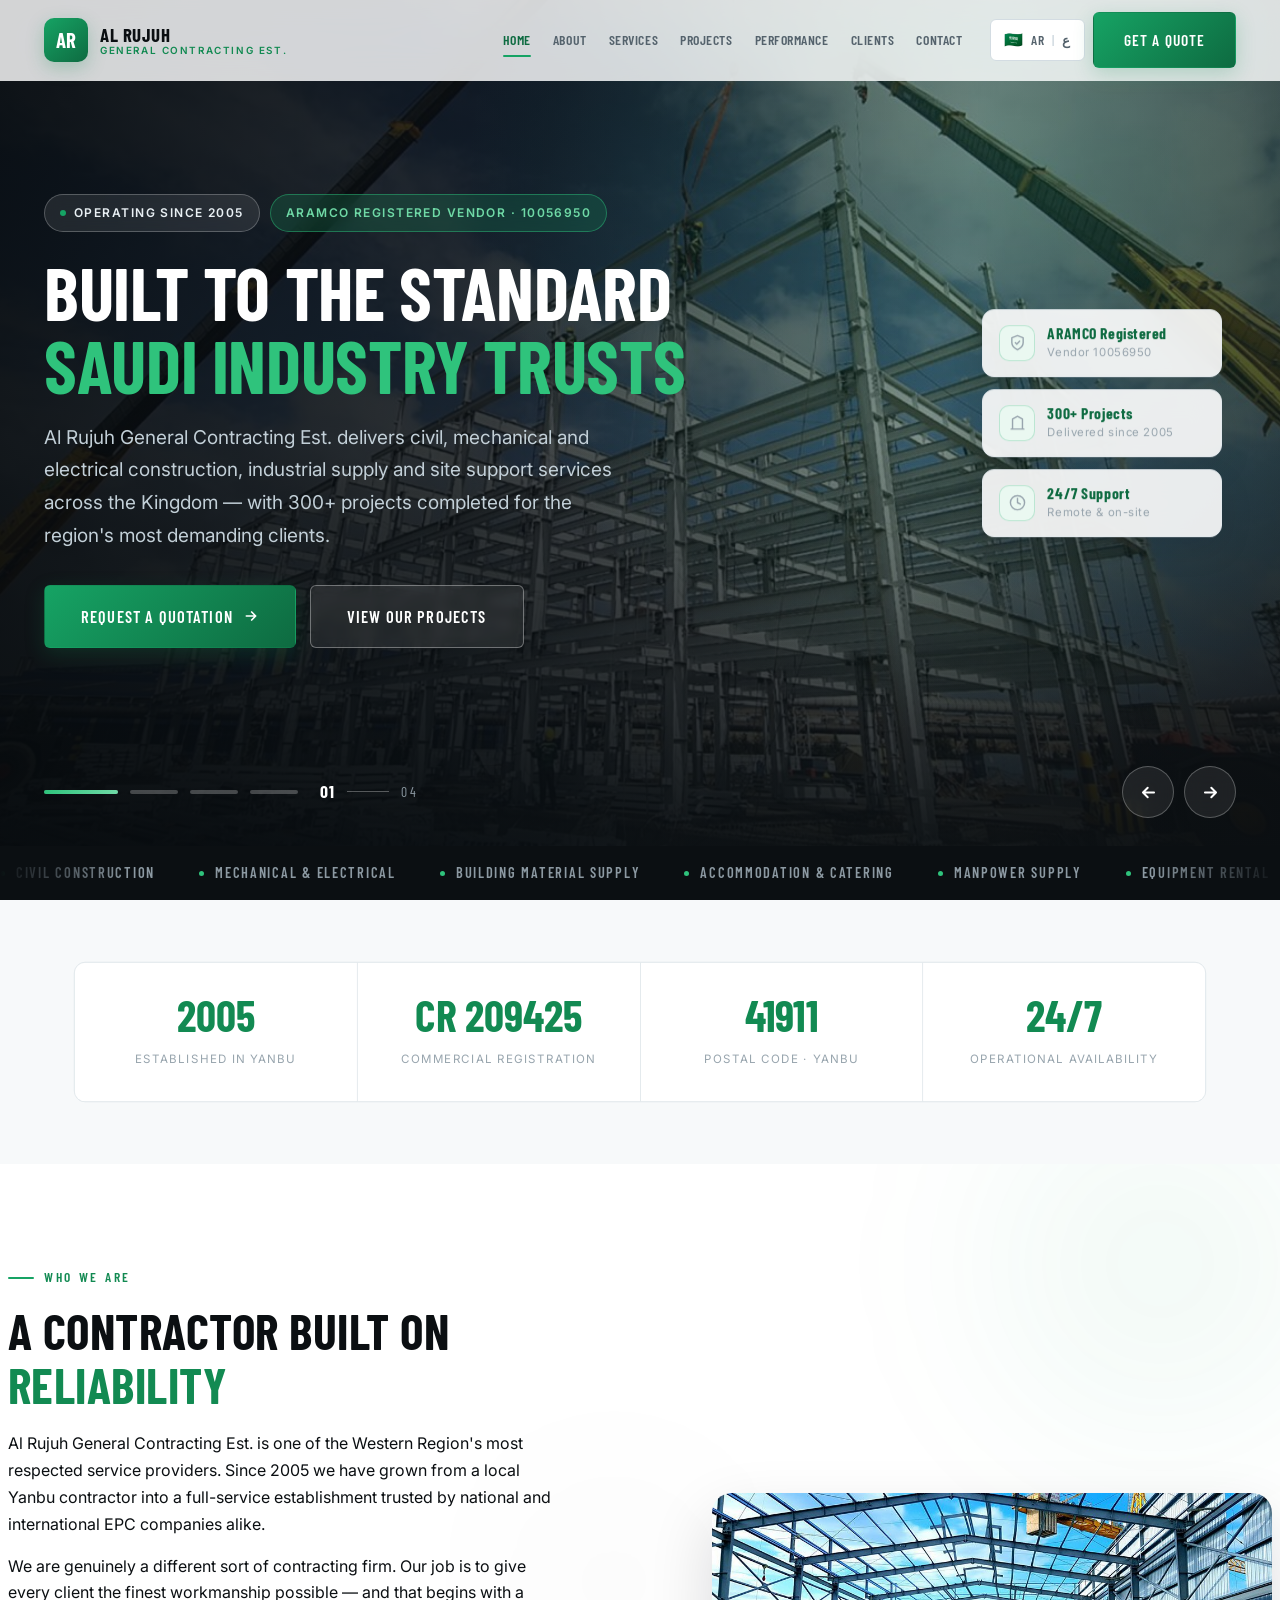
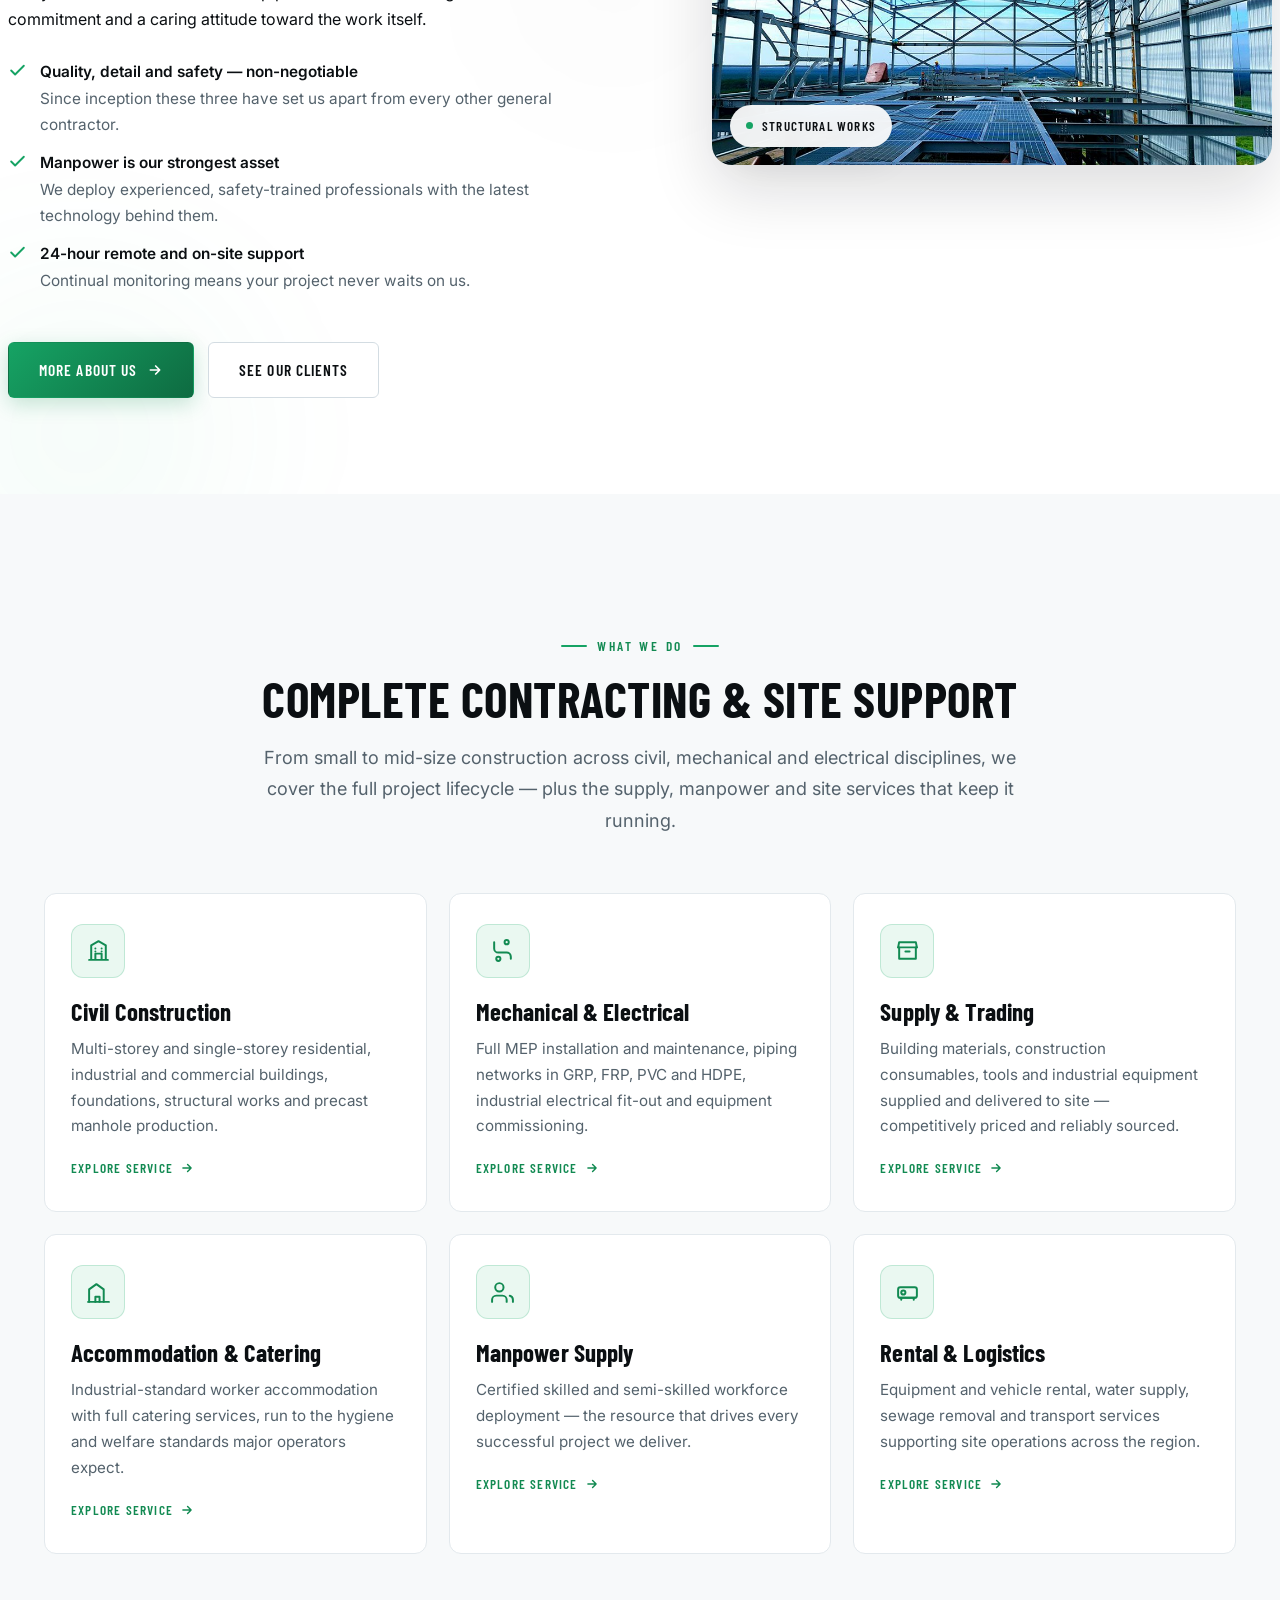
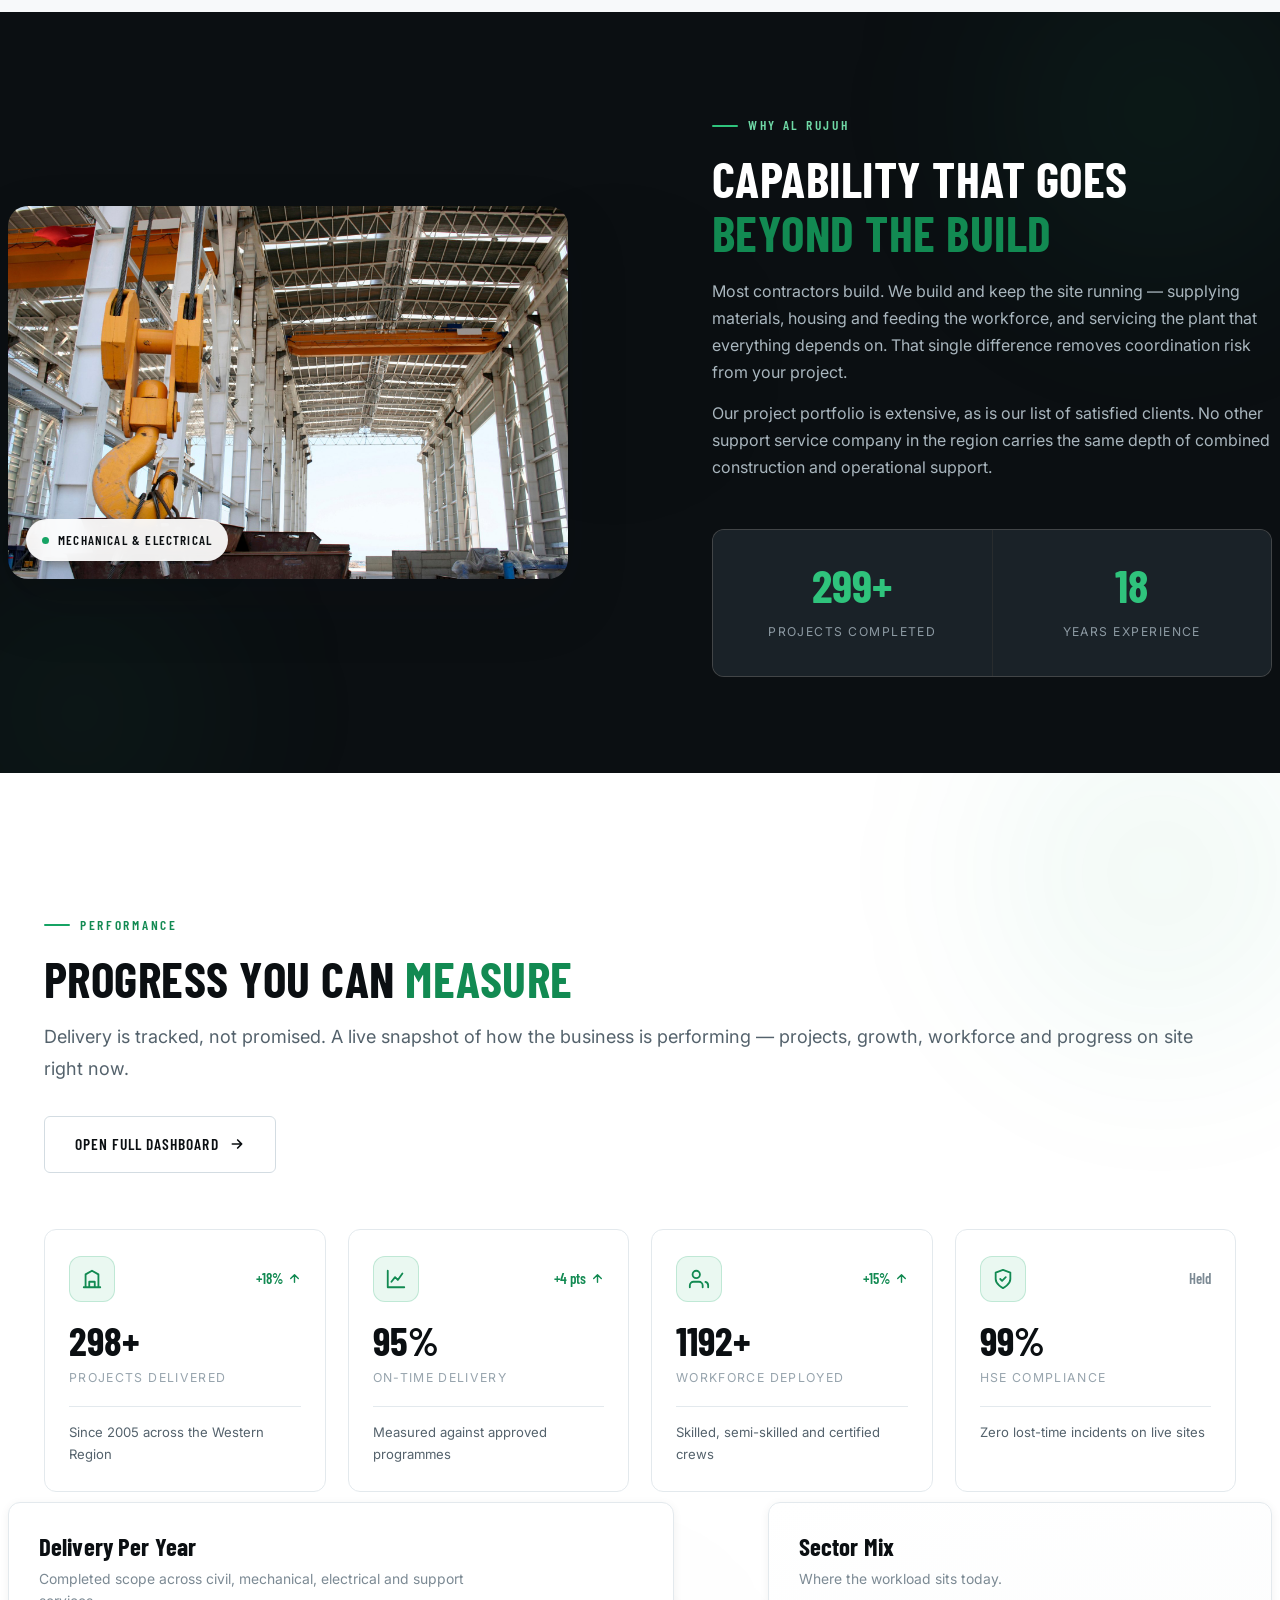
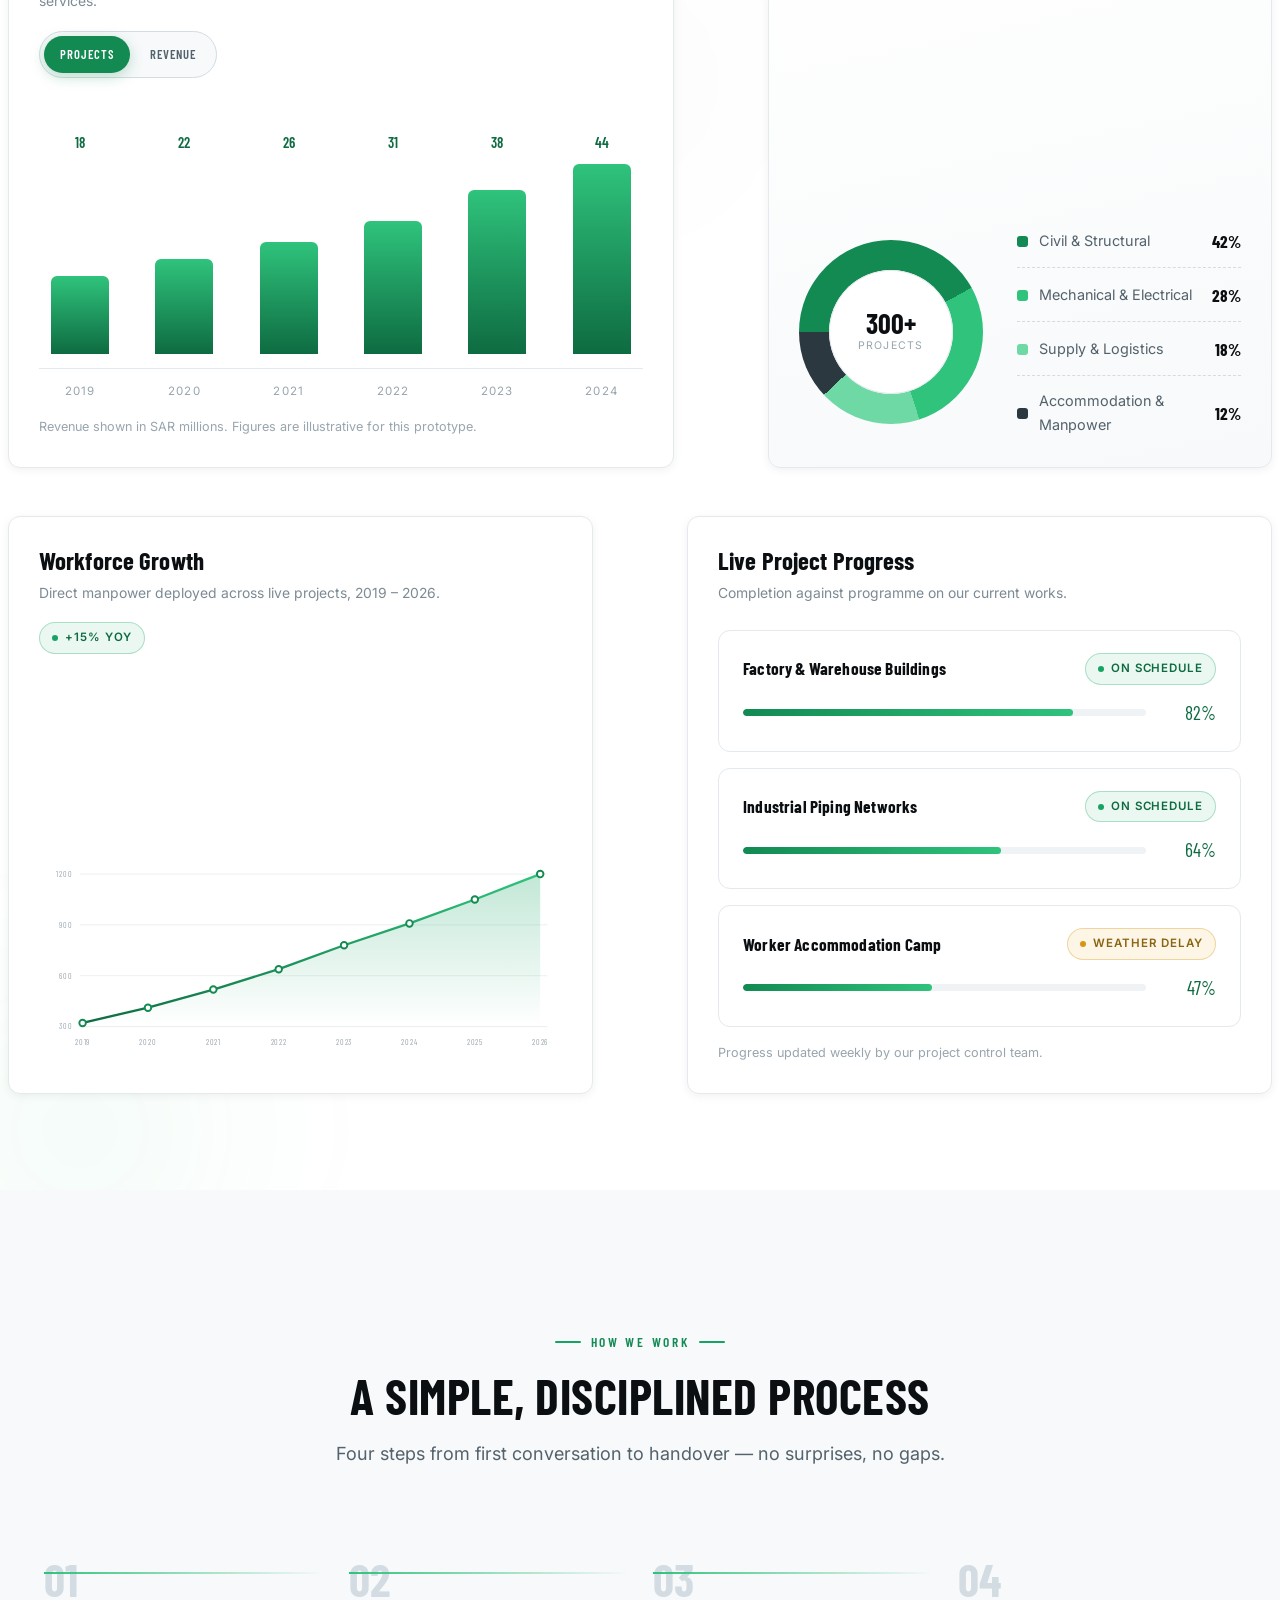
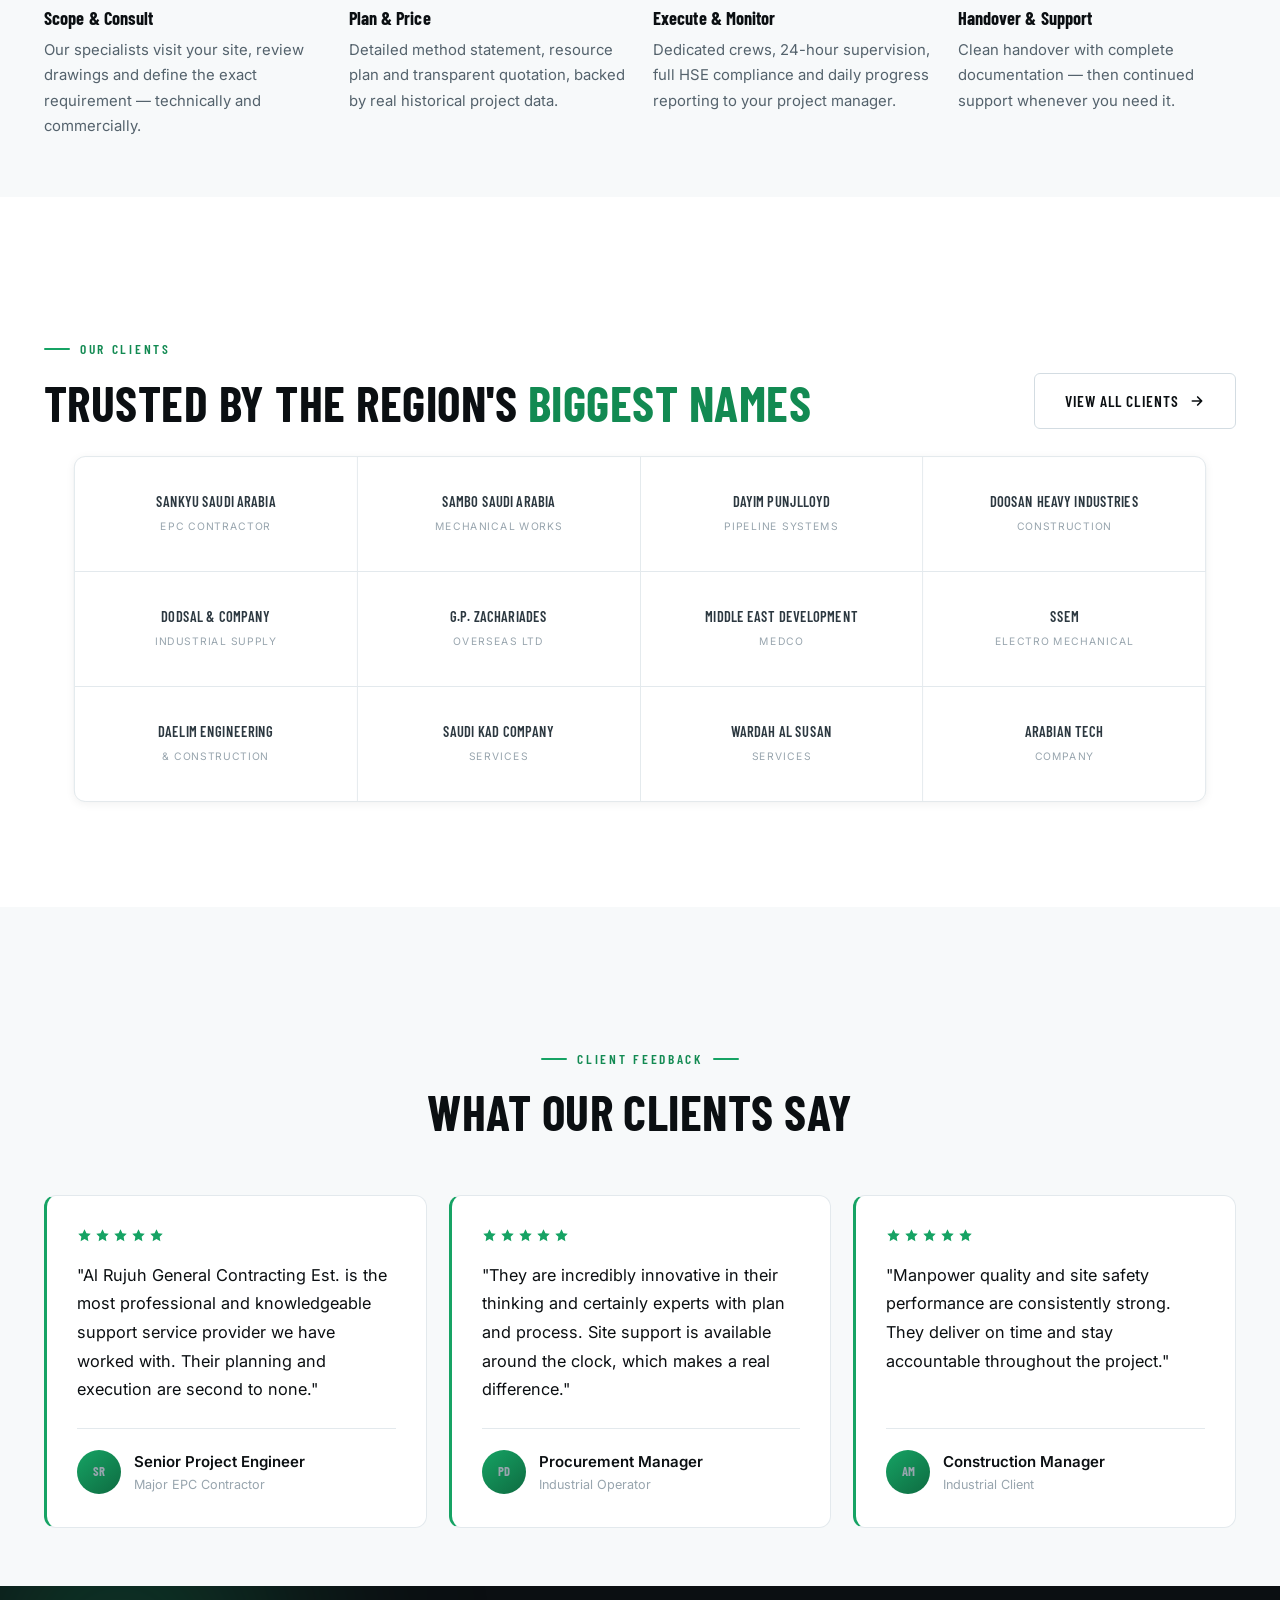
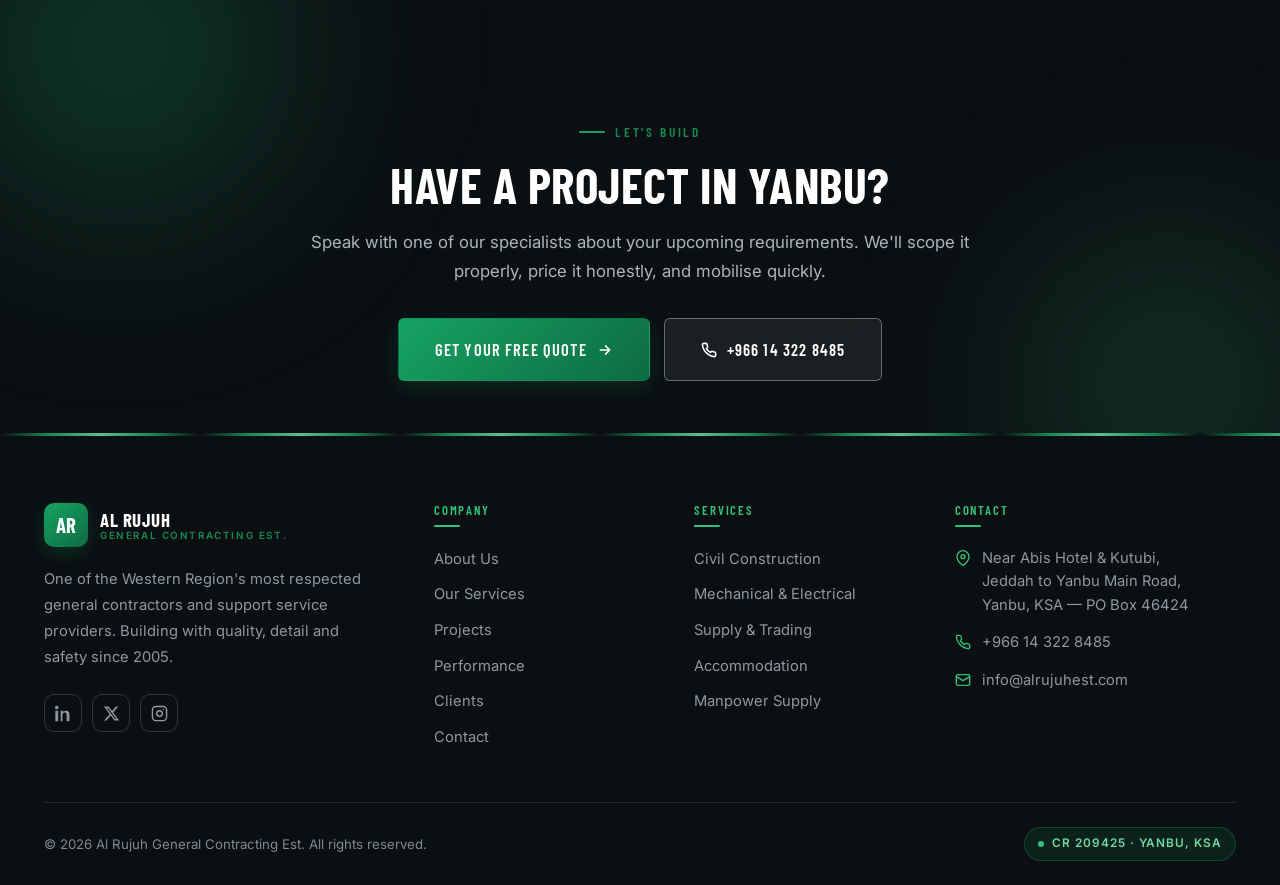
<file: index.html>
<!DOCTYPE html>
<html lang="en">
<head>
<meta charset="UTF-8">
<meta name="viewport" content="width=device-width, initial-scale=1">
<title>Al Rujuh General Contracting Est. | Civil, Mechanical &amp; Electrical Contractors in Yanbu, Saudi Arabia</title>
    <link rel="icon" type="image/svg+xml" href="favicon.svg">
<meta name="description" content="Al Rujuh General Contracting Est. — Yanbu-based general contractor since 2005. Civil, mechanical &amp; electrical construction, industrial supplies, accommodation with catering, and manpower supply. ARAMCO registered vendor 10056950.">
<meta name="keywords" content="general contracting Yanbu, civil construction Saudi Arabia, mechanical electrical contractor, industrial contracting, Al Rujuh, Yanbu contractor, ARAMCO vendor">
<link rel="preconnect" href="https://fonts.googleapis.com">
<link rel="preconnect" href="https://fonts.gstatic.com" crossorigin>
<link href="https://fonts.googleapis.com/css2?family=Barlow+Condensed:wght@500;600;700&family=Inter:wght@400;500;600;700&display=swap" rel="stylesheet">
<link rel="stylesheet" href="assets/css/style.css">
<link rel="stylesheet" href="assets/css/motion.css">
</head>
<body>

<div class="progress-bar" aria-hidden="true"></div>

<!-- ======================= HEADER ======================= -->
<header class="header">
  <div class="container header-inner">
    <a href="index.html" class="logo" aria-label="Al Rujuh General Contracting — Home">
      <span class="logo-mark"><span>AR</span></span>
      <span class="logo-txt"><b>Al Rujuh</b><i>General Contracting Est.</i></span>
    </a>

    <nav class="nav" aria-label="Main">
      <a href="index.html" class="active">Home</a>
      <a href="about.html">About</a>
      <a href="services.html">Services</a>
      <a href="projects.html">Projects</a>
      <a href="performance.html">Performance</a>
      <a href="clients.html">Clients</a>
      <a href="contact.html">Contact</a>
    </nav>

    <div class="header-actions">
      <button class="lang-btn" type="button" aria-label="Switch to Arabic — coming soon" title="Arabic version coming soon">
        <span class="flag" aria-hidden="true">🇸🇦</span><span>AR</span><span class="sep">|</span><span>ع</span>
      </button>
      <a href="contact.html" class="btn btn--green header-cta">Get a Quote</a>
      <button class="burger" type="button" aria-label="Open menu" aria-expanded="false">
        <span></span><span></span><span></span>
      </button>
    </div>
  </div>
</header>

<!-- ======================= MOBILE DRAWER ======================= -->
<div class="drawer" role="dialog" aria-label="Mobile navigation">
  <a href="index.html" class="active">Home <span>01</span></a>
  <a href="about.html">About <span>02</span></a>
  <a href="services.html">Services <span>03</span></a>
  <a href="projects.html">Projects <span>04</span></a>
  <a href="performance.html">Performance <span>05</span></a>
  <a href="clients.html">Clients <span>06</span></a>
  <a href="contact.html">Contact <span>07</span></a>
  <div class="drawer-foot">
    <a href="contact.html" class="btn btn--green btn--lg">Request a Quotation</a>
    <a href="tel:+966143228485" class="btn btn--outline btn--lg">+966 14 322 8485</a>
  </div>
</div>

<!-- ======================= HERO SLIDER ======================= -->
<section class="hero-slider" role="region" aria-roledescription="carousel" aria-label="Al Rujuh highlights" tabindex="0">
  <div class="hs__viewport">

    <article class="hs__slide is-active" aria-roledescription="slide" aria-label="Slide 1 of 4">
      <div class="hs__media"><img src="assets/img/site/hero-cranes.jpg" alt="Tower cranes over an industrial construction site in Yanbu"></div>
      <div class="container hs__inner">
        <div class="hs__content">
          <div class="hs__badges">
            <span class="badge"><span class="dot"></span> Operating since 2005</span>
            <span class="badge badge--green">ARAMCO Registered Vendor · 10056950</span>
          </div>
          <h1 class="hs__title">Built to the Standard<em>Saudi Industry Trusts</em></h1>
          <p class="hs__sub">
            Al Rujuh General Contracting Est. delivers civil, mechanical and electrical construction,
            industrial supply and site support services across the Kingdom — with 300+ projects completed
            for the region's most demanding clients.
          </p>
          <div class="hs__cta">
            <a href="contact.html" class="btn btn--green btn--lg">
              Request a Quotation
              <svg viewBox="0 0 24 24" fill="none" stroke="currentColor" stroke-width="2.5" stroke-linecap="round" stroke-linejoin="round"><path d="M5 12h14M13 6l6 6-6 6"/></svg>
            </a>
            <a href="projects.html" class="btn btn--ghost-light btn--lg">View Our Projects</a>
          </div>
        </div>
      </div>
    </article>

    <article class="hs__slide" aria-roledescription="slide" aria-label="Slide 2 of 4">
      <div class="hs__media"><img src="assets/img/site/structure.jpg" alt="Steel structural frame under construction"></div>
      <div class="container hs__inner">
        <div class="hs__content">
          <div class="hs__badges">
            <span class="badge"><span class="dot"></span> 300+ Projects Delivered</span>
            <span class="badge badge--green">CR 209425 · Yanbu, KSA</span>
          </div>
          <h2 class="hs__title">Eighteen Years<em>On Site, On Time</em></h2>
          <p class="hs__sub">
            From multi-storey buildings and industrial warehouses to pipeline networks and precast
            production — our portfolio is extensive and our list of satisfied clients keeps growing.
          </p>
          <div class="hs__cta">
            <a href="projects.html" class="btn btn--green btn--lg">
              Explore the Portfolio
              <svg viewBox="0 0 24 24" fill="none" stroke="currentColor" stroke-width="2.5" stroke-linecap="round" stroke-linejoin="round"><path d="M5 12h14M13 6l6 6-6 6"/></svg>
            </a>
            <a href="clients.html" class="btn btn--ghost-light btn--lg">See Our Clients</a>
          </div>
        </div>
      </div>
    </article>

    <article class="hs__slide" aria-roledescription="slide" aria-label="Slide 3 of 4">
      <div class="hs__media"><img src="assets/img/site/mep-crane.jpg" alt="Industrial piping and mechanical installation works"></div>
      <div class="container hs__inner">
        <div class="hs__content">
          <div class="hs__badges">
            <span class="badge"><span class="dot"></span> Civil · Mechanical · Electrical</span>
            <span class="badge badge--green">24/7 Site Support</span>
          </div>
          <h2 class="hs__title">One Team Across<em>Every Discipline</em></h2>
          <p class="hs__sub">
            GRP, FRP, PVC and HDPE piping, industrial electrical fit-out, commissioning and
            maintenance — executed by crews that stay accountable through handover.
          </p>
          <div class="hs__cta">
            <a href="services.html" class="btn btn--green btn--lg">
              Our Capabilities
              <svg viewBox="0 0 24 24" fill="none" stroke="currentColor" stroke-width="2.5" stroke-linecap="round" stroke-linejoin="round"><path d="M5 12h14M13 6l6 6-6 6"/></svg>
            </a>
            <a href="performance.html" class="btn btn--ghost-light btn--lg">See Our Performance</a>
          </div>
        </div>
      </div>
    </article>

    <article class="hs__slide" aria-roledescription="slide" aria-label="Slide 4 of 4">
      <div class="hs__media"><img src="assets/img/site/warehouse.jpg" alt="Completed industrial warehouse building"></div>
      <div class="container hs__inner">
        <div class="hs__content">
          <div class="hs__badges">
            <span class="badge"><span class="dot"></span> Supply &amp; Logistics</span>
            <span class="badge badge--green">Accommodation · Catering · Manpower</span>
          </div>
          <h2 class="hs__title">Support That Keeps<em>Your Site Running</em></h2>
          <p class="hs__sub">
            Materials, tools and equipment delivered to site, industrial-standard worker accommodation
            with full catering, and certified manpower on demand — all from one accountable partner.
          </p>
          <div class="hs__cta">
            <a href="services.html#supply" class="btn btn--green btn--lg">
              Supply &amp; Support
              <svg viewBox="0 0 24 24" fill="none" stroke="currentColor" stroke-width="2.5" stroke-linecap="round" stroke-linejoin="round"><path d="M5 12h14M13 6l6 6-6 6"/></svg>
            </a>
            <a href="contact.html" class="btn btn--ghost-light btn--lg">Talk to Us</a>
          </div>
        </div>
      </div>
    </article>

  </div>

  <div class="hs__float">
    <div class="float-card">
      <span class="float-card__icon"><svg viewBox="0 0 24 24" fill="none" stroke="currentColor" stroke-width="2" stroke-linecap="round" stroke-linejoin="round"><path d="M9 12l2 2 4-4"/><path d="M12 22s8-4 8-10V5l-8-3-8 3v7c0 6 8 10 8 10z"/></svg></span>
      <span><b>ARAMCO Registered</b><span>Vendor 10056950</span></span>
    </div>
    <div class="float-card">
      <span class="float-card__icon"><svg viewBox="0 0 24 24" fill="none" stroke="currentColor" stroke-width="2" stroke-linecap="round" stroke-linejoin="round"><path d="M3 21h18M5 21V7l7-4 7 4v14"/></svg></span>
      <span><b>300+ Projects</b><span>Delivered since 2005</span></span>
    </div>
    <div class="float-card">
      <span class="float-card__icon"><svg viewBox="0 0 24 24" fill="none" stroke="currentColor" stroke-width="2" stroke-linecap="round" stroke-linejoin="round"><circle cx="12" cy="12" r="10"/><path d="M12 6v6l4 2"/></svg></span>
      <span><b>24/7 Support</b><span>Remote &amp; on-site</span></span>
    </div>
  </div>

  <div class="hs__foot">
    <div class="container hs__foot-inner">
      <div class="hs__dots" role="tablist" aria-label="Choose slide">
        <button class="hs__dot is-active" type="button" role="tab" aria-selected="true" aria-label="Go to slide 1"></button>
        <button class="hs__dot" type="button" role="tab" aria-selected="false" aria-label="Go to slide 2"></button>
        <button class="hs__dot" type="button" role="tab" aria-selected="false" aria-label="Go to slide 3"></button>
        <button class="hs__dot" type="button" role="tab" aria-selected="false" aria-label="Go to slide 4"></button>
      </div>
      <div class="hs__count"><b data-hs-current>01</b><i></i><span>04</span></div>
      <div class="hs__arrows">
        <button class="hs__arrow hs__arrow--prev" type="button" aria-label="Previous slide">
          <svg viewBox="0 0 24 24" fill="none" stroke="currentColor" stroke-width="2.5" stroke-linecap="round" stroke-linejoin="round"><path d="M19 12H5M11 18l-6-6 6-6"/></svg>
        </button>
        <button class="hs__arrow hs__arrow--next" type="button" aria-label="Next slide">
          <svg viewBox="0 0 24 24" fill="none" stroke="currentColor" stroke-width="2.5" stroke-linecap="round" stroke-linejoin="round"><path d="M5 12h14M13 6l6 6-6 6"/></svg>
        </button>
      </div>
    </div>
  </div>
</section>

<!-- ======================= TICKER ======================= -->
<div class="ticker" aria-hidden="true">
  <div class="ticker__track">
    <span>Civil Construction</span><span>Mechanical &amp; Electrical</span><span>Building Material Supply</span>
    <span>Accommodation &amp; Catering</span><span>Manpower Supply</span><span>Equipment Rental</span>
    <span>Water Supply</span><span>Sewage Removal</span><span>Pipeline Projects</span>
    <span>Precast Manholes</span><span>Commercial Fit-Out</span><span>Industrial Support</span>
    <span>Civil Construction</span><span>Mechanical &amp; Electrical</span><span>Building Material Supply</span>
    <span>Accommodation &amp; Catering</span><span>Manpower Supply</span><span>Equipment Rental</span>
    <span>Water Supply</span><span>Sewage Removal</span><span>Pipeline Projects</span>
    <span>Precast Manholes</span><span>Commercial Fit-Out</span><span>Industrial Support</span>
  </div>
</div>

<!-- ======================= TRUST BAR ======================= -->
<section class="section section--tight section--alt">
  <div class="container">
    <div class="stats-strip reveal" data-anim="scale">
      <div><b>2005</b><span>Established in Yanbu</span></div>
      <div><b>CR 209425</b><span>Commercial Registration</span></div>
      <div><b>41911</b><span>Postal Code · Yanbu</span></div>
      <div><b>24/7</b><span>Operational Availability</span></div>
    </div>
  </div>
</section>

<!-- ======================= INTRO / SPLIT ======================= -->
<section class="section section--flow">
  <div class="flow-bg"><i></i><i></i><i></i></div>
  <div class="container split">
    <div class="reveal" data-anim="left">
      <span class="eyebrow">Who We Are</span>
      <h2>A Contractor Built on <span class="hl">Reliability</span></h2>
      <p>
        Al Rujuh General Contracting Est. is one of the Western Region's most respected service
        providers. Since 2005 we have grown from a local Yanbu contractor into a full-service
        establishment trusted by national and international EPC companies alike.
      </p>
      <p>
        We are genuinely a different sort of contracting firm. Our job is to give every client the
        finest workmanship possible — and that begins with a commitment and a caring attitude toward
        the work itself.
      </p>

      <ul class="checklist mt-3">
        <li>
          <svg viewBox="0 0 24 24" fill="none" stroke="currentColor" stroke-width="2.4" stroke-linecap="round" stroke-linejoin="round"><path d="M20 6L9 17l-5-5"/></svg>
          <span><b>Quality, detail and safety — non-negotiable</b>Since inception these three have set us apart from every other general contractor.</span>
        </li>
        <li>
          <svg viewBox="0 0 24 24" fill="none" stroke="currentColor" stroke-width="2.4" stroke-linecap="round" stroke-linejoin="round"><path d="M20 6L9 17l-5-5"/></svg>
          <span><b>Manpower is our strongest asset</b>We deploy experienced, safety-trained professionals with the latest technology behind them.</span>
        </li>
        <li>
          <svg viewBox="0 0 24 24" fill="none" stroke="currentColor" stroke-width="2.4" stroke-linecap="round" stroke-linejoin="round"><path d="M20 6L9 17l-5-5"/></svg>
          <span><b>24-hour remote and on-site support</b>Continual monitoring means your project never waits on us.</span>
        </li>
      </ul>

      <div class="btn-row mt-4">
        <a href="about.html" class="btn btn--green">
          More About Us
          <svg viewBox="0 0 24 24" fill="none" stroke="currentColor" stroke-width="2.5" stroke-linecap="round" stroke-linejoin="round"><path d="M5 12h14M13 6l6 6-6 6"/></svg>
        </a>
        <a href="clients.html" class="btn btn--outline">See Our Clients</a>
      </div>
    </div>

    <div class="split__media reveal" data-anim="right">
      <img src="assets/img/site/structure.jpg" alt="Steel structural frame under construction">
      <span class="photo-chip"><span class="dot"></span> Structural Works</span>
    </div>
  </div>
</section>

<!-- ======================= SERVICES ======================= -->
<section class="section section--alt">
  <div class="container">
    <div class="sec-head sec-head--center reveal" data-anim="up">
      <span class="eyebrow">What We Do</span>
      <h2>Complete Contracting &amp; Site Support</h2>
      <p class="lead">
        From small to mid-size construction across civil, mechanical and electrical disciplines,
        we cover the full project lifecycle — plus the supply, manpower and site services that keep
        it running.
      </p>
    </div>

    <div class="grid grid--3">
      <article class="card reveal" data-anim="up">
        <div class="card__icon">
          <svg viewBox="0 0 24 24" fill="none" stroke="currentColor" stroke-width="1.9" stroke-linecap="round" stroke-linejoin="round"><path d="M3 21h18M5 21V7l7-4 7 4v14M9 21v-6h6v6"/><path d="M9 10h.01M15 10h.01M9 13h.01M15 13h.01"/></svg>
        </div>
        <h3>Civil Construction</h3>
        <p>Multi-storey and single-storey residential, industrial and commercial buildings, foundations, structural works and precast manhole production.</p>
        <a href="services.html#civil" class="card__more">Explore service
          <svg viewBox="0 0 24 24" fill="none" stroke="currentColor" stroke-width="2.5" stroke-linecap="round" stroke-linejoin="round"><path d="M5 12h14M13 6l6 6-6 6"/></svg>
        </a>
      </article>

      <article class="card reveal" data-anim="up" data-delay="1">
        <div class="card__icon">
          <svg viewBox="0 0 24 24" fill="none" stroke="currentColor" stroke-width="1.9" stroke-linecap="round" stroke-linejoin="round"><path d="M4 4v6a4 4 0 004 4h8a4 4 0 014 4v2"/><circle cx="8" cy="20" r="2"/><circle cx="16" cy="4" r="2"/></svg>
        </div>
        <h3>Mechanical &amp; Electrical</h3>
        <p>Full MEP installation and maintenance, piping networks in GRP, FRP, PVC and HDPE, industrial electrical fit-out and equipment commissioning.</p>
        <a href="services.html#mep" class="card__more">Explore service
          <svg viewBox="0 0 24 24" fill="none" stroke="currentColor" stroke-width="2.5" stroke-linecap="round" stroke-linejoin="round"><path d="M5 12h14M13 6l6 6-6 6"/></svg>
        </a>
      </article>

      <article class="card reveal" data-anim="up" data-delay="2">
        <div class="card__icon">
          <svg viewBox="0 0 24 24" fill="none" stroke="currentColor" stroke-width="1.9" stroke-linecap="round" stroke-linejoin="round"><path d="M3 9l1-5h16l1 5"/><path d="M4 9v11h16V9"/><path d="M3 9h18"/><path d="M10 13h4"/></svg>
        </div>
        <h3>Supply &amp; Trading</h3>
        <p>Building materials, construction consumables, tools and industrial equipment supplied and delivered to site — competitively priced and reliably sourced.</p>
        <a href="services.html#supply" class="card__more">Explore service
          <svg viewBox="0 0 24 24" fill="none" stroke="currentColor" stroke-width="2.5" stroke-linecap="round" stroke-linejoin="round"><path d="M5 12h14M13 6l6 6-6 6"/></svg>
        </a>
      </article>

      <article class="card reveal" data-anim="up">
        <div class="card__icon">
          <svg viewBox="0 0 24 24" fill="none" stroke="currentColor" stroke-width="1.9" stroke-linecap="round" stroke-linejoin="round"><path d="M3 21V9l7-5 7 5v12"/><path d="M2 21h20"/><path d="M9 21v-5h4v5"/></svg>
        </div>
        <h3>Accommodation &amp; Catering</h3>
        <p>Industrial-standard worker accommodation with full catering services, run to the hygiene and welfare standards major operators expect.</p>
        <a href="services.html#accommodation" class="card__more">Explore service
          <svg viewBox="0 0 24 24" fill="none" stroke="currentColor" stroke-width="2.5" stroke-linecap="round" stroke-linejoin="round"><path d="M5 12h14M13 6l6 6-6 6"/></svg>
        </a>
      </article>

      <article class="card reveal" data-anim="up" data-delay="1">
        <div class="card__icon">
          <svg viewBox="0 0 24 24" fill="none" stroke="currentColor" stroke-width="1.9" stroke-linecap="round" stroke-linejoin="round"><path d="M16 21v-2a4 4 0 00-4-4H6a4 4 0 00-4 4v2"/><circle cx="9" cy="7" r="4"/><path d="M22 21v-2a4 4 0 00-3-3.87"/></svg>
        </div>
        <h3>Manpower Supply</h3>
        <p>Certified skilled and semi-skilled workforce deployment — the resource that drives every successful project we deliver.</p>
        <a href="services.html#manpower" class="card__more">Explore service
          <svg viewBox="0 0 24 24" fill="none" stroke="currentColor" stroke-width="2.5" stroke-linecap="round" stroke-linejoin="round"><path d="M5 12h14M13 6l6 6-6 6"/></svg>
        </a>
      </article>

      <article class="card reveal" data-anim="up" data-delay="2">
        <div class="card__icon">
          <svg viewBox="0 0 24 24" fill="none" stroke="currentColor" stroke-width="1.9" stroke-linecap="round" stroke-linejoin="round"><path d="M5 17h14M6 17v2M18 17v2"/><rect x="3" y="7" width="18" height="10" rx="2"/><circle cx="8" cy="12" r="2"/></svg>
        </div>
        <h3>Rental &amp; Logistics</h3>
        <p>Equipment and vehicle rental, water supply, sewage removal and transport services supporting site operations across the region.</p>
        <a href="services.html#rentals" class="card__more">Explore service
          <svg viewBox="0 0 24 24" fill="none" stroke="currentColor" stroke-width="2.5" stroke-linecap="round" stroke-linejoin="round"><path d="M5 12h14M13 6l6 6-6 6"/></svg>
        </a>
      </article>
    </div>
  </div>
</section>

<!-- ======================= CAPABILITY / DARK ======================= -->
<section class="section section--dark section--flow">
  <div class="flow-bg"><i></i><i></i><i></i></div>
  <div class="container split split--reverse">
    <div class="split__media reveal" data-anim="left">
      <img src="assets/img/site/mep-crane.jpg" alt="Industrial piping and mechanical installation">
      <span class="photo-chip"><span class="dot"></span> Mechanical &amp; Electrical</span>
    </div>
    <div class="reveal" data-anim="right">
      <span class="eyebrow">Why Al Rujuh</span>
      <h2>Capability That Goes <span class="hl">Beyond the Build</span></h2>
      <p>
        Most contractors build. We build and keep the site running — supplying materials, housing
        and feeding the workforce, and servicing the plant that everything depends on. That single
        difference removes coordination risk from your project.
      </p>
      <p>
        Our project portfolio is extensive, as is our list of satisfied clients. No other support
        service company in the region carries the same depth of combined construction and
        operational support.
      </p>

      <div class="stats-strip mt-4" style="grid-template-columns:repeat(2,1fr)">
        <div><b data-count="300" data-suffix="+">0</b><span>Projects Completed</span></div>
        <div><b data-count="18">0</b><span>Years Experience</span></div>
      </div>
    </div>
  </div>
</section>

<!-- ======================= PERFORMANCE SNAPSHOT ======================= -->
<section class="section section--flow" id="performance-snapshot">
  <div class="flow-bg"><i></i><i></i><i></i></div>
  <div class="container">
    <div class="sec-head sec-head--split reveal" data-anim="up">
      <div>
        <span class="eyebrow">Performance</span>
        <h2>Progress You Can <span class="hl">Measure</span></h2>
        <p class="lead">
          Delivery is tracked, not promised. A live snapshot of how the business is performing —
          projects, growth, workforce and progress on site right now.
        </p>
      </div>
      <a href="performance.html" class="btn btn--outline">
        Open Full Dashboard
        <svg viewBox="0 0 24 24" fill="none" stroke="currentColor" stroke-width="2.5" stroke-linecap="round" stroke-linejoin="round"><path d="M5 12h14M13 6l6 6-6 6"/></svg>
      </a>
    </div>

    <div class="kpi-grid reveal" data-anim="up" data-delay="1">
      <article class="kpi-card">
        <div class="kpi-card__top">
          <span class="kpi-card__icon"><svg viewBox="0 0 24 24" fill="none" stroke="currentColor" stroke-width="2" stroke-linecap="round" stroke-linejoin="round"><path d="M3 21h18M5 21V7l7-4 7 4v14M9 21v-6h6v6"/></svg></span>
          <span class="trend trend--up">+18%<svg viewBox="0 0 24 24" fill="none" stroke="currentColor" stroke-width="2.6" stroke-linecap="round" stroke-linejoin="round"><path d="M12 19V5M5 12l7-7 7 7"/></svg></span>
        </div>
        <b data-count="300" data-suffix="+">0</b>
        <p>Projects Delivered</p>
        <div class="kpi-card__foot">Since 2005 across the Western Region</div>
      </article>

      <article class="kpi-card">
        <div class="kpi-card__top">
          <span class="kpi-card__icon"><svg viewBox="0 0 24 24" fill="none" stroke="currentColor" stroke-width="2" stroke-linecap="round" stroke-linejoin="round"><path d="M3 3v18h18"/><path d="M7 15l4-5 3 3 5-7"/></svg></span>
          <span class="trend trend--up">+4 pts<svg viewBox="0 0 24 24" fill="none" stroke="currentColor" stroke-width="2.6" stroke-linecap="round" stroke-linejoin="round"><path d="M12 19V5M5 12l7-7 7 7"/></svg></span>
        </div>
        <b data-count="96" data-suffix="%">0</b>
        <p>On-Time Delivery</p>
        <div class="kpi-card__foot">Measured against approved programmes</div>
      </article>

      <article class="kpi-card">
        <div class="kpi-card__top">
          <span class="kpi-card__icon"><svg viewBox="0 0 24 24" fill="none" stroke="currentColor" stroke-width="2" stroke-linecap="round" stroke-linejoin="round"><path d="M16 21v-2a4 4 0 00-4-4H6a4 4 0 00-4 4v2"/><circle cx="9" cy="7" r="4"/><path d="M22 21v-2a4 4 0 00-3-3.87"/></svg></span>
          <span class="trend trend--up">+15%<svg viewBox="0 0 24 24" fill="none" stroke="currentColor" stroke-width="2.6" stroke-linecap="round" stroke-linejoin="round"><path d="M12 19V5M5 12l7-7 7 7"/></svg></span>
        </div>
        <b data-count="1200" data-suffix="+">0</b>
        <p>Workforce Deployed</p>
        <div class="kpi-card__foot">Skilled, semi-skilled and certified crews</div>
      </article>

      <article class="kpi-card">
        <div class="kpi-card__top">
          <span class="kpi-card__icon"><svg viewBox="0 0 24 24" fill="none" stroke="currentColor" stroke-width="2" stroke-linecap="round" stroke-linejoin="round"><path d="M9 12l2 2 4-4"/><path d="M12 22s8-4 8-10V5l-8-3-8 3v7c0 6 8 10 8 10z"/></svg></span>
          <span class="trend trend--flat">Held</span>
        </div>
        <b data-count="100" data-suffix="%">0</b>
        <p>HSE Compliance</p>
        <div class="kpi-card__foot">Zero lost-time incidents on live sites</div>
      </article>
    </div>

    <div class="chart-grid chart-grid--2 mt-4">
      <div class="chart-card reveal" data-anim="left">
        <div class="chart-card__head">
          <div>
            <h3>Delivery Per Year</h3>
            <p>Completed scope across civil, mechanical, electrical and support services.</p>
          </div>
          <div class="seg" data-seg-target="[data-chart='home-annual']">
            <button type="button" class="active" data-view="projects">Projects</button>
            <button type="button" data-view="revenue">Revenue</button>
          </div>
        </div>
        <div class="chart-card__body">
          <div class="bar-chart" data-chart="home-annual" data-chart-label="Delivery per year"
               data-view="projects"
               data-set-projects="18,22,26,31,38,44"
               data-set-revenue="3.1,4.2,5.6,7.4,9.2,11.5"
               data-unit-revenue="M" role="img">
            <div class="bar-col"><span class="bar-col__val">18</span><span class="bar-col__track"><span class="bar-col__fill"></span></span></div>
            <div class="bar-col"><span class="bar-col__val">22</span><span class="bar-col__track"><span class="bar-col__fill"></span></span></div>
            <div class="bar-col"><span class="bar-col__val">26</span><span class="bar-col__track"><span class="bar-col__fill"></span></span></div>
            <div class="bar-col"><span class="bar-col__val">31</span><span class="bar-col__track"><span class="bar-col__fill"></span></span></div>
            <div class="bar-col"><span class="bar-col__val">38</span><span class="bar-col__track"><span class="bar-col__fill"></span></span></div>
            <div class="bar-col"><span class="bar-col__val">44</span><span class="bar-col__track"><span class="bar-col__fill"></span></span></div>
          </div>
          <div class="bar-axis"><span>2019</span><span>2020</span><span>2021</span><span>2022</span><span>2023</span><span>2024</span></div>
        </div>
        <p class="chart-note">Revenue shown in SAR millions. Figures are illustrative for this prototype.</p>
      </div>

      <div class="chart-card chart-card--tint reveal" data-anim="right">
        <div class="chart-card__head">
          <div>
            <h3>Sector Mix</h3>
            <p>Where the workload sits today.</p>
          </div>
        </div>
        <div class="chart-card__body">
          <div class="donut-wrap">
            <div class="donut" style="background:conic-gradient(from -90deg,var(--green-600) 0 42%,var(--green-400) 0 70%,var(--green-300) 0 88%,var(--ink-3) 0 100%)" role="img" aria-label="Sector mix: civil 42%, mechanical and electrical 28%, supply and logistics 18%, support services 12%">
              <span class="donut__center"><b>300+</b><span>Projects</span></span>
            </div>
            <div class="donut-legend">
              <div class="dl-row"><i class="sw-1"></i><span>Civil &amp; Structural</span><b>42%</b></div>
              <div class="dl-row"><i class="sw-2"></i><span>Mechanical &amp; Electrical</span><b>28%</b></div>
              <div class="dl-row"><i class="sw-3"></i><span>Supply &amp; Logistics</span><b>18%</b></div>
              <div class="dl-row"><i class="sw-4"></i><span>Accommodation &amp; Manpower</span><b>12%</b></div>
            </div>
          </div>
        </div>
      </div>
    </div>

    <div class="chart-grid chart-grid--even mt-4">
      <div class="chart-card reveal" data-anim="left">
        <div class="chart-card__head">
          <div>
            <h3>Workforce Growth</h3>
            <p>Direct manpower deployed across live projects, 2019 – 2026.</p>
          </div>
          <span class="pill"><span class="dot"></span> +15% YoY</span>
        </div>
        <div class="chart-card__body">
          <svg class="line-chart" viewBox="0 0 720 300" role="img" aria-label="Workforce growth from 320 people in 2019 to 1200 in 2026">
            <defs>
              <linearGradient id="lcGrad" x1="0" y1="0" x2="1" y2="0">
                <stop offset="0" stop-color="#0E6B41"/>
                <stop offset="1" stop-color="#2FC37C"/>
              </linearGradient>
              <linearGradient id="lcArea" x1="0" y1="0" x2="0" y2="1">
                <stop offset="0" stop-color="#16A364" stop-opacity=".26"/>
                <stop offset="1" stop-color="#16A364" stop-opacity="0"/>
              </linearGradient>
            </defs>
            <line class="lc-grid" x1="56" y1="40" x2="700" y2="40"/>
            <line class="lc-grid" x1="56" y1="110" x2="700" y2="110"/>
            <line class="lc-grid" x1="56" y1="180" x2="700" y2="180"/>
            <line class="lc-grid" x1="56" y1="250" x2="700" y2="250"/>
            <text class="lc-axis" x="46" y="44" text-anchor="end">1200</text>
            <text class="lc-axis" x="46" y="114" text-anchor="end">900</text>
            <text class="lc-axis" x="46" y="184" text-anchor="end">600</text>
            <text class="lc-axis" x="46" y="254" text-anchor="end">300</text>
            <path class="lc-area" d="M60,245 L150,224 L240,199 L330,171 L420,138 L510,108 L600,75 L690,40 L690,250 L60,250 Z"/>
            <path class="lc-line" pathLength="1" d="M60,245 L150,224 L240,199 L330,171 L420,138 L510,108 L600,75 L690,40"/>
            <circle class="lc-dot" cx="60" cy="245" r="4.5"/>
            <circle class="lc-dot" cx="150" cy="224" r="4.5"/>
            <circle class="lc-dot" cx="240" cy="199" r="4.5"/>
            <circle class="lc-dot" cx="330" cy="171" r="4.5"/>
            <circle class="lc-dot" cx="420" cy="138" r="4.5"/>
            <circle class="lc-dot" cx="510" cy="108" r="4.5"/>
            <circle class="lc-dot" cx="600" cy="75" r="4.5"/>
            <circle class="lc-dot" cx="690" cy="40" r="4.5"/>
            <text class="lc-axis" x="60" y="276" text-anchor="middle">2019</text>
            <text class="lc-axis" x="150" y="276" text-anchor="middle">2020</text>
            <text class="lc-axis" x="240" y="276" text-anchor="middle">2021</text>
            <text class="lc-axis" x="330" y="276" text-anchor="middle">2022</text>
            <text class="lc-axis" x="420" y="276" text-anchor="middle">2023</text>
            <text class="lc-axis" x="510" y="276" text-anchor="middle">2024</text>
            <text class="lc-axis" x="600" y="276" text-anchor="middle">2025</text>
            <text class="lc-axis" x="690" y="276" text-anchor="middle">2026</text>
          </svg>
        </div>
      </div>

      <div class="chart-card reveal" data-anim="right">
        <div class="chart-card__head">
          <div>
            <h3>Live Project Progress</h3>
            <p>Completion against programme on our current works.</p>
          </div>
        </div>
        <div class="chart-card__body">
          <div class="prog-list">
            <div class="prog-item">
              <div class="prog-item__head">
                <b>Factory &amp; Warehouse Buildings</b>
                <span class="pill"><span class="dot"></span> On Schedule</span>
              </div>
              <div class="prog-item__bar">
                <div class="bar-track"><div class="bar-fill" style="--w:82%"></div></div>
                <span class="prog-item__pct">82%</span>
              </div>
            </div>
            <div class="prog-item">
              <div class="prog-item__head">
                <b>Industrial Piping Networks</b>
                <span class="pill"><span class="dot"></span> On Schedule</span>
              </div>
              <div class="prog-item__bar">
                <div class="bar-track"><div class="bar-fill" style="--w:64%"></div></div>
                <span class="prog-item__pct">64%</span>
              </div>
            </div>
            <div class="prog-item">
              <div class="prog-item__head">
                <b>Worker Accommodation Camp</b>
                <span class="pill pill--amber"><span class="dot"></span> Weather Delay</span>
              </div>
              <div class="prog-item__bar">
                <div class="bar-track"><div class="bar-fill" style="--w:47%"></div></div>
                <span class="prog-item__pct">47%</span>
              </div>
            </div>
          </div>
        </div>
        <p class="chart-note">Progress updated weekly by our project control team.</p>
      </div>
    </div>


  </div>
</section>

<!-- ======================= PROCESS ======================= -->
<section class="section section--alt">
  <div class="container">
    <div class="sec-head sec-head--center reveal" data-anim="up">
      <span class="eyebrow">How We Work</span>
      <h2>A Simple, Disciplined Process</h2>
      <p class="lead">Four steps from first conversation to handover — no surprises, no gaps.</p>
    </div>

    <div class="steps">
      <div class="step reveal" data-anim="up">
        <h3>Scope &amp; Consult</h3>
        <p>Our specialists visit your site, review drawings and define the exact requirement — technically and commercially.</p>
      </div>
      <div class="step reveal" data-anim="up" data-delay="1">
        <h3>Plan &amp; Price</h3>
        <p>Detailed method statement, resource plan and transparent quotation, backed by real historical project data.</p>
      </div>
      <div class="step reveal" data-anim="up" data-delay="2">
        <h3>Execute &amp; Monitor</h3>
        <p>Dedicated crews, 24-hour supervision, full HSE compliance and daily progress reporting to your project manager.</p>
      </div>
      <div class="step reveal" data-anim="up" data-delay="3">
        <h3>Handover &amp; Support</h3>
        <p>Clean handover with complete documentation — then continued support whenever you need it.</p>
      </div>
    </div>
  </div>
</section>

<!-- ======================= CLIENTS PREVIEW ======================= -->
<section class="section">
  <div class="container">
    <div class="sec-head sec-head--split reveal" data-anim="up">
      <div>
        <span class="eyebrow">Our Clients</span>
        <h2>Trusted by the region's <span class="hl">Biggest Names</span></h2>
      </div>
      <a href="clients.html" class="btn btn--outline">
        View All Clients
        <svg viewBox="0 0 24 24" fill="none" stroke="currentColor" stroke-width="2.5" stroke-linecap="round" stroke-linejoin="round"><path d="M5 12h14M13 6l6 6-6 6"/></svg>
      </a>
    </div>

    <div class="logo-wall reveal" data-anim="scale" data-delay="1">
      <div class="logo-cell"><b>Sankyu Saudi Arabia</b><i>EPC Contractor</i></div>
      <div class="logo-cell"><b>Sambo Saudi Arabia</b><i>Mechanical Works</i></div>
      <div class="logo-cell"><b>Dayim Punjlloyd</b><i>Pipeline Systems</i></div>
      <div class="logo-cell"><b>Doosan Heavy Industries</b><i>Construction</i></div>
      <div class="logo-cell"><b>Dodsal &amp; Company</b><i>Industrial Supply</i></div>
      <div class="logo-cell"><b>G.P. Zachariades</b><i>Overseas Ltd</i></div>
      <div class="logo-cell"><b>Middle East Development</b><i>Medco</i></div>
      <div class="logo-cell"><b>SSEM</b><i>Electro Mechanical</i></div>
      <div class="logo-cell"><b>Daelim Engineering</b><i>&amp; Construction</i></div>
      <div class="logo-cell"><b>Saudi Kad Company</b><i>Services</i></div>
      <div class="logo-cell"><b>Wardah Al Susan</b><i>Services</i></div>
      <div class="logo-cell"><b>Arabian Tech</b><i>Company</i></div>
    </div>
  </div>
</section>

<!-- ======================= TESTIMONIALS ======================= -->
<section class="section section--alt">
  <div class="container">
    <div class="sec-head sec-head--center reveal" data-anim="up">
      <span class="eyebrow">Client Feedback</span>
      <h2>What Our Clients Say</h2>
    </div>

    <div class="grid grid--3">
      <article class="quote-card reveal" data-anim="up">
        <div class="quote-card__stars" aria-hidden="true">
          <svg viewBox="0 0 24 24" fill="currentColor"><path d="M12 2l3.09 6.26L22 9.27l-5 4.87 1.18 6.88L12 17.77l-6.18 3.25L7 14.14 2 9.27l6.91-1.01L12 2z"/></svg>
          <svg viewBox="0 0 24 24" fill="currentColor"><path d="M12 2l3.09 6.26L22 9.27l-5 4.87 1.18 6.88L12 17.77l-6.18 3.25L7 14.14 2 9.27l6.91-1.01L12 2z"/></svg>
          <svg viewBox="0 0 24 24" fill="currentColor"><path d="M12 2l3.09 6.26L22 9.27l-5 4.87 1.18 6.88L12 17.77l-6.18 3.25L7 14.14 2 9.27l6.91-1.01L12 2z"/></svg>
          <svg viewBox="0 0 24 24" fill="currentColor"><path d="M12 2l3.09 6.26L22 9.27l-5 4.87 1.18 6.88L12 17.77l-6.18 3.25L7 14.14 2 9.27l6.91-1.01L12 2z"/></svg>
          <svg viewBox="0 0 24 24" fill="currentColor"><path d="M12 2l3.09 6.26L22 9.27l-5 4.87 1.18 6.88L12 17.77l-6.18 3.25L7 14.14 2 9.27l6.91-1.01L12 2z"/></svg>
        </div>
        <blockquote>"Al Rujuh General Contracting Est. is the most professional and knowledgeable support service provider we have worked with. Their planning and execution are second to none."</blockquote>
        <div class="quote-card__who">
          <span class="avatar">SR</span>
          <span><b>Senior Project Engineer</b><span>Major EPC Contractor</span></span>
        </div>
      </article>

      <article class="quote-card reveal" data-anim="up" data-delay="1">
        <div class="quote-card__stars" aria-hidden="true">
          <svg viewBox="0 0 24 24" fill="currentColor"><path d="M12 2l3.09 6.26L22 9.27l-5 4.87 1.18 6.88L12 17.77l-6.18 3.25L7 14.14 2 9.27l6.91-1.01L12 2z"/></svg>
          <svg viewBox="0 0 24 24" fill="currentColor"><path d="M12 2l3.09 6.26L22 9.27l-5 4.87 1.18 6.88L12 17.77l-6.18 3.25L7 14.14 2 9.27l6.91-1.01L12 2z"/></svg>
          <svg viewBox="0 0 24 24" fill="currentColor"><path d="M12 2l3.09 6.26L22 9.27l-5 4.87 1.18 6.88L12 17.77l-6.18 3.25L7 14.14 2 9.27l6.91-1.01L12 2z"/></svg>
          <svg viewBox="0 0 24 24" fill="currentColor"><path d="M12 2l3.09 6.26L22 9.27l-5 4.87 1.18 6.88L12 17.77l-6.18 3.25L7 14.14 2 9.27l6.91-1.01L12 2z"/></svg>
          <svg viewBox="0 0 24 24" fill="currentColor"><path d="M12 2l3.09 6.26L22 9.27l-5 4.87 1.18 6.88L12 17.77l-6.18 3.25L7 14.14 2 9.27l6.91-1.01L12 2z"/></svg>
        </div>
        <blockquote>"They are incredibly innovative in their thinking and certainly experts with plan and process. Site support is available around the clock, which makes a real difference."</blockquote>
        <div class="quote-card__who">
          <span class="avatar">PD</span>
          <span><b>Procurement Manager</b><span>Industrial Operator</span></span>
        </div>
      </article>

      <article class="quote-card reveal" data-anim="up" data-delay="2">
        <div class="quote-card__stars" aria-hidden="true">
          <svg viewBox="0 0 24 24" fill="currentColor"><path d="M12 2l3.09 6.26L22 9.27l-5 4.87 1.18 6.88L12 17.77l-6.18 3.25L7 14.14 2 9.27l6.91-1.01L12 2z"/></svg>
          <svg viewBox="0 0 24 24" fill="currentColor"><path d="M12 2l3.09 6.26L22 9.27l-5 4.87 1.18 6.88L12 17.77l-6.18 3.25L7 14.14 2 9.27l6.91-1.01L12 2z"/></svg>
          <svg viewBox="0 0 24 24" fill="currentColor"><path d="M12 2l3.09 6.26L22 9.27l-5 4.87 1.18 6.88L12 17.77l-6.18 3.25L7 14.14 2 9.27l6.91-1.01L12 2z"/></svg>
          <svg viewBox="0 0 24 24" fill="currentColor"><path d="M12 2l3.09 6.26L22 9.27l-5 4.87 1.18 6.88L12 17.77l-6.18 3.25L7 14.14 2 9.27l6.91-1.01L12 2z"/></svg>
          <svg viewBox="0 0 24 24" fill="currentColor"><path d="M12 2l3.09 6.26L22 9.27l-5 4.87 1.18 6.88L12 17.77l-6.18 3.25L7 14.14 2 9.27l6.91-1.01L12 2z"/></svg>
        </div>
        <blockquote>"Manpower quality and site safety performance are consistently strong. They deliver on time and stay accountable throughout the project."</blockquote>
        <div class="quote-card__who">
          <span class="avatar">AM</span>
          <span><b>Construction Manager</b><span>Industrial Client</span></span>
        </div>
      </article>
    </div>
  </div>
</section>

<!-- ======================= CTA BAND ======================= -->
<section class="cta-band">
  <span class="orb"></span><span class="orb"></span>
  <div class="container cta-band__inner reveal" data-anim="up">
    <span class="eyebrow">Let's Build</span>
    <h2>Have a Project in Yanbu?</h2>
    <p>Speak with one of our specialists about your upcoming requirements. We'll scope it properly, price it honestly, and mobilise quickly.</p>
    <div class="btn-row">
      <a href="contact.html" class="btn btn--green btn--lg">
        Get Your Free Quote
        <svg viewBox="0 0 24 24" fill="none" stroke="currentColor" stroke-width="2.5" stroke-linecap="round" stroke-linejoin="round"><path d="M5 12h14M13 6l6 6-6 6"/></svg>
      </a>
      <a href="tel:+966143228485" class="btn btn--ghost-light btn--lg">
        <svg viewBox="0 0 24 24" fill="none" stroke="currentColor" stroke-width="2.4" stroke-linecap="round" stroke-linejoin="round"><path d="M22 16.92v3a2 2 0 01-2.18 2 19.79 19.79 0 01-8.63-3.07 19.5 19.5 0 01-6-6A19.79 19.79 0 012.12 4.18 2 2 0 014.11 2h3a2 2 0 012 1.72c.13.96.36 1.9.7 2.81a2 2 0 01-.45 2.11L8.09 9.91a16 16 0 006 6l1.27-1.27a2 2 0 012.11-.45c.91.34 1.85.57 2.81.7A2 2 0 0122 16.92z"/></svg>
        +966 14 322 8485
      </a>
    </div>
  </div>
</section>

<!-- ======================= FOOTER ======================= -->
<footer class="footer">
  <div class="container">
    <div class="footer-grid">
      <div class="footer-brand">
        <a href="index.html" class="logo" aria-label="Al Rujuh — Home">
          <span class="logo-mark"><span>AR</span></span>
          <span class="logo-txt"><b>Al Rujuh</b><i>General Contracting Est.</i></span>
        </a>
        <p>One of the Western Region's most respected general contractors and support service providers. Building with quality, detail and safety since 2005.</p>
        <div class="social">
          <a href="#" aria-label="LinkedIn"><svg viewBox="0 0 24 24" fill="currentColor"><path d="M4.98 3.5C4.98 4.88 3.87 6 2.5 6S0 4.88 0 3.5 1.12 1 2.5 1s2.48 1.12 2.48 2.5zM.5 8h4V23h-4V8zm7.5 0h3.8v2.05h.05c.53-.95 1.83-1.95 3.77-1.95 4.03 0 4.78 2.5 4.78 5.75V23h-4v-8.1c0-1.93-.03-4.42-2.7-4.42-2.7 0-3.12 2.1-3.12 4.28V23H8V8z"/></svg></a>
          <a href="#" aria-label="X"><svg viewBox="0 0 24 24" fill="currentColor"><path d="M18.24 2.25h3.31l-7.23 8.26 8.5 11.24h-6.66l-5.21-6.82-5.97 6.82H1.66l7.73-8.84L1.25 2.25h6.83l4.71 6.23 5.45-6.23zm-1.16 17.52h1.83L7.08 4.13H5.11l11.97 15.64z"/></svg></a>
          <a href="#" aria-label="Instagram"><svg viewBox="0 0 24 24" fill="none" stroke="currentColor" stroke-width="2"><rect x="2" y="2" width="20" height="20" rx="5"/><circle cx="12" cy="12" r="4"/><circle cx="17.5" cy="6.5" r="1" fill="currentColor" stroke="none"/></svg></a>
        </div>
      </div>

      <div>
        <h4>Company</h4>
        <div class="footer-links">
          <a href="about.html">About Us</a>
          <a href="services.html">Our Services</a>
          <a href="projects.html">Projects</a>
          <a href="performance.html">Performance</a>
          <a href="clients.html">Clients</a>
          <a href="contact.html">Contact</a>
        </div>
      </div>

      <div>
        <h4>Services</h4>
        <div class="footer-links">
          <a href="services.html#civil">Civil Construction</a>
          <a href="services.html#mep">Mechanical &amp; Electrical</a>
          <a href="services.html#supply">Supply &amp; Trading</a>
          <a href="services.html#accommodation">Accommodation</a>
          <a href="services.html#manpower">Manpower Supply</a>
        </div>
      </div>

      <div>
        <h4>Contact</h4>
        <ul class="footer-contact">
          <li>
            <svg viewBox="0 0 24 24" fill="none" stroke="currentColor" stroke-width="2" stroke-linecap="round" stroke-linejoin="round"><path d="M21 10c0 7-9 13-9 13s-9-6-9-13a9 9 0 0118 0z"/><circle cx="12" cy="10" r="3"/></svg>
            <span>Near Abis Hotel &amp; Kutubi,<br>Jeddah to Yanbu Main Road,<br>Yanbu, KSA — PO Box 46424</span>
          </li>
          <li>
            <svg viewBox="0 0 24 24" fill="none" stroke="currentColor" stroke-width="2" stroke-linecap="round" stroke-linejoin="round"><path d="M22 16.92v3a2 2 0 01-2.18 2 19.79 19.79 0 01-8.63-3.07 19.5 19.5 0 01-6-6A19.79 19.79 0 012.12 4.18 2 2 0 014.11 2h3a2 2 0 012 1.72c.13.96.36 1.9.7 2.81a2 2 0 01-.45 2.11L8.09 9.91a16 16 0 006 6l1.27-1.27a2 2 0 012.11-.45c.91.34 1.85.57 2.81.7A2 2 0 0122 16.92z"/></svg>
            <a href="tel:+966143228485">+966 14 322 8485</a>
          </li>
          <li>
            <svg viewBox="0 0 24 24" fill="none" stroke="currentColor" stroke-width="2" stroke-linecap="round" stroke-linejoin="round"><rect x="2" y="4" width="20" height="16" rx="2"/><path d="M22 7l-10 6L2 7"/></svg>
            <a href="mailto:info@alrujuhest.com">info@alrujuhest.com</a>
          </li>
        </ul>
      </div>
    </div>

    <div class="footer-bar">
      <p>© <span data-year>2026</span> Al Rujuh General Contracting Est. All rights reserved.</p>
      <span class="cr-badge"><span class="dot"></span> CR 209425 · Yanbu, KSA</span>
    </div>
  </div>
</footer>

<button class="to-top" type="button" aria-label="Back to top">
  <svg viewBox="0 0 24 24" fill="none" stroke="currentColor" stroke-width="2.6" stroke-linecap="round" stroke-linejoin="round"><path d="M12 19V5M5 12l7-7 7 7"/></svg>
</button>

<script src="assets/js/main.js"></script>
<script src="assets/js/motion.js"></script>
</body>
</html>
</file>
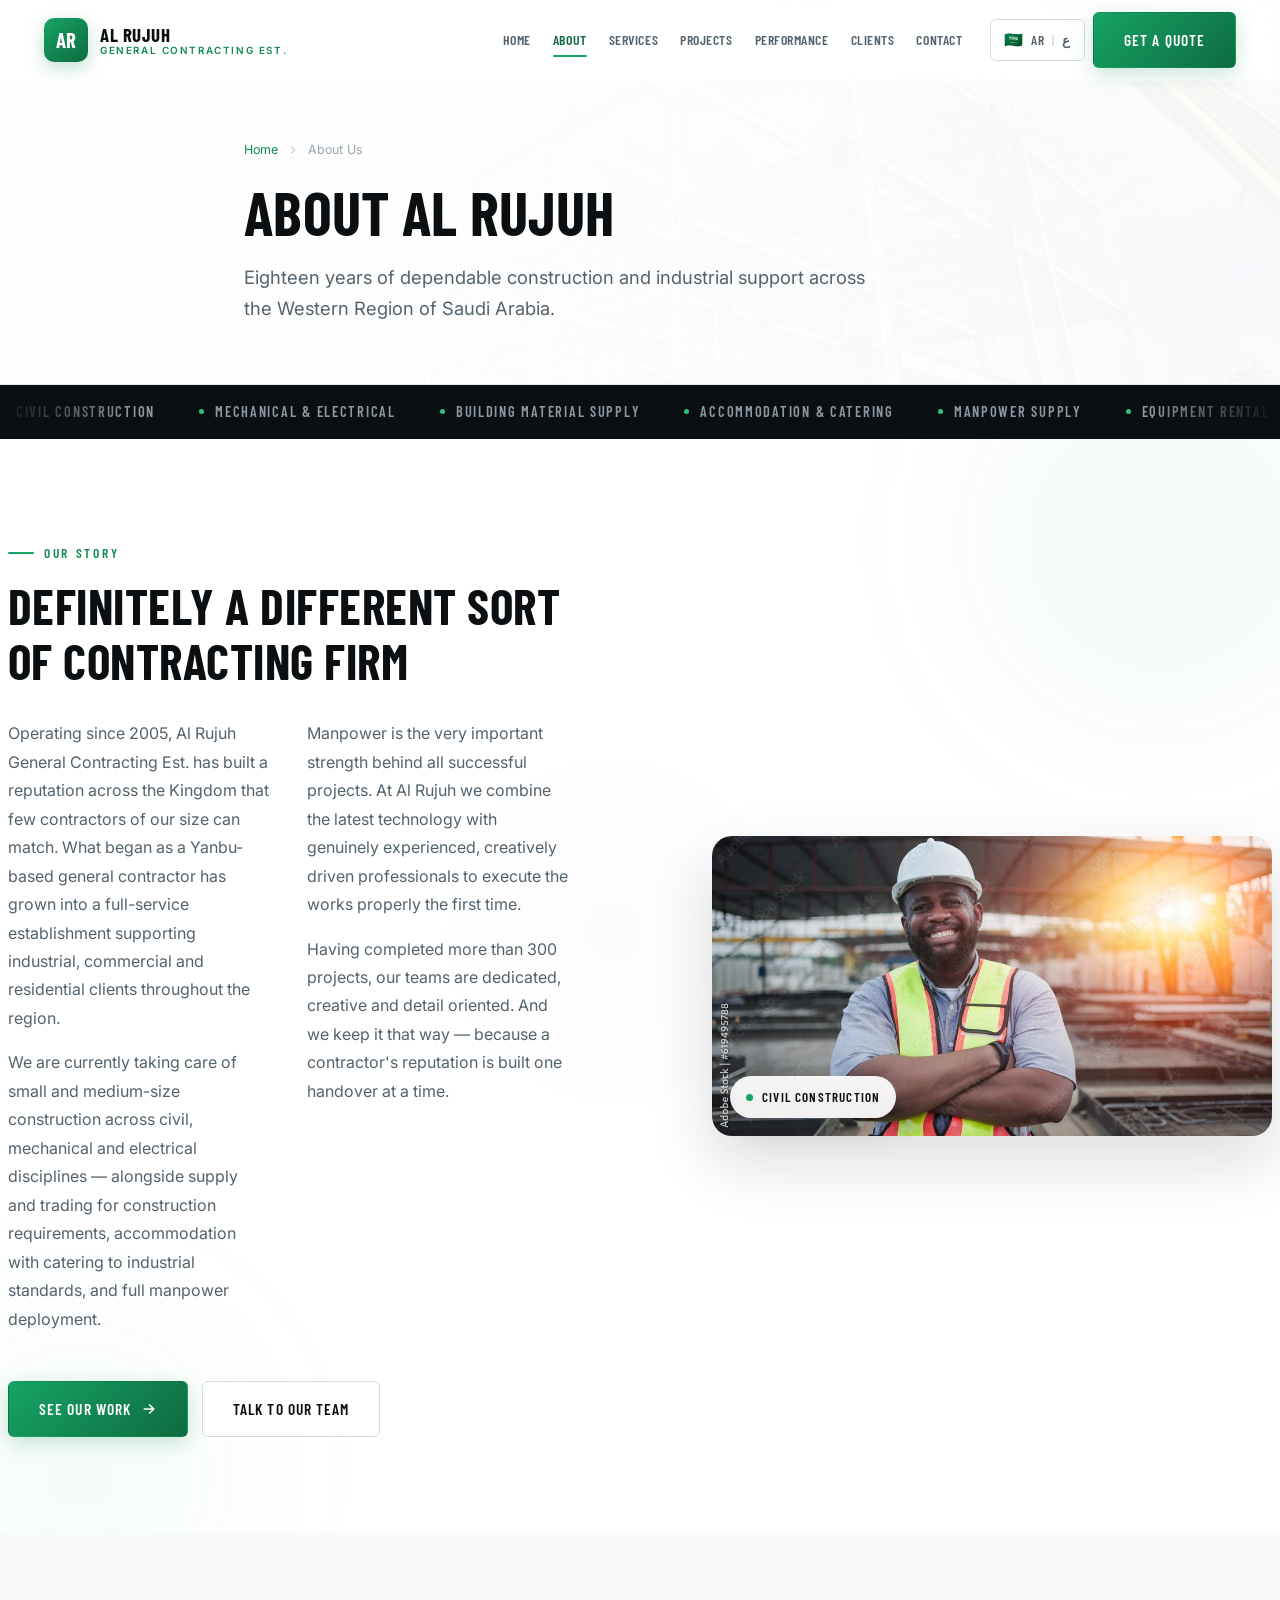
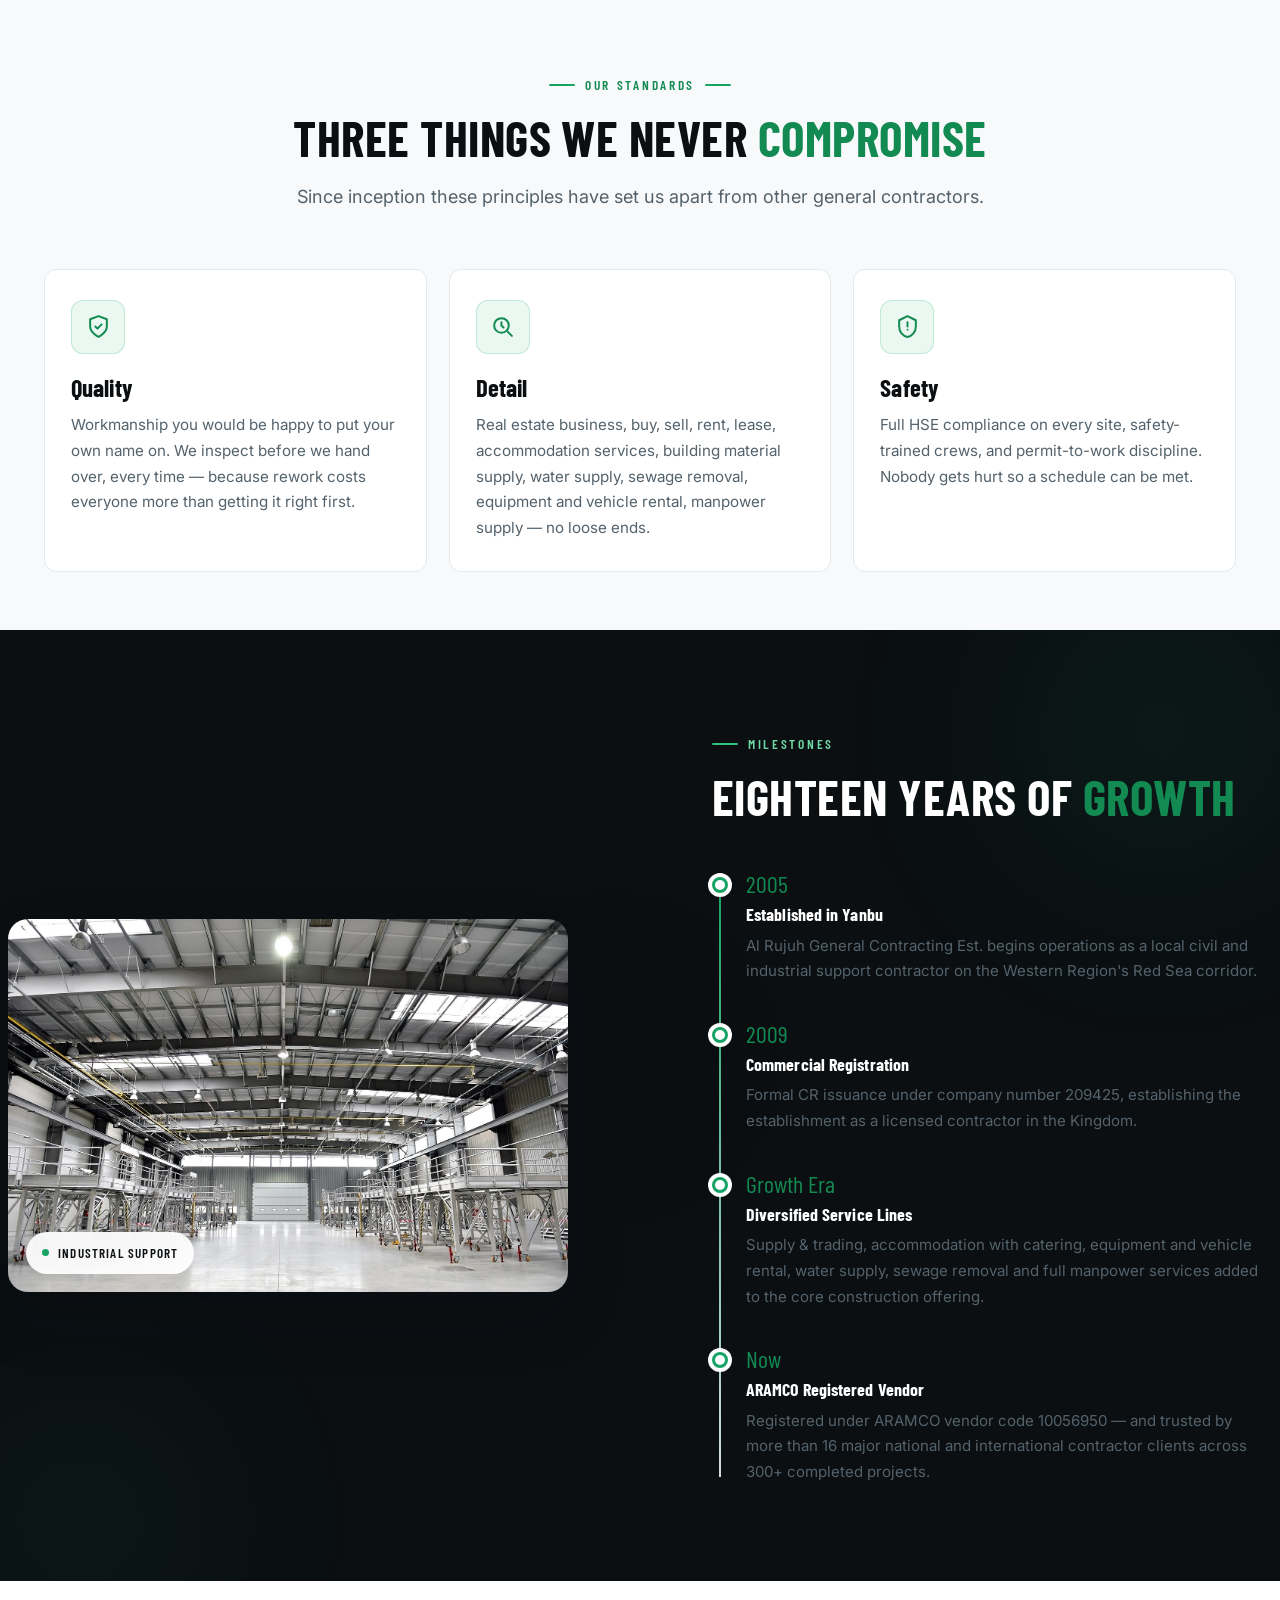
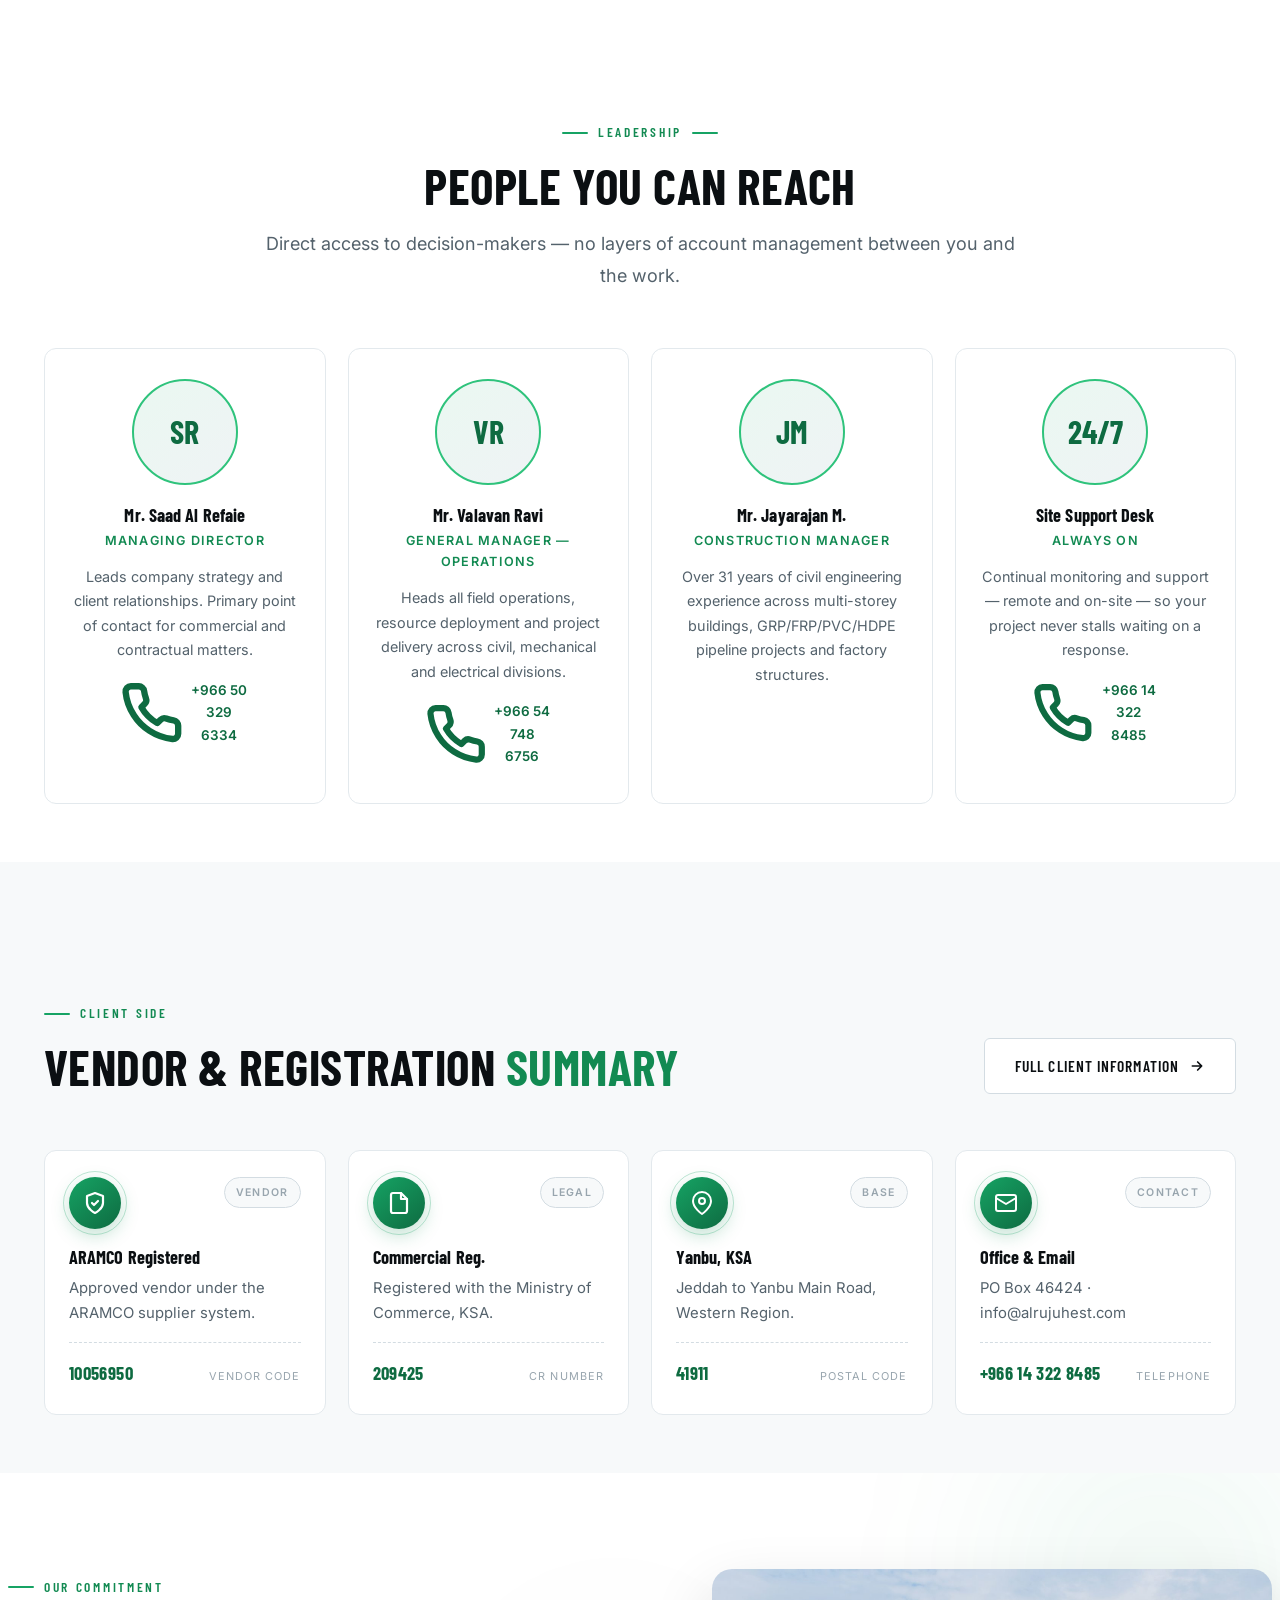
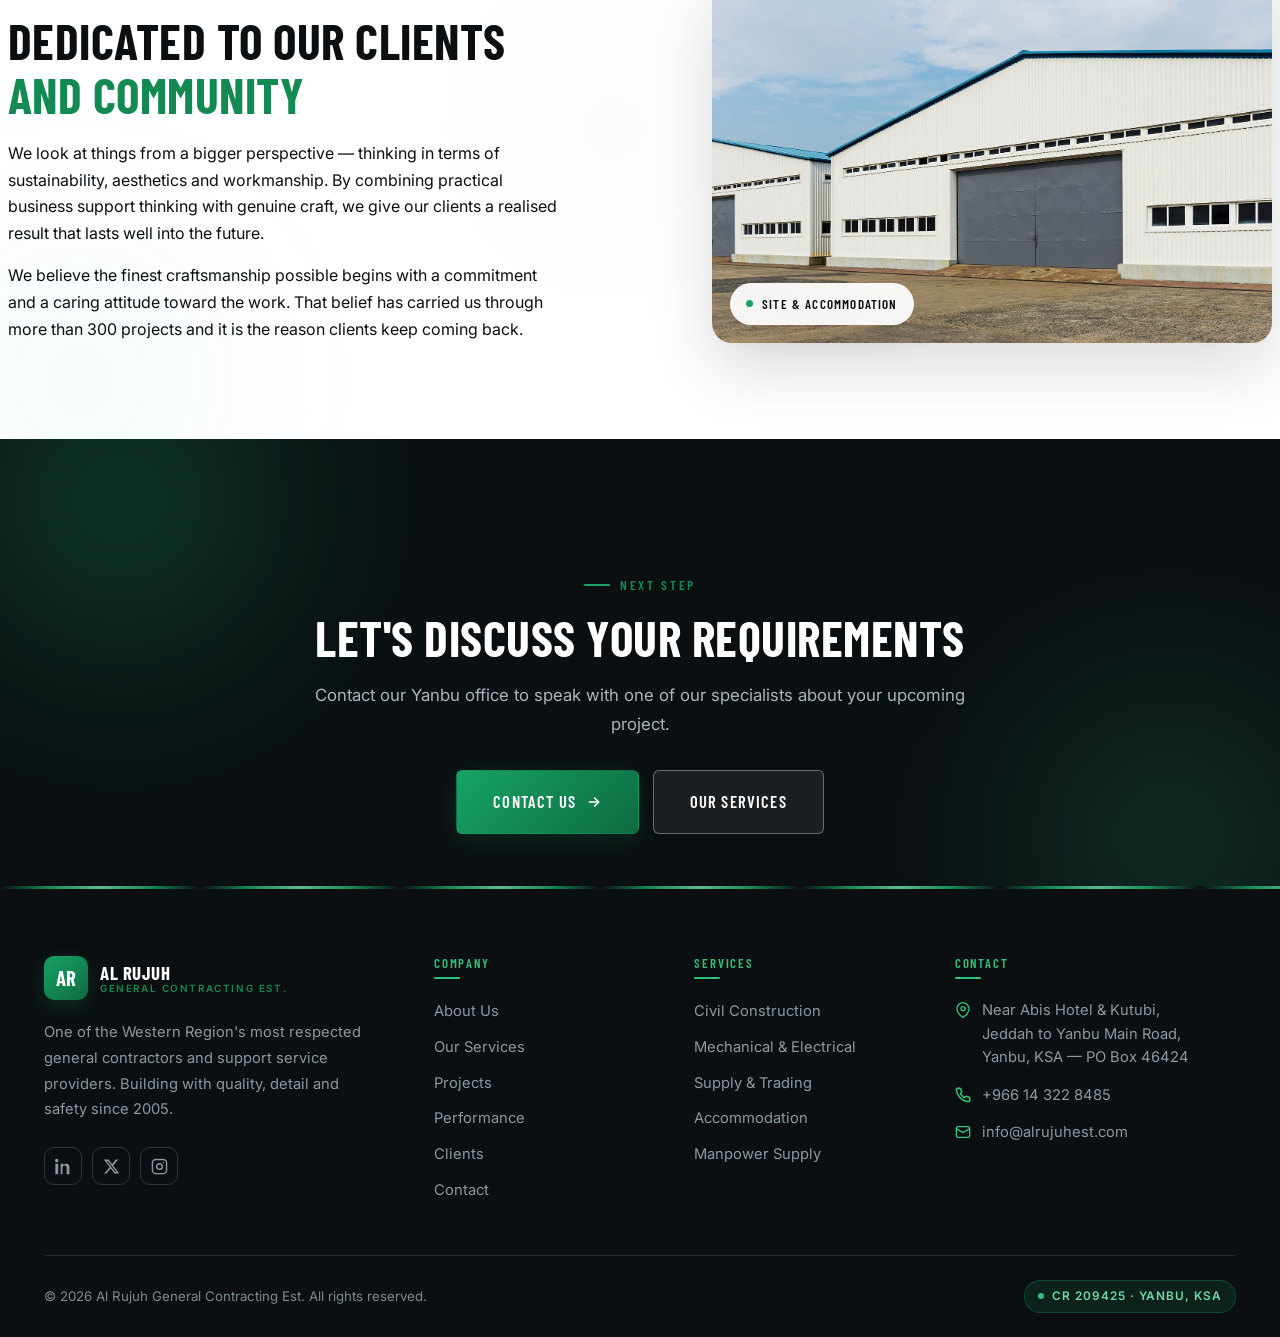
<file: about.html>
<!DOCTYPE html>
<html lang="en">
<head>
<meta charset="UTF-8">
<meta name="viewport" content="width=device-width, initial-scale=1">
<title>About Us | Al Rujuh General Contracting Est. — Yanbu, Saudi Arabia</title>
    <link rel="icon" type="image/svg+xml" href="favicon.svg">
<meta name="description" content="Learn about Al Rujuh General Contracting Est. — 18 years of civil, mechanical and electrical construction in Yanbu, Saudi Arabia. ARAMCO registered vendor, 300+ projects delivered.">
<link rel="preconnect" href="https://fonts.googleapis.com">
<link rel="preconnect" href="https://fonts.gstatic.com" crossorigin>
<link href="https://fonts.googleapis.com/css2?family=Barlow+Condensed:wght@500;600;700&family=Inter:wght@400;500;600;700&display=swap" rel="stylesheet">
<link rel="stylesheet" href="assets/css/style.css">
<link rel="stylesheet" href="assets/css/motion.css">
</head>
<body>

<div class="progress-bar" aria-hidden="true"></div>
<header class="header">
  <div class="container header-inner">
    <a href="index.html" class="logo" aria-label="Al Rujuh General Contracting — Home">
      <span class="logo-mark"><span>AR</span></span>
      <span class="logo-txt"><b>Al Rujuh</b><i>General Contracting Est.</i></span>
    </a>
    <nav class="nav" aria-label="Main">
      <a href="index.html">Home</a>
      <a href="about.html" class="active">About</a>
      <a href="services.html">Services</a>
      <a href="projects.html">Projects</a>
      <a href="performance.html">Performance</a>
      <a href="clients.html">Clients</a>
      <a href="contact.html">Contact</a>
    </nav>
    <div class="header-actions">
      <button class="lang-btn" type="button" aria-label="Switch to Arabic — coming soon" title="Arabic version coming soon">
        <span class="flag" aria-hidden="true">🇸🇦</span><span>AR</span><span class="sep">|</span><span>ع</span>
      </button>
      <a href="contact.html" class="btn btn--green header-cta">Get a Quote</a>
      <button class="burger" type="button" aria-label="Open menu" aria-expanded="false"><span></span><span></span><span></span></button>
    </div>
  </div>
</header>

<div class="drawer" role="dialog" aria-label="Mobile navigation">
  <a href="index.html">Home <span>01</span></a>
  <a href="about.html" class="active">About <span>02</span></a>
  <a href="services.html">Services <span>03</span></a>
  <a href="projects.html">Projects <span>04</span></a>
  <a href="performance.html">Performance <span>05</span></a>
  <a href="clients.html">Clients <span>06</span></a>
  <a href="contact.html">Contact <span>07</span></a>
  <div class="drawer-foot">
    <a href="contact.html" class="btn btn--green btn--lg">Request a Quotation</a>
    <a href="tel:+966143228485" class="btn btn--outline btn--lg">+966 14 322 8485</a>
  </div>
</div>
<section class="page-hero">
  <div class="page-hero__bg"><img src="assets/img/site/hero-cranes.jpg" alt=""></div>
  <div class="container page-hero__inner">
    <nav class="crumbs" aria-label="Breadcrumb">
      <a href="index.html">Home</a>
      <svg viewBox="0 0 24 24" fill="none" stroke="currentColor" stroke-width="2.5" stroke-linecap="round" stroke-linejoin="round"><path d="M9 18l6-6-6-6"/></svg>
      <span>About Us</span>
    </nav>
    <h1>About Al Rujuh</h1>
    <p>Eighteen years of dependable construction and industrial support across the Western Region of Saudi Arabia.</p>
  </div>
</section>

<div class="ticker" aria-hidden="true">
  <div class="ticker__track">
    <span>Civil Construction</span><span>Mechanical &amp; Electrical</span><span>Building Material Supply</span>
    <span>Accommodation &amp; Catering</span><span>Manpower Supply</span><span>Equipment Rental</span>
    <span>Water Supply</span><span>Sewage Removal</span><span>Pipeline Projects</span>
    <span>Precast Manholes</span><span>Commercial Fit-Out</span><span>Industrial Support</span>
    <span>Civil Construction</span><span>Mechanical &amp; Electrical</span><span>Building Material Supply</span>
    <span>Accommodation &amp; Catering</span><span>Manpower Supply</span><span>Equipment Rental</span>
    <span>Water Supply</span><span>Sewage Removal</span><span>Pipeline Projects</span>
    <span>Precast Manholes</span><span>Commercial Fit-Out</span><span>Industrial Support</span>
  </div>
</div>

<!-- STORY -->
<section class="section section--flow">
  <div class="flow-bg"><i></i><i></i><i></i></div>
  <div class="container split">
    <div class="reveal" data-anim="left">
      <span class="eyebrow">Our Story</span>
      <h2>Definitely a Different Sort of Contracting Firm</h2>
      <div class="two-col-text mt-3">
        <p>Operating since 2005, Al Rujuh General Contracting Est. has built a reputation across the Kingdom that few contractors of our size can match. What began as a Yanbu-based general contractor has grown into a full-service establishment supporting industrial, commercial and residential clients throughout the region.</p>
        <p>We are currently taking care of small and medium-size construction across civil, mechanical and electrical disciplines — alongside supply and trading for construction requirements, accommodation with catering to industrial standards, and full manpower deployment.</p>
        <p>Manpower is the very important strength behind all successful projects. At Al Rujuh we combine the latest technology with genuinely experienced, creatively driven professionals to execute the works properly the first time.</p>
        <p>Having completed more than 300 projects, our teams are dedicated, creative and detail oriented. And we keep it that way — because a contractor's reputation is built one handover at a time.</p>
      </div>
      <div class="btn-row mt-4">
        <a href="projects.html" class="btn btn--green">See Our Work
          <svg viewBox="0 0 24 24" fill="none" stroke="currentColor" stroke-width="2.5" stroke-linecap="round" stroke-linejoin="round"><path d="M5 12h14M13 6l6 6-6 6"/></svg>
        </a>
        <a href="contact.html" class="btn btn--outline">Talk to Our Team</a>
      </div>
    </div>
    <div class="split__media reveal" data-anim="right">
      <img src="assets/img/site/concrete.jpg" alt="Al Rujuh civil construction works">
      <span class="photo-chip"><span class="dot"></span> Civil Construction</span>
    </div>
  </div>
</section>

<!-- VALUES -->
<section class="section section--alt">
  <div class="container">
    <div class="sec-head sec-head--center reveal" data-anim="up">
      <span class="eyebrow">Our Standards</span>
      <h2>Three Things We Never <span class="hl">Compromise</span></h2>
      <p class="lead">Since inception these principles have set us apart from other general contractors.</p>
    </div>
    <div class="grid grid--3">
      <article class="card reveal" data-anim="up">
        <div class="card__icon"><svg viewBox="0 0 24 24" fill="none" stroke="currentColor" stroke-width="1.9" stroke-linecap="round" stroke-linejoin="round"><path d="M12 22s8-4 8-10V5l-8-3-8 3v7c0 6 8 10 8 10z"/><path d="M9 12l2 2 4-4"/></svg></div>
        <h3>Quality</h3>
        <p>Workmanship you would be happy to put your own name on. We inspect before we hand over, every time — because rework costs everyone more than getting it right first.</p>
      </article>
      <article class="card reveal" data-anim="up" data-delay="1">
        <div class="card__icon"><svg viewBox="0 0 24 24" fill="none" stroke="currentColor" stroke-width="1.9" stroke-linecap="round" stroke-linejoin="round"><circle cx="11" cy="11" r="7"/><path d="M21 21l-4.35-4.35"/><path d="M11 8v3l2 2"/></svg></div>
        <h3>Detail</h3>
        <p>Real estate business, buy, sell, rent, lease, accommodation services, building material supply, water supply, sewage removal, equipment and vehicle rental, manpower supply — no loose ends.</p>
      </article>
      <article class="card reveal" data-anim="up" data-delay="2">
        <div class="card__icon"><svg viewBox="0 0 24 24" fill="none" stroke="currentColor" stroke-width="1.9" stroke-linecap="round" stroke-linejoin="round"><path d="M12 2l8 4v6c0 5-3.4 9.4-8 10-4.6-.6-8-5-8-10V6l8-4z"/><path d="M12 8v4M12 15h.01"/></svg></div>
        <h3>Safety</h3>
        <p>Full HSE compliance on every site, safety-trained crews, and permit-to-work discipline. Nobody gets hurt so a schedule can be met.</p>
      </article>
    </div>
  </div>
</section>

<!-- TIMELINE -->
<section class="section section--dark section--flow">
  <div class="flow-bg"><i></i><i></i><i></i></div>
  <div class="container split split--reverse">
    <div class="split__media reveal" data-anim="left">
      <img src="assets/img/site/factory-hall.jpg" alt="Industrial hall interior by Al Rujuh">
      <span class="photo-chip"><span class="dot"></span> Industrial Support</span>
    </div>
    <div class="reveal" data-anim="right">
      <span class="eyebrow">Milestones</span>
      <h2>Eighteen Years of <span class="hl">Growth</span></h2>
      <div class="timeline mt-4">
        <div class="tl-item">
          <div class="tl-item__year">2005</div>
          <h3>Established in Yanbu</h3>
          <p>Al Rujuh General Contracting Est. begins operations as a local civil and industrial support contractor on the Western Region's Red Sea corridor.</p>
        </div>
        <div class="tl-item">
          <div class="tl-item__year">2009</div>
          <h3>Commercial Registration</h3>
          <p>Formal CR issuance under company number 209425, establishing the establishment as a licensed contractor in the Kingdom.</p>
        </div>
        <div class="tl-item">
          <div class="tl-item__year">Growth Era</div>
          <h3>Diversified Service Lines</h3>
          <p>Supply &amp; trading, accommodation with catering, equipment and vehicle rental, water supply, sewage removal and full manpower services added to the core construction offering.</p>
        </div>
        <div class="tl-item">
          <div class="tl-item__year">Now</div>
          <h3>ARAMCO Registered Vendor</h3>
          <p>Registered under ARAMCO vendor code 10056950 — and trusted by more than 16 major national and international contractor clients across 300+ completed projects.</p>
        </div>
      </div>
    </div>
  </div>
</section>

<!-- LEADERSHIP -->
<section class="section">
  <div class="container">
    <div class="sec-head sec-head--center reveal" data-anim="up">
      <span class="eyebrow">Leadership</span>
      <h2>People You Can Reach</h2>
      <p class="lead">Direct access to decision-makers — no layers of account management between you and the work.</p>
    </div>
    <div class="grid grid--4">
      <article class="team-card reveal" data-anim="up">
        <div class="team-card__initials">SR</div>
        <h3>Mr. Saad Al Refaie</h3>
        <div class="team-card__role">Managing Director</div>
        <p>Leads company strategy and client relationships. Primary point of contact for commercial and contractual matters.</p>
        <a href="tel:+966503296334" class="team-card__link"><svg viewBox="0 0 24 24" fill="none" stroke="currentColor" stroke-width="2.4" stroke-linecap="round" stroke-linejoin="round"><path d="M22 16.92v3a2 2 0 01-2.18 2 19.79 19.79 0 01-8.63-3.07 19.5 19.5 0 01-6-6A19.79 19.79 0 012.12 4.18 2 2 0 014.11 2h3a2 2 0 012 1.72c.13.96.36 1.9.7 2.81a2 2 0 01-.45 2.11L8.09 9.91a16 16 0 006 6l1.27-1.27a2 2 0 012.11-.45c.91.34 1.85.57 2.81.7A2 2 0 0122 16.92z"/></svg>+966 50 329 6334</a>
      </article>
      <article class="team-card reveal" data-anim="up" data-delay="1">
        <div class="team-card__initials">VR</div>
        <h3>Mr. Valavan Ravi</h3>
        <div class="team-card__role">General Manager — Operations</div>
        <p>Heads all field operations, resource deployment and project delivery across civil, mechanical and electrical divisions.</p>
        <a href="tel:+966547486756" class="team-card__link"><svg viewBox="0 0 24 24" fill="none" stroke="currentColor" stroke-width="2.4" stroke-linecap="round" stroke-linejoin="round"><path d="M22 16.92v3a2 2 0 01-2.18 2 19.79 19.79 0 01-8.63-3.07 19.5 19.5 0 01-6-6A19.79 19.79 0 012.12 4.18 2 2 0 014.11 2h3a2 2 0 012 1.72c.13.96.36 1.9.7 2.81a2 2 0 01-.45 2.11L8.09 9.91a16 16 0 006 6l1.27-1.27a2 2 0 012.11-.45c.91.34 1.85.57 2.81.7A2 2 0 0122 16.92z"/></svg>+966 54 748 6756</a>
      </article>
      <article class="team-card reveal" data-anim="up" data-delay="2">
        <div class="team-card__initials">JM</div>
        <h3>Mr. Jayarajan M.</h3>
        <div class="team-card__role">Construction Manager</div>
        <p>Over 31 years of civil engineering experience across multi-storey buildings, GRP/FRP/PVC/HDPE pipeline projects and factory structures.</p>
      </article>
      <article class="team-card reveal" data-anim="up" data-delay="3">
        <div class="team-card__initials">24/7</div>
        <h3>Site Support Desk</h3>
        <div class="team-card__role">Always On</div>
        <p>Continual monitoring and support — remote and on-site — so your project never stalls waiting on a response.</p>
        <a href="tel:+966143228485" class="team-card__link"><svg viewBox="0 0 24 24" fill="none" stroke="currentColor" stroke-width="2.4" stroke-linecap="round" stroke-linejoin="round"><path d="M22 16.92v3a2 2 0 01-2.18 2 19.79 19.79 0 01-8.63-3.07 19.5 19.5 0 01-6-6A19.79 19.79 0 012.12 4.18 2 2 0 014.11 2h3a2 2 0 012 1.72c.13.96.36 1.9.7 2.81a2 2 0 01-.45 2.11L8.09 9.91a16 16 0 006 6l1.27-1.27a2 2 0 012.11-.45c.91.34 1.85.57 2.81.7A2 2 0 0122 16.92z"/></svg>+966 14 322 8485</a>
      </article>
    </div>
  </div>
</section>

<!-- CLIENT SIDE -->
<section class="section section--alt">
  <div class="container">
    <div class="sec-head sec-head--split reveal" data-anim="up">
      <div>
        <span class="eyebrow">Client Side</span>
        <h2>Vendor &amp; Registration <span class="hl">Summary</span></h2>
      </div>
      <a href="clients.html" class="btn btn--outline">Full Client Information
        <svg viewBox="0 0 24 24" fill="none" stroke="currentColor" stroke-width="2.5" stroke-linecap="round" stroke-linejoin="round"><path d="M5 12h14M13 6l6 6-6 6"/></svg>
      </a>
    </div>
    <div class="grid grid--4">
      <article class="cred-card reveal" data-anim="up">
        <span class="scanline"></span>
        <div class="cred-card__top">
          <span class="cred-card__seal"><svg viewBox="0 0 24 24" fill="none" stroke="currentColor" stroke-width="2.2" stroke-linecap="round" stroke-linejoin="round"><path d="M12 22s8-4 8-10V5l-8-3-8 3v7c0 6 8 10 8 10z"/><path d="M9 12l2 2 4-4"/></svg></span>
          <span class="cred-card__tag">Vendor</span>
        </div>
        <h3>ARAMCO Registered</h3>
        <p>Approved vendor under the ARAMCO supplier system.</p>
        <div class="cred-card__code"><b>10056950</b><span>Vendor Code</span></div>
      </article>
      <article class="cred-card reveal" data-anim="up" data-delay="1">
        <span class="scanline"></span>
        <div class="cred-card__top">
          <span class="cred-card__seal"><svg viewBox="0 0 24 24" fill="none" stroke="currentColor" stroke-width="2.2" stroke-linecap="round" stroke-linejoin="round"><path d="M14 2H6a2 2 0 00-2 2v16a2 2 0 002 2h12a2 2 0 002-2V8z"/><path d="M14 2v6h6"/></svg></span>
          <span class="cred-card__tag">Legal</span>
        </div>
        <h3>Commercial Reg.</h3>
        <p>Registered with the Ministry of Commerce, KSA.</p>
        <div class="cred-card__code"><b>209425</b><span>CR Number</span></div>
      </article>
      <article class="cred-card reveal" data-anim="up" data-delay="2">
        <span class="scanline"></span>
        <div class="cred-card__top">
          <span class="cred-card__seal"><svg viewBox="0 0 24 24" fill="none" stroke="currentColor" stroke-width="2" stroke-linecap="round" stroke-linejoin="round"><path d="M21 10c0 7-9 13-9 13s-9-6-9-13a9 9 0 0118 0z"/><circle cx="12" cy="10" r="3"/></svg></span>
          <span class="cred-card__tag">Base</span>
        </div>
        <h3>Yanbu, KSA</h3>
        <p>Jeddah to Yanbu Main Road, Western Region.</p>
        <div class="cred-card__code"><b>41911</b><span>Postal Code</span></div>
      </article>
      <article class="cred-card reveal" data-anim="up" data-delay="3">
        <span class="scanline"></span>
        <div class="cred-card__top">
          <span class="cred-card__seal"><svg viewBox="0 0 24 24" fill="none" stroke="currentColor" stroke-width="2" stroke-linecap="round" stroke-linejoin="round"><rect x="2" y="4" width="20" height="16" rx="2"/><path d="M22 7l-10 6L2 7"/></svg></span>
          <span class="cred-card__tag">Contact</span>
        </div>
        <h3>Office &amp; Email</h3>
        <p>PO Box 46424 · info@alrujuhest.com</p>
        <div class="cred-card__code"><b>+966 14 322 8485</b><span>Telephone</span></div>
      </article>
    </div>
  </div>
</section>

<!-- COMMITMENT -->
<section class="section section--flow">
  <div class="flow-bg"><i></i><i></i><i></i></div>
  <div class="container split">
    <div class="reveal" data-anim="left">
      <span class="eyebrow">Our Commitment</span>
      <h2>Dedicated to Our Clients <span class="hl">and Community</span></h2>
      <p>We look at things from a bigger perspective — thinking in terms of sustainability, aesthetics and workmanship. By combining practical business support thinking with genuine craft, we give our clients a realised result that lasts well into the future.</p>
      <p>We believe the finest craftsmanship possible begins with a commitment and a caring attitude toward the work. That belief has carried us through more than 300 projects and it is the reason clients keep coming back.</p>
    </div>
    <div class="split__media reveal" data-anim="right">
      <img src="assets/img/site/warehouse.jpg" alt="Industrial warehouse and accommodation facilities">
      <span class="photo-chip"><span class="dot"></span> Site &amp; Accommodation</span>
    </div>
  </div>
</section>

<section class="cta-band">
  <span class="orb"></span><span class="orb"></span>
  <div class="container cta-band__inner reveal" data-anim="up">
    <span class="eyebrow">Next Step</span>
    <h2>Let's Discuss Your Requirements</h2>
    <p>Contact our Yanbu office to speak with one of our specialists about your upcoming project.</p>
    <div class="btn-row">
      <a href="contact.html" class="btn btn--green btn--lg">Contact Us
        <svg viewBox="0 0 24 24" fill="none" stroke="currentColor" stroke-width="2.5" stroke-linecap="round" stroke-linejoin="round"><path d="M5 12h14M13 6l6 6-6 6"/></svg>
      </a>
      <a href="services.html" class="btn btn--ghost-light btn--lg">Our Services</a>
    </div>
  </div>
</section>
<footer class="footer">
  <div class="container">
    <div class="footer-grid">
      <div class="footer-brand">
        <a href="index.html" class="logo" aria-label="Al Rujuh — Home">
          <span class="logo-mark"><span>AR</span></span>
          <span class="logo-txt"><b>Al Rujuh</b><i>General Contracting Est.</i></span>
        </a>
        <p>One of the Western Region's most respected general contractors and support service providers. Building with quality, detail and safety since 2005.</p>
        <div class="social">
          <a href="#" aria-label="LinkedIn"><svg viewBox="0 0 24 24" fill="currentColor"><path d="M4.98 3.5C4.98 4.88 3.87 6 2.5 6S0 4.88 0 3.5 1.12 1 2.5 1s2.48 1.12 2.48 2.5zM.5 8h4V23h-4V8zm7.5 0h3.8v2.05h.05c.53-.95 1.83-1.95 3.77-1.95 4.03 0 4.78 2.5 4.78 5.75V23h-4v-8.1c0-1.93-.03-4.42-2.7-4.42-2.7 0-3.12 2.1-3.12 4.28V23H8V8z"/></svg></a>
          <a href="#" aria-label="X"><svg viewBox="0 0 24 24" fill="currentColor"><path d="M18.24 2.25h3.31l-7.23 8.26 8.5 11.24h-6.66l-5.21-6.82-5.97 6.82H1.66l7.73-8.84L1.25 2.25h6.83l4.71 6.23 5.45-6.23zm-1.16 17.52h1.83L7.08 4.13H5.11l11.97 15.64z"/></svg></a>
          <a href="#" aria-label="Instagram"><svg viewBox="0 0 24 24" fill="none" stroke="currentColor" stroke-width="2"><rect x="2" y="2" width="20" height="20" rx="5"/><circle cx="12" cy="12" r="4"/><circle cx="17.5" cy="6.5" r="1" fill="currentColor" stroke="none"/></svg></a>
        </div>
      </div>
      <div>
        <h4>Company</h4>
        <div class="footer-links">
          <a href="about.html">About Us</a><a href="services.html">Our Services</a>
          <a href="projects.html">Projects</a><a href="performance.html">Performance</a>
          <a href="clients.html">Clients</a><a href="contact.html">Contact</a>
        </div>
      </div>
      <div>
        <h4>Services</h4>
        <div class="footer-links">
          <a href="services.html#civil">Civil Construction</a><a href="services.html#mep">Mechanical &amp; Electrical</a>
          <a href="services.html#supply">Supply &amp; Trading</a><a href="services.html#accommodation">Accommodation</a>
          <a href="services.html#manpower">Manpower Supply</a>
        </div>
      </div>
      <div>
        <h4>Contact</h4>
        <ul class="footer-contact">
          <li><svg viewBox="0 0 24 24" fill="none" stroke="currentColor" stroke-width="2" stroke-linecap="round" stroke-linejoin="round"><path d="M21 10c0 7-9 13-9 13s-9-6-9-13a9 9 0 0118 0z"/><circle cx="12" cy="10" r="3"/></svg><span>Near Abis Hotel &amp; Kutubi,<br>Jeddah to Yanbu Main Road,<br>Yanbu, KSA — PO Box 46424</span></li>
          <li><svg viewBox="0 0 24 24" fill="none" stroke="currentColor" stroke-width="2.4" stroke-linecap="round" stroke-linejoin="round"><path d="M22 16.92v3a2 2 0 01-2.18 2 19.79 19.79 0 01-8.63-3.07 19.5 19.5 0 01-6-6A19.79 19.79 0 012.12 4.18 2 2 0 014.11 2h3a2 2 0 012 1.72c.13.96.36 1.9.7 2.81a2 2 0 01-.45 2.11L8.09 9.91a16 16 0 006 6l1.27-1.27a2 2 0 012.11-.45c.91.34 1.85.57 2.81.7A2 2 0 0122 16.92z"/></svg><a href="tel:+966143228485">+966 14 322 8485</a></li>
          <li><svg viewBox="0 0 24 24" fill="none" stroke="currentColor" stroke-width="2" stroke-linecap="round" stroke-linejoin="round"><rect x="2" y="4" width="20" height="16" rx="2"/><path d="M22 7l-10 6L2 7"/></svg><a href="mailto:info@alrujuhest.com">info@alrujuhest.com</a></li>
        </ul>
      </div>
    </div>
    <div class="footer-bar">
      <p>© <span data-year>2026</span> Al Rujuh General Contracting Est. All rights reserved.</p>
      <span class="cr-badge"><span class="dot"></span> CR 209425 · Yanbu, KSA</span>
    </div>
  </div>
</footer>

<button class="to-top" type="button" aria-label="Back to top">
  <svg viewBox="0 0 24 24" fill="none" stroke="currentColor" stroke-width="2.6" stroke-linecap="round" stroke-linejoin="round"><path d="M12 19V5M5 12l7-7 7 7"/></svg>
</button>

<script src="assets/js/main.js"></script>
<script src="assets/js/motion.js"></script>
</body>
</html>
</file>
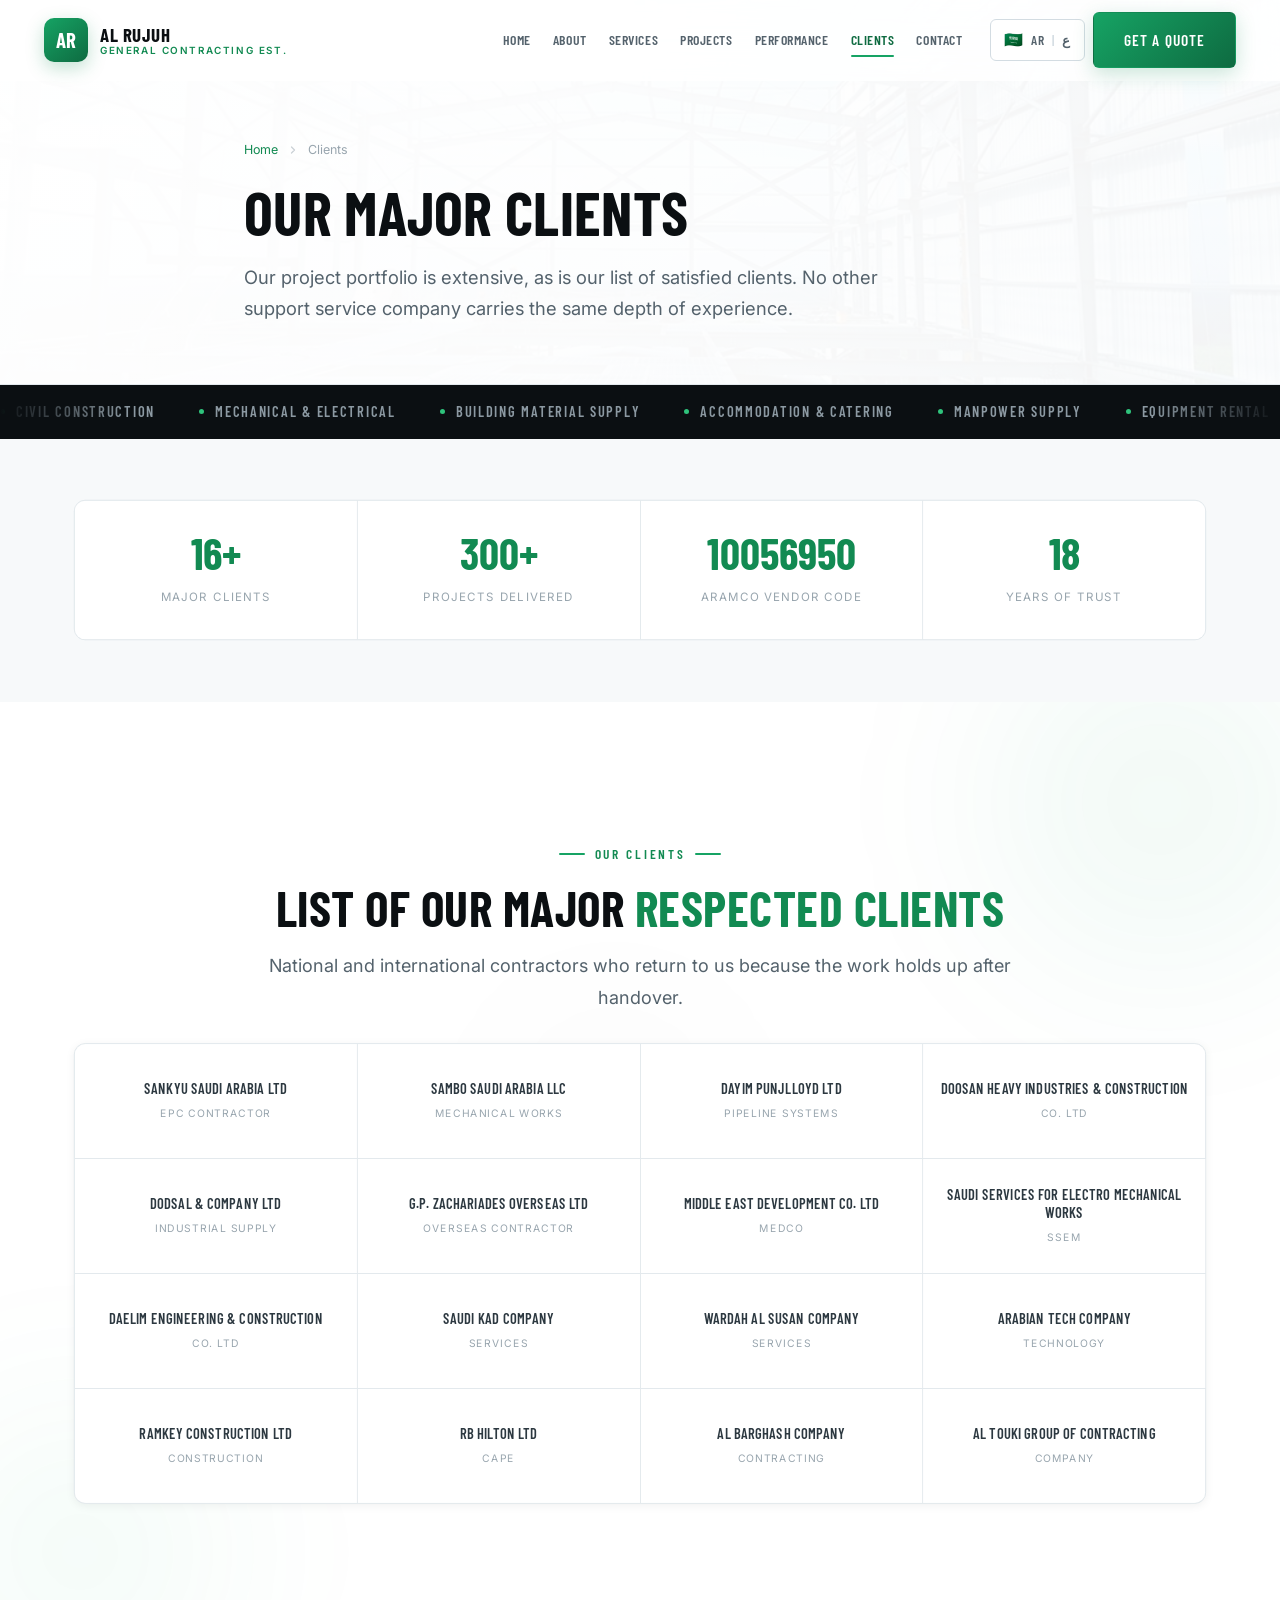
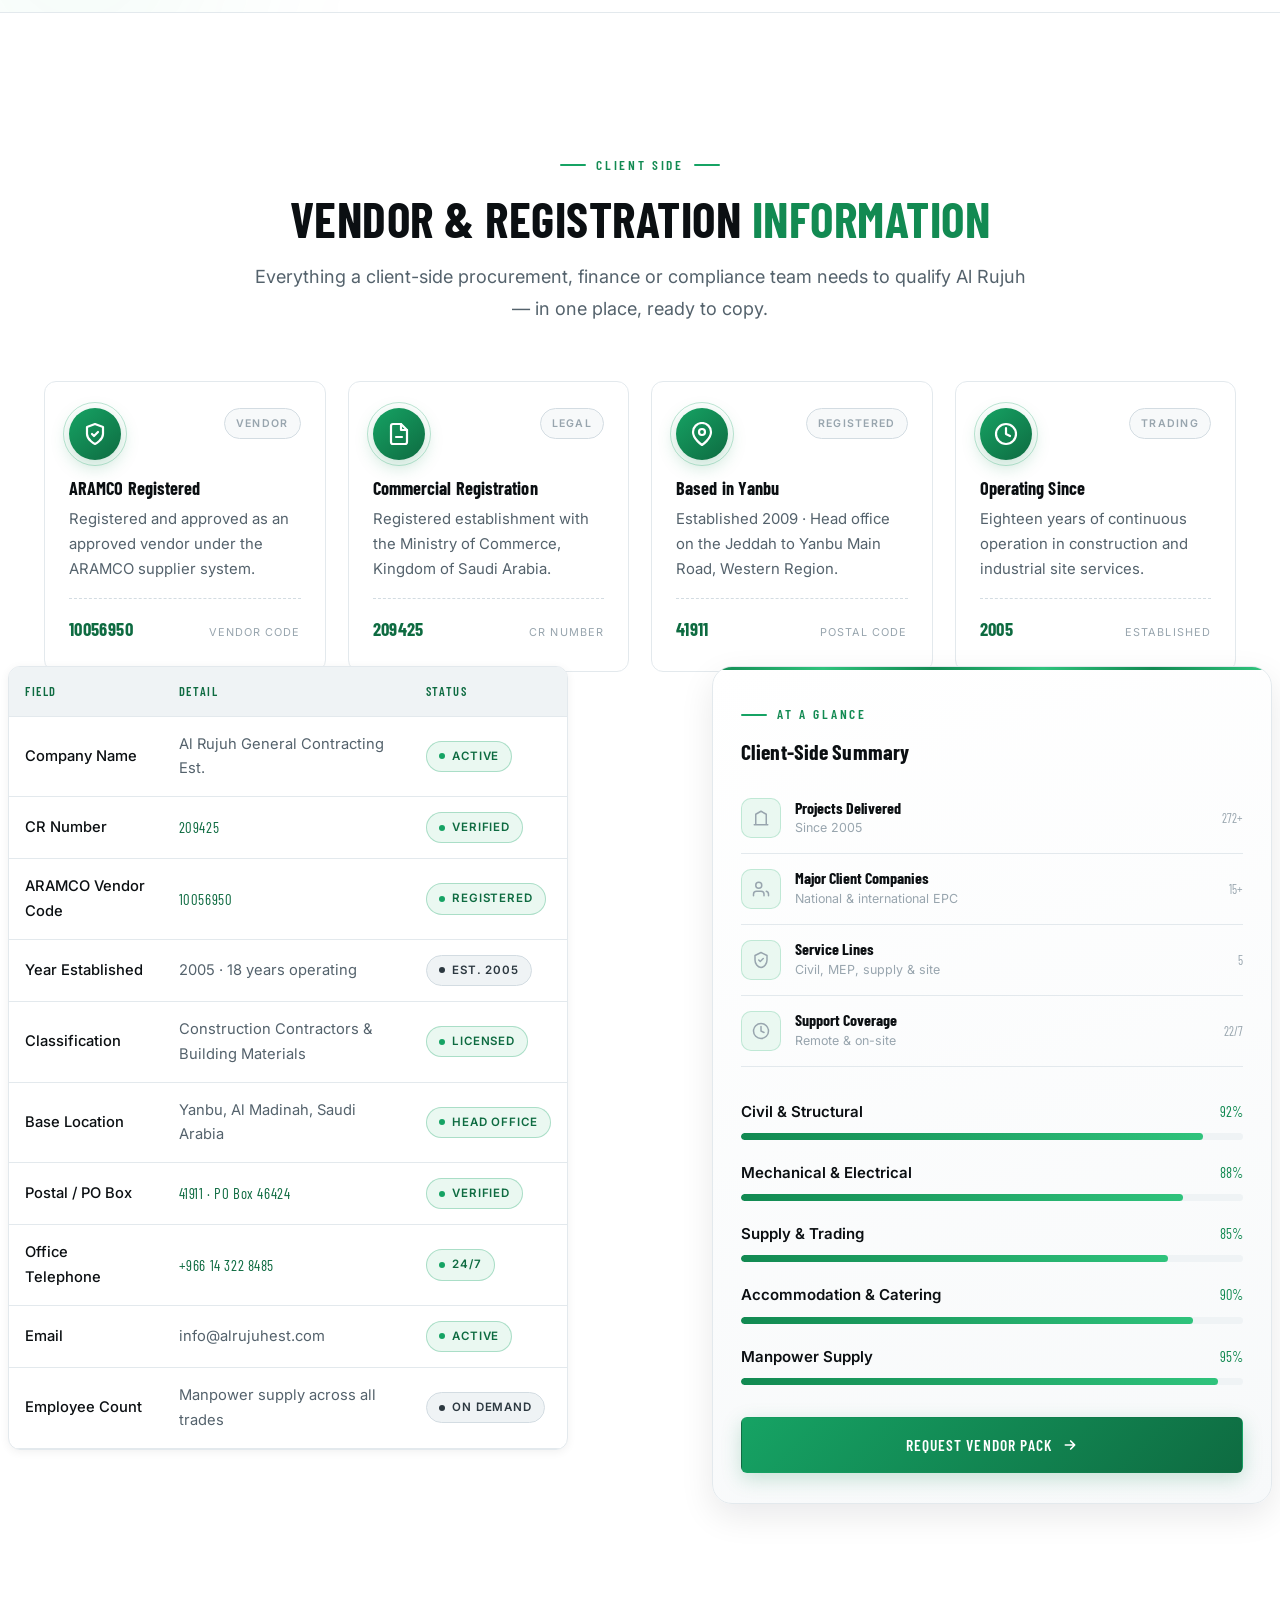
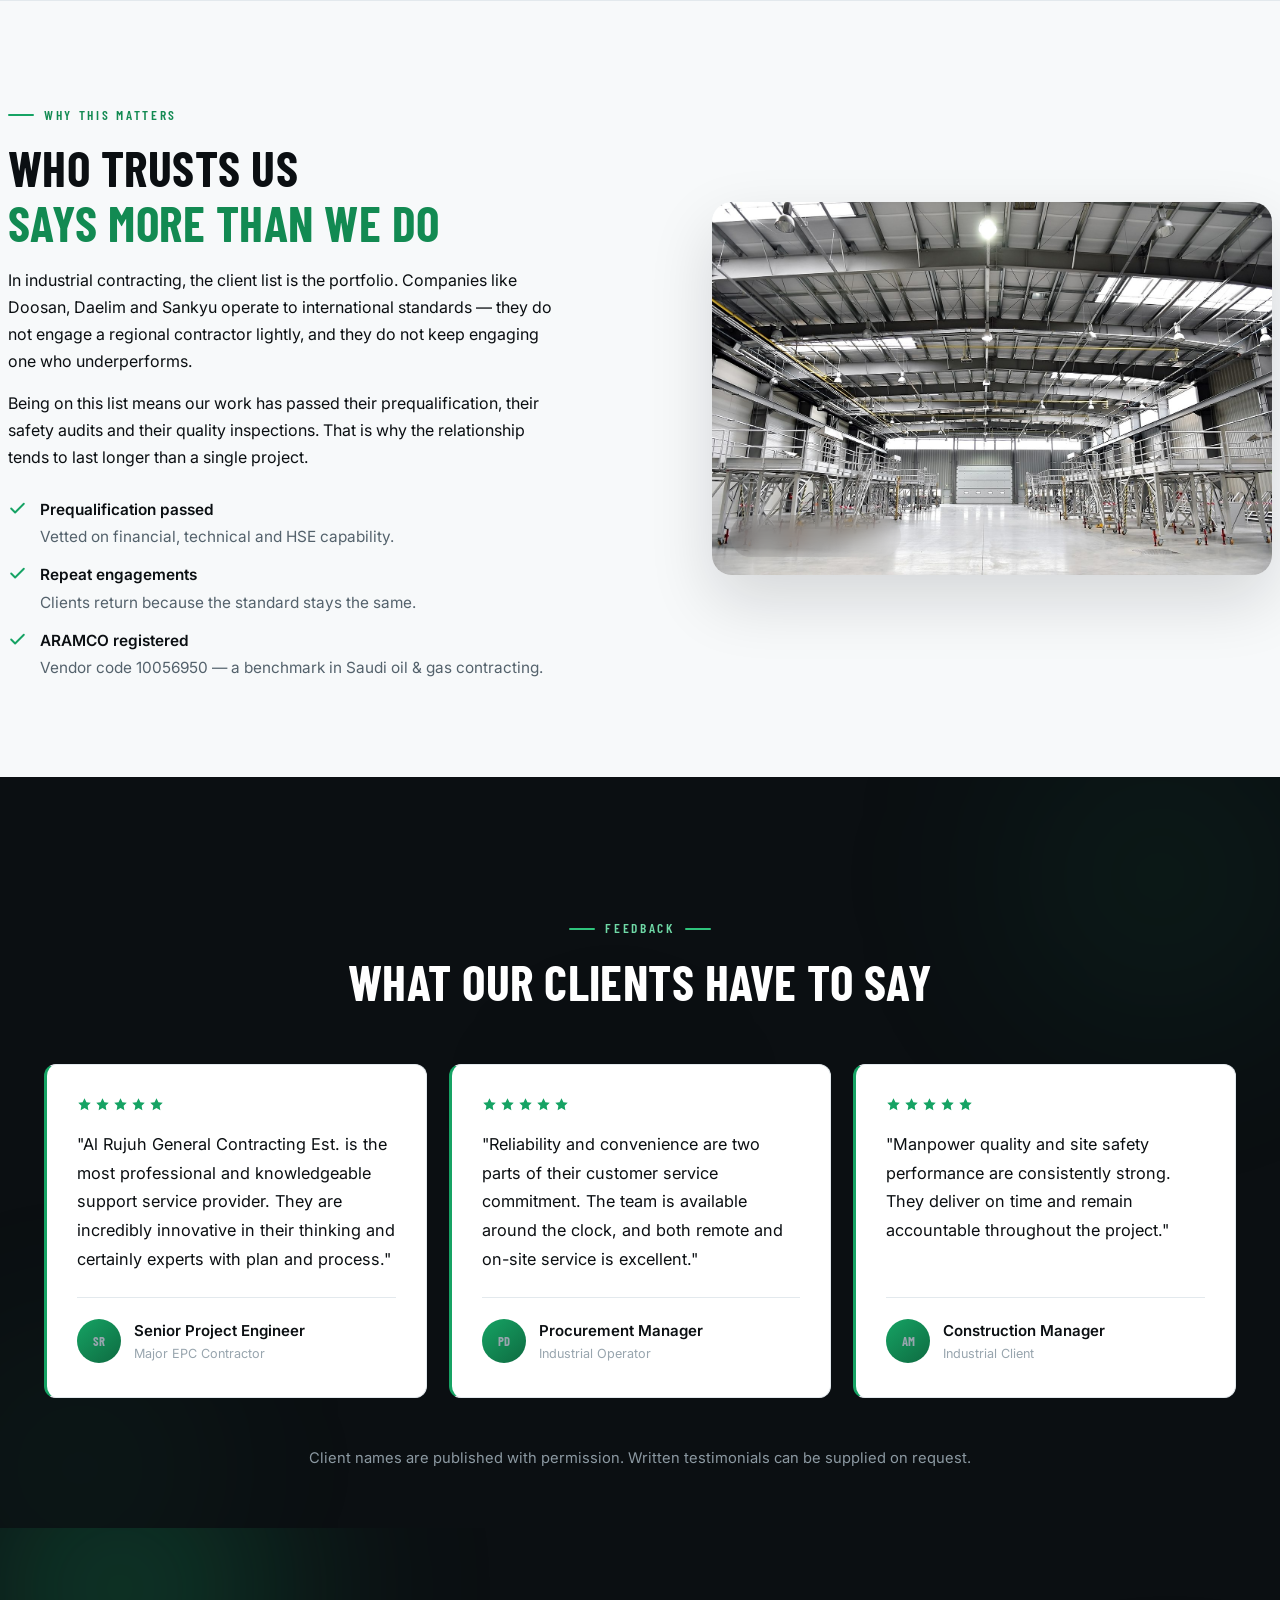
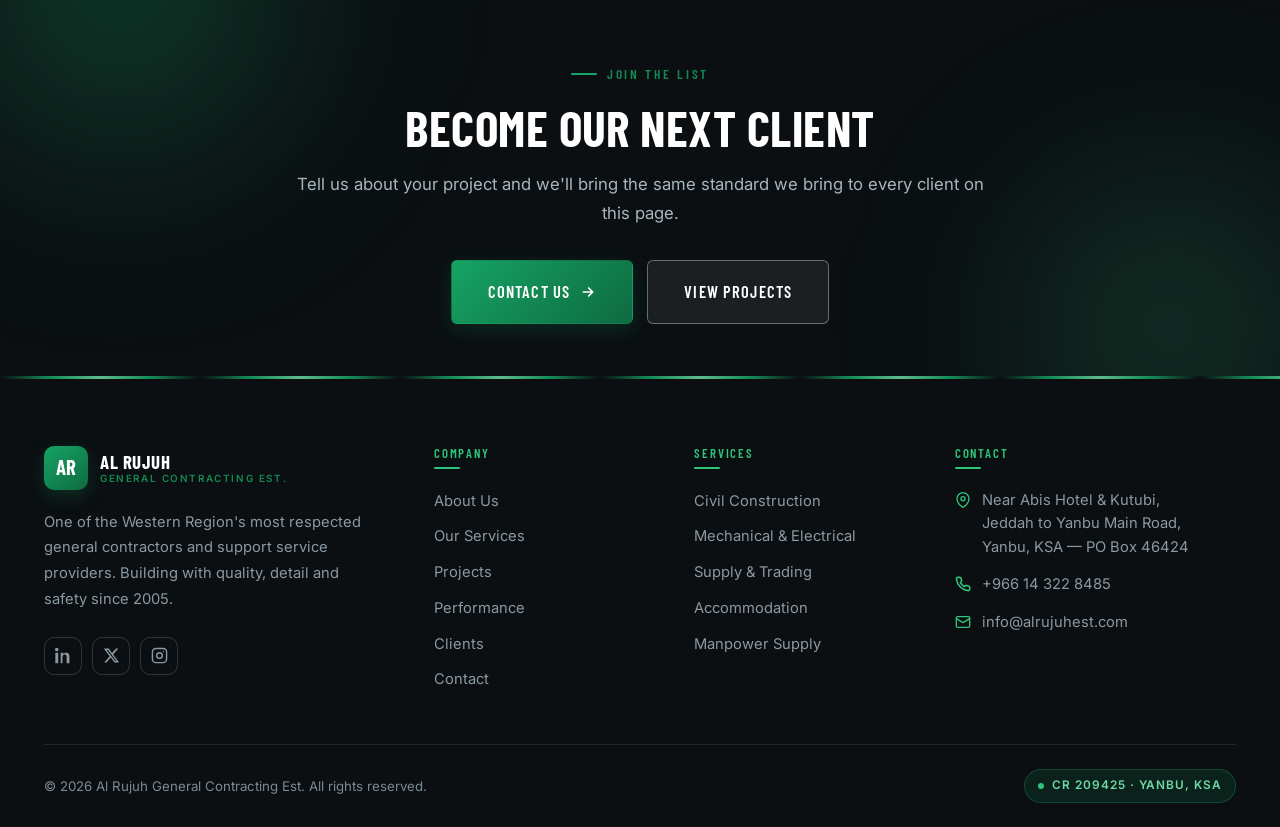
<file: clients.html>
<!DOCTYPE html>
<html lang="en">
<head>
<meta charset="UTF-8">
<meta name="viewport" content="width=device-width, initial-scale=1">
<title>Our Clients | Al Rujuh General Contracting Est. — Yanbu, Saudi Arabia</title>
    <link rel="icon" type="image/svg+xml" href="favicon.svg">
<meta name="description" content="Al Rujuh General Contracting Est. serves major clients including Sankyu Saudi Arabia, Sambo Saudi Arabia, Dayim Punjlloyd, Doosan Heavy Industries, Daelim Engineering, Medco and more.">
<link rel="preconnect" href="https://fonts.googleapis.com">
<link rel="preconnect" href="https://fonts.gstatic.com" crossorigin>
<link href="https://fonts.googleapis.com/css2?family=Barlow+Condensed:wght@500;600;700&family=Inter:wght@400;500;600;700&display=swap" rel="stylesheet">
<link rel="stylesheet" href="assets/css/style.css">
<link rel="stylesheet" href="assets/css/motion.css">
</head>
<body>

<div class="progress-bar" aria-hidden="true"></div>
<header class="header">
  <div class="container header-inner">
    <a href="index.html" class="logo" aria-label="Al Rujuh General Contracting — Home">
      <span class="logo-mark"><span>AR</span></span>
      <span class="logo-txt"><b>Al Rujuh</b><i>General Contracting Est.</i></span>
    </a>
    <nav class="nav" aria-label="Main">
      <a href="index.html">Home</a>
      <a href="about.html">About</a>
      <a href="services.html">Services</a>
      <a href="projects.html">Projects</a>
      <a href="performance.html">Performance</a>
      <a href="clients.html" class="active">Clients</a>
      <a href="contact.html">Contact</a>
    </nav>
    <div class="header-actions">
      <button class="lang-btn" type="button" aria-label="Switch to Arabic — coming soon" title="Arabic version coming soon">
        <span class="flag" aria-hidden="true">🇸🇦</span><span>AR</span><span class="sep">|</span><span>ع</span>
      </button>
      <a href="contact.html" class="btn btn--green header-cta">Get a Quote</a>
      <button class="burger" type="button" aria-label="Open menu" aria-expanded="false"><span></span><span></span><span></span></button>
    </div>
  </div>
</header>

<div class="drawer" role="dialog" aria-label="Mobile navigation">
  <a href="index.html">Home <span>01</span></a>
  <a href="about.html">About <span>02</span></a>
  <a href="services.html">Services <span>03</span></a>
  <a href="projects.html">Projects <span>04</span></a>
  <a href="performance.html">Performance <span>05</span></a>
  <a href="clients.html" class="active">Clients <span>06</span></a>
  <a href="contact.html">Contact <span>07</span></a>
  <div class="drawer-foot">
    <a href="contact.html" class="btn btn--green btn--lg">Request a Quotation</a>
    <a href="tel:+966143228485" class="btn btn--outline btn--lg">+966 14 322 8485</a>
  </div>
</div>
<section class="page-hero">
  <div class="page-hero__bg"><img src="assets/img/site/structure.jpg" alt=""></div>
  <div class="container page-hero__inner">
    <nav class="crumbs" aria-label="Breadcrumb">
      <a href="index.html">Home</a>
      <svg viewBox="0 0 24 24" fill="none" stroke="currentColor" stroke-width="2.5" stroke-linecap="round" stroke-linejoin="round"><path d="M9 18l6-6-6-6"/></svg>
      <span>Clients</span>
    </nav>
    <h1>Our Major Clients</h1>
    <p>Our project portfolio is extensive, as is our list of satisfied clients. No other support service company carries the same depth of experience.</p>
  </div>
</section>

<div class="ticker" aria-hidden="true">
  <div class="ticker__track">
    <span>Civil Construction</span><span>Mechanical &amp; Electrical</span><span>Building Material Supply</span>
    <span>Accommodation &amp; Catering</span><span>Manpower Supply</span><span>Equipment Rental</span>
    <span>Water Supply</span><span>Sewage Removal</span><span>Pipeline Projects</span>
    <span>Precast Manholes</span><span>Commercial Fit-Out</span><span>Industrial Support</span>
    <span>Civil Construction</span><span>Mechanical &amp; Electrical</span><span>Building Material Supply</span>
    <span>Accommodation &amp; Catering</span><span>Manpower Supply</span><span>Equipment Rental</span>
    <span>Water Supply</span><span>Sewage Removal</span><span>Pipeline Projects</span>
    <span>Precast Manholes</span><span>Commercial Fit-Out</span><span>Industrial Support</span>
  </div>
</div>

<!-- CREDENTIAL STATS -->
<section class="section section--tight section--alt">
  <div class="container">
    <div class="stats-strip reveal" data-anim="scale">
      <div><b data-count="16" data-suffix="+">0</b><span>Major Clients</span></div>
      <div><b data-count="300" data-suffix="+">0</b><span>Projects Delivered</span></div>
      <div><b>10056950</b><span>ARAMCO Vendor Code</span></div>
      <div><b>18</b><span>Years of Trust</span></div>
    </div>
  </div>
</section>

<!-- CLIENT WALL -->
<section class="section section--flow">
  <div class="flow-bg"><i></i><i></i><i></i></div>
  <div class="container">
    <div class="sec-head sec-head--center reveal" data-anim="up">
      <span class="eyebrow">Our Clients</span>
      <h2>List of Our Major <span class="hl">Respected Clients</span></h2>
      <p class="lead">National and international contractors who return to us because the work holds up after handover.</p>
    </div>
    <div class="logo-wall reveal" data-anim="scale" data-delay="1">
      <div class="logo-cell"><b>Sankyu Saudi Arabia Ltd</b><i>EPC Contractor</i></div>
      <div class="logo-cell"><b>Sambo Saudi Arabia LLC</b><i>Mechanical Works</i></div>
      <div class="logo-cell"><b>Dayim Punjlloyd Ltd</b><i>Pipeline Systems</i></div>
      <div class="logo-cell"><b>Doosan Heavy Industries &amp; Construction</b><i>Co. Ltd</i></div>
      <div class="logo-cell"><b>Dodsal &amp; Company Ltd</b><i>Industrial Supply</i></div>
      <div class="logo-cell"><b>G.P. Zachariades Overseas Ltd</b><i>Overseas Contractor</i></div>
      <div class="logo-cell"><b>Middle East Development Co. Ltd</b><i>Medco</i></div>
      <div class="logo-cell"><b>Saudi Services for Electro Mechanical Works</b><i>SSEM</i></div>
      <div class="logo-cell"><b>Daelim Engineering &amp; Construction</b><i>Co. Ltd</i></div>
      <div class="logo-cell"><b>Saudi Kad Company</b><i>Services</i></div>
      <div class="logo-cell"><b>Wardah Al Susan Company</b><i>Services</i></div>
      <div class="logo-cell"><b>Arabian Tech Company</b><i>Technology</i></div>
      <div class="logo-cell"><b>Ramkey Construction Ltd</b><i>Construction</i></div>
      <div class="logo-cell"><b>RB Hilton Ltd</b><i>CAPE</i></div>
      <div class="logo-cell"><b>Al Barghash Company</b><i>Contracting</i></div>
      <div class="logo-cell"><b>Al Touki Group of Contracting</b><i>Company</i></div>
    </div>
  </div>
</section>

<hr class="divider-anim" aria-hidden="true"><span class="diamond"></span>

<!-- CLIENT SIDE INFORMATION -->
<section class="section">
  <div class="container">
    <div class="sec-head sec-head--center reveal" data-anim="up">
      <span class="eyebrow">Client Side</span>
      <h2>Vendor &amp; Registration <span class="hl">Information</span></h2>
      <p class="lead">Everything a client-side procurement, finance or compliance team needs to qualify Al Rujuh — in one place, ready to copy.</p>
    </div>

    <div class="grid grid--4 mb-3">
      <article class="cred-card reveal" data-anim="up">
        <span class="scanline"></span>
        <div class="cred-card__top">
          <span class="cred-card__seal"><svg viewBox="0 0 24 24" fill="none" stroke="currentColor" stroke-width="2.2" stroke-linecap="round" stroke-linejoin="round"><path d="M12 22s8-4 8-10V5l-8-3-8 3v7c0 6 8 10 8 10z"/><path d="M9 12l2 2 4-4"/></svg></span>
          <span class="cred-card__tag">Vendor</span>
        </div>
        <h3>ARAMCO Registered</h3>
        <p>Registered and approved as an approved vendor under the ARAMCO supplier system.</p>
        <div class="cred-card__code"><b>10056950</b><span>Vendor Code</span></div>
      </article>
      <article class="cred-card reveal" data-anim="up" data-delay="1">
        <span class="scanline"></span>
        <div class="cred-card__top">
          <span class="cred-card__seal"><svg viewBox="0 0 24 24" fill="none" stroke="currentColor" stroke-width="2.2" stroke-linecap="round" stroke-linejoin="round"><path d="M14 2H6a2 2 0 00-2 2v16a2 2 0 002 2h12a2 2 0 002-2V8z"/><path d="M14 2v6h6"/><path d="M9 15h6"/></svg></span>
          <span class="cred-card__tag">Legal</span>
        </div>
        <h3>Commercial Registration</h3>
        <p>Registered establishment with the Ministry of Commerce, Kingdom of Saudi Arabia.</p>
        <div class="cred-card__code"><b>209425</b><span>CR Number</span></div>
      </article>
      <article class="cred-card reveal" data-anim="up" data-delay="2">
        <span class="scanline"></span>
        <div class="cred-card__top">
          <span class="cred-card__seal"><svg viewBox="0 0 24 24" fill="none" stroke="currentColor" stroke-width="2.2" stroke-linecap="round" stroke-linejoin="round"><path d="M21 10c0 7-9 13-9 13s-9-6-9-13a9 9 0 0118 0z"/><circle cx="12" cy="10" r="3"/></svg></span>
          <span class="cred-card__tag">Registered</span>
        </div>
        <h3>Based in Yanbu</h3>
        <p>Established 2009 · Head office on the Jeddah to Yanbu Main Road, Western Region.</p>
        <div class="cred-card__code"><b>41911</b><span>Postal Code</span></div>
      </article>
      <article class="cred-card reveal" data-anim="up" data-delay="3">
        <span class="scanline"></span>
        <div class="cred-card__top">
          <span class="cred-card__seal"><svg viewBox="0 0 24 24" fill="none" stroke="currentColor" stroke-width="2.2" stroke-linecap="round" stroke-linejoin="round"><circle cx="12" cy="12" r="10"/><path d="M12 6v6l4 2"/></svg></span>
          <span class="cred-card__tag">Trading</span>
        </div>
        <h3>Operating Since</h3>
        <p>Eighteen years of continuous operation in construction and industrial site services.</p>
        <div class="cred-card__code"><b>2005</b><span>Established</span></div>
      </article>
    </div>

    <div class="split split--top">
      <div class="reveal" data-anim="left">
        <div class="table-wrap">
          <div class="table-scroll">
            <table class="vendor-table">
              <thead><tr><th>Field</th><th>Detail</th><th>Status</th></tr></thead>
              <tbody>
                <tr><td>Company Name</td><td class="">Al Rujuh General Contracting Est.</td><td><span class="pill"><span class="dot"></span>Active</span></td></tr>
                <tr><td>CR Number</td><td class="code">209425</td><td><span class="pill"><span class="dot"></span>Verified</span></td></tr>
                <tr><td>ARAMCO Vendor Code</td><td class="code">10056950</td><td><span class="pill"><span class="dot"></span>Registered</span></td></tr>
                <tr><td>Year Established</td><td class="">2005 · 18 years operating</td><td><span class="pill pill--gold"><span class="dot"></span>Est. 2005</span></td></tr>
                <tr><td>Classification</td><td class="">Construction Contractors &amp; Building Materials</td><td><span class="pill"><span class="dot"></span>Licensed</span></td></tr>
                <tr><td>Base Location</td><td class="">Yanbu, Al Madinah, Saudi Arabia</td><td><span class="pill"><span class="dot"></span>Head Office</span></td></tr>
                <tr><td>Postal / PO Box</td><td class="code">41911 · PO Box 46424</td><td><span class="pill"><span class="dot"></span>Verified</span></td></tr>
                <tr><td>Office Telephone</td><td class="code">+966 14 322 8485</td><td><span class="pill"><span class="dot"></span>24/7</span></td></tr>
                <tr><td>Email</td><td class="">info@alrujuhest.com</td><td><span class="pill"><span class="dot"></span>Active</span></td></tr>
                <tr><td>Employee Count</td><td class="">Manpower supply across all trades</td><td><span class="pill pill--gold"><span class="dot"></span>On Demand</span></td></tr>
              </tbody>
            </table>
          </div>
        </div>
      </div>

      <div class="reveal" data-anim="right">
        <div class="client-side-panel">
          <span class="eyebrow">At a Glance</span>
          <h3 style="font-size:1.35rem;margin-bottom:20px">Client-Side Summary</h3>
          <div class="metric-row">
            <span class="metric-row__icon"><svg viewBox="0 0 24 24" fill="none" stroke="currentColor" stroke-width="2" stroke-linecap="round" stroke-linejoin="round"><path d='M3 21h18M5 21V7l7-4 7 4v14'/></svg></span>
            <span><b>Projects Delivered</b><span>Since 2005</span></span>
            <span class="metric-row__val" data-count="300" data-suffix="+">300+</span>
          </div>
          <div class="metric-row">
            <span class="metric-row__icon"><svg viewBox="0 0 24 24" fill="none" stroke="currentColor" stroke-width="2" stroke-linecap="round" stroke-linejoin="round"><path d='M16 21v-2a4 4 0 00-4-4H6a4 4 0 00-4 4v2'/><circle cx='9' cy='7' r='4'/><path d='M22 21v-2a4 4 0 00-3-3.87'/></svg></span>
            <span><b>Major Client Companies</b><span>National &amp; international EPC</span></span>
            <span class="metric-row__val" data-count="16" data-suffix="+">16+</span>
          </div>
          <div class="metric-row">
            <span class="metric-row__icon"><svg viewBox="0 0 24 24" fill="none" stroke="currentColor" stroke-width="2" stroke-linecap="round" stroke-linejoin="round"><path d='M12 2l8 4v6c0 5-3.4 9.4-8 10-4.6-.6-8-5-8-10V6l8-4z'/><path d='M9 12l2 2 4-4'/></svg></span>
            <span><b>Service Lines</b><span>Civil, MEP, supply &amp; site</span></span>
            <span class="metric-row__val" data-count="6" data-suffix="">6</span>
          </div>
          <div class="metric-row">
            <span class="metric-row__icon"><svg viewBox="0 0 24 24" fill="none" stroke="currentColor" stroke-width="2" stroke-linecap="round" stroke-linejoin="round"><circle cx='12' cy='12' r='10'/><path d='M12 6v6l4 2'/></svg></span>
            <span><b>Support Coverage</b><span>Remote &amp; on-site</span></span>
            <span class="metric-row__val" data-count="24" data-suffix="/7">24/7</span>
          </div>
          <div class="bar-list mt-3">
            <div class="bar-item">
              <div class="bar-item__head"><b>Civil &amp; Structural</b><span>92%</span></div>
              <div class="bar-track"><div class="bar-fill" style="--w:92%"></div></div>
            </div>
            <div class="bar-item">
              <div class="bar-item__head"><b>Mechanical &amp; Electrical</b><span>88%</span></div>
              <div class="bar-track"><div class="bar-fill" style="--w:88%"></div></div>
            </div>
            <div class="bar-item">
              <div class="bar-item__head"><b>Supply &amp; Trading</b><span>85%</span></div>
              <div class="bar-track"><div class="bar-fill" style="--w:85%"></div></div>
            </div>
            <div class="bar-item">
              <div class="bar-item__head"><b>Accommodation &amp; Catering</b><span>90%</span></div>
              <div class="bar-track"><div class="bar-fill" style="--w:90%"></div></div>
            </div>
            <div class="bar-item">
              <div class="bar-item__head"><b>Manpower Supply</b><span>95%</span></div>
              <div class="bar-track"><div class="bar-fill" style="--w:95%"></div></div>
            </div>
          </div>
          <div class="btn-row mt-3">
            <a href="contact.html" class="btn btn--green btn--block">Request Vendor Pack
              <svg viewBox="0 0 24 24" fill="none" stroke="currentColor" stroke-width="2.5" stroke-linecap="round" stroke-linejoin="round"><path d="M5 12h14M13 6l6 6-6 6"/></svg>
            </a>
          </div>
        </div>
      </div>
    </div>
  </div>
</section>

<hr class="divider-anim" aria-hidden="true"><span class="diamond"></span>

<!-- WHY IT MATTERS -->
<section class="section section--alt">
  <div class="container split">
    <div class="reveal" data-anim="left">
      <span class="eyebrow">Why This Matters</span>
      <h2>Who Trusts Us <span class="hl">Says More Than We Do</span></h2>
      <p>In industrial contracting, the client list is the portfolio. Companies like Doosan, Daelim and Sankyu operate to international standards — they do not engage a regional contractor lightly, and they do not keep engaging one who underperforms.</p>
      <p>Being on this list means our work has passed their prequalification, their safety audits and their quality inspections. That is why the relationship tends to last longer than a single project.</p>
      <ul class="checklist mt-3">
        <li><svg viewBox="0 0 24 24" fill="none" stroke="currentColor" stroke-width="2.4" stroke-linecap="round" stroke-linejoin="round"><path d="M20 6L9 17l-5-5"/></svg><span><b>Prequalification passed</b>Vetted on financial, technical and HSE capability.</span></li>
        <li><svg viewBox="0 0 24 24" fill="none" stroke="currentColor" stroke-width="2.4" stroke-linecap="round" stroke-linejoin="round"><path d="M20 6L9 17l-5-5"/></svg><span><b>Repeat engagements</b>Clients return because the standard stays the same.</span></li>
        <li><svg viewBox="0 0 24 24" fill="none" stroke="currentColor" stroke-width="2.4" stroke-linecap="round" stroke-linejoin="round"><path d="M20 6L9 17l-5-5"/></svg><span><b>ARAMCO registered</b>Vendor code 10056950 — a benchmark in Saudi oil &amp; gas contracting.</span></li>
      </ul>
    </div>
    <div class="split__media reveal" data-anim="right">
      <img src="assets/img/site/factory-hall.jpg" alt="Al Rujuh industrial site delivery">
      <span class="photo-chip"><span class="dot"></span> Industrial Delivery</span>
    </div>
  </div>
</section>

<!-- TESTIMONIALS -->
<section class="section section--dark section--flow">
  <div class="flow-bg"><i></i><i></i><i></i></div>
  <div class="container">
    <div class="sec-head sec-head--center reveal" data-anim="up">
      <span class="eyebrow">Feedback</span>
      <h2>What Our Clients Have to Say</h2>
    </div>
    <div class="grid grid--3">
      <article class="quote-card reveal" data-anim="up">
        <div class="quote-card__stars" aria-hidden="true"><svg viewBox="0 0 24 24" fill="currentColor"><path d="M12 2l3.09 6.26L22 9.27l-5 4.87 1.18 6.88L12 17.77l-6.18 3.25L7 14.14 2 9.27l6.91-1.01L12 2z"/></svg><svg viewBox="0 0 24 24" fill="currentColor"><path d="M12 2l3.09 6.26L22 9.27l-5 4.87 1.18 6.88L12 17.77l-6.18 3.25L7 14.14 2 9.27l6.91-1.01L12 2z"/></svg><svg viewBox="0 0 24 24" fill="currentColor"><path d="M12 2l3.09 6.26L22 9.27l-5 4.87 1.18 6.88L12 17.77l-6.18 3.25L7 14.14 2 9.27l6.91-1.01L12 2z"/></svg><svg viewBox="0 0 24 24" fill="currentColor"><path d="M12 2l3.09 6.26L22 9.27l-5 4.87 1.18 6.88L12 17.77l-6.18 3.25L7 14.14 2 9.27l6.91-1.01L12 2z"/></svg><svg viewBox="0 0 24 24" fill="currentColor"><path d="M12 2l3.09 6.26L22 9.27l-5 4.87 1.18 6.88L12 17.77l-6.18 3.25L7 14.14 2 9.27l6.91-1.01L12 2z"/></svg></div>
        <blockquote>"Al Rujuh General Contracting Est. is the most professional and knowledgeable support service provider. They are incredibly innovative in their thinking and certainly experts with plan and process."</blockquote>
        <div class="quote-card__who">
          <span class="avatar">SR</span>
          <span><b>Senior Project Engineer</b><span>Major EPC Contractor</span></span>
        </div>
      </article>
      <article class="quote-card reveal" data-anim="up" data-delay="1">
        <div class="quote-card__stars" aria-hidden="true"><svg viewBox="0 0 24 24" fill="currentColor"><path d="M12 2l3.09 6.26L22 9.27l-5 4.87 1.18 6.88L12 17.77l-6.18 3.25L7 14.14 2 9.27l6.91-1.01L12 2z"/></svg><svg viewBox="0 0 24 24" fill="currentColor"><path d="M12 2l3.09 6.26L22 9.27l-5 4.87 1.18 6.88L12 17.77l-6.18 3.25L7 14.14 2 9.27l6.91-1.01L12 2z"/></svg><svg viewBox="0 0 24 24" fill="currentColor"><path d="M12 2l3.09 6.26L22 9.27l-5 4.87 1.18 6.88L12 17.77l-6.18 3.25L7 14.14 2 9.27l6.91-1.01L12 2z"/></svg><svg viewBox="0 0 24 24" fill="currentColor"><path d="M12 2l3.09 6.26L22 9.27l-5 4.87 1.18 6.88L12 17.77l-6.18 3.25L7 14.14 2 9.27l6.91-1.01L12 2z"/></svg><svg viewBox="0 0 24 24" fill="currentColor"><path d="M12 2l3.09 6.26L22 9.27l-5 4.87 1.18 6.88L12 17.77l-6.18 3.25L7 14.14 2 9.27l6.91-1.01L12 2z"/></svg></div>
        <blockquote>"Reliability and convenience are two parts of their customer service commitment. The team is available around the clock, and both remote and on-site service is excellent."</blockquote>
        <div class="quote-card__who">
          <span class="avatar">PD</span>
          <span><b>Procurement Manager</b><span>Industrial Operator</span></span>
        </div>
      </article>
      <article class="quote-card reveal" data-anim="up" data-delay="2">
        <div class="quote-card__stars" aria-hidden="true"><svg viewBox="0 0 24 24" fill="currentColor"><path d="M12 2l3.09 6.26L22 9.27l-5 4.87 1.18 6.88L12 17.77l-6.18 3.25L7 14.14 2 9.27l6.91-1.01L12 2z"/></svg><svg viewBox="0 0 24 24" fill="currentColor"><path d="M12 2l3.09 6.26L22 9.27l-5 4.87 1.18 6.88L12 17.77l-6.18 3.25L7 14.14 2 9.27l6.91-1.01L12 2z"/></svg><svg viewBox="0 0 24 24" fill="currentColor"><path d="M12 2l3.09 6.26L22 9.27l-5 4.87 1.18 6.88L12 17.77l-6.18 3.25L7 14.14 2 9.27l6.91-1.01L12 2z"/></svg><svg viewBox="0 0 24 24" fill="currentColor"><path d="M12 2l3.09 6.26L22 9.27l-5 4.87 1.18 6.88L12 17.77l-6.18 3.25L7 14.14 2 9.27l6.91-1.01L12 2z"/></svg><svg viewBox="0 0 24 24" fill="currentColor"><path d="M12 2l3.09 6.26L22 9.27l-5 4.87 1.18 6.88L12 17.77l-6.18 3.25L7 14.14 2 9.27l6.91-1.01L12 2z"/></svg></div>
        <blockquote>"Manpower quality and site safety performance are consistently strong. They deliver on time and remain accountable throughout the project."</blockquote>
        <div class="quote-card__who">
          <span class="avatar">AM</span>
          <span><b>Construction Manager</b><span>Industrial Client</span></span>
        </div>
      </article>
    </div>
    <p class="text-center mt-4 reveal" data-anim="up" style="color:#8C99A2;font-size:.92rem">
      Client names are published with permission. Written testimonials can be supplied on request.
    </p>
  </div>
</section>

<section class="cta-band">
  <span class="orb"></span><span class="orb"></span>
  <div class="container cta-band__inner reveal" data-anim="up">
    <span class="eyebrow">Join the List</span>
    <h2>Become Our Next Client</h2>
    <p>Tell us about your project and we'll bring the same standard we bring to every client on this page.</p>
    <div class="btn-row">
      <a href="contact.html" class="btn btn--green btn--lg">Contact Us
        <svg viewBox="0 0 24 24" fill="none" stroke="currentColor" stroke-width="2.5" stroke-linecap="round" stroke-linejoin="round"><path d="M5 12h14M13 6l6 6-6 6"/></svg>
      </a>
      <a href="projects.html" class="btn btn--ghost-light btn--lg">View Projects</a>
    </div>
  </div>
</section>
<footer class="footer">
  <div class="container">
    <div class="footer-grid">
      <div class="footer-brand">
        <a href="index.html" class="logo" aria-label="Al Rujuh — Home">
          <span class="logo-mark"><span>AR</span></span>
          <span class="logo-txt"><b>Al Rujuh</b><i>General Contracting Est.</i></span>
        </a>
        <p>One of the Western Region's most respected general contractors and support service providers. Building with quality, detail and safety since 2005.</p>
        <div class="social">
          <a href="#" aria-label="LinkedIn"><svg viewBox="0 0 24 24" fill="currentColor"><path d="M4.98 3.5C4.98 4.88 3.87 6 2.5 6S0 4.88 0 3.5 1.12 1 2.5 1s2.48 1.12 2.48 2.5zM.5 8h4V23h-4V8zm7.5 0h3.8v2.05h.05c.53-.95 1.83-1.95 3.77-1.95 4.03 0 4.78 2.5 4.78 5.75V23h-4v-8.1c0-1.93-.03-4.42-2.7-4.42-2.7 0-3.12 2.1-3.12 4.28V23H8V8z"/></svg></a>
          <a href="#" aria-label="X"><svg viewBox="0 0 24 24" fill="currentColor"><path d="M18.24 2.25h3.31l-7.23 8.26 8.5 11.24h-6.66l-5.21-6.82-5.97 6.82H1.66l7.73-8.84L1.25 2.25h6.83l4.71 6.23 5.45-6.23zm-1.16 17.52h1.83L7.08 4.13H5.11l11.97 15.64z"/></svg></a>
          <a href="#" aria-label="Instagram"><svg viewBox="0 0 24 24" fill="none" stroke="currentColor" stroke-width="2"><rect x="2" y="2" width="20" height="20" rx="5"/><circle cx="12" cy="12" r="4"/><circle cx="17.5" cy="6.5" r="1" fill="currentColor" stroke="none"/></svg></a>
        </div>
      </div>
      <div>
        <h4>Company</h4>
        <div class="footer-links">
          <a href="about.html">About Us</a><a href="services.html">Our Services</a>
          <a href="projects.html">Projects</a><a href="performance.html">Performance</a>
          <a href="clients.html">Clients</a><a href="contact.html">Contact</a>
        </div>
      </div>
      <div>
        <h4>Services</h4>
        <div class="footer-links">
          <a href="services.html#civil">Civil Construction</a><a href="services.html#mep">Mechanical &amp; Electrical</a>
          <a href="services.html#supply">Supply &amp; Trading</a><a href="services.html#accommodation">Accommodation</a>
          <a href="services.html#manpower">Manpower Supply</a>
        </div>
      </div>
      <div>
        <h4>Contact</h4>
        <ul class="footer-contact">
          <li><svg viewBox="0 0 24 24" fill="none" stroke="currentColor" stroke-width="2" stroke-linecap="round" stroke-linejoin="round"><path d="M21 10c0 7-9 13-9 13s-9-6-9-13a9 9 0 0118 0z"/><circle cx="12" cy="10" r="3"/></svg><span>Near Abis Hotel &amp; Kutubi,<br>Jeddah to Yanbu Main Road,<br>Yanbu, KSA — PO Box 46424</span></li>
          <li><svg viewBox="0 0 24 24" fill="none" stroke="currentColor" stroke-width="2.4" stroke-linecap="round" stroke-linejoin="round"><path d="M22 16.92v3a2 2 0 01-2.18 2 19.79 19.79 0 01-8.63-3.07 19.5 19.5 0 01-6-6A19.79 19.79 0 012.12 4.18 2 2 0 014.11 2h3a2 2 0 012 1.72c.13.96.36 1.9.7 2.81a2 2 0 01-.45 2.11L8.09 9.91a16 16 0 006 6l1.27-1.27a2 2 0 012.11-.45c.91.34 1.85.57 2.81.7A2 2 0 0122 16.92z"/></svg><a href="tel:+966143228485">+966 14 322 8485</a></li>
          <li><svg viewBox="0 0 24 24" fill="none" stroke="currentColor" stroke-width="2" stroke-linecap="round" stroke-linejoin="round"><rect x="2" y="4" width="20" height="16" rx="2"/><path d="M22 7l-10 6L2 7"/></svg><a href="mailto:info@alrujuhest.com">info@alrujuhest.com</a></li>
        </ul>
      </div>
    </div>
    <div class="footer-bar">
      <p>© <span data-year>2026</span> Al Rujuh General Contracting Est. All rights reserved.</p>
      <span class="cr-badge"><span class="dot"></span> CR 209425 · Yanbu, KSA</span>
    </div>
  </div>
</footer>

<button class="to-top" type="button" aria-label="Back to top">
  <svg viewBox="0 0 24 24" fill="none" stroke="currentColor" stroke-width="2.6" stroke-linecap="round" stroke-linejoin="round"><path d="M12 19V5M5 12l7-7 7 7"/></svg>
</button>

<script src="assets/js/main.js"></script>
<script src="assets/js/motion.js"></script>
</body>
</html>
</file>
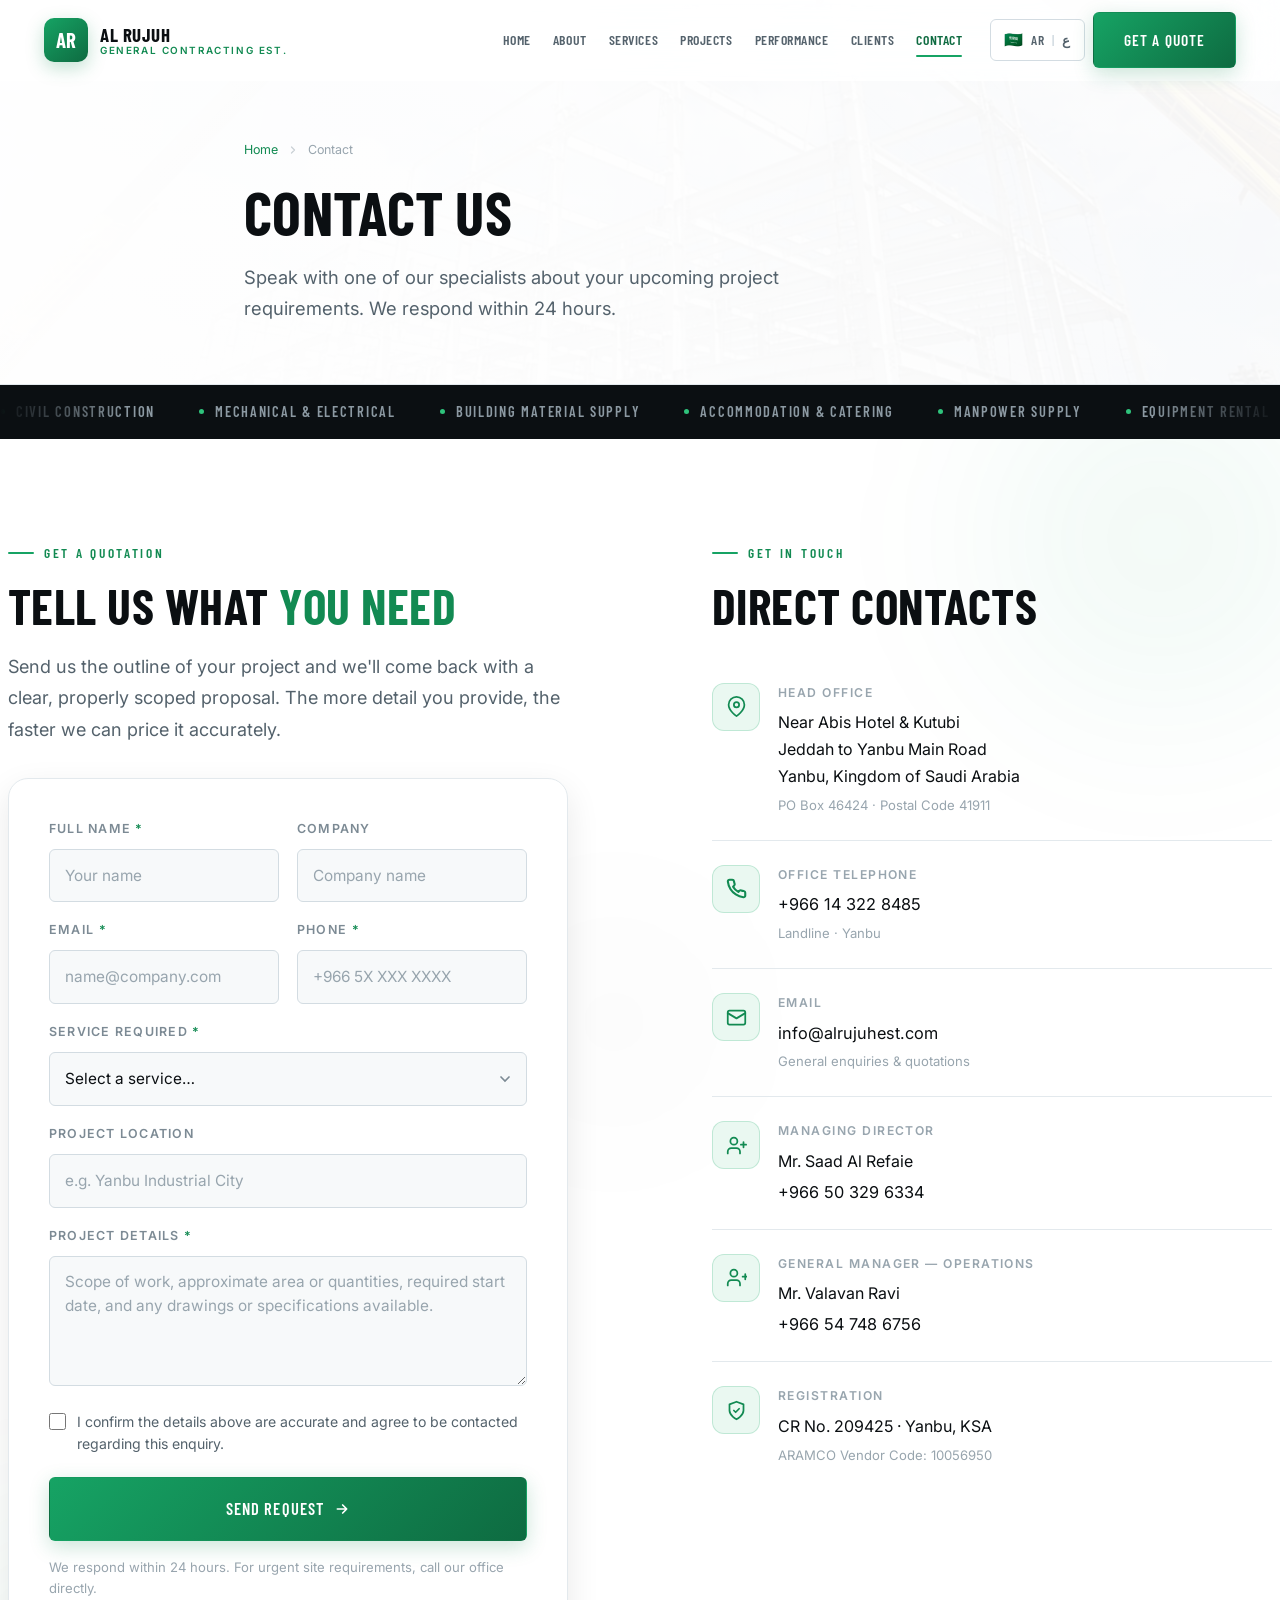
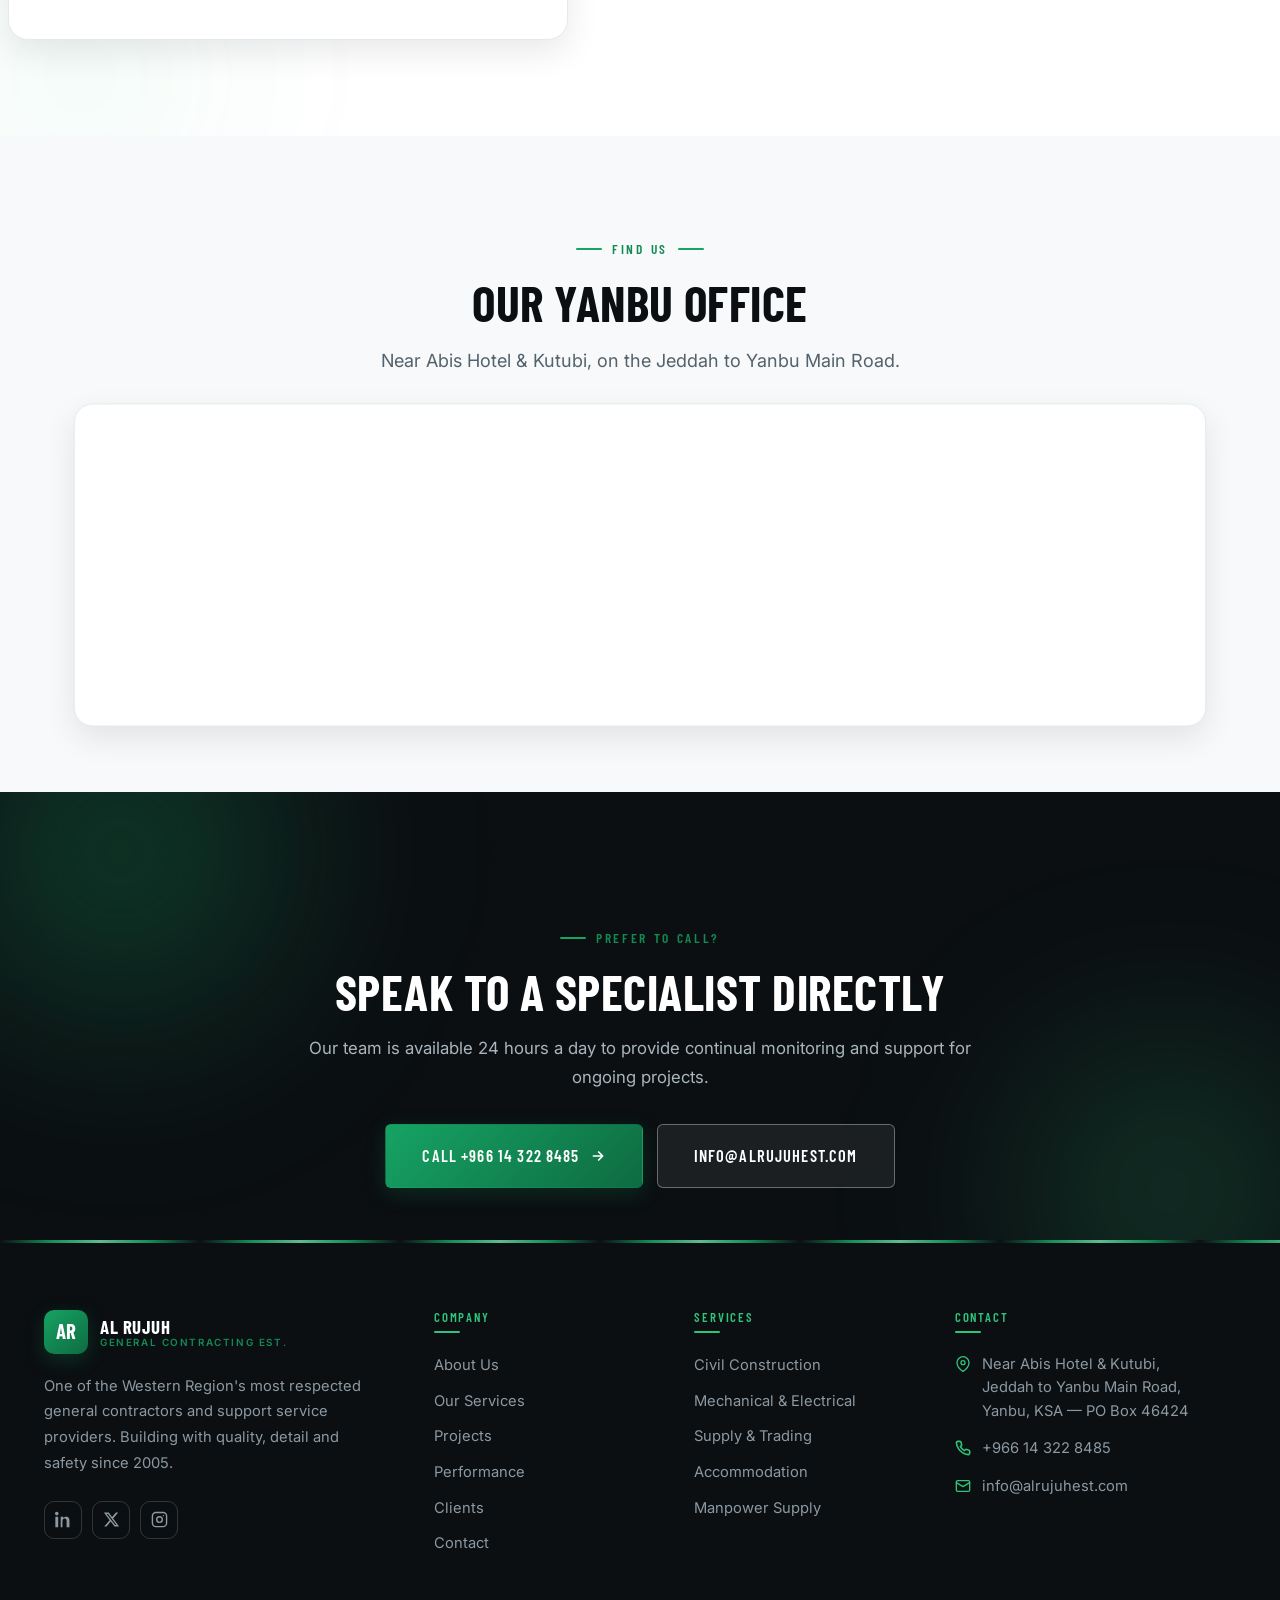
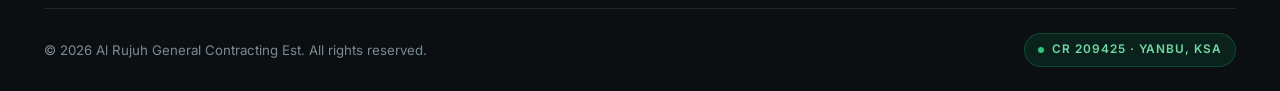
<file: contact.html>
<!DOCTYPE html>
<html lang="en">
<head>
<meta charset="UTF-8">
<meta name="viewport" content="width=device-width, initial-scale=1">
<title>Contact Us | Al Rujuh General Contracting Est. — Yanbu, Saudi Arabia</title>
    <link rel="icon" type="image/svg+xml" href="favicon.svg">
<meta name="description" content="Contact Al Rujuh General Contracting Est. in Yanbu, Saudi Arabia. Request a quotation for civil, mechanical and electrical construction, supply, manpower or site services. Tel +966 14 322 8485.">
<link rel="preconnect" href="https://fonts.googleapis.com">
<link rel="preconnect" href="https://fonts.gstatic.com" crossorigin>
<link href="https://fonts.googleapis.com/css2?family=Barlow+Condensed:wght@500;600;700&family=Inter:wght@400;500;600;700&display=swap" rel="stylesheet">
<link rel="stylesheet" href="assets/css/style.css">
<link rel="stylesheet" href="assets/css/motion.css">
</head>
<body>

<div class="progress-bar" aria-hidden="true"></div>
<header class="header">
  <div class="container header-inner">
    <a href="index.html" class="logo" aria-label="Al Rujuh General Contracting — Home">
      <span class="logo-mark"><span>AR</span></span>
      <span class="logo-txt"><b>Al Rujuh</b><i>General Contracting Est.</i></span>
    </a>
    <nav class="nav" aria-label="Main">
      <a href="index.html">Home</a>
      <a href="about.html">About</a>
      <a href="services.html">Services</a>
      <a href="projects.html">Projects</a>
      <a href="performance.html">Performance</a>
      <a href="clients.html">Clients</a>
      <a href="contact.html" class="active">Contact</a>
    </nav>
    <div class="header-actions">
      <button class="lang-btn" type="button" aria-label="Switch to Arabic — coming soon" title="Arabic version coming soon">
        <span class="flag" aria-hidden="true">🇸🇦</span><span>AR</span><span class="sep">|</span><span>ع</span>
      </button>
      <a href="contact.html" class="btn btn--green header-cta">Get a Quote</a>
      <button class="burger" type="button" aria-label="Open menu" aria-expanded="false"><span></span><span></span><span></span></button>
    </div>
  </div>
</header>

<div class="drawer" role="dialog" aria-label="Mobile navigation">
  <a href="index.html">Home <span>01</span></a>
  <a href="about.html">About <span>02</span></a>
  <a href="services.html">Services <span>03</span></a>
  <a href="projects.html">Projects <span>04</span></a>
  <a href="performance.html">Performance <span>05</span></a>
  <a href="clients.html">Clients <span>06</span></a>
  <a href="contact.html" class="active">Contact <span>07</span></a>
  <div class="drawer-foot">
    <a href="contact.html" class="btn btn--green btn--lg">Request a Quotation</a>
    <a href="tel:+966143228485" class="btn btn--outline btn--lg">+966 14 322 8485</a>
  </div>
</div>
<section class="page-hero">
  <div class="page-hero__bg"><img src="assets/img/site/hero-cranes.jpg" alt=""></div>
  <div class="container page-hero__inner">
    <nav class="crumbs" aria-label="Breadcrumb">
      <a href="index.html">Home</a>
      <svg viewBox="0 0 24 24" fill="none" stroke="currentColor" stroke-width="2.5" stroke-linecap="round" stroke-linejoin="round"><path d="M9 18l6-6-6-6"/></svg>
      <span>Contact</span>
    </nav>
    <h1>Contact Us</h1>
    <p>Speak with one of our specialists about your upcoming project requirements. We respond within 24 hours.</p>
  </div>
</section>

<div class="ticker" aria-hidden="true">
  <div class="ticker__track">
    <span>Civil Construction</span><span>Mechanical &amp; Electrical</span><span>Building Material Supply</span>
    <span>Accommodation &amp; Catering</span><span>Manpower Supply</span><span>Equipment Rental</span>
    <span>Water Supply</span><span>Sewage Removal</span><span>Pipeline Projects</span>
    <span>Precast Manholes</span><span>Commercial Fit-Out</span><span>Industrial Support</span>
    <span>Civil Construction</span><span>Mechanical &amp; Electrical</span><span>Building Material Supply</span>
    <span>Accommodation &amp; Catering</span><span>Manpower Supply</span><span>Equipment Rental</span>
    <span>Water Supply</span><span>Sewage Removal</span><span>Pipeline Projects</span>
    <span>Precast Manholes</span><span>Commercial Fit-Out</span><span>Industrial Support</span>
  </div>
</div>

<!-- QUOTE FORM -->
<section class="section section--flow" id="quote">
  <div class="flow-bg"><i></i><i></i><i></i></div>
  <div class="container split split--top">
    <div class="reveal" data-anim="left">
      <span class="eyebrow">Get a Quotation</span>
      <h2>Tell Us What <span class="hl">You Need</span></h2>
      <p class="lead">Send us the outline of your project and we'll come back with a clear, properly scoped proposal. The more detail you provide, the faster we can price it accurately.</p>

      <div class="form-card mt-3">
        <form id="contact-form" novalidate>
          <div class="field-row">
            <div class="field">
              <label for="name">Full Name <span>*</span></label>
              <input type="text" id="name" name="name" placeholder="Your name" required>
            </div>
            <div class="field">
              <label for="company">Company</label>
              <input type="text" id="company" name="company" placeholder="Company name">
            </div>
          </div>
          <div class="field-row">
            <div class="field">
              <label for="email">Email <span>*</span></label>
              <input type="email" id="email" name="email" placeholder="name@company.com" required>
            </div>
            <div class="field">
              <label for="phone">Phone <span>*</span></label>
              <input type="tel" id="phone" name="phone" placeholder="+966 5X XXX XXXX" required>
            </div>
          </div>
          <div class="field">
            <label for="service">Service Required <span>*</span></label>
            <select id="service" name="service" required>
              <option value="">Select a service…</option>
                  <option>Civil Construction</option>
                  <option>Mechanical &amp; Electrical</option>
                  <option>Supply &amp; Trading — Building Materials</option>
                  <option>Accommodation &amp; Catering</option>
                  <option>Manpower Supply</option>
                  <option>Equipment / Vehicle Rental</option>
                  <option>Water Supply / Sewage Removal</option>
                  <option>Multiple Services / Full Package</option>
                  <option>Other</option>
            </select>
          </div>
          <div class="field">
            <label for="location">Project Location</label>
            <input type="text" id="location" name="location" placeholder="e.g. Yanbu Industrial City">
          </div>
          <div class="field">
            <label for="message">Project Details <span>*</span></label>
            <textarea id="message" name="message" placeholder="Scope of work, approximate area or quantities, required start date, and any drawings or specifications available." required></textarea>
          </div>
          <label class="checkbox">
            <input type="checkbox" name="consent" required>
            <span>I confirm the details above are accurate and agree to be contacted regarding this enquiry.</span>
          </label>
          <button type="submit" class="btn btn--green btn--lg btn--block">
            Send Request
            <svg viewBox="0 0 24 24" fill="none" stroke="currentColor" stroke-width="2.5" stroke-linecap="round" stroke-linejoin="round"><path d="M5 12h14M13 6l6 6-6 6"/></svg>
          </button>
          <p class="form-note">We respond within 24 hours. For urgent site requirements, call our office directly.</p>
        </form>
      </div>
    </div>

    <div class="reveal" data-anim="right">
      <span class="eyebrow">Get in Touch</span>
      <h2 style="margin-bottom:26px">Direct Contacts</h2>
      <div class="contact-item">
        <div class="contact-item__icon"><svg viewBox="0 0 24 24" fill="none" stroke="currentColor" stroke-width="2" stroke-linecap="round" stroke-linejoin="round"><svg viewBox="0 0 24 24" fill="none" stroke="currentColor" stroke-width="2" stroke-linecap="round" stroke-linejoin="round"><path d="M21 10c0 7-9 13-9 13s-9-6-9-13a9 9 0 0118 0z"/><circle cx="12" cy="10" r="3"/></svg></svg></div>
        <div>
          <b>Head Office</b>
          Near Abis Hotel &amp; Kutubi<br>Jeddah to Yanbu Main Road<br>Yanbu, Kingdom of Saudi Arabia
          <small>PO Box 46424 · Postal Code 41911</small>
        </div>
      </div>
      <div class="contact-item">
        <div class="contact-item__icon"><svg viewBox="0 0 24 24" fill="none" stroke="currentColor" stroke-width="2" stroke-linecap="round" stroke-linejoin="round"><svg viewBox="0 0 24 24" fill="none" stroke="currentColor" stroke-width="2.4" stroke-linecap="round" stroke-linejoin="round"><path d="M22 16.92v3a2 2 0 01-2.18 2 19.79 19.79 0 01-8.63-3.07 19.5 19.5 0 01-6-6A19.79 19.79 0 012.12 4.18 2 2 0 014.11 2h3a2 2 0 012 1.72c.13.96.36 1.9.7 2.81a2 2 0 01-.45 2.11L8.09 9.91a16 16 0 006 6l1.27-1.27a2 2 0 012.11-.45c.91.34 1.85.57 2.81.7A2 2 0 0122 16.92z"/></svg></svg></div>
        <div>
          <b>Office Telephone</b>
          <a href="tel:+966143228485">+966 14 322 8485</a>
          <small>Landline · Yanbu</small>
        </div>
      </div>
      <div class="contact-item">
        <div class="contact-item__icon"><svg viewBox="0 0 24 24" fill="none" stroke="currentColor" stroke-width="2" stroke-linecap="round" stroke-linejoin="round"><svg viewBox="0 0 24 24" fill="none" stroke="currentColor" stroke-width="2" stroke-linecap="round" stroke-linejoin="round"><rect x="2" y="4" width="20" height="16" rx="2"/><path d="M22 7l-10 6L2 7"/></svg></svg></div>
        <div>
          <b>Email</b>
          <a href="mailto:info@alrujuhest.com">info@alrujuhest.com</a>
          <small>General enquiries &amp; quotations</small>
        </div>
      </div>
      <div class="contact-item">
        <div class="contact-item__icon"><svg viewBox="0 0 24 24" fill="none" stroke="currentColor" stroke-width="2" stroke-linecap="round" stroke-linejoin="round"><path d='M16 21v-2a4 4 0 00-4-4H6a4 4 0 00-4 4v2'/><circle cx='9' cy='7' r='4'/><path d='M20 8v6M23 11h-6'/></svg></div>
        <div>
          <b>Managing Director</b>
          Mr. Saad Al Refaie
          <small><a href="tel:+966503296334">+966 50 329 6334</a></small>
        </div>
      </div>
      <div class="contact-item">
        <div class="contact-item__icon"><svg viewBox="0 0 24 24" fill="none" stroke="currentColor" stroke-width="2" stroke-linecap="round" stroke-linejoin="round"><path d='M16 21v-2a4 4 0 00-4-4H6a4 4 0 00-4 4v2'/><circle cx='9' cy='7' r='4'/><path d='M22 8v6M25 11h-6'/></svg></div>
        <div>
          <b>General Manager — Operations</b>
          Mr. Valavan Ravi
          <small><a href="tel:+966547486756">+966 54 748 6756</a></small>
        </div>
      </div>
      <div class="contact-item">
        <div class="contact-item__icon"><svg viewBox="0 0 24 24" fill="none" stroke="currentColor" stroke-width="2" stroke-linecap="round" stroke-linejoin="round"><path d='M9 12l2 2 4-4'/><path d='M12 22s8-4 8-10V5l-8-3-8 3v7c0 6 8 10 8 10z'/></svg></div>
        <div>
          <b>Registration</b>
          CR No. 209425 · Yanbu, KSA
          <small>ARAMCO Vendor Code: 10056950</small>
        </div>
      </div>
    </div>
  </div>
</section>

<!-- MAP -->
<section class="section section--alt section--tight">
  <div class="container">
    <div class="sec-head sec-head--center reveal" data-anim="up">
      <span class="eyebrow">Find Us</span>
      <h2>Our Yanbu Office</h2>
      <p class="lead">Near Abis Hotel &amp; Kutubi, on the Jeddah to Yanbu Main Road.</p>
    </div>
    <div class="map-frame reveal" data-anim="scale">
      <iframe
        title="Map showing Al Rujuh General Contracting Est. location in Yanbu, Saudi Arabia"
        src="https://www.google.com/maps?q=Yanbu,+Saudi+Arabia&output=embed"
        loading="lazy"
        referrerpolicy="no-referrer-when-downgrade"></iframe>
    </div>
  </div>
</section>

<section class="cta-band">
  <span class="orb"></span><span class="orb"></span>
  <div class="container cta-band__inner reveal" data-anim="up">
    <span class="eyebrow">Prefer to Call?</span>
    <h2>Speak to a Specialist Directly</h2>
    <p>Our team is available 24 hours a day to provide continual monitoring and support for ongoing projects.</p>
    <div class="btn-row">
      <a href="tel:+966143228485" class="btn btn--green btn--lg">Call +966 14 322 8485
        <svg viewBox="0 0 24 24" fill="none" stroke="currentColor" stroke-width="2.5" stroke-linecap="round" stroke-linejoin="round"><path d="M5 12h14M13 6l6 6-6 6"/></svg>
      </a>
      <a href="mailto:info@alrujuhest.com" class="btn btn--ghost-light btn--lg">info@alrujuhest.com</a>
    </div>
  </div>
</section>
<footer class="footer">
  <div class="container">
    <div class="footer-grid">
      <div class="footer-brand">
        <a href="index.html" class="logo" aria-label="Al Rujuh — Home">
          <span class="logo-mark"><span>AR</span></span>
          <span class="logo-txt"><b>Al Rujuh</b><i>General Contracting Est.</i></span>
        </a>
        <p>One of the Western Region's most respected general contractors and support service providers. Building with quality, detail and safety since 2005.</p>
        <div class="social">
          <a href="#" aria-label="LinkedIn"><svg viewBox="0 0 24 24" fill="currentColor"><path d="M4.98 3.5C4.98 4.88 3.87 6 2.5 6S0 4.88 0 3.5 1.12 1 2.5 1s2.48 1.12 2.48 2.5zM.5 8h4V23h-4V8zm7.5 0h3.8v2.05h.05c.53-.95 1.83-1.95 3.77-1.95 4.03 0 4.78 2.5 4.78 5.75V23h-4v-8.1c0-1.93-.03-4.42-2.7-4.42-2.7 0-3.12 2.1-3.12 4.28V23H8V8z"/></svg></a>
          <a href="#" aria-label="X"><svg viewBox="0 0 24 24" fill="currentColor"><path d="M18.24 2.25h3.31l-7.23 8.26 8.5 11.24h-6.66l-5.21-6.82-5.97 6.82H1.66l7.73-8.84L1.25 2.25h6.83l4.71 6.23 5.45-6.23zm-1.16 17.52h1.83L7.08 4.13H5.11l11.97 15.64z"/></svg></a>
          <a href="#" aria-label="Instagram"><svg viewBox="0 0 24 24" fill="none" stroke="currentColor" stroke-width="2"><rect x="2" y="2" width="20" height="20" rx="5"/><circle cx="12" cy="12" r="4"/><circle cx="17.5" cy="6.5" r="1" fill="currentColor" stroke="none"/></svg></a>
        </div>
      </div>
      <div>
        <h4>Company</h4>
        <div class="footer-links">
          <a href="about.html">About Us</a><a href="services.html">Our Services</a>
          <a href="projects.html">Projects</a><a href="performance.html">Performance</a>
          <a href="clients.html">Clients</a><a href="contact.html">Contact</a>
        </div>
      </div>
      <div>
        <h4>Services</h4>
        <div class="footer-links">
          <a href="services.html#civil">Civil Construction</a><a href="services.html#mep">Mechanical &amp; Electrical</a>
          <a href="services.html#supply">Supply &amp; Trading</a><a href="services.html#accommodation">Accommodation</a>
          <a href="services.html#manpower">Manpower Supply</a>
        </div>
      </div>
      <div>
        <h4>Contact</h4>
        <ul class="footer-contact">
          <li><svg viewBox="0 0 24 24" fill="none" stroke="currentColor" stroke-width="2" stroke-linecap="round" stroke-linejoin="round"><path d="M21 10c0 7-9 13-9 13s-9-6-9-13a9 9 0 0118 0z"/><circle cx="12" cy="10" r="3"/></svg><span>Near Abis Hotel &amp; Kutubi,<br>Jeddah to Yanbu Main Road,<br>Yanbu, KSA — PO Box 46424</span></li>
          <li><svg viewBox="0 0 24 24" fill="none" stroke="currentColor" stroke-width="2.4" stroke-linecap="round" stroke-linejoin="round"><path d="M22 16.92v3a2 2 0 01-2.18 2 19.79 19.79 0 01-8.63-3.07 19.5 19.5 0 01-6-6A19.79 19.79 0 012.12 4.18 2 2 0 014.11 2h3a2 2 0 012 1.72c.13.96.36 1.9.7 2.81a2 2 0 01-.45 2.11L8.09 9.91a16 16 0 006 6l1.27-1.27a2 2 0 012.11-.45c.91.34 1.85.57 2.81.7A2 2 0 0122 16.92z"/></svg><a href="tel:+966143228485">+966 14 322 8485</a></li>
          <li><svg viewBox="0 0 24 24" fill="none" stroke="currentColor" stroke-width="2" stroke-linecap="round" stroke-linejoin="round"><rect x="2" y="4" width="20" height="16" rx="2"/><path d="M22 7l-10 6L2 7"/></svg><a href="mailto:info@alrujuhest.com">info@alrujuhest.com</a></li>
        </ul>
      </div>
    </div>
    <div class="footer-bar">
      <p>© <span data-year>2026</span> Al Rujuh General Contracting Est. All rights reserved.</p>
      <span class="cr-badge"><span class="dot"></span> CR 209425 · Yanbu, KSA</span>
    </div>
  </div>
</footer>

<button class="to-top" type="button" aria-label="Back to top">
  <svg viewBox="0 0 24 24" fill="none" stroke="currentColor" stroke-width="2.6" stroke-linecap="round" stroke-linejoin="round"><path d="M12 19V5M5 12l7-7 7 7"/></svg>
</button>

<script src="assets/js/main.js"></script>
<script src="assets/js/motion.js"></script>
</body>
</html>
</file>
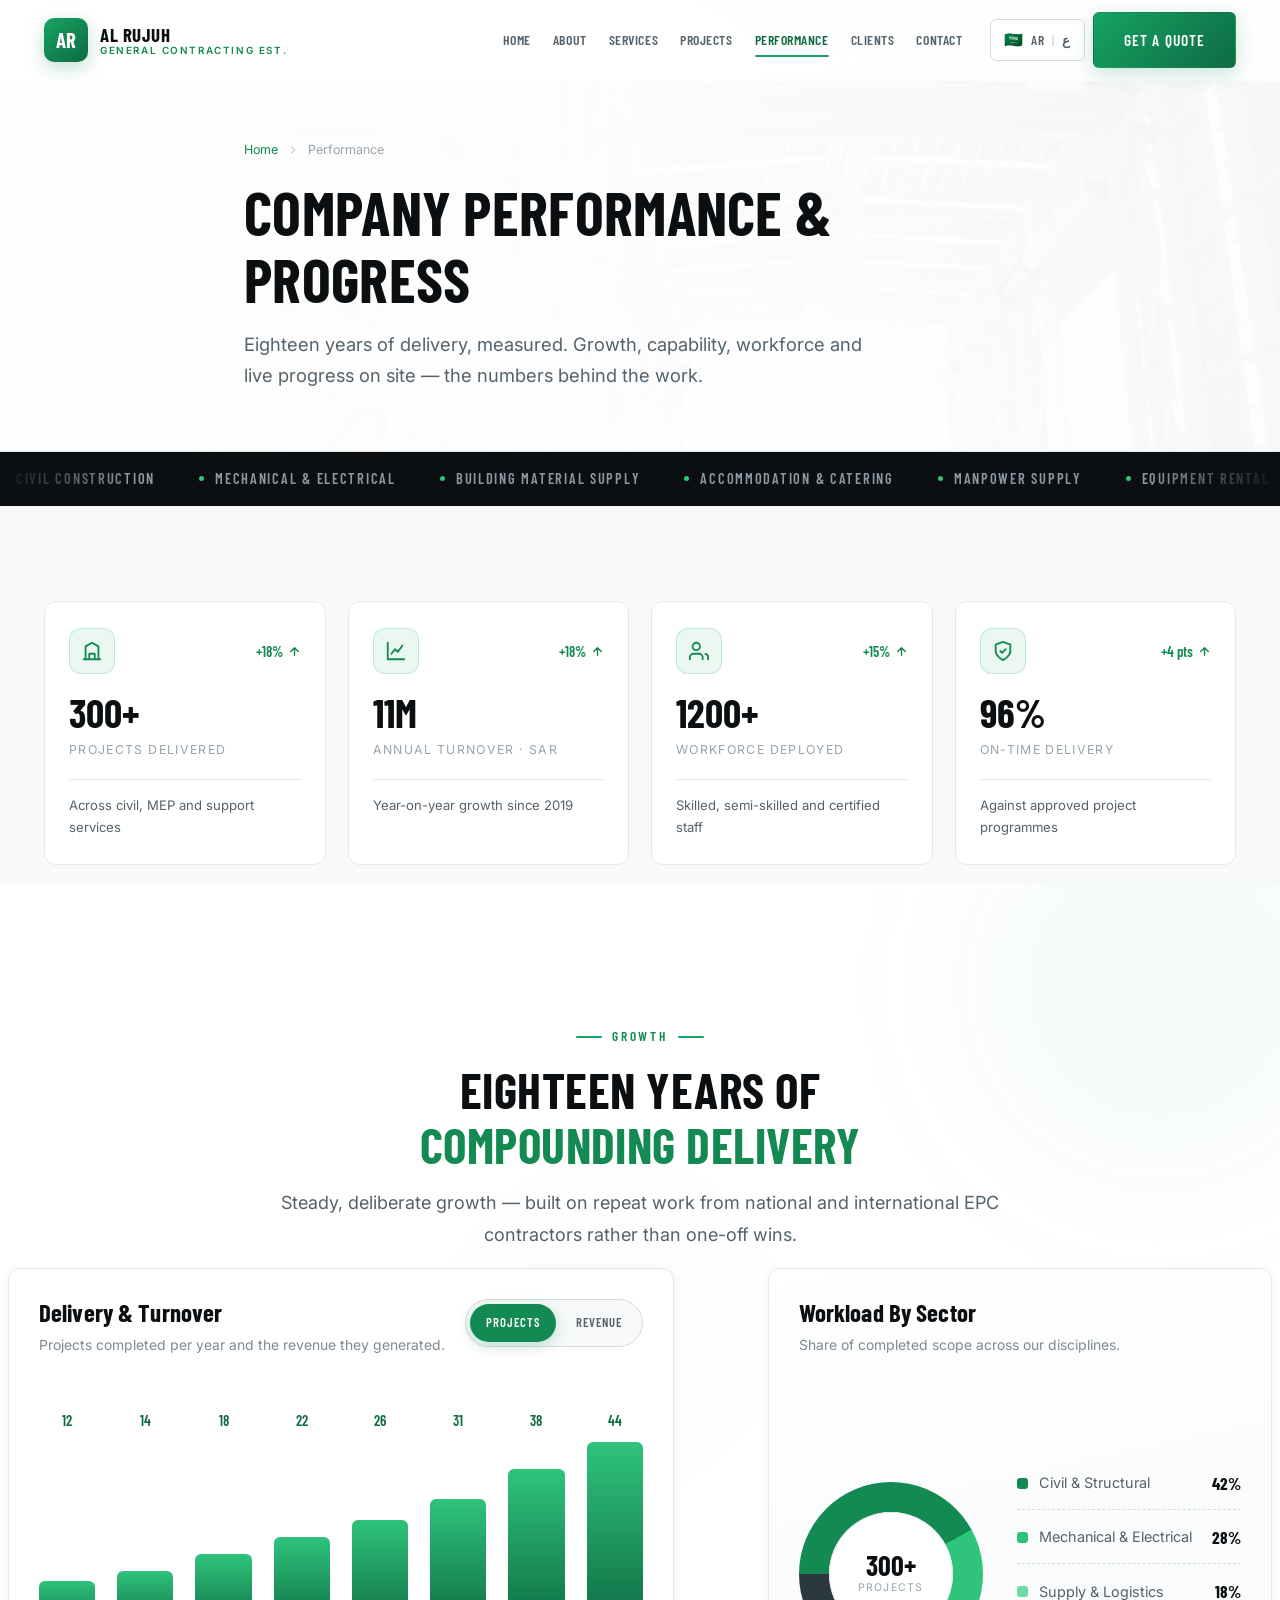
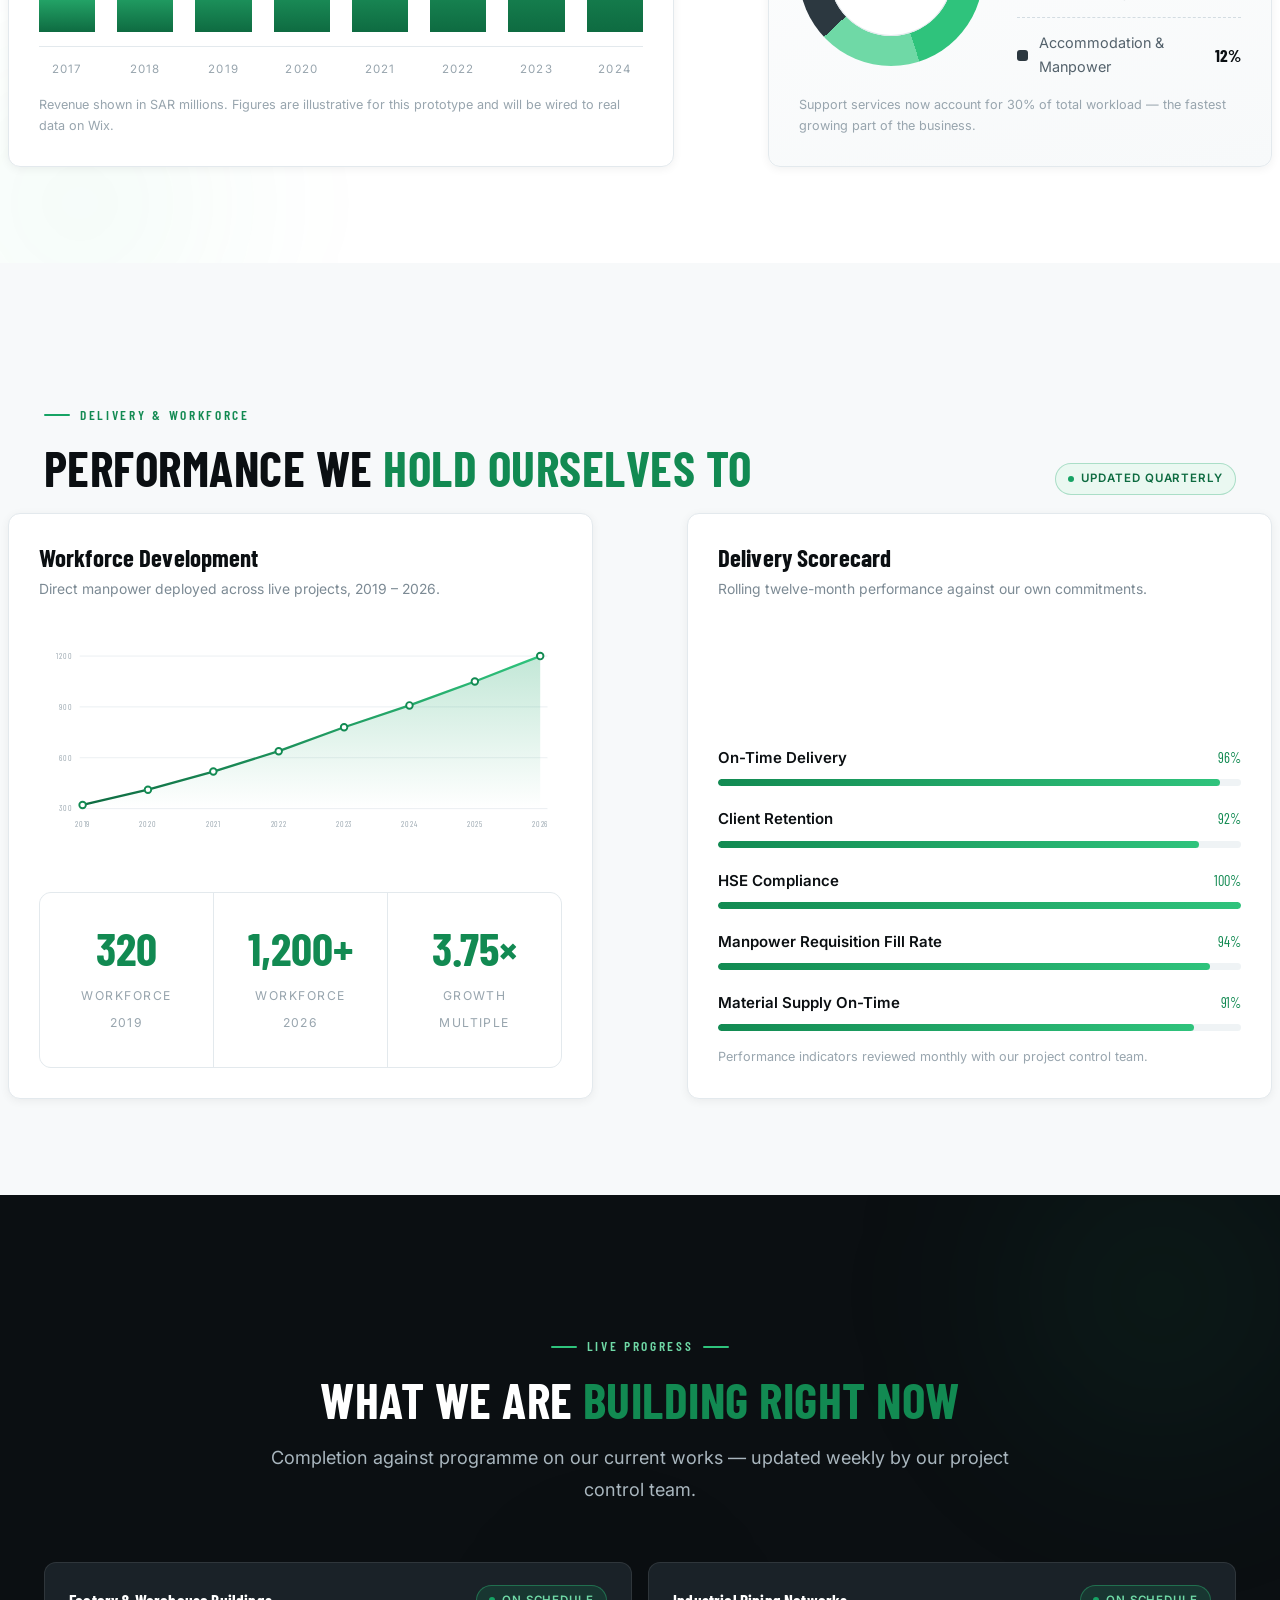
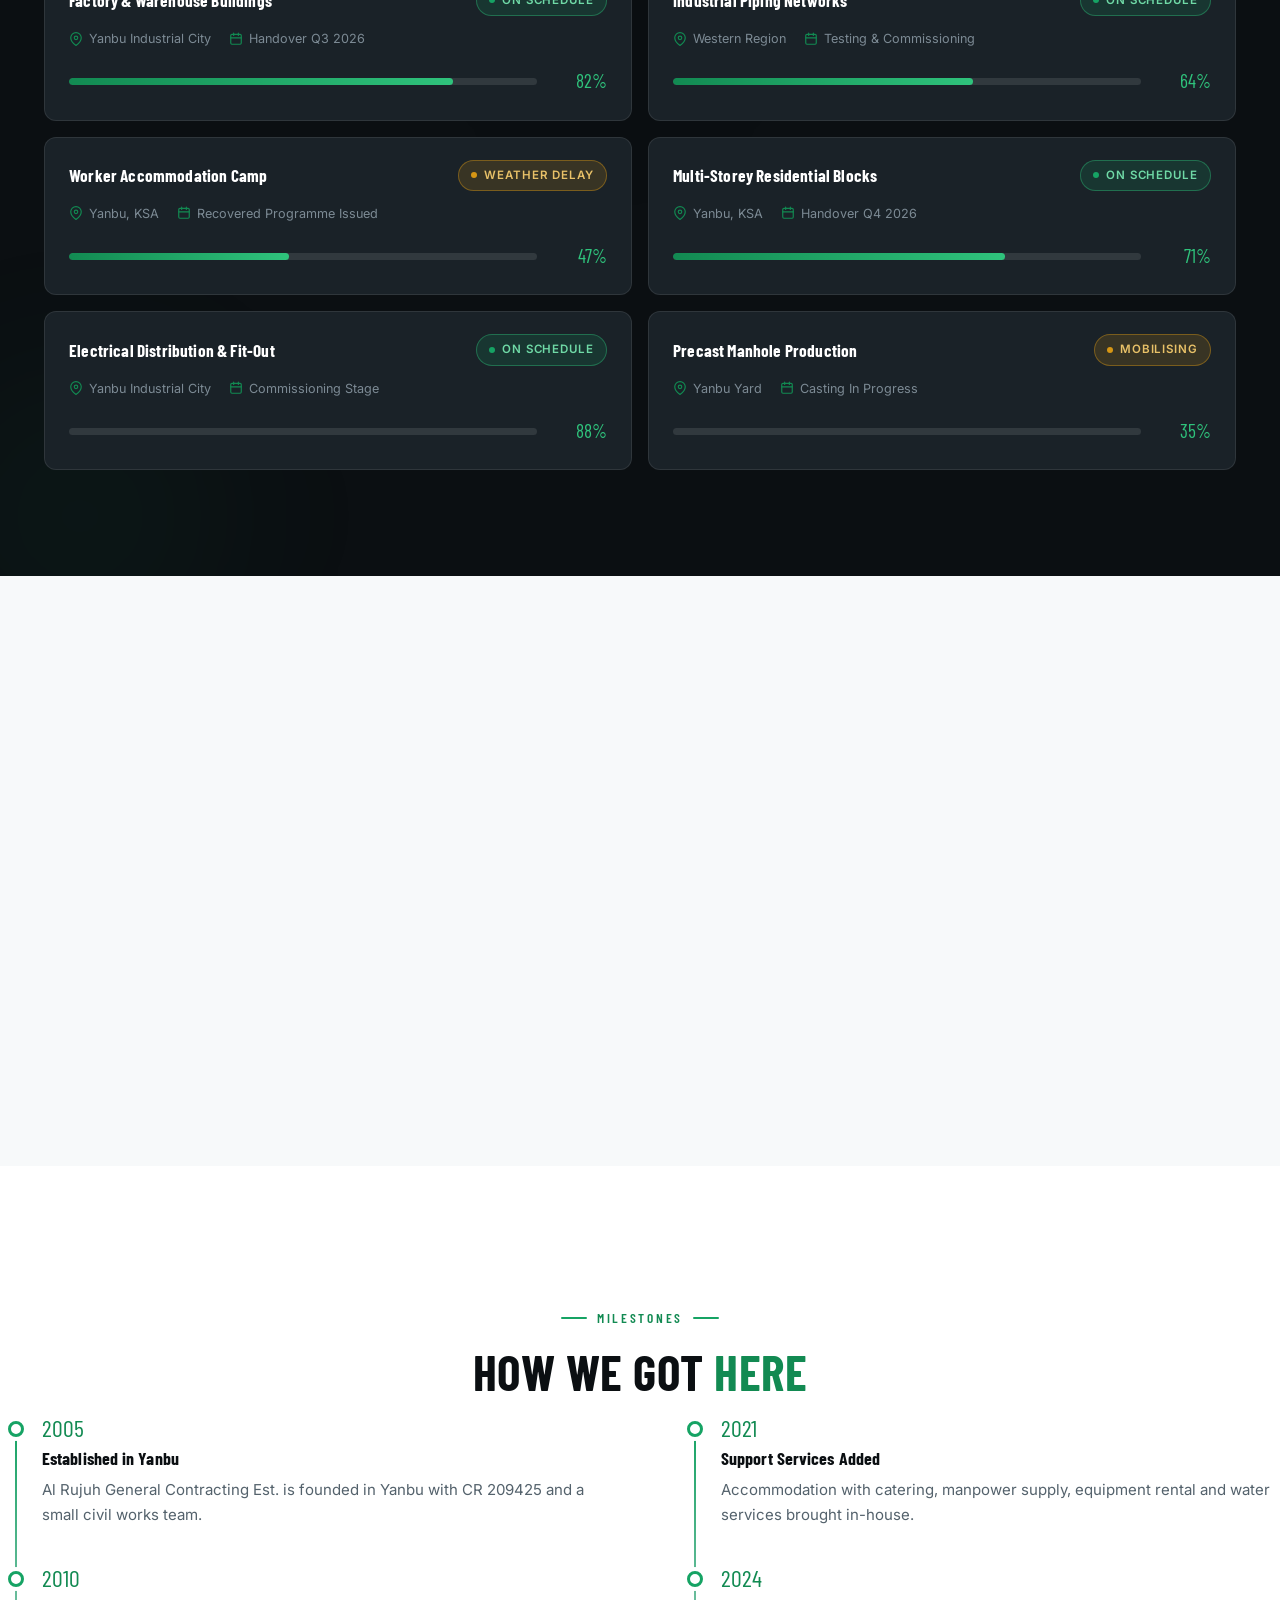
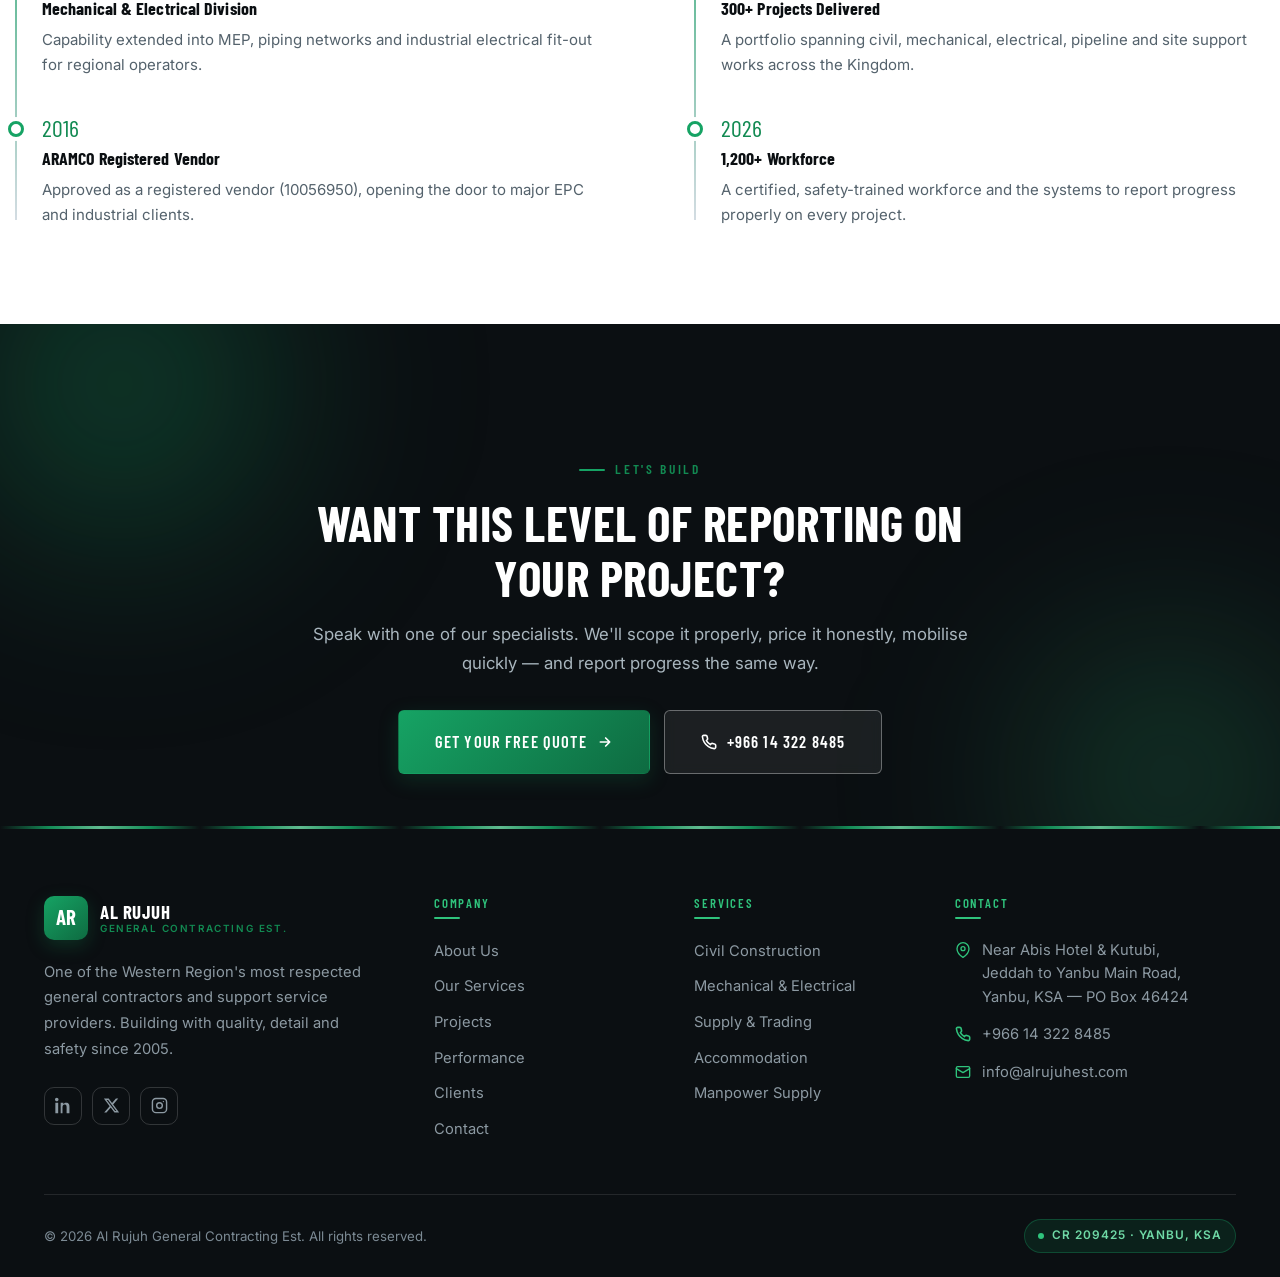
<file: performance.html>
<!DOCTYPE html>
<html lang="en">
<head>
<meta charset="UTF-8">
<meta name="viewport" content="width=device-width, initial-scale=1">
<title>Performance | Al Rujuh General Contracting Est. — Growth, Progress &amp; Track Record</title>
    <link rel="icon" type="image/svg+xml" href="favicon.svg">
<meta name="description" content="Company performance and progress for Al Rujuh General Contracting Est. — projects delivered per year, revenue growth, workforce development, sector mix and live project progress across Yanbu and the Western Region of Saudi Arabia.">
<meta name="keywords" content="Al Rujuh performance, contractor track record Yanbu, construction progress reporting, company growth Saudi Arabia, project progress dashboard">
<link rel="preconnect" href="https://fonts.googleapis.com">
<link rel="preconnect" href="https://fonts.gstatic.com" crossorigin>
<link href="https://fonts.googleapis.com/css2?family=Barlow+Condensed:wght@500;600;700&family=Inter:wght@400;500;600;700&display=swap" rel="stylesheet">
<link rel="stylesheet" href="assets/css/style.css">
<link rel="stylesheet" href="assets/css/motion.css">
</head>
<body>

<div class="progress-bar" aria-hidden="true"></div>

<!-- ======================= HEADER ======================= -->
<header class="header">
  <div class="container header-inner">
    <a href="index.html" class="logo" aria-label="Al Rujuh General Contracting — Home">
      <span class="logo-mark"><span>AR</span></span>
      <span class="logo-txt"><b>Al Rujuh</b><i>General Contracting Est.</i></span>
    </a>
    <nav class="nav" aria-label="Main">
      <a href="index.html">Home</a>
      <a href="about.html">About</a>
      <a href="services.html">Services</a>
      <a href="projects.html">Projects</a>
      <a href="performance.html" class="active">Performance</a>
      <a href="clients.html">Clients</a>
      <a href="contact.html">Contact</a>
    </nav>
    <div class="header-actions">
      <button class="lang-btn" type="button" aria-label="Switch to Arabic — coming soon" title="Arabic version coming soon">
        <span class="flag" aria-hidden="true">🇸🇦</span><span>AR</span><span class="sep">|</span><span>ع</span>
      </button>
      <a href="contact.html" class="btn btn--green header-cta">Get a Quote</a>
      <button class="burger" type="button" aria-label="Open menu" aria-expanded="false"><span></span><span></span><span></span></button>
    </div>
  </div>
</header>

<div class="drawer" role="dialog" aria-label="Mobile navigation">
  <a href="index.html">Home <span>01</span></a>
  <a href="about.html">About <span>02</span></a>
  <a href="services.html">Services <span>03</span></a>
  <a href="projects.html">Projects <span>04</span></a>
  <a href="performance.html" class="active">Performance <span>05</span></a>
  <a href="clients.html">Clients <span>06</span></a>
  <a href="contact.html">Contact <span>07</span></a>
  <div class="drawer-foot">
    <a href="contact.html" class="btn btn--green btn--lg">Request a Quotation</a>
    <a href="tel:+966143228485" class="btn btn--outline btn--lg">+966 14 322 8485</a>
  </div>
</div>

<!-- ======================= PAGE HERO ======================= -->
<section class="page-hero">
  <div class="page-hero__bg"><img src="assets/img/site/mep-crane.jpg" alt=""></div>
  <div class="container page-hero__inner">
    <nav class="crumbs" aria-label="Breadcrumb">
      <a href="index.html">Home</a>
      <svg viewBox="0 0 24 24" fill="none" stroke="currentColor" stroke-width="2.5" stroke-linecap="round" stroke-linejoin="round"><path d="M9 18l6-6-6-6"/></svg>
      <span>Performance</span>
    </nav>
    <h1>Company Performance &amp; Progress</h1>
    <p>Eighteen years of delivery, measured. Growth, capability, workforce and live progress on site — the numbers behind the work.</p>
  </div>
</section>

<div class="ticker" aria-hidden="true">
  <div class="ticker__track">
    <span>Civil Construction</span><span>Mechanical &amp; Electrical</span><span>Building Material Supply</span>
    <span>Accommodation &amp; Catering</span><span>Manpower Supply</span><span>Equipment Rental</span>
    <span>Water Supply</span><span>Sewage Removal</span><span>Pipeline Projects</span>
    <span>Precast Manholes</span><span>Commercial Fit-Out</span><span>Industrial Support</span>
    <span>Civil Construction</span><span>Mechanical &amp; Electrical</span><span>Building Material Supply</span>
    <span>Accommodation &amp; Catering</span><span>Manpower Supply</span><span>Equipment Rental</span>
    <span>Water Supply</span><span>Sewage Removal</span><span>Pipeline Projects</span>
    <span>Precast Manholes</span><span>Commercial Fit-Out</span><span>Industrial Support</span>
  </div>
</div>

<!-- ======================= HEADLINE KPIs ======================= -->
<section class="section section--tight section--alt">
  <div class="container">
    <div class="kpi-grid reveal" data-anim="up">
      <article class="kpi-card">
        <div class="kpi-card__top">
          <span class="kpi-card__icon"><svg viewBox="0 0 24 24" fill="none" stroke="currentColor" stroke-width="2" stroke-linecap="round" stroke-linejoin="round"><path d="M3 21h18M5 21V7l7-4 7 4v14M9 21v-6h6v6"/></svg></span>
          <span class="trend trend--up">+18%<svg viewBox="0 0 24 24" fill="none" stroke="currentColor" stroke-width="2.6" stroke-linecap="round" stroke-linejoin="round"><path d="M12 19V5M5 12l7-7 7 7"/></svg></span>
        </div>
        <b data-count="300" data-suffix="+">0</b>
        <p>Projects Delivered</p>
        <div class="kpi-card__foot">Across civil, MEP and support services</div>
      </article>

      <article class="kpi-card">
        <div class="kpi-card__top">
          <span class="kpi-card__icon"><svg viewBox="0 0 24 24" fill="none" stroke="currentColor" stroke-width="2" stroke-linecap="round" stroke-linejoin="round"><path d="M3 3v18h18"/><path d="M7 15l4-5 3 3 5-7"/></svg></span>
          <span class="trend trend--up">+18%<svg viewBox="0 0 24 24" fill="none" stroke="currentColor" stroke-width="2.6" stroke-linecap="round" stroke-linejoin="round"><path d="M12 19V5M5 12l7-7 7 7"/></svg></span>
        </div>
        <b data-count="11" data-suffix="M">0</b>
        <p>Annual Turnover · SAR</p>
        <div class="kpi-card__foot">Year-on-year growth since 2019</div>
      </article>

      <article class="kpi-card">
        <div class="kpi-card__top">
          <span class="kpi-card__icon"><svg viewBox="0 0 24 24" fill="none" stroke="currentColor" stroke-width="2" stroke-linecap="round" stroke-linejoin="round"><path d="M16 21v-2a4 4 0 00-4-4H6a4 4 0 00-4 4v2"/><circle cx="9" cy="7" r="4"/><path d="M22 21v-2a4 4 0 00-3-3.87"/></svg></span>
          <span class="trend trend--up">+15%<svg viewBox="0 0 24 24" fill="none" stroke="currentColor" stroke-width="2.6" stroke-linecap="round" stroke-linejoin="round"><path d="M12 19V5M5 12l7-7 7 7"/></svg></span>
        </div>
        <b data-count="1200" data-suffix="+">0</b>
        <p>Workforce Deployed</p>
        <div class="kpi-card__foot">Skilled, semi-skilled and certified staff</div>
      </article>

      <article class="kpi-card">
        <div class="kpi-card__top">
          <span class="kpi-card__icon"><svg viewBox="0 0 24 24" fill="none" stroke="currentColor" stroke-width="2" stroke-linecap="round" stroke-linejoin="round"><path d="M9 12l2 2 4-4"/><path d="M12 22s8-4 8-10V5l-8-3-8 3v7c0 6 8 10 8 10z"/></svg></span>
          <span class="trend trend--up">+4 pts<svg viewBox="0 0 24 24" fill="none" stroke="currentColor" stroke-width="2.6" stroke-linecap="round" stroke-linejoin="round"><path d="M12 19V5M5 12l7-7 7 7"/></svg></span>
        </div>
        <b data-count="96" data-suffix="%">0</b>
        <p>On-Time Delivery</p>
        <div class="kpi-card__foot">Against approved project programmes</div>
      </article>
    </div>
  </div>
</section>

<!-- ======================= GROWTH ======================= -->
<section class="section section--flow">
  <div class="flow-bg"><i></i><i></i><i></i></div>
  <div class="container">
    <div class="sec-head sec-head--center reveal" data-anim="up">
      <span class="eyebrow">Growth</span>
      <h2>Eighteen Years of <span class="hl">Compounding Delivery</span></h2>
      <p class="lead">
        Steady, deliberate growth — built on repeat work from national and international EPC
        contractors rather than one-off wins.
      </p>
    </div>

    <div class="chart-grid chart-grid--2">
      <div class="chart-card reveal" data-anim="left">
        <div class="chart-card__head">
          <div>
            <h3>Delivery &amp; Turnover</h3>
            <p>Projects completed per year and the revenue they generated.</p>
          </div>
          <div class="seg" data-seg-target="[data-chart='perf-annual']">
            <button type="button" class="active" data-view="projects">Projects</button>
            <button type="button" data-view="revenue">Revenue</button>
          </div>
        </div>
        <div class="chart-card__body">
          <div class="bar-chart" data-chart="perf-annual" data-chart-label="Projects delivered per year"
               data-view="projects"
               data-set-projects="12,14,18,22,26,31,38,44"
               data-set-revenue="2.1,2.4,3.1,4.2,5.6,7.4,9.2,11.5"
               data-unit-revenue="M" role="img">
            <div class="bar-col"><span class="bar-col__val">12</span><span class="bar-col__track"><span class="bar-col__fill"></span></span></div>
            <div class="bar-col"><span class="bar-col__val">14</span><span class="bar-col__track"><span class="bar-col__fill"></span></span></div>
            <div class="bar-col"><span class="bar-col__val">18</span><span class="bar-col__track"><span class="bar-col__fill"></span></span></div>
            <div class="bar-col"><span class="bar-col__val">22</span><span class="bar-col__track"><span class="bar-col__fill"></span></span></div>
            <div class="bar-col"><span class="bar-col__val">26</span><span class="bar-col__track"><span class="bar-col__fill"></span></span></div>
            <div class="bar-col"><span class="bar-col__val">31</span><span class="bar-col__track"><span class="bar-col__fill"></span></span></div>
            <div class="bar-col"><span class="bar-col__val">38</span><span class="bar-col__track"><span class="bar-col__fill"></span></span></div>
            <div class="bar-col"><span class="bar-col__val">44</span><span class="bar-col__track"><span class="bar-col__fill"></span></span></div>
          </div>
          <div class="bar-axis"><span>2017</span><span>2018</span><span>2019</span><span>2020</span><span>2021</span><span>2022</span><span>2023</span><span>2024</span></div>
        </div>
        <p class="chart-note">Revenue shown in SAR millions. Figures are illustrative for this prototype and will be wired to real data on Wix.</p>
      </div>

      <div class="chart-card chart-card--tint reveal" data-anim="right">
        <div class="chart-card__head">
          <div>
            <h3>Workload By Sector</h3>
            <p>Share of completed scope across our disciplines.</p>
          </div>
        </div>
        <div class="chart-card__body">
          <div class="donut-wrap">
            <div class="donut" style="background:conic-gradient(from -90deg,var(--green-600) 0 42%,var(--green-400) 0 70%,var(--green-300) 0 88%,var(--ink-3) 0 100%)" role="img" aria-label="Workload by sector: civil and structural 42%, mechanical and electrical 28%, supply and logistics 18%, accommodation and manpower 12%">
              <span class="donut__center"><b>300+</b><span>Projects</span></span>
            </div>
            <div class="donut-legend">
              <div class="dl-row"><i class="sw-1"></i><span>Civil &amp; Structural</span><b>42%</b></div>
              <div class="dl-row"><i class="sw-2"></i><span>Mechanical &amp; Electrical</span><b>28%</b></div>
              <div class="dl-row"><i class="sw-3"></i><span>Supply &amp; Logistics</span><b>18%</b></div>
              <div class="dl-row"><i class="sw-4"></i><span>Accommodation &amp; Manpower</span><b>12%</b></div>
            </div>
          </div>
        </div>
        <p class="chart-note">Support services now account for 30% of total workload — the fastest growing part of the business.</p>
      </div>
    </div>
  </div>
</section>

<!-- ======================= DELIVERY & WORKFORCE ======================= -->
<section class="section section--alt">
  <div class="container">
    <div class="sec-head sec-head--split reveal" data-anim="up">
      <div>
        <span class="eyebrow">Delivery &amp; Workforce</span>
        <h2>Performance We <span class="hl">Hold Ourselves To</span></h2>
      </div>
      <span class="pill"><span class="dot"></span> Updated Quarterly</span>
    </div>

    <div class="chart-grid chart-grid--even">
      <div class="chart-card reveal" data-anim="left">
        <div class="chart-card__head">
          <div>
            <h3>Workforce Development</h3>
            <p>Direct manpower deployed across live projects, 2019 – 2026.</p>
          </div>
        </div>
        <div class="chart-card__body">
          <svg class="line-chart" viewBox="0 0 720 300" role="img" aria-label="Workforce growth from 320 people in 2019 to 1200 in 2026">
            <defs>
              <linearGradient id="lcGrad" x1="0" y1="0" x2="1" y2="0">
                <stop offset="0" stop-color="#0E6B41"/>
                <stop offset="1" stop-color="#2FC37C"/>
              </linearGradient>
              <linearGradient id="lcArea" x1="0" y1="0" x2="0" y2="1">
                <stop offset="0" stop-color="#16A364" stop-opacity=".26"/>
                <stop offset="1" stop-color="#16A364" stop-opacity="0"/>
              </linearGradient>
            </defs>
            <line class="lc-grid" x1="56" y1="40" x2="700" y2="40"/>
            <line class="lc-grid" x1="56" y1="110" x2="700" y2="110"/>
            <line class="lc-grid" x1="56" y1="180" x2="700" y2="180"/>
            <line class="lc-grid" x1="56" y1="250" x2="700" y2="250"/>
            <text class="lc-axis" x="46" y="44" text-anchor="end">1200</text>
            <text class="lc-axis" x="46" y="114" text-anchor="end">900</text>
            <text class="lc-axis" x="46" y="184" text-anchor="end">600</text>
            <text class="lc-axis" x="46" y="254" text-anchor="end">300</text>
            <path class="lc-area" d="M60,245 L150,224 L240,199 L330,171 L420,138 L510,108 L600,75 L690,40 L690,250 L60,250 Z"/>
            <path class="lc-line" pathLength="1" d="M60,245 L150,224 L240,199 L330,171 L420,138 L510,108 L600,75 L690,40"/>
            <circle class="lc-dot" cx="60" cy="245" r="4.5"/>
            <circle class="lc-dot" cx="150" cy="224" r="4.5"/>
            <circle class="lc-dot" cx="240" cy="199" r="4.5"/>
            <circle class="lc-dot" cx="330" cy="171" r="4.5"/>
            <circle class="lc-dot" cx="420" cy="138" r="4.5"/>
            <circle class="lc-dot" cx="510" cy="108" r="4.5"/>
            <circle class="lc-dot" cx="600" cy="75" r="4.5"/>
            <circle class="lc-dot" cx="690" cy="40" r="4.5"/>
            <text class="lc-axis" x="60" y="276" text-anchor="middle">2019</text>
            <text class="lc-axis" x="150" y="276" text-anchor="middle">2020</text>
            <text class="lc-axis" x="240" y="276" text-anchor="middle">2021</text>
            <text class="lc-axis" x="330" y="276" text-anchor="middle">2022</text>
            <text class="lc-axis" x="420" y="276" text-anchor="middle">2023</text>
            <text class="lc-axis" x="510" y="276" text-anchor="middle">2024</text>
            <text class="lc-axis" x="600" y="276" text-anchor="middle">2025</text>
            <text class="lc-axis" x="690" y="276" text-anchor="middle">2026</text>
          </svg>
        </div>
        <div class="stats-strip mt-4" style="grid-template-columns:repeat(3,1fr)">
          <div><b>320</b><span>Workforce 2019</span></div>
          <div><b>1,200+</b><span>Workforce 2026</span></div>
          <div><b>3.75×</b><span>Growth Multiple</span></div>
        </div>
      </div>

      <div class="chart-card reveal" data-anim="right">
        <div class="chart-card__head">
          <div>
            <h3>Delivery Scorecard</h3>
            <p>Rolling twelve-month performance against our own commitments.</p>
          </div>
        </div>
        <div class="chart-card__body">
          <div class="bar-list">
            <div class="bar-item">
              <div class="bar-item__head"><b>On-Time Delivery</b><span>96%</span></div>
              <div class="bar-track"><div class="bar-fill" style="--w:96%"></div></div>
            </div>
            <div class="bar-item">
              <div class="bar-item__head"><b>Client Retention</b><span>92%</span></div>
              <div class="bar-track"><div class="bar-fill" style="--w:92%"></div></div>
            </div>
            <div class="bar-item">
              <div class="bar-item__head"><b>HSE Compliance</b><span>100%</span></div>
              <div class="bar-track"><div class="bar-fill" style="--w:100%"></div></div>
            </div>
            <div class="bar-item">
              <div class="bar-item__head"><b>Manpower Requisition Fill Rate</b><span>94%</span></div>
              <div class="bar-track"><div class="bar-fill" style="--w:94%"></div></div>
            </div>
            <div class="bar-item">
              <div class="bar-item__head"><b>Material Supply On-Time</b><span>91%</span></div>
              <div class="bar-track"><div class="bar-fill" style="--w:91%"></div></div>
            </div>
          </div>
        </div>
        <p class="chart-note">Performance indicators reviewed monthly with our project control team.</p>
      </div>
    </div>
  </div>
</section>

<!-- ======================= LIVE PROJECT PROGRESS ======================= -->
<section class="section section--dark section--flow">
  <div class="flow-bg"><i></i><i></i><i></i></div>
  <div class="container">
    <div class="sec-head sec-head--center reveal" data-anim="up">
      <span class="eyebrow">Live Progress</span>
      <h2>What We Are <span class="hl">Building Right Now</span></h2>
      <p class="lead">
        Completion against programme on our current works — updated weekly by our project control team.
      </p>
    </div>

    <div class="prog-list grid grid--2">
      <div class="prog-item reveal" data-anim="up">
        <div class="prog-item__head">
          <b>Factory &amp; Warehouse Buildings</b>
          <span class="pill"><span class="dot"></span> On Schedule</span>
        </div>
        <div class="prog-item__meta">
          <span><svg viewBox="0 0 24 24" fill="none" stroke="currentColor" stroke-width="2" stroke-linecap="round" stroke-linejoin="round"><path d="M21 10c0 7-9 13-9 13s-9-6-9-13a9 9 0 0118 0z"/><circle cx="12" cy="10" r="3"/></svg> Yanbu Industrial City</span>
          <span><svg viewBox="0 0 24 24" fill="none" stroke="currentColor" stroke-width="2" stroke-linecap="round" stroke-linejoin="round"><rect x="3" y="4" width="18" height="17" rx="2"/><path d="M16 2v4M8 2v4M3 10h18"/></svg> Handover Q3 2026</span>
        </div>
        <div class="prog-item__bar">
          <div class="bar-track"><div class="bar-fill" style="--w:82%"></div></div>
          <span class="prog-item__pct">82%</span>
        </div>
      </div>

      <div class="prog-item reveal" data-anim="up" data-delay="1">
        <div class="prog-item__head">
          <b>Industrial Piping Networks</b>
          <span class="pill"><span class="dot"></span> On Schedule</span>
        </div>
        <div class="prog-item__meta">
          <span><svg viewBox="0 0 24 24" fill="none" stroke="currentColor" stroke-width="2" stroke-linecap="round" stroke-linejoin="round"><path d="M21 10c0 7-9 13-9 13s-9-6-9-13a9 9 0 0118 0z"/><circle cx="12" cy="10" r="3"/></svg> Western Region</span>
          <span><svg viewBox="0 0 24 24" fill="none" stroke="currentColor" stroke-width="2" stroke-linecap="round" stroke-linejoin="round"><rect x="3" y="4" width="18" height="17" rx="2"/><path d="M16 2v4M8 2v4M3 10h18"/></svg> Testing &amp; Commissioning</span>
        </div>
        <div class="prog-item__bar">
          <div class="bar-track"><div class="bar-fill" style="--w:64%"></div></div>
          <span class="prog-item__pct">64%</span>
        </div>
      </div>

      <div class="prog-item reveal" data-anim="up" data-delay="2">
        <div class="prog-item__head">
          <b>Worker Accommodation Camp</b>
          <span class="pill pill--amber"><span class="dot"></span> Weather Delay</span>
        </div>
        <div class="prog-item__meta">
          <span><svg viewBox="0 0 24 24" fill="none" stroke="currentColor" stroke-width="2" stroke-linecap="round" stroke-linejoin="round"><path d="M21 10c0 7-9 13-9 13s-9-6-9-13a9 9 0 0118 0z"/><circle cx="12" cy="10" r="3"/></svg> Yanbu, KSA</span>
          <span><svg viewBox="0 0 24 24" fill="none" stroke="currentColor" stroke-width="2" stroke-linecap="round" stroke-linejoin="round"><rect x="3" y="4" width="18" height="17" rx="2"/><path d="M16 2v4M8 2v4M3 10h18"/></svg> Recovered Programme Issued</span>
        </div>
        <div class="prog-item__bar">
          <div class="bar-track"><div class="bar-fill" style="--w:47%"></div></div>
          <span class="prog-item__pct">47%</span>
        </div>
      </div>

      <div class="prog-item reveal" data-anim="up" data-delay="3">
        <div class="prog-item__head">
          <b>Multi-Storey Residential Blocks</b>
          <span class="pill"><span class="dot"></span> On Schedule</span>
        </div>
        <div class="prog-item__meta">
          <span><svg viewBox="0 0 24 24" fill="none" stroke="currentColor" stroke-width="2" stroke-linecap="round" stroke-linejoin="round"><path d="M21 10c0 7-9 13-9 13s-9-6-9-13a9 9 0 0118 0z"/><circle cx="12" cy="10" r="3"/></svg> Yanbu, KSA</span>
          <span><svg viewBox="0 0 24 24" fill="none" stroke="currentColor" stroke-width="2" stroke-linecap="round" stroke-linejoin="round"><rect x="3" y="4" width="18" height="17" rx="2"/><path d="M16 2v4M8 2v4M3 10h18"/></svg> Handover Q4 2026</span>
        </div>
        <div class="prog-item__bar">
          <div class="bar-track"><div class="bar-fill" style="--w:71%"></div></div>
          <span class="prog-item__pct">71%</span>
        </div>
      </div>

      <div class="prog-item reveal" data-anim="up" data-delay="4">
        <div class="prog-item__head">
          <b>Electrical Distribution &amp; Fit-Out</b>
          <span class="pill"><span class="dot"></span> On Schedule</span>
        </div>
        <div class="prog-item__meta">
          <span><svg viewBox="0 0 24 24" fill="none" stroke="currentColor" stroke-width="2" stroke-linecap="round" stroke-linejoin="round"><path d="M21 10c0 7-9 13-9 13s-9-6-9-13a9 9 0 0118 0z"/><circle cx="12" cy="10" r="3"/></svg> Yanbu Industrial City</span>
          <span><svg viewBox="0 0 24 24" fill="none" stroke="currentColor" stroke-width="2" stroke-linecap="round" stroke-linejoin="round"><rect x="3" y="4" width="18" height="17" rx="2"/><path d="M16 2v4M8 2v4M3 10h18"/></svg> Commissioning Stage</span>
        </div>
        <div class="prog-item__bar">
          <div class="bar-track"><div class="bar-fill" style="--w:88%"></div></div>
          <span class="prog-item__pct">88%</span>
        </div>
      </div>

      <div class="prog-item reveal" data-anim="up" data-delay="5">
        <div class="prog-item__head">
          <b>Precast Manhole Production</b>
          <span class="pill pill--amber"><span class="dot"></span> Mobilising</span>
        </div>
        <div class="prog-item__meta">
          <span><svg viewBox="0 0 24 24" fill="none" stroke="currentColor" stroke-width="2" stroke-linecap="round" stroke-linejoin="round"><path d="M21 10c0 7-9 13-9 13s-9-6-9-13a9 9 0 0118 0z"/><circle cx="12" cy="10" r="3"/></svg> Yanbu Yard</span>
          <span><svg viewBox="0 0 24 24" fill="none" stroke="currentColor" stroke-width="2" stroke-linecap="round" stroke-linejoin="round"><rect x="3" y="4" width="18" height="17" rx="2"/><path d="M16 2v4M8 2v4M3 10h18"/></svg> Casting In Progress</span>
        </div>
        <div class="prog-item__bar">
          <div class="bar-track"><div class="bar-fill" style="--w:35%"></div></div>
          <span class="prog-item__pct">35%</span>
        </div>
      </div>
    </div>

    <div class="status-legend reveal" data-anim="up">
      <span><i style="background:var(--green-400)"></i> On Schedule</span>
      <span><i style="background:#D69614"></i> Delay — Recovery Programme Agreed</span>
      <span><i style="background:#8C99A2"></i> Mobilising / Early Works</span>
    </div>
  </div>
</section>

<!-- ======================= HSE SCORECARD ======================= -->
<section class="section section--alt">
  <div class="container">
    <div class="sec-head sec-head--center reveal" data-anim="up">
      <span class="eyebrow">Safety &amp; Compliance</span>
      <h2>HSE Performance <span class="hl">Scorecard</span></h2>
      <p class="lead">
        Safety is not a separate department here — it is the operating standard on every site we run.
      </p>
    </div>

    <div class="gauge-grid reveal" data-anim="up" data-delay="1">
      <div class="gauge">
        <div class="gauge__ring" style="background:conic-gradient(from -90deg,var(--green-500) 0 100%,var(--paper-2) 0 100%)" role="img" aria-label="HSE compliance 100 percent">
          <b>100%</b>
        </div>
        <h4>HSE Compliance</h4>
        <p>Zero lost-time incidents recorded</p>
      </div>
      <div class="gauge">
        <div class="gauge__ring" style="background:conic-gradient(from -90deg,var(--green-500) 0 98%,var(--paper-2) 0 100%)" role="img" aria-label="Safety induction coverage 98 percent">
          <b>98%</b>
        </div>
        <h4>Safety Induction</h4>
        <p>Workforce inducted before mobilisation</p>
      </div>
      <div class="gauge">
        <div class="gauge__ring" style="background:conic-gradient(from -90deg,var(--green-500) 0 96%,var(--paper-2) 0 100%)" role="img" aria-label="Permit to work compliance 96 percent">
          <b>96%</b>
        </div>
        <h4>Permit To Work</h4>
        <p>Compliance across live work fronts</p>
      </div>
      <div class="gauge">
        <div class="gauge__ring" style="background:conic-gradient(from -90deg,var(--green-500) 0 92%,var(--paper-2) 0 100%)" role="img" aria-label="Client site audits passed 92 percent">
          <b>92%</b>
        </div>
        <h4>Client Site Audits</h4>
        <p>Passed with no major findings</p>
      </div>
    </div>
  </div>
</section>

<!-- ======================= MILESTONES ======================= -->
<section class="section">
  <div class="container">
    <div class="sec-head sec-head--center reveal" data-anim="up">
      <span class="eyebrow">Milestones</span>
      <h2>How We Got <span class="hl">Here</span></h2>
    </div>

    <div class="grid grid--2">
      <div class="timeline reveal" data-anim="left">
        <div class="tl-item">
          <div class="tl-item__year">2005</div>
          <h3>Established in Yanbu</h3>
          <p>Al Rujuh General Contracting Est. is founded in Yanbu with CR 209425 and a small civil works team.</p>
        </div>
        <div class="tl-item">
          <div class="tl-item__year">2010</div>
          <h3>Mechanical &amp; Electrical Division</h3>
          <p>Capability extended into MEP, piping networks and industrial electrical fit-out for regional operators.</p>
        </div>
        <div class="tl-item">
          <div class="tl-item__year">2016</div>
          <h3>ARAMCO Registered Vendor</h3>
          <p>Approved as a registered vendor (10056950), opening the door to major EPC and industrial clients.</p>
        </div>
      </div>

      <div class="timeline reveal" data-anim="right">
        <div class="tl-item">
          <div class="tl-item__year">2021</div>
          <h3>Support Services Added</h3>
          <p>Accommodation with catering, manpower supply, equipment rental and water services brought in-house.</p>
        </div>
        <div class="tl-item">
          <div class="tl-item__year">2024</div>
          <h3>300+ Projects Delivered</h3>
          <p>A portfolio spanning civil, mechanical, electrical, pipeline and site support works across the Kingdom.</p>
        </div>
        <div class="tl-item">
          <div class="tl-item__year">2026</div>
          <h3>1,200+ Workforce</h3>
          <p>A certified, safety-trained workforce and the systems to report progress properly on every project.</p>
        </div>
      </div>
    </div>
  </div>
</section>

<!-- ======================= CTA BAND ======================= -->
<section class="cta-band">
  <span class="orb"></span><span class="orb"></span>
  <div class="container cta-band__inner reveal" data-anim="up">
    <span class="eyebrow">Let's Build</span>
    <h2>Want This Level of Reporting on Your Project?</h2>
    <p>Speak with one of our specialists. We'll scope it properly, price it honestly, mobilise quickly — and report progress the same way.</p>
    <div class="btn-row">
      <a href="contact.html" class="btn btn--green btn--lg">
        Get Your Free Quote
        <svg viewBox="0 0 24 24" fill="none" stroke="currentColor" stroke-width="2.5" stroke-linecap="round" stroke-linejoin="round"><path d="M5 12h14M13 6l6 6-6 6"/></svg>
      </a>
      <a href="tel:+966143228485" class="btn btn--ghost-light btn--lg">
        <svg viewBox="0 0 24 24" fill="none" stroke="currentColor" stroke-width="2.4" stroke-linecap="round" stroke-linejoin="round"><path d="M22 16.92v3a2 2 0 01-2.18 2 19.79 19.79 0 01-8.63-3.07 19.5 19.5 0 01-6-6A19.79 19.79 0 012.12 4.18 2 2 0 014.11 2h3a2 2 0 012 1.72c.13.96.36 1.9.7 2.81a2 2 0 01-.45 2.11L8.09 9.91a16 16 0 006 6l1.27-1.27a2 2 0 012.11-.45c.91.34 1.85.57 2.81.7A2 2 0 0122 16.92z"/></svg>
        +966 14 322 8485
      </a>
    </div>
  </div>
</section>

<!-- ======================= FOOTER ======================= -->
<footer class="footer">
  <div class="container">
    <div class="footer-grid">
      <div class="footer-brand">
        <a href="index.html" class="logo" aria-label="Al Rujuh General Contracting — Home">
          <span class="logo-mark"><span>AR</span></span>
          <span class="logo-txt"><b>Al Rujuh</b><i>General Contracting Est.</i></span>
        </a>
        <p>One of the Western Region's most respected general contractors and support service providers. Building with quality, detail and safety since 2005.</p>
        <div class="social">
          <a href="#" aria-label="LinkedIn"><svg viewBox="0 0 24 24" fill="currentColor"><path d="M4.98 3.5C4.98 4.88 3.87 6 2.5 6S0 4.88 0 3.5 1.12 1 2.5 1s2.48 1.12 2.48 2.5zM.5 8h4V23h-4V8zm7.5 0h3.8v2.05h.05c.53-.95 1.83-1.95 3.77-1.95 4.03 0 4.78 2.5 4.78 5.75V23h-4v-8.1c0-1.93-.03-4.42-2.7-4.42-2.7 0-3.12 2.1-3.12 4.28V23H8V8z"/></svg></a>
          <a href="#" aria-label="X"><svg viewBox="0 0 24 24" fill="currentColor"><path d="M18.24 2.25h3.31l-7.23 8.26 8.5 11.24h-6.66l-5.21-6.82-5.97 6.82H1.66l7.73-8.84L1.25 2.25h6.83l4.71 6.23 5.45-6.23zm-1.16 17.52h1.83L7.08 4.13H5.11l11.97 15.64z"/></svg></a>
          <a href="#" aria-label="Instagram"><svg viewBox="0 0 24 24" fill="none" stroke="currentColor" stroke-width="2"><rect x="2" y="2" width="20" height="20" rx="5"/><circle cx="12" cy="12" r="4"/><circle cx="17.5" cy="6.5" r="1" fill="currentColor" stroke="none"/></svg></a>
        </div>
      </div>
      <div>
        <h4>Company</h4>
        <div class="footer-links">
          <a href="about.html">About Us</a><a href="services.html">Our Services</a>
          <a href="projects.html">Projects</a><a href="performance.html">Performance</a>
          <a href="clients.html">Clients</a><a href="contact.html">Contact</a>
        </div>
      </div>
      <div>
        <h4>Services</h4>
        <div class="footer-links">
          <a href="services.html#civil">Civil Construction</a><a href="services.html#mep">Mechanical &amp; Electrical</a>
          <a href="services.html#supply">Supply &amp; Trading</a><a href="services.html#accommodation">Accommodation</a>
          <a href="services.html#manpower">Manpower Supply</a>
        </div>
      </div>
      <div>
        <h4>Contact</h4>
        <ul class="footer-contact">
          <li><svg viewBox="0 0 24 24" fill="none" stroke="currentColor" stroke-width="2" stroke-linecap="round" stroke-linejoin="round"><path d="M21 10c0 7-9 13-9 13s-9-6-9-13a9 9 0 0118 0z"/><circle cx="12" cy="10" r="3"/></svg><span>Near Abis Hotel &amp; Kutubi,<br>Jeddah to Yanbu Main Road,<br>Yanbu, KSA — PO Box 46424</span></li>
          <li><svg viewBox="0 0 24 24" fill="none" stroke="currentColor" stroke-width="2.4" stroke-linecap="round" stroke-linejoin="round"><path d="M22 16.92v3a2 2 0 01-2.18 2 19.79 19.79 0 01-8.63-3.07 19.5 19.5 0 01-6-6A19.79 19.79 0 012.12 4.18 2 2 0 014.11 2h3a2 2 0 012 1.72c.13.96.36 1.9.7 2.81a2 2 0 01-.45 2.11L8.09 9.91a16 16 0 006 6l1.27-1.27a2 2 0 012.11-.45c.91.34 1.85.57 2.81.7A2 2 0 0122 16.92z"/></svg><a href="tel:+966143228485">+966 14 322 8485</a></li>
          <li><svg viewBox="0 0 24 24" fill="none" stroke="currentColor" stroke-width="2" stroke-linecap="round" stroke-linejoin="round"><rect x="2" y="4" width="20" height="16" rx="2"/><path d="M22 7l-10 6L2 7"/></svg><a href="mailto:info@alrujuhest.com">info@alrujuhest.com</a></li>
        </ul>
      </div>
    </div>
    <div class="footer-bar">
      <p>© <span data-year>2026</span> Al Rujuh General Contracting Est. All rights reserved.</p>
      <span class="cr-badge"><span class="dot"></span> CR 209425 · Yanbu, KSA</span>
    </div>
  </div>
</footer>

<button class="to-top" type="button" aria-label="Back to top">
  <svg viewBox="0 0 24 24" fill="none" stroke="currentColor" stroke-width="2.6" stroke-linecap="round" stroke-linejoin="round"><path d="M12 19V5M5 12l7-7 7 7"/></svg>
</button>

<script src="assets/js/main.js"></script>
<script src="assets/js/motion.js"></script>





</body>
</html>
</file>
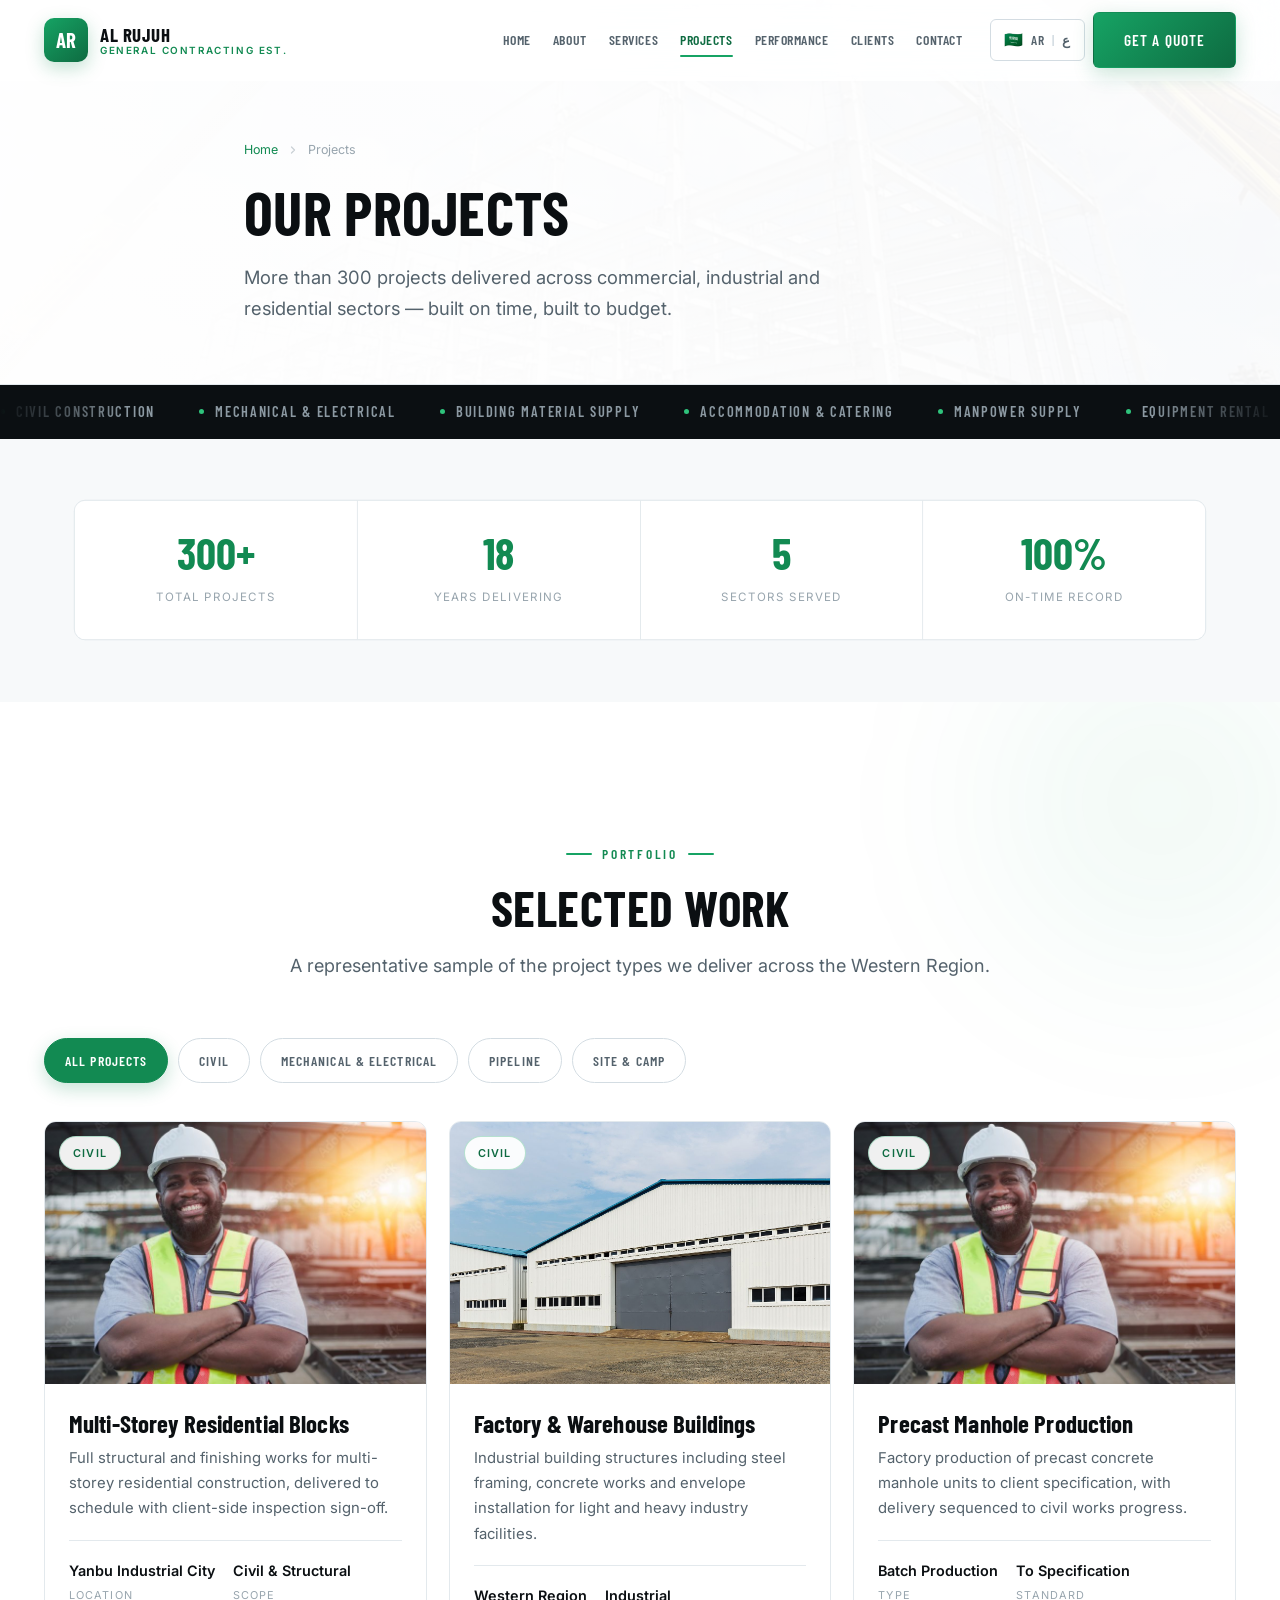
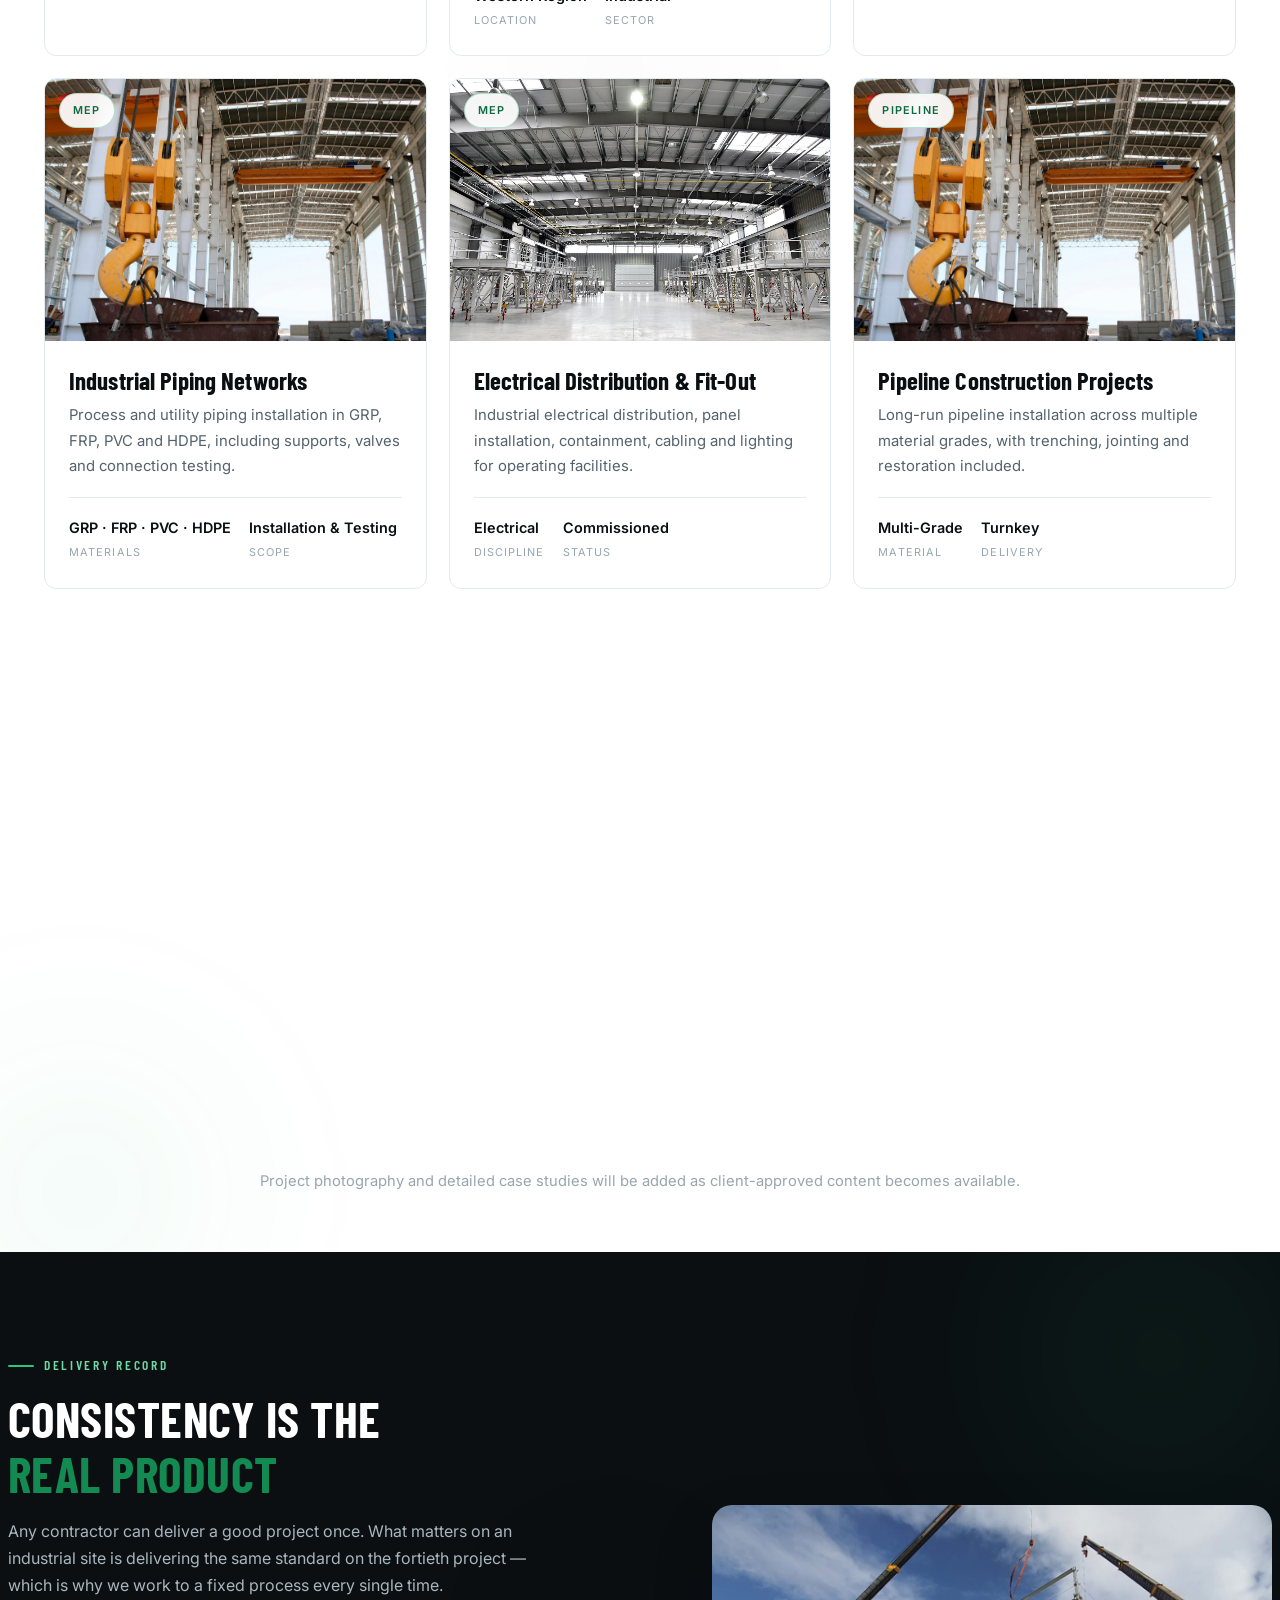
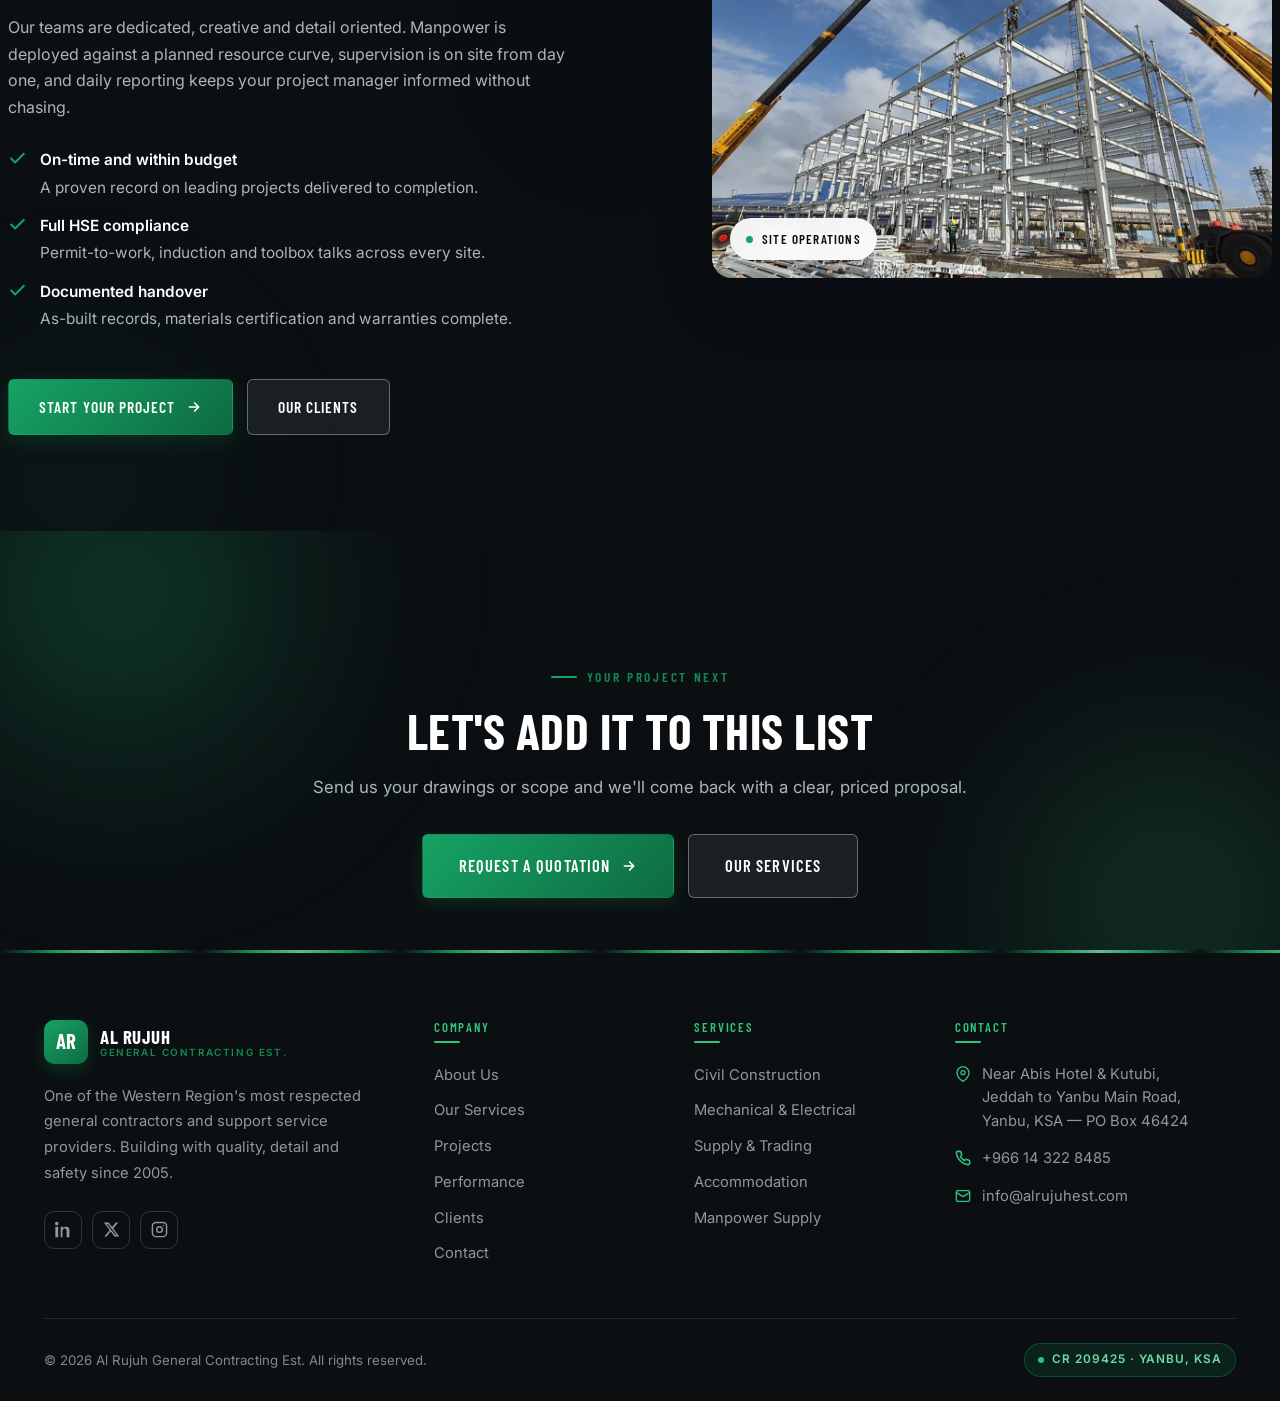
<file: projects.html>
<!DOCTYPE html>
<html lang="en">
<head>
<meta charset="UTF-8">
<meta name="viewport" content="width=device-width, initial-scale=1">
<title>Projects | Al Rujuh General Contracting Est. — Yanbu, Saudi Arabia</title>
    <link rel="icon" type="image/svg+xml" href="favicon.svg">
<meta name="description" content="Project portfolio of Al Rujuh General Contracting Est. — 300+ completed civil, mechanical, electrical, pipeline and site services projects across the Western Region of Saudi Arabia.">
<link rel="preconnect" href="https://fonts.googleapis.com">
<link rel="preconnect" href="https://fonts.gstatic.com" crossorigin>
<link href="https://fonts.googleapis.com/css2?family=Barlow+Condensed:wght@500;600;700&family=Inter:wght@400;500;600;700&display=swap" rel="stylesheet">
<link rel="stylesheet" href="assets/css/style.css">
<link rel="stylesheet" href="assets/css/motion.css">
</head>
<body>

<div class="progress-bar" aria-hidden="true"></div>
<header class="header">
  <div class="container header-inner">
    <a href="index.html" class="logo" aria-label="Al Rujuh General Contracting — Home">
      <span class="logo-mark"><span>AR</span></span>
      <span class="logo-txt"><b>Al Rujuh</b><i>General Contracting Est.</i></span>
    </a>
    <nav class="nav" aria-label="Main">
      <a href="index.html">Home</a>
      <a href="about.html">About</a>
      <a href="services.html">Services</a>
      <a href="projects.html" class="active">Projects</a>
      <a href="performance.html">Performance</a>
      <a href="clients.html">Clients</a>
      <a href="contact.html">Contact</a>
    </nav>
    <div class="header-actions">
      <button class="lang-btn" type="button" aria-label="Switch to Arabic — coming soon" title="Arabic version coming soon">
        <span class="flag" aria-hidden="true">🇸🇦</span><span>AR</span><span class="sep">|</span><span>ع</span>
      </button>
      <a href="contact.html" class="btn btn--green header-cta">Get a Quote</a>
      <button class="burger" type="button" aria-label="Open menu" aria-expanded="false"><span></span><span></span><span></span></button>
    </div>
  </div>
</header>

<div class="drawer" role="dialog" aria-label="Mobile navigation">
  <a href="index.html">Home <span>01</span></a>
  <a href="about.html">About <span>02</span></a>
  <a href="services.html">Services <span>03</span></a>
  <a href="projects.html" class="active">Projects <span>04</span></a>
  <a href="performance.html">Performance <span>05</span></a>
  <a href="clients.html">Clients <span>06</span></a>
  <a href="contact.html">Contact <span>07</span></a>
  <div class="drawer-foot">
    <a href="contact.html" class="btn btn--green btn--lg">Request a Quotation</a>
    <a href="tel:+966143228485" class="btn btn--outline btn--lg">+966 14 322 8485</a>
  </div>
</div>
<section class="page-hero">
  <div class="page-hero__bg"><img src="assets/img/site/hero-cranes.jpg" alt=""></div>
  <div class="container page-hero__inner">
    <nav class="crumbs" aria-label="Breadcrumb">
      <a href="index.html">Home</a>
      <svg viewBox="0 0 24 24" fill="none" stroke="currentColor" stroke-width="2.5" stroke-linecap="round" stroke-linejoin="round"><path d="M9 18l6-6-6-6"/></svg>
      <span>Projects</span>
    </nav>
    <h1>Our Projects</h1>
    <p>More than 300 projects delivered across commercial, industrial and residential sectors — built on time, built to budget.</p>
  </div>
</section>

<div class="ticker" aria-hidden="true">
  <div class="ticker__track">
    <span>Civil Construction</span><span>Mechanical &amp; Electrical</span><span>Building Material Supply</span>
    <span>Accommodation &amp; Catering</span><span>Manpower Supply</span><span>Equipment Rental</span>
    <span>Water Supply</span><span>Sewage Removal</span><span>Pipeline Projects</span>
    <span>Precast Manholes</span><span>Commercial Fit-Out</span><span>Industrial Support</span>
    <span>Civil Construction</span><span>Mechanical &amp; Electrical</span><span>Building Material Supply</span>
    <span>Accommodation &amp; Catering</span><span>Manpower Supply</span><span>Equipment Rental</span>
    <span>Water Supply</span><span>Sewage Removal</span><span>Pipeline Projects</span>
    <span>Precast Manholes</span><span>Commercial Fit-Out</span><span>Industrial Support</span>
  </div>
</div>

<!-- STATS -->
<section class="section section--tight section--alt">
  <div class="container">
    <div class="stats-strip reveal" data-anim="scale">
      <div><b data-count="300" data-suffix="+">0</b><span>Total Projects</span></div>
      <div><b data-count="18">0</b><span>Years Delivering</span></div>
      <div><b data-count="5">0</b><span>Sectors Served</span></div>
      <div><b data-count="100" data-suffix="%">0</b><span>On-Time Record</span></div>
    </div>
  </div>
</section>

<!-- PORTFOLIO -->
<section class="section section--flow">
  <div class="flow-bg"><i></i><i></i><i></i></div>
  <div class="container">
    <div class="sec-head sec-head--center reveal" data-anim="up">
      <span class="eyebrow">Portfolio</span>
      <h2>Selected Work</h2>
      <p class="lead">A representative sample of the project types we deliver across the Western Region.</p>
    </div>

    <div class="filter-bar reveal" data-anim="up" role="tablist" aria-label="Filter projects by category">
      <button class="filter-btn active" data-filter="all" type="button">All Projects</button>
      <button class="filter-btn" data-filter="civil" type="button">Civil</button>
      <button class="filter-btn" data-filter="mep" type="button">Mechanical &amp; Electrical</button>
      <button class="filter-btn" data-filter="pipeline" type="button">Pipeline</button>
      <button class="filter-btn" data-filter="campus" type="button">Site &amp; Camp</button>
    </div>

    <div class="grid grid--3">
      <article class="proj-card reveal" data-anim="up" data-cat="civil">
        <div class="proj-card__media"><img src="assets/img/site/concrete.jpg" alt="Multi-Storey Residential Blocks"><span class="proj-card__tag">Civil</span></div>
        <div class="proj-card__body">
          <h3>Multi-Storey Residential Blocks</h3>
          <p>Full structural and finishing works for multi-storey residential construction, delivered to schedule with client-side inspection sign-off.</p>
          <div class="proj-card__meta">
            <div><b>Yanbu Industrial City</b><span>Location</span></div>
            <div><b>Civil &amp; Structural</b><span>Scope</span></div>
          </div>
        </div>
      </article>
      <article class="proj-card reveal" data-anim="up" data-delay="1" data-cat="civil">
        <div class="proj-card__media"><img src="assets/img/site/warehouse.jpg" alt="Factory &amp; Warehouse Buildings"><span class="proj-card__tag">Civil</span></div>
        <div class="proj-card__body">
          <h3>Factory &amp; Warehouse Buildings</h3>
          <p>Industrial building structures including steel framing, concrete works and envelope installation for light and heavy industry facilities.</p>
          <div class="proj-card__meta">
            <div><b>Western Region</b><span>Location</span></div>
            <div><b>Industrial</b><span>Sector</span></div>
          </div>
        </div>
      </article>
      <article class="proj-card reveal" data-anim="up" data-delay="2" data-cat="civil">
        <div class="proj-card__media"><img src="assets/img/site/concrete.jpg" alt="Precast Manhole Production"><span class="proj-card__tag">Civil</span></div>
        <div class="proj-card__body">
          <h3>Precast Manhole Production</h3>
          <p>Factory production of precast concrete manhole units to client specification, with delivery sequenced to civil works progress.</p>
          <div class="proj-card__meta">
            <div><b>Batch Production</b><span>Type</span></div>
            <div><b>To Specification</b><span>Standard</span></div>
          </div>
        </div>
      </article>
      <article class="proj-card reveal" data-anim="up" data-cat="mep">
        <div class="proj-card__media"><img src="assets/img/site/mep-crane.jpg" alt="Industrial Piping Networks"><span class="proj-card__tag">MEP</span></div>
        <div class="proj-card__body">
          <h3>Industrial Piping Networks</h3>
          <p>Process and utility piping installation in GRP, FRP, PVC and HDPE, including supports, valves and connection testing.</p>
          <div class="proj-card__meta">
            <div><b>GRP · FRP · PVC · HDPE</b><span>Materials</span></div>
            <div><b>Installation &amp; Testing</b><span>Scope</span></div>
          </div>
        </div>
      </article>
      <article class="proj-card reveal" data-anim="up" data-delay="1" data-cat="mep">
        <div class="proj-card__media"><img src="assets/img/site/factory-hall.jpg" alt="Electrical Distribution &amp; Fit-Out"><span class="proj-card__tag">MEP</span></div>
        <div class="proj-card__body">
          <h3>Electrical Distribution &amp; Fit-Out</h3>
          <p>Industrial electrical distribution, panel installation, containment, cabling and lighting for operating facilities.</p>
          <div class="proj-card__meta">
            <div><b>Electrical</b><span>Discipline</span></div>
            <div><b>Commissioned</b><span>Status</span></div>
          </div>
        </div>
      </article>
      <article class="proj-card reveal" data-anim="up" data-delay="2" data-cat="pipeline">
        <div class="proj-card__media"><img src="assets/img/site/mep-crane.jpg" alt="Pipeline Construction Projects"><span class="proj-card__tag">Pipeline</span></div>
        <div class="proj-card__body">
          <h3>Pipeline Construction Projects</h3>
          <p>Long-run pipeline installation across multiple material grades, with trenching, jointing and restoration included.</p>
          <div class="proj-card__meta">
            <div><b>Multi-Grade</b><span>Material</span></div>
            <div><b>Turnkey</b><span>Delivery</span></div>
          </div>
        </div>
      </article>
      <article class="proj-card reveal" data-anim="up" data-cat="campus">
        <div class="proj-card__media"><img src="assets/img/site/warehouse.jpg" alt="Worker Accommodation Camp"><span class="proj-card__tag">Site &amp; Camp</span></div>
        <div class="proj-card__body">
          <h3>Worker Accommodation Camp</h3>
          <p>Accommodation modules with full catering and welfare services, run to industrial standards for a large site workforce.</p>
          <div class="proj-card__meta">
            <div><b>Accommodation &amp; Mess</b><span>Scope</span></div>
            <div><b>Industrial Standard</b><span>Standard</span></div>
          </div>
        </div>
      </article>
      <article class="proj-card reveal" data-anim="up" data-delay="1" data-cat="campus">
        <div class="proj-card__media"><img src="assets/img/site/structure.jpg" alt="Site Logistics &amp; Support"><span class="proj-card__tag">Site &amp; Camp</span></div>
        <div class="proj-card__body">
          <h3>Site Logistics &amp; Support</h3>
          <p>Water supply, sewage removal, equipment and vehicle rental — delivered on site schedules that keep the programme moving.</p>
          <div class="proj-card__meta">
            <div><b>24/7 Availability</b><span>Coverage</span></div>
            <div><b>On-Schedule</b><span>Delivery</span></div>
          </div>
        </div>
      </article>
      <article class="proj-card reveal" data-anim="up" data-delay="2" data-cat="civil">
        <div class="proj-card__media"><img src="assets/img/site/facade.jpg" alt="Commercial Fit-Out Works"><span class="proj-card__tag">Civil</span></div>
        <div class="proj-card__body">
          <h3>Commercial Fit-Out Works</h3>
          <p>Commercial and institutional interiors, finishing packages and fit-out executed under live operational conditions.</p>
          <div class="proj-card__meta">
            <div><b>Commercial</b><span>Sector</span></div>
            <div><b>Fit-Out</b><span>Scope</span></div>
          </div>
        </div>
      </article>
    </div>

    <p class="text-center mt-4 reveal" data-anim="up" style="color:var(--dim);font-size:.92rem">
      Project photography and detailed case studies will be added as client-approved content becomes available.
    </p>
  </div>
</section>

<!-- DELIVERY RECORD -->
<section class="section section--dark section--flow">
  <div class="flow-bg"><i></i><i></i><i></i></div>
  <div class="container split">
    <div class="reveal" data-anim="left">
      <span class="eyebrow">Delivery Record</span>
      <h2>Consistency Is the <span class="hl">Real Product</span></h2>
      <p>Any contractor can deliver a good project once. What matters on an industrial site is delivering the same standard on the fortieth project — which is why we work to a fixed process every single time.</p>
      <p>Our teams are dedicated, creative and detail oriented. Manpower is deployed against a planned resource curve, supervision is on site from day one, and daily reporting keeps your project manager informed without chasing.</p>
      <ul class="checklist mt-3">
        <li><svg viewBox="0 0 24 24" fill="none" stroke="currentColor" stroke-width="2.4" stroke-linecap="round" stroke-linejoin="round"><path d="M20 6L9 17l-5-5"/></svg><span><b>On-time and within budget</b>A proven record on leading projects delivered to completion.</span></li>
        <li><svg viewBox="0 0 24 24" fill="none" stroke="currentColor" stroke-width="2.4" stroke-linecap="round" stroke-linejoin="round"><path d="M20 6L9 17l-5-5"/></svg><span><b>Full HSE compliance</b>Permit-to-work, induction and toolbox talks across every site.</span></li>
        <li><svg viewBox="0 0 24 24" fill="none" stroke="currentColor" stroke-width="2.4" stroke-linecap="round" stroke-linejoin="round"><path d="M20 6L9 17l-5-5"/></svg><span><b>Documented handover</b>As-built records, materials certification and warranties complete.</span></li>
      </ul>
      <div class="btn-row mt-4">
        <a href="contact.html" class="btn btn--green">Start Your Project
          <svg viewBox="0 0 24 24" fill="none" stroke="currentColor" stroke-width="2.5" stroke-linecap="round" stroke-linejoin="round"><path d="M5 12h14M13 6l6 6-6 6"/></svg>
        </a>
        <a href="clients.html" class="btn btn--ghost-light">Our Clients</a>
      </div>
    </div>
    <div class="split__media reveal" data-anim="right">
      <img src="assets/img/site/hero-cranes.jpg" alt="Al Rujuh industrial site delivery">
      <span class="photo-chip"><span class="dot"></span> Site Operations</span>
    </div>
  </div>
</section>

<section class="cta-band">
  <span class="orb"></span><span class="orb"></span>
  <div class="container cta-band__inner reveal" data-anim="up">
    <span class="eyebrow">Your Project Next</span>
    <h2>Let's Add It to This List</h2>
    <p>Send us your drawings or scope and we'll come back with a clear, priced proposal.</p>
    <div class="btn-row">
      <a href="contact.html" class="btn btn--green btn--lg">Request a Quotation
        <svg viewBox="0 0 24 24" fill="none" stroke="currentColor" stroke-width="2.5" stroke-linecap="round" stroke-linejoin="round"><path d="M5 12h14M13 6l6 6-6 6"/></svg>
      </a>
      <a href="services.html" class="btn btn--ghost-light btn--lg">Our Services</a>
    </div>
  </div>
</section>
<footer class="footer">
  <div class="container">
    <div class="footer-grid">
      <div class="footer-brand">
        <a href="index.html" class="logo" aria-label="Al Rujuh — Home">
          <span class="logo-mark"><span>AR</span></span>
          <span class="logo-txt"><b>Al Rujuh</b><i>General Contracting Est.</i></span>
        </a>
        <p>One of the Western Region's most respected general contractors and support service providers. Building with quality, detail and safety since 2005.</p>
        <div class="social">
          <a href="#" aria-label="LinkedIn"><svg viewBox="0 0 24 24" fill="currentColor"><path d="M4.98 3.5C4.98 4.88 3.87 6 2.5 6S0 4.88 0 3.5 1.12 1 2.5 1s2.48 1.12 2.48 2.5zM.5 8h4V23h-4V8zm7.5 0h3.8v2.05h.05c.53-.95 1.83-1.95 3.77-1.95 4.03 0 4.78 2.5 4.78 5.75V23h-4v-8.1c0-1.93-.03-4.42-2.7-4.42-2.7 0-3.12 2.1-3.12 4.28V23H8V8z"/></svg></a>
          <a href="#" aria-label="X"><svg viewBox="0 0 24 24" fill="currentColor"><path d="M18.24 2.25h3.31l-7.23 8.26 8.5 11.24h-6.66l-5.21-6.82-5.97 6.82H1.66l7.73-8.84L1.25 2.25h6.83l4.71 6.23 5.45-6.23zm-1.16 17.52h1.83L7.08 4.13H5.11l11.97 15.64z"/></svg></a>
          <a href="#" aria-label="Instagram"><svg viewBox="0 0 24 24" fill="none" stroke="currentColor" stroke-width="2"><rect x="2" y="2" width="20" height="20" rx="5"/><circle cx="12" cy="12" r="4"/><circle cx="17.5" cy="6.5" r="1" fill="currentColor" stroke="none"/></svg></a>
        </div>
      </div>
      <div>
        <h4>Company</h4>
        <div class="footer-links">
          <a href="about.html">About Us</a><a href="services.html">Our Services</a>
          <a href="projects.html">Projects</a><a href="performance.html">Performance</a>
          <a href="clients.html">Clients</a><a href="contact.html">Contact</a>
        </div>
      </div>
      <div>
        <h4>Services</h4>
        <div class="footer-links">
          <a href="services.html#civil">Civil Construction</a><a href="services.html#mep">Mechanical &amp; Electrical</a>
          <a href="services.html#supply">Supply &amp; Trading</a><a href="services.html#accommodation">Accommodation</a>
          <a href="services.html#manpower">Manpower Supply</a>
        </div>
      </div>
      <div>
        <h4>Contact</h4>
        <ul class="footer-contact">
          <li><svg viewBox="0 0 24 24" fill="none" stroke="currentColor" stroke-width="2" stroke-linecap="round" stroke-linejoin="round"><path d="M21 10c0 7-9 13-9 13s-9-6-9-13a9 9 0 0118 0z"/><circle cx="12" cy="10" r="3"/></svg><span>Near Abis Hotel &amp; Kutubi,<br>Jeddah to Yanbu Main Road,<br>Yanbu, KSA — PO Box 46424</span></li>
          <li><svg viewBox="0 0 24 24" fill="none" stroke="currentColor" stroke-width="2.4" stroke-linecap="round" stroke-linejoin="round"><path d="M22 16.92v3a2 2 0 01-2.18 2 19.79 19.79 0 01-8.63-3.07 19.5 19.5 0 01-6-6A19.79 19.79 0 012.12 4.18 2 2 0 014.11 2h3a2 2 0 012 1.72c.13.96.36 1.9.7 2.81a2 2 0 01-.45 2.11L8.09 9.91a16 16 0 006 6l1.27-1.27a2 2 0 012.11-.45c.91.34 1.85.57 2.81.7A2 2 0 0122 16.92z"/></svg><a href="tel:+966143228485">+966 14 322 8485</a></li>
          <li><svg viewBox="0 0 24 24" fill="none" stroke="currentColor" stroke-width="2" stroke-linecap="round" stroke-linejoin="round"><rect x="2" y="4" width="20" height="16" rx="2"/><path d="M22 7l-10 6L2 7"/></svg><a href="mailto:info@alrujuhest.com">info@alrujuhest.com</a></li>
        </ul>
      </div>
    </div>
    <div class="footer-bar">
      <p>© <span data-year>2026</span> Al Rujuh General Contracting Est. All rights reserved.</p>
      <span class="cr-badge"><span class="dot"></span> CR 209425 · Yanbu, KSA</span>
    </div>
  </div>
</footer>

<button class="to-top" type="button" aria-label="Back to top">
  <svg viewBox="0 0 24 24" fill="none" stroke="currentColor" stroke-width="2.6" stroke-linecap="round" stroke-linejoin="round"><path d="M12 19V5M5 12l7-7 7 7"/></svg>
</button>

<script src="assets/js/main.js"></script>
<script src="assets/js/motion.js"></script>
</body>
</html>
</file>
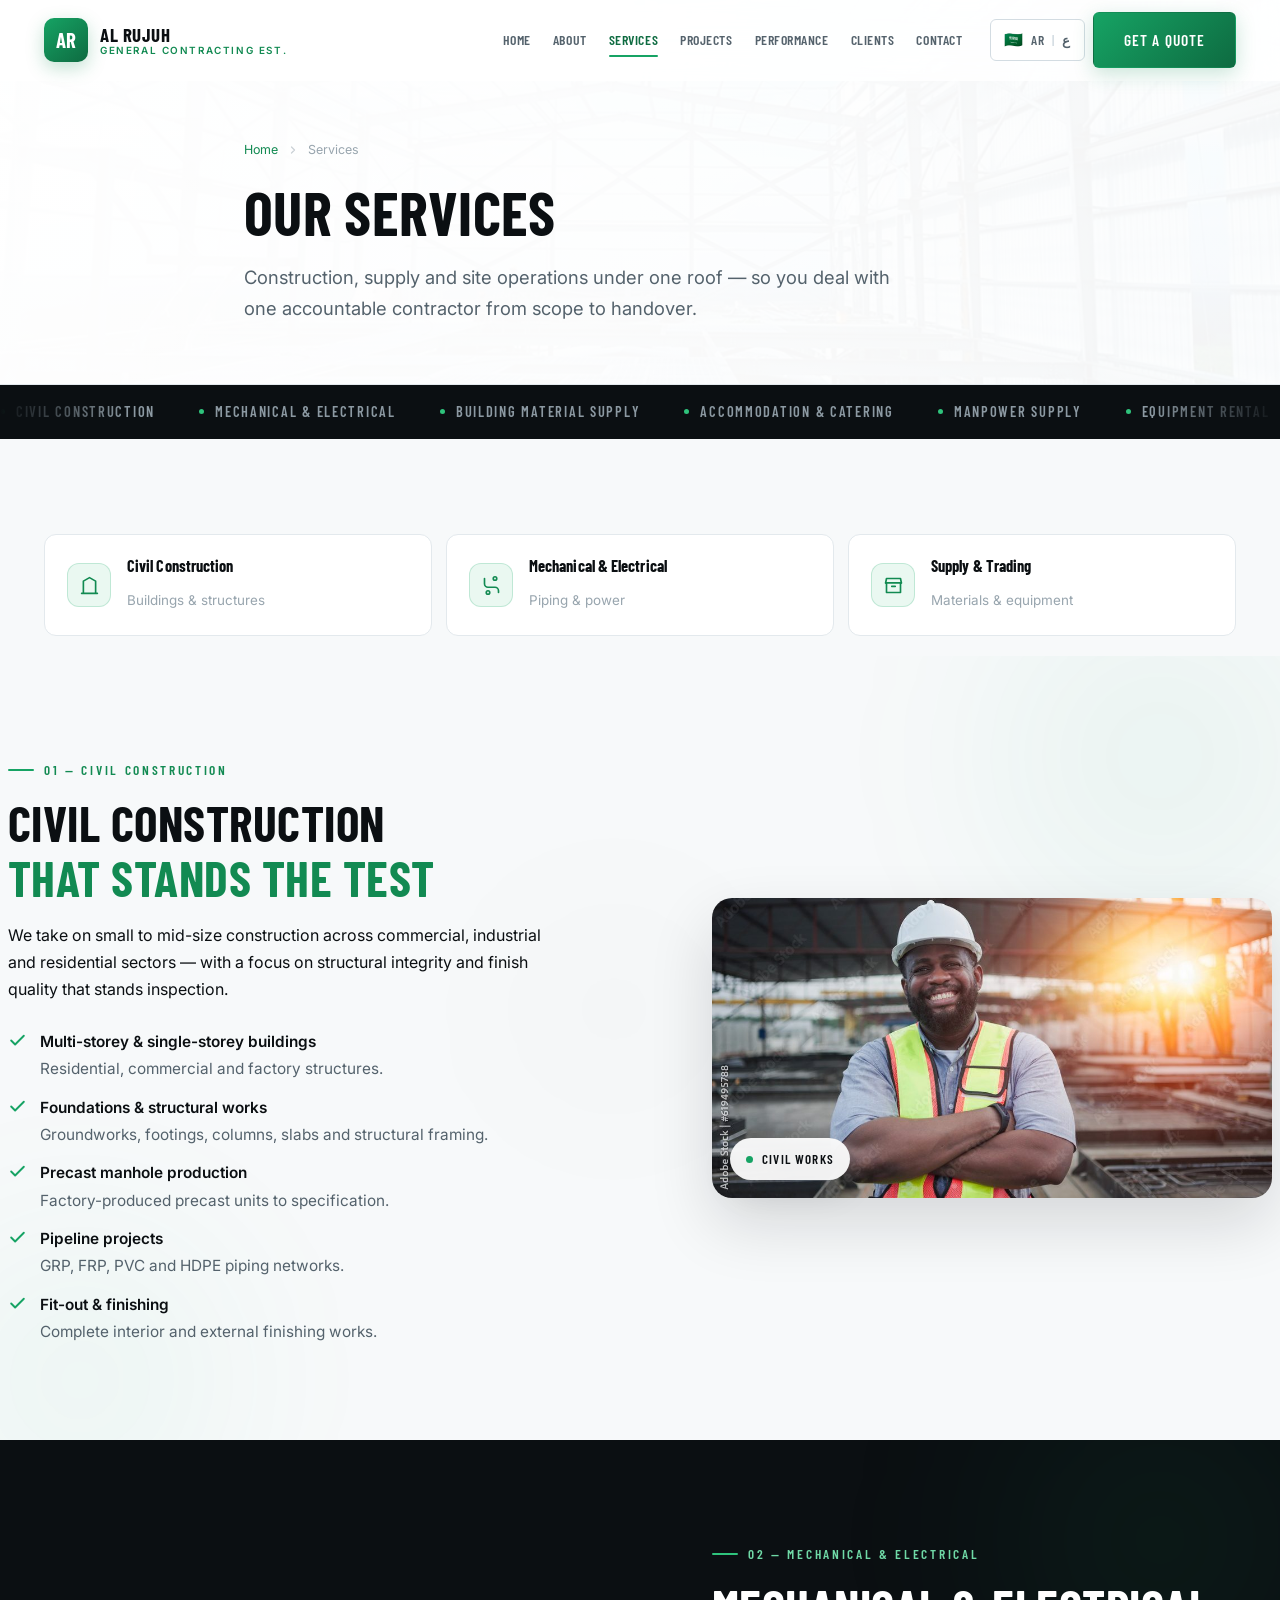
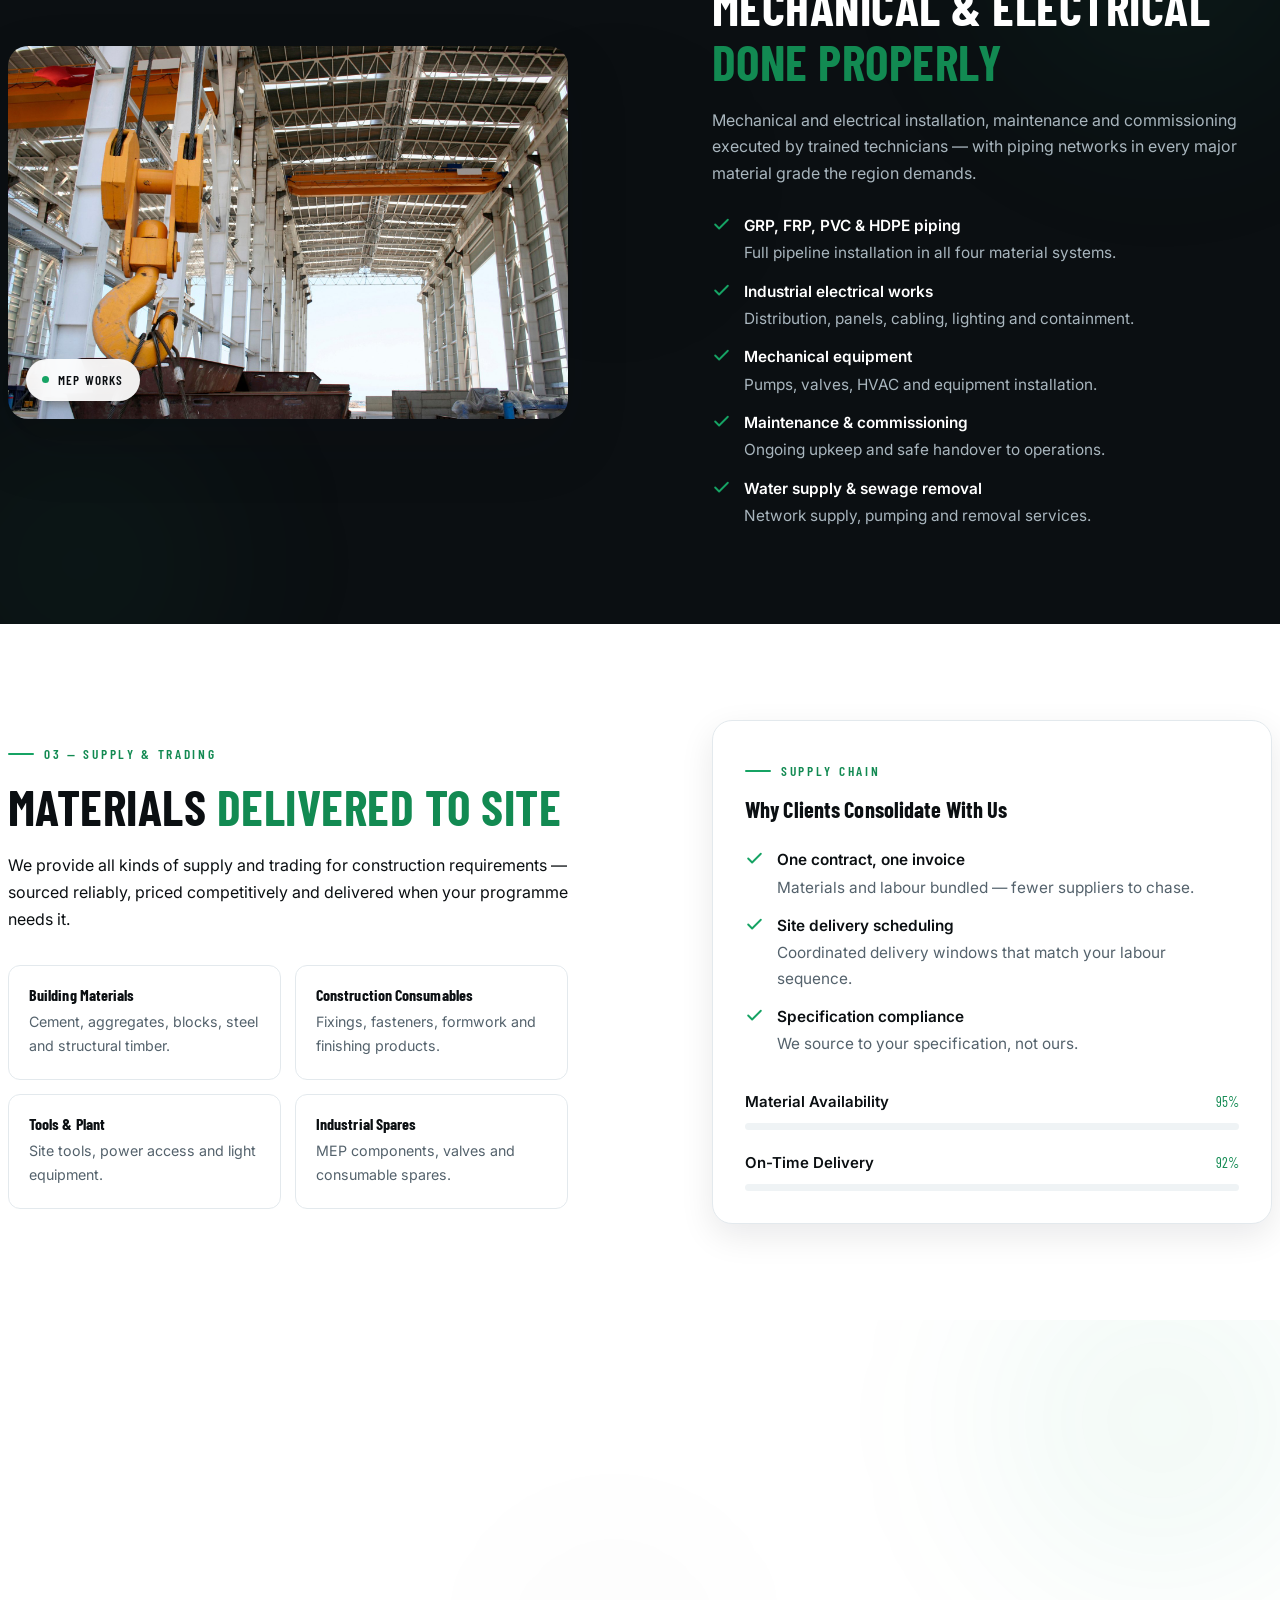
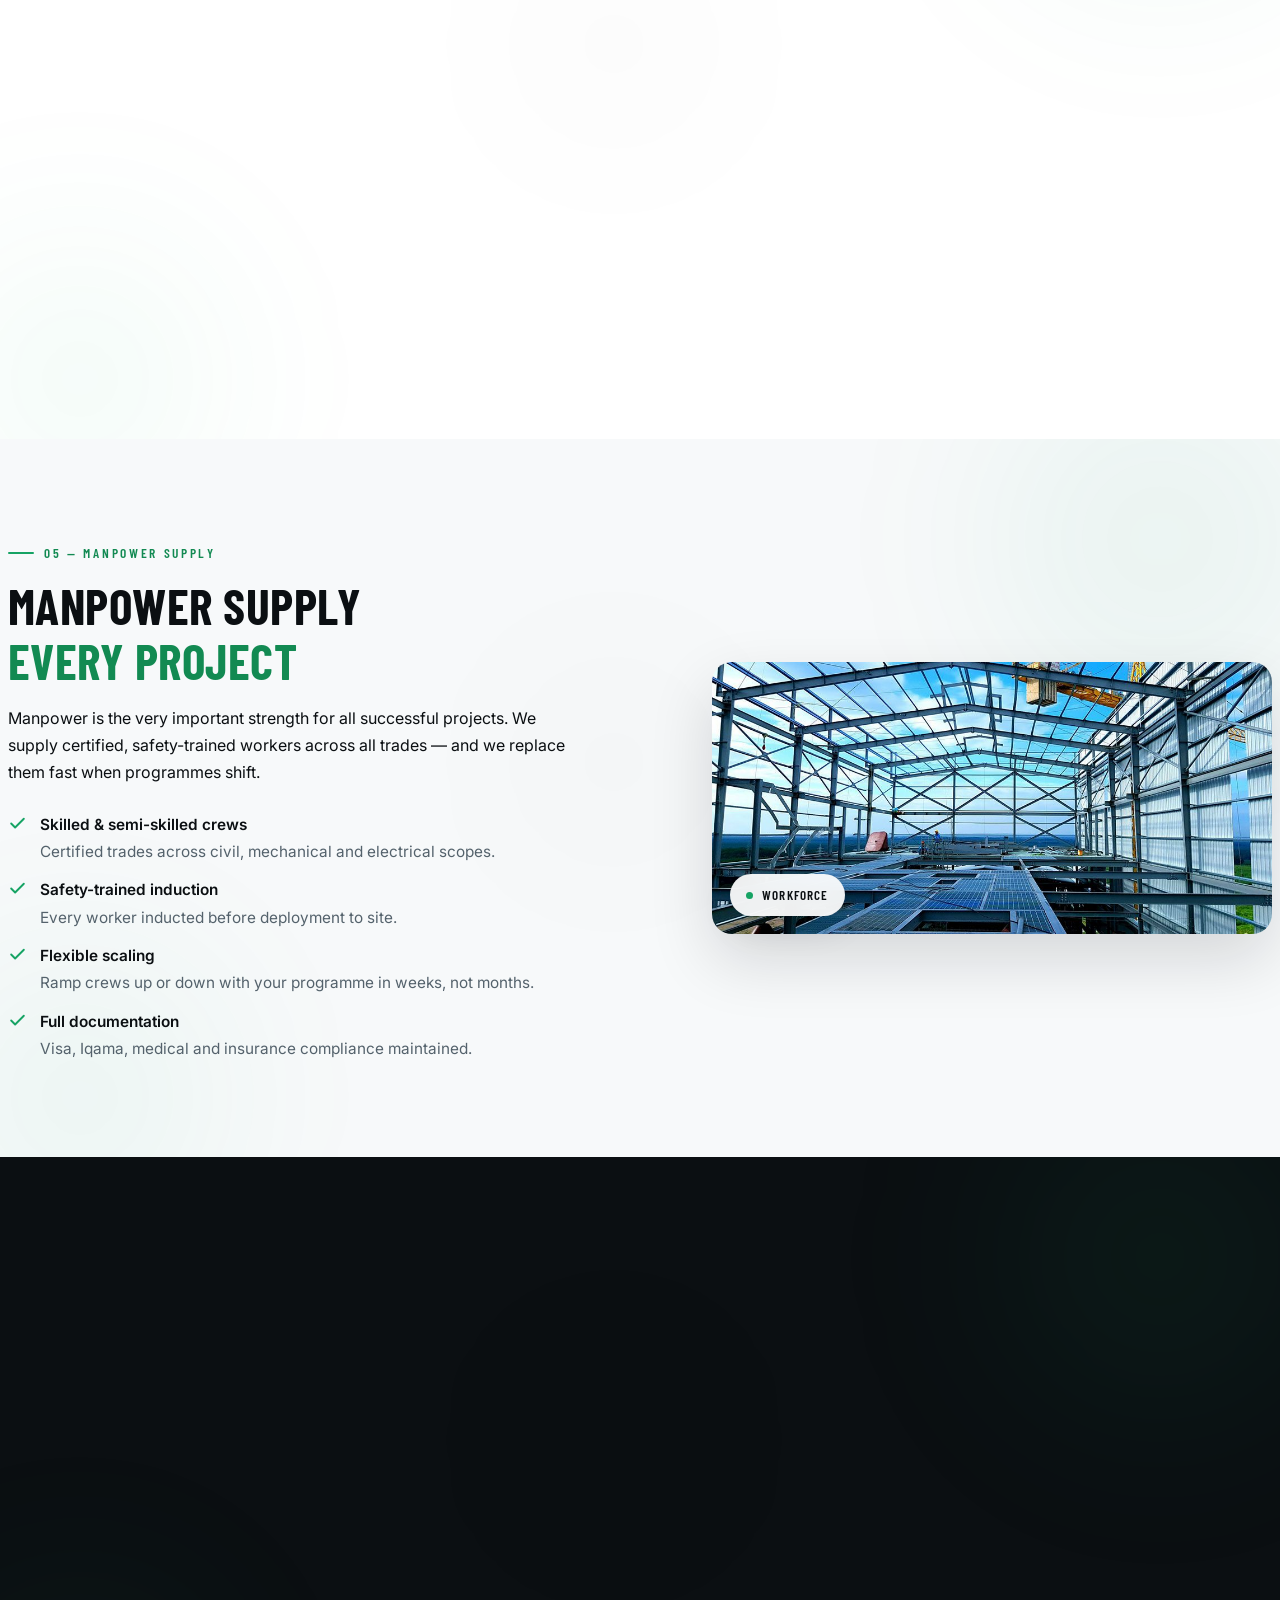
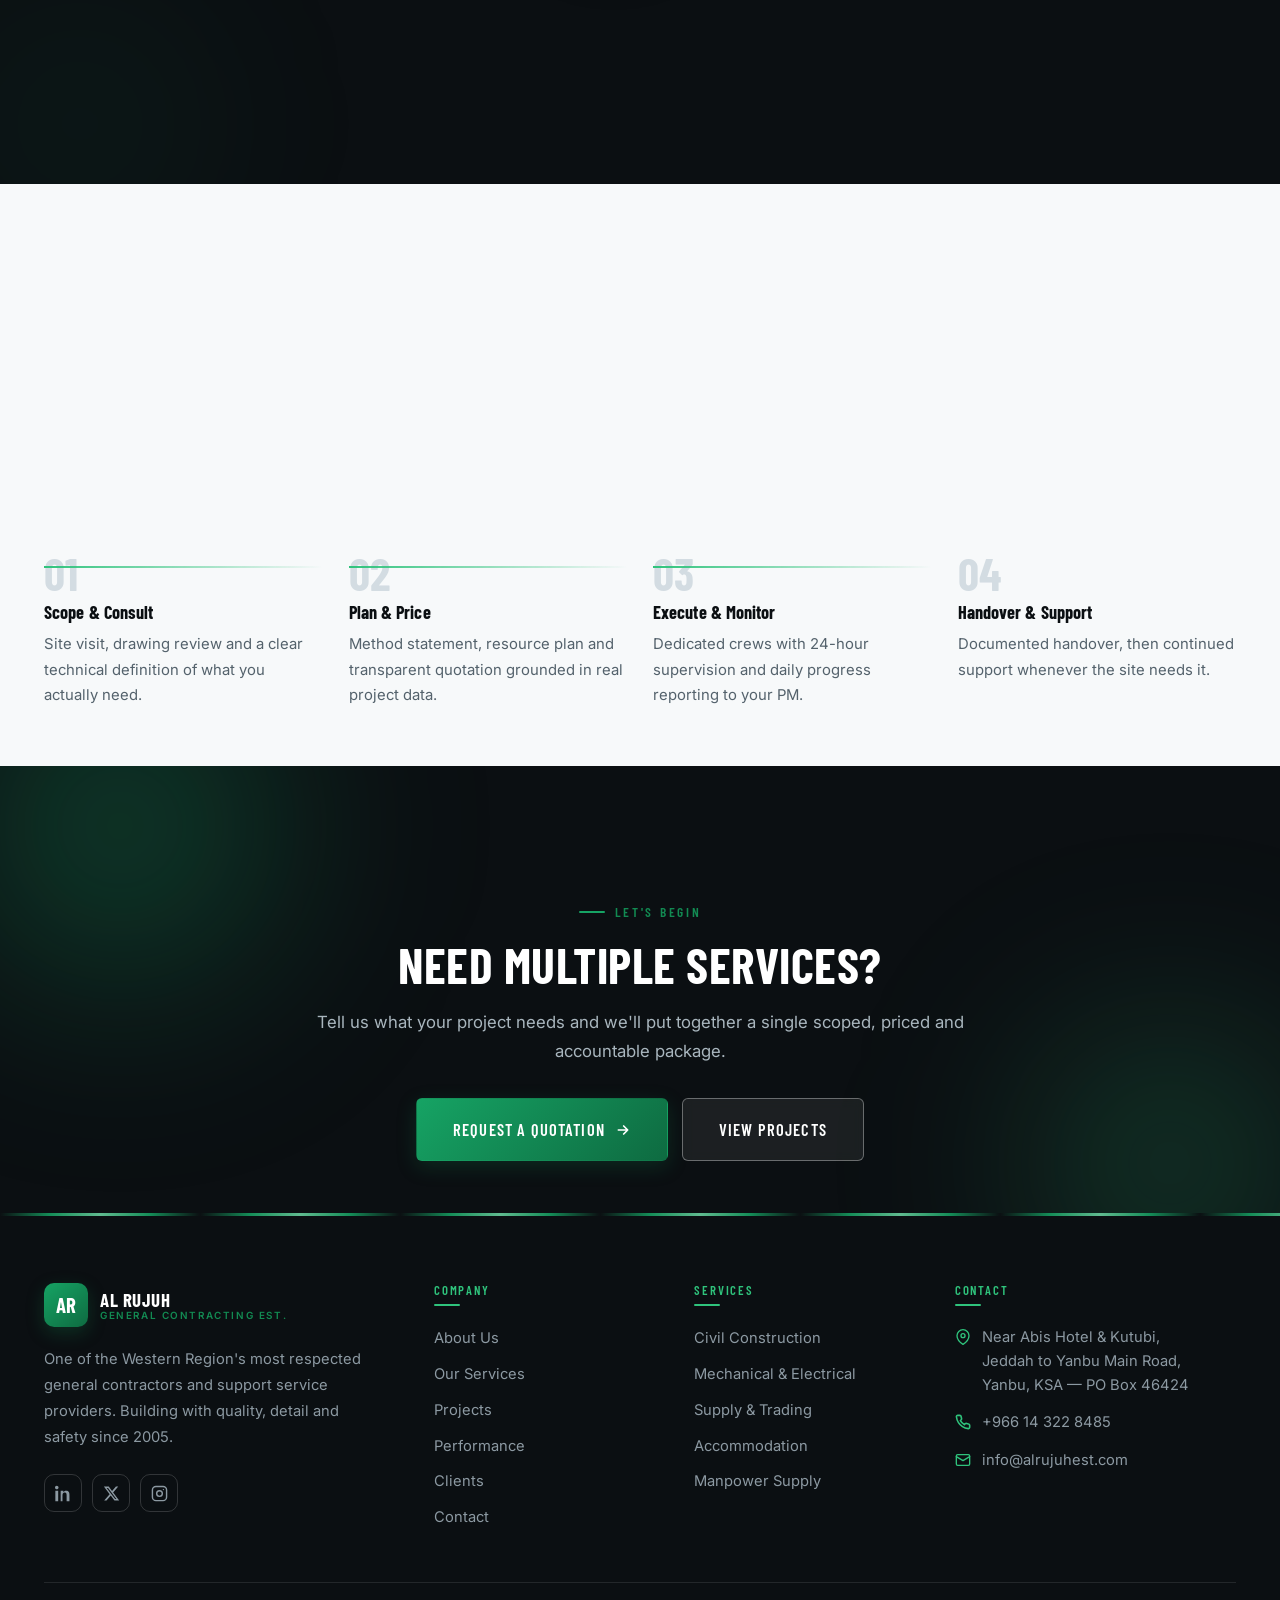
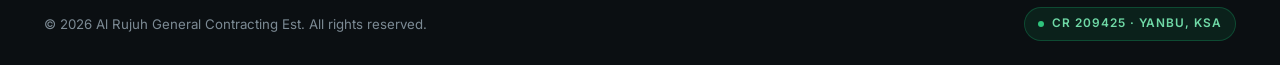
<file: services.html>
<!DOCTYPE html>
<html lang="en">
<head>
<meta charset="UTF-8">
<meta name="viewport" content="width=device-width, initial-scale=1">
<title>Our Services | Al Rujuh General Contracting Est. — Civil, MEP, Supply, Manpower</title>
    <link rel="icon" type="image/svg+xml" href="favicon.svg">
<meta name="description" content="Al Rujuh General Contracting Est. services: civil construction, mechanical &amp; electrical works, building material supply, worker accommodation and catering, manpower supply, equipment and vehicle rental in Yanbu, KSA.">
<link rel="preconnect" href="https://fonts.googleapis.com">
<link rel="preconnect" href="https://fonts.gstatic.com" crossorigin>
<link href="https://fonts.googleapis.com/css2?family=Barlow+Condensed:wght@500;600;700&family=Inter:wght@400;500;600;700&display=swap" rel="stylesheet">
<link rel="stylesheet" href="assets/css/style.css">
<link rel="stylesheet" href="assets/css/motion.css">
</head>
<body>

<div class="progress-bar" aria-hidden="true"></div>
<header class="header">
  <div class="container header-inner">
    <a href="index.html" class="logo" aria-label="Al Rujuh General Contracting — Home">
      <span class="logo-mark"><span>AR</span></span>
      <span class="logo-txt"><b>Al Rujuh</b><i>General Contracting Est.</i></span>
    </a>
    <nav class="nav" aria-label="Main">
      <a href="index.html">Home</a>
      <a href="about.html">About</a>
      <a href="services.html" class="active">Services</a>
      <a href="projects.html">Projects</a>
      <a href="performance.html">Performance</a>
      <a href="clients.html">Clients</a>
      <a href="contact.html">Contact</a>
    </nav>
    <div class="header-actions">
      <button class="lang-btn" type="button" aria-label="Switch to Arabic — coming soon" title="Arabic version coming soon">
        <span class="flag" aria-hidden="true">🇸🇦</span><span>AR</span><span class="sep">|</span><span>ع</span>
      </button>
      <a href="contact.html" class="btn btn--green header-cta">Get a Quote</a>
      <button class="burger" type="button" aria-label="Open menu" aria-expanded="false"><span></span><span></span><span></span></button>
    </div>
  </div>
</header>

<div class="drawer" role="dialog" aria-label="Mobile navigation">
  <a href="index.html">Home <span>01</span></a>
  <a href="about.html">About <span>02</span></a>
  <a href="services.html" class="active">Services <span>03</span></a>
  <a href="projects.html">Projects <span>04</span></a>
  <a href="performance.html">Performance <span>05</span></a>
  <a href="clients.html">Clients <span>06</span></a>
  <a href="contact.html">Contact <span>07</span></a>
  <div class="drawer-foot">
    <a href="contact.html" class="btn btn--green btn--lg">Request a Quotation</a>
    <a href="tel:+966143228485" class="btn btn--outline btn--lg">+966 14 322 8485</a>
  </div>
</div>
<section class="page-hero">
  <div class="page-hero__bg"><img src="assets/img/site/structure.jpg" alt=""></div>
  <div class="container page-hero__inner">
    <nav class="crumbs" aria-label="Breadcrumb">
      <a href="index.html">Home</a>
      <svg viewBox="0 0 24 24" fill="none" stroke="currentColor" stroke-width="2.5" stroke-linecap="round" stroke-linejoin="round"><path d="M9 18l6-6-6-6"/></svg>
      <span>Services</span>
    </nav>
    <h1>Our Services</h1>
    <p>Construction, supply and site operations under one roof — so you deal with one accountable contractor from scope to handover.</p>
  </div>
</section>

<div class="ticker" aria-hidden="true">
  <div class="ticker__track">
    <span>Civil Construction</span><span>Mechanical &amp; Electrical</span><span>Building Material Supply</span>
    <span>Accommodation &amp; Catering</span><span>Manpower Supply</span><span>Equipment Rental</span>
    <span>Water Supply</span><span>Sewage Removal</span><span>Pipeline Projects</span>
    <span>Precast Manholes</span><span>Commercial Fit-Out</span><span>Industrial Support</span>
    <span>Civil Construction</span><span>Mechanical &amp; Electrical</span><span>Building Material Supply</span>
    <span>Accommodation &amp; Catering</span><span>Manpower Supply</span><span>Equipment Rental</span>
    <span>Water Supply</span><span>Sewage Removal</span><span>Pipeline Projects</span>
    <span>Precast Manholes</span><span>Commercial Fit-Out</span><span>Industrial Support</span>
  </div>
</div>

<!-- SERVICE NAV -->
<section class="section section--tight section--alt">
  <div class="container">
    <div class="grid grid--3" style="gap:14px">
      <a href="#civil" class="card reveal" data-anim="up" style="padding:22px;display:flex;gap:16px;align-items:center">
        <div class="card__icon" style="margin:0;width:44px;height:44px"><svg viewBox="0 0 24 24" fill="none" stroke="currentColor" stroke-width="1.9" stroke-linecap="round" stroke-linejoin="round" style="width:21px;height:21px"><path d="M3 21h18M5 21V7l7-4 7 4v14"/></svg></div>
        <div><h3 style="font-size:1.02rem">Civil Construction</h3><span style="font-size:.84rem;color:var(--dim)">Buildings &amp; structures</span></div>
      </a>
      <a href="#mep" class="card reveal" data-anim="up" data-delay="1" style="padding:22px;display:flex;gap:16px;align-items:center">
        <div class="card__icon" style="margin:0;width:44px;height:44px"><svg viewBox="0 0 24 24" fill="none" stroke="currentColor" stroke-width="1.9" stroke-linecap="round" stroke-linejoin="round" style="width:21px;height:21px"><path d="M4 4v6a4 4 0 004 4h8a4 4 0 014 4v2"/><circle cx="8" cy="20" r="2"/><circle cx="16" cy="4" r="2"/></svg></div>
        <div><h3 style="font-size:1.02rem">Mechanical &amp; Electrical</h3><span style="font-size:.84rem;color:var(--dim)">Piping &amp; power</span></div>
      </a>
      <a href="#supply" class="card reveal" data-anim="up" data-delay="2" style="padding:22px;display:flex;gap:16px;align-items:center">
        <div class="card__icon" style="margin:0;width:44px;height:44px"><svg viewBox="0 0 24 24" fill="none" stroke="currentColor" stroke-width="1.9" stroke-linecap="round" stroke-linejoin="round" style="width:21px;height:21px"><path d="M3 9l1-5h16l1 5"/><path d="M4 9v11h16V9M3 9h18M10 13h4"/></svg></div>
        <div><h3 style="font-size:1.02rem">Supply &amp; Trading</h3><span style="font-size:.84rem;color:var(--dim)">Materials &amp; equipment</span></div>
      </a>
    </div>
  </div>
</section>

<section class="section section--flow section--alt" id="civil">
  <div class="flow-bg"><i></i><i></i><i></i></div>
  <div class="container split ">
    <div class="reveal" data-anim="left">
      <span class="eyebrow">01 — Civil Construction</span>
      <h2>Civil Construction <span class="hl">That Stands the Test</span></h2>
      <p>We take on small to mid-size construction across commercial, industrial and residential sectors — with a focus on structural integrity and finish quality that stands inspection.</p>
      <ul class="checklist mt-3">
        <li><svg viewBox="0 0 24 24" fill="none" stroke="currentColor" stroke-width="2.4" stroke-linecap="round" stroke-linejoin="round"><path d="M20 6L9 17l-5-5"/></svg><span><b>Multi-storey &amp; single-storey buildings</b>Residential, commercial and factory structures.</span></li>
<li><svg viewBox="0 0 24 24" fill="none" stroke="currentColor" stroke-width="2.4" stroke-linecap="round" stroke-linejoin="round"><path d="M20 6L9 17l-5-5"/></svg><span><b>Foundations &amp; structural works</b>Groundworks, footings, columns, slabs and structural framing.</span></li>
<li><svg viewBox="0 0 24 24" fill="none" stroke="currentColor" stroke-width="2.4" stroke-linecap="round" stroke-linejoin="round"><path d="M20 6L9 17l-5-5"/></svg><span><b>Precast manhole production</b>Factory-produced precast units to specification.</span></li>
<li><svg viewBox="0 0 24 24" fill="none" stroke="currentColor" stroke-width="2.4" stroke-linecap="round" stroke-linejoin="round"><path d="M20 6L9 17l-5-5"/></svg><span><b>Pipeline projects</b>GRP, FRP, PVC and HDPE piping networks.</span></li>
<li><svg viewBox="0 0 24 24" fill="none" stroke="currentColor" stroke-width="2.4" stroke-linecap="round" stroke-linejoin="round"><path d="M20 6L9 17l-5-5"/></svg><span><b>Fit-out &amp; finishing</b>Complete interior and external finishing works.</span></li>
      </ul>
    </div>
    <div class="split__media reveal" data-anim="right">
      <img src="assets/img/site/concrete.jpg" alt="Civil Construction">
      <span class="photo-chip"><span class="dot"></span> Civil Works</span>
    </div>
  </div>
</section>

<section class="section section--flow section--dark" id="mep">
  <div class="flow-bg"><i></i><i></i><i></i></div>
  <div class="container split split--reverse ">
    <div class="reveal" data-anim="right">
      <span class="eyebrow">02 — Mechanical &amp; Electrical</span>
      <h2>Mechanical &amp; Electrical <span class="hl">Done Properly</span></h2>
      <p>Mechanical and electrical installation, maintenance and commissioning executed by trained technicians — with piping networks in every major material grade the region demands.</p>
      <ul class="checklist mt-3">
        <li><svg viewBox="0 0 24 24" fill="none" stroke="currentColor" stroke-width="2.4" stroke-linecap="round" stroke-linejoin="round"><path d="M20 6L9 17l-5-5"/></svg><span><b>GRP, FRP, PVC &amp; HDPE piping</b>Full pipeline installation in all four material systems.</span></li>
<li><svg viewBox="0 0 24 24" fill="none" stroke="currentColor" stroke-width="2.4" stroke-linecap="round" stroke-linejoin="round"><path d="M20 6L9 17l-5-5"/></svg><span><b>Industrial electrical works</b>Distribution, panels, cabling, lighting and containment.</span></li>
<li><svg viewBox="0 0 24 24" fill="none" stroke="currentColor" stroke-width="2.4" stroke-linecap="round" stroke-linejoin="round"><path d="M20 6L9 17l-5-5"/></svg><span><b>Mechanical equipment</b>Pumps, valves, HVAC and equipment installation.</span></li>
<li><svg viewBox="0 0 24 24" fill="none" stroke="currentColor" stroke-width="2.4" stroke-linecap="round" stroke-linejoin="round"><path d="M20 6L9 17l-5-5"/></svg><span><b>Maintenance &amp; commissioning</b>Ongoing upkeep and safe handover to operations.</span></li>
<li><svg viewBox="0 0 24 24" fill="none" stroke="currentColor" stroke-width="2.4" stroke-linecap="round" stroke-linejoin="round"><path d="M20 6L9 17l-5-5"/></svg><span><b>Water supply &amp; sewage removal</b>Network supply, pumping and removal services.</span></li>
      </ul>
    </div>
    <div class="split__media reveal" data-anim="left">
      <img src="assets/img/site/mep-crane.jpg" alt="Mechanical &amp; Electrical">
      <span class="photo-chip"><span class="dot"></span> MEP Works</span>
    </div>
  </div>
</section>

<section class="section" id="supply">
  <div class="container split">
    <div class="reveal" data-anim="left">
      <span class="eyebrow">03 — Supply &amp; Trading</span>
      <h2>Materials <span class="hl">Delivered to Site</span></h2>
      <p>We provide all kinds of supply and trading for construction requirements — sourced reliably, priced competitively and delivered when your programme needs it.</p>
      <div class="grid grid--2 mt-3" style="gap:14px">
        <div class="card" style="padding:20px"><h3 style="font-size:1rem;margin-bottom:7px">Building Materials</h3><p style="font-size:.89rem">Cement, aggregates, blocks, steel and structural timber.</p></div>
        <div class="card" style="padding:20px"><h3 style="font-size:1rem;margin-bottom:7px">Construction Consumables</h3><p style="font-size:.89rem">Fixings, fasteners, formwork and finishing products.</p></div>
        <div class="card" style="padding:20px"><h3 style="font-size:1rem;margin-bottom:7px">Tools &amp; Plant</h3><p style="font-size:.89rem">Site tools, power access and light equipment.</p></div>
        <div class="card" style="padding:20px"><h3 style="font-size:1rem;margin-bottom:7px">Industrial Spares</h3><p style="font-size:.89rem">MEP components, valves and consumable spares.</p></div>
      </div>
    </div>
    <div class="split__media reveal" data-anim="right">
      <div class="split__media--framed">
        <span class="eyebrow">Supply Chain</span>
        <h3 style="font-size:1.4rem;margin-bottom:16px">Why Clients Consolidate With Us</h3>
        <ul class="checklist">
          <li><svg viewBox="0 0 24 24" fill="none" stroke="currentColor" stroke-width="2.4" stroke-linecap="round" stroke-linejoin="round"><path d="M20 6L9 17l-5-5"/></svg><span><b>One contract, one invoice</b>Materials and labour bundled — fewer suppliers to chase.</span></li>
          <li><svg viewBox="0 0 24 24" fill="none" stroke="currentColor" stroke-width="2.4" stroke-linecap="round" stroke-linejoin="round"><path d="M20 6L9 17l-5-5"/></svg><span><b>Site delivery scheduling</b>Coordinated delivery windows that match your labour sequence.</span></li>
          <li><svg viewBox="0 0 24 24" fill="none" stroke="currentColor" stroke-width="2.4" stroke-linecap="round" stroke-linejoin="round"><path d="M20 6L9 17l-5-5"/></svg><span><b>Specification compliance</b>We source to your specification, not ours.</span></li>
        </ul>
        <div class="bar-list mt-3">
          <div class="bar-item">
            <div class="bar-item__head"><b>Material Availability</b><span>95%</span></div>
            <div class="bar-track"><div class="bar-fill" style="--w:95%"></div></div>
          </div>
          <div class="bar-item">
            <div class="bar-item__head"><b>On-Time Delivery</b><span>92%</span></div>
            <div class="bar-track"><div class="bar-fill" style="--w:92%"></div></div>
          </div>
        </div>
      </div>
    </div>
  </div>
</section>

<section class="section section--flow" id="accommodation">
  <div class="flow-bg"><i></i><i></i><i></i></div>
  <div class="container split split--reverse ">
    <div class="reveal" data-anim="right">
      <span class="eyebrow">04 — Accommodation &amp; Catering</span>
      <h2>Accommodation &amp; Catering <span class="hl">Camp Living</span></h2>
      <p>We provide accommodation with catering services as per industrial standard — because a workforce that is housed and fed properly shows up sharper and stays safer.</p>
      <ul class="checklist mt-3">
        <li><svg viewBox="0 0 24 24" fill="none" stroke="currentColor" stroke-width="2.4" stroke-linecap="round" stroke-linejoin="round"><path d="M20 6L9 17l-5-5"/></svg><span><b>Accommodation units</b>Single and shared occupancy modules to project scale.</span></li>
<li><svg viewBox="0 0 24 24" fill="none" stroke="currentColor" stroke-width="2.4" stroke-linecap="round" stroke-linejoin="round"><path d="M20 6L9 17l-5-5"/></svg><span><b>Full catering service</b>Mess hall operations and daily meal provision.</span></li>
<li><svg viewBox="0 0 24 24" fill="none" stroke="currentColor" stroke-width="2.4" stroke-linecap="round" stroke-linejoin="round"><path d="M20 6L9 17l-5-5"/></svg><span><b>Real estate &amp; leasing</b>Buy, sell, rent and lease support for project accommodation.</span></li>
<li><svg viewBox="0 0 24 24" fill="none" stroke="currentColor" stroke-width="2.4" stroke-linecap="round" stroke-linejoin="round"><path d="M20 6L9 17l-5-5"/></svg><span><b>Welfare &amp; hygiene</b>Managed to the standards major operators audit against.</span></li>
      </ul>
    </div>
    <div class="split__media reveal" data-anim="left">
      <img src="assets/img/site/warehouse.jpg" alt="Accommodation &amp; Catering">
      <span class="photo-chip"><span class="dot"></span> Site &amp; Camp</span>
    </div>
  </div>
</section>

<section class="section section--flow section--alt" id="manpower">
  <div class="flow-bg"><i></i><i></i><i></i></div>
  <div class="container split ">
    <div class="reveal" data-anim="left">
      <span class="eyebrow">05 — Manpower Supply</span>
      <h2>Manpower Supply <span class="hl">Every Project</span></h2>
      <p>Manpower is the very important strength for all successful projects. We supply certified, safety-trained workers across all trades — and we replace them fast when programmes shift.</p>
      <ul class="checklist mt-3">
        <li><svg viewBox="0 0 24 24" fill="none" stroke="currentColor" stroke-width="2.4" stroke-linecap="round" stroke-linejoin="round"><path d="M20 6L9 17l-5-5"/></svg><span><b>Skilled &amp; semi-skilled crews</b>Certified trades across civil, mechanical and electrical scopes.</span></li>
<li><svg viewBox="0 0 24 24" fill="none" stroke="currentColor" stroke-width="2.4" stroke-linecap="round" stroke-linejoin="round"><path d="M20 6L9 17l-5-5"/></svg><span><b>Safety-trained induction</b>Every worker inducted before deployment to site.</span></li>
<li><svg viewBox="0 0 24 24" fill="none" stroke="currentColor" stroke-width="2.4" stroke-linecap="round" stroke-linejoin="round"><path d="M20 6L9 17l-5-5"/></svg><span><b>Flexible scaling</b>Ramp crews up or down with your programme in weeks, not months.</span></li>
<li><svg viewBox="0 0 24 24" fill="none" stroke="currentColor" stroke-width="2.4" stroke-linecap="round" stroke-linejoin="round"><path d="M20 6L9 17l-5-5"/></svg><span><b>Full documentation</b>Visa, Iqama, medical and insurance compliance maintained.</span></li>
      </ul>
    </div>
    <div class="split__media reveal" data-anim="right">
      <img src="assets/img/site/structure.jpg" alt="Manpower Supply">
      <span class="photo-chip"><span class="dot"></span> Workforce</span>
    </div>
  </div>
</section>

<section class="section section--dark section--flow" id="rentals">
  <div class="flow-bg"><i></i><i></i><i></i></div>
  <div class="container split split--reverse">
    <div class="split__media reveal" data-anim="left">
      <div class="split__media--framed">
        <div class="grid grid--2" style="gap:14px">
          <div class="card" style="padding:22px"><div class="card__icon" style="width:44px;height:44px;margin-bottom:16px"><svg viewBox="0 0 24 24" fill="none" stroke="currentColor" stroke-width="1.9" stroke-linecap="round" stroke-linejoin="round" style="width:21px;height:21px"><path d="M5 17h14M6 17v2M18 17v2"/><rect x="3" y="7" width="18" height="10" rx="2"/><circle cx="8" cy="12" r="2"/></svg></div><h3 style="font-size:1rem;margin-bottom:6px">Equipment Rental</h3><p style="font-size:.88rem">Construction plant and site equipment on hire.</p></div>
          <div class="card" style="padding:22px"><div class="card__icon" style="width:44px;height:44px;margin-bottom:16px"><svg viewBox="0 0 24 24" fill="none" stroke="currentColor" stroke-width="1.9" stroke-linecap="round" stroke-linejoin="round" style="width:21px;height:21px"><path d="M5 17h14M6 17v2M18 17v2"/><rect x="1" y="7" width="18" height="10" rx="2"/><circle cx="6" cy="12" r="2"/><path d="M19 12h2v3h-2"/></svg></div><h3 style="font-size:1rem;margin-bottom:6px">Vehicle Rental</h3><p style="font-size:.88rem">Light and heavy transport for site logistics.</p></div>
          <div class="card" style="padding:22px"><div class="card__icon" style="width:44px;height:44px;margin-bottom:16px"><svg viewBox="0 0 24 24" fill="none" stroke="currentColor" stroke-width="1.9" stroke-linecap="round" stroke-linejoin="round" style="width:21px;height:21px"><path d="M12 2.7l7.5 7.5c2.1 2.1 2.1 5.5 0 7.6s-5.5 2.1-7.6 0L4.4 10.3c-2.1-2.1-2.1-5.5 0-7.6s5.5-2.1 7.6 0z"/></svg></div><h3 style="font-size:1rem;margin-bottom:6px">Water Supply</h3><p style="font-size:.88rem">Tanker supply and potable water delivery.</p></div>
          <div class="card" style="padding:22px"><div class="card__icon" style="width:44px;height:44px;margin-bottom:16px"><svg viewBox="0 0 24 24" fill="none" stroke="currentColor" stroke-width="1.9" stroke-linecap="round" stroke-linejoin="round" style="width:21px;height:21px"><path d="M3 6h18M8 6v14a2 2 0 002 2h4a2 2 0 002-2V6"/><path d="M3 6l1.5 14h15L21 6"/></svg></div><h3 style="font-size:1rem;margin-bottom:6px">Sewage Removal</h3><p style="font-size:.88rem">Scheduled collection and site disposal.</p></div>
        </div>
      </div>
    </div>
    <div class="reveal" data-anim="right">
      <span class="eyebrow">06 — Rental &amp; Logistics</span>
      <h2>Keeping the Site <span class="hl">Moving</span></h2>
      <p>Site logistics sound routine until they don't. We keep plant, transport, water and waste services running so your programme never waits on a subcontractor.</p>
      <p>All of this sits under the same contract as our construction works — one point of contact, one programme, one accountable party.</p>
      <div class="btn-row mt-3">
        <a href="contact.html" class="btn btn--green">Discuss Your Requirements
          <svg viewBox="0 0 24 24" fill="none" stroke="currentColor" stroke-width="2.5" stroke-linecap="round" stroke-linejoin="round"><path d="M5 12h14M13 6l6 6-6 6"/></svg>
        </a>
      </div>
    </div>
  </div>
</section>

<section class="section section--alt">
  <div class="container">
    <div class="sec-head sec-head--center reveal" data-anim="up">
      <span class="eyebrow">How We Work</span>
      <h2>Every Service, Same Process</h2>
      <p class="lead">Consistent delivery standards across every line of business we operate.</p>
    </div>
    <div class="steps">
      <div class="step reveal" data-anim="up"><h3>Scope &amp; Consult</h3><p>Site visit, drawing review and a clear technical definition of what you actually need.</p></div>
      <div class="step reveal" data-anim="up" data-delay="1"><h3>Plan &amp; Price</h3><p>Method statement, resource plan and transparent quotation grounded in real project data.</p></div>
      <div class="step reveal" data-anim="up" data-delay="2"><h3>Execute &amp; Monitor</h3><p>Dedicated crews with 24-hour supervision and daily progress reporting to your PM.</p></div>
      <div class="step reveal" data-anim="up" data-delay="3"><h3>Handover &amp; Support</h3><p>Documented handover, then continued support whenever the site needs it.</p></div>
    </div>
  </div>
</section>
<section class="cta-band">
  <span class="orb"></span><span class="orb"></span>
  <div class="container cta-band__inner reveal" data-anim="up">
    <span class="eyebrow">Let's Begin</span>
    <h2>Need Multiple Services?</h2>
    <p>Tell us what your project needs and we'll put together a single scoped, priced and accountable package.</p>
    <div class="btn-row">
      <a href="contact.html" class="btn btn--green btn--lg">Request a Quotation
        <svg viewBox="0 0 24 24" fill="none" stroke="currentColor" stroke-width="2.5" stroke-linecap="round" stroke-linejoin="round"><path d="M5 12h14M13 6l6 6-6 6"/></svg>
      </a>
      <a href="projects.html" class="btn btn--ghost-light btn--lg">View Projects</a>
    </div>
  </div>
</section>
<footer class="footer">
  <div class="container">
    <div class="footer-grid">
      <div class="footer-brand">
        <a href="index.html" class="logo" aria-label="Al Rujuh — Home">
          <span class="logo-mark"><span>AR</span></span>
          <span class="logo-txt"><b>Al Rujuh</b><i>General Contracting Est.</i></span>
        </a>
        <p>One of the Western Region's most respected general contractors and support service providers. Building with quality, detail and safety since 2005.</p>
        <div class="social">
          <a href="#" aria-label="LinkedIn"><svg viewBox="0 0 24 24" fill="currentColor"><path d="M4.98 3.5C4.98 4.88 3.87 6 2.5 6S0 4.88 0 3.5 1.12 1 2.5 1s2.48 1.12 2.48 2.5zM.5 8h4V23h-4V8zm7.5 0h3.8v2.05h.05c.53-.95 1.83-1.95 3.77-1.95 4.03 0 4.78 2.5 4.78 5.75V23h-4v-8.1c0-1.93-.03-4.42-2.7-4.42-2.7 0-3.12 2.1-3.12 4.28V23H8V8z"/></svg></a>
          <a href="#" aria-label="X"><svg viewBox="0 0 24 24" fill="currentColor"><path d="M18.24 2.25h3.31l-7.23 8.26 8.5 11.24h-6.66l-5.21-6.82-5.97 6.82H1.66l7.73-8.84L1.25 2.25h6.83l4.71 6.23 5.45-6.23zm-1.16 17.52h1.83L7.08 4.13H5.11l11.97 15.64z"/></svg></a>
          <a href="#" aria-label="Instagram"><svg viewBox="0 0 24 24" fill="none" stroke="currentColor" stroke-width="2"><rect x="2" y="2" width="20" height="20" rx="5"/><circle cx="12" cy="12" r="4"/><circle cx="17.5" cy="6.5" r="1" fill="currentColor" stroke="none"/></svg></a>
        </div>
      </div>
      <div>
        <h4>Company</h4>
        <div class="footer-links">
          <a href="about.html">About Us</a><a href="services.html">Our Services</a>
          <a href="projects.html">Projects</a><a href="performance.html">Performance</a>
          <a href="clients.html">Clients</a><a href="contact.html">Contact</a>
        </div>
      </div>
      <div>
        <h4>Services</h4>
        <div class="footer-links">
          <a href="services.html#civil">Civil Construction</a><a href="services.html#mep">Mechanical &amp; Electrical</a>
          <a href="services.html#supply">Supply &amp; Trading</a><a href="services.html#accommodation">Accommodation</a>
          <a href="services.html#manpower">Manpower Supply</a>
        </div>
      </div>
      <div>
        <h4>Contact</h4>
        <ul class="footer-contact">
          <li><svg viewBox="0 0 24 24" fill="none" stroke="currentColor" stroke-width="2" stroke-linecap="round" stroke-linejoin="round"><path d="M21 10c0 7-9 13-9 13s-9-6-9-13a9 9 0 0118 0z"/><circle cx="12" cy="10" r="3"/></svg><span>Near Abis Hotel &amp; Kutubi,<br>Jeddah to Yanbu Main Road,<br>Yanbu, KSA — PO Box 46424</span></li>
          <li><svg viewBox="0 0 24 24" fill="none" stroke="currentColor" stroke-width="2.4" stroke-linecap="round" stroke-linejoin="round"><path d="M22 16.92v3a2 2 0 01-2.18 2 19.79 19.79 0 01-8.63-3.07 19.5 19.5 0 01-6-6A19.79 19.79 0 012.12 4.18 2 2 0 014.11 2h3a2 2 0 012 1.72c.13.96.36 1.9.7 2.81a2 2 0 01-.45 2.11L8.09 9.91a16 16 0 006 6l1.27-1.27a2 2 0 012.11-.45c.91.34 1.85.57 2.81.7A2 2 0 0122 16.92z"/></svg><a href="tel:+966143228485">+966 14 322 8485</a></li>
          <li><svg viewBox="0 0 24 24" fill="none" stroke="currentColor" stroke-width="2" stroke-linecap="round" stroke-linejoin="round"><rect x="2" y="4" width="20" height="16" rx="2"/><path d="M22 7l-10 6L2 7"/></svg><a href="mailto:info@alrujuhest.com">info@alrujuhest.com</a></li>
        </ul>
      </div>
    </div>
    <div class="footer-bar">
      <p>© <span data-year>2026</span> Al Rujuh General Contracting Est. All rights reserved.</p>
      <span class="cr-badge"><span class="dot"></span> CR 209425 · Yanbu, KSA</span>
    </div>
  </div>
</footer>

<button class="to-top" type="button" aria-label="Back to top">
  <svg viewBox="0 0 24 24" fill="none" stroke="currentColor" stroke-width="2.6" stroke-linecap="round" stroke-linejoin="round"><path d="M12 19V5M5 12l7-7 7 7"/></svg>
</button>

<script src="assets/js/main.js"></script>
<script src="assets/js/motion.js"></script>
</body>
</html>
</file>
<file: assets/css/style.css>
/* ==========================================================================
   AL RUJUH GENERAL CONTRACTING EST.
   Design System — WHITE / BLACK / GREEN  ·  Flowing Motion
   Wix-mappable: every value is a CSS custom property
   ========================================================================== */

:root{
  /* ---- Core palette ---- */
  --white:#FFFFFF;
  --paper:#F7F9FA;
  --paper-2:#EFF3F5;
  --line:#E3E9ED;
  --line-2:#D3DCE2;

  --ink:#0B0F12;
  --ink-2:#1A2228;
  --ink-3:#2C3840;

  --body:#54626C;
  --muted:#7C8A94;
  --dim:#98A5AE;

  --green-700:#0E6B41;
  --green-600:#128A52;
  --green-500:#16A364;
  --green-400:#2FC37C;
  --green-300:#6FD9A6;
  --green-050:#EAF8F1;

  /* ---- Semantic ---- */
  --bg:var(--white);
  --bg-alt:var(--paper);
  --bg-card:var(--white);
  --bg-dark:var(--ink);
  --text:var(--ink);
  --text-soft:var(--body);
  --accent:var(--green-600);
  --accent-bright:var(--green-500);
  --accent-soft:var(--green-050);

  /* ---- Typography ---- */
  --font-display:'Barlow Condensed','Oswald','Arial Narrow',sans-serif;
  --font-body:'Inter','Segoe UI',system-ui,-apple-system,sans-serif;

  /* ---- Layout ---- */
  --container:1240px;
  --gutter:24px;
  --section-y:96px;
  --radius-sm:6px;
  --radius:12px;
  --radius-lg:20px;

  --shadow-sm:0 2px 10px rgba(11,15,18,.06);
  --shadow:0 12px 34px rgba(11,15,18,.09);
  --shadow-lg:0 26px 64px rgba(11,15,18,.14);
  --shadow-green:0 12px 34px rgba(18,138,82,.24);

  --ease:cubic-bezier(.22,1,.36,1);
  --header-h:80px;
}

@media (max-width:900px){ :root{ --section-y:68px; --gutter:20px; --header-h:68px; } }
@media (max-width:560px){ :root{ --section-y:54px; --gutter:18px; } }

/* ==========================================================================
   RESET
   ========================================================================== */
*,*::before,*::after{box-sizing:border-box;margin:0;padding:0}
html{scroll-behavior:smooth;scroll-padding-top:calc(var(--header-h) + 20px);-webkit-text-size-adjust:100%}
body{
  font-family:var(--font-body);
  background:var(--bg);
  color:var(--text);
  line-height:1.68;
  font-size:16px;
  -webkit-font-smoothing:antialiased;
  -moz-osx-font-smoothing:grayscale;
  overflow-x:hidden;
}
img{max-width:100%;display:block}
a{color:inherit;text-decoration:none}
ul,ol{list-style:none}
button,input,textarea,select{font:inherit;color:inherit}
button{background:none;border:0;cursor:pointer}
::selection{background:var(--green-500);color:var(--white)}

/* ==========================================================================
   LAYOUT
   ========================================================================== */
.container{width:100%;max-width:var(--container);margin-inline:auto;padding-inline:var(--gutter)}
.section{padding-block:var(--section-y);position:relative}
.section--alt{background:var(--bg-alt)}
.section--tight{padding-block:calc(var(--section-y) * .6)}
.section--dark{background:var(--bg-dark);color:#fff}
.section--dark .lead,.section--dark p{color:#A9B6BE}
.section--dark h2,.section--dark h3,.section--dark h4{color:#fff}

.sec-head{max-width:780px;margin-bottom:56px}
.sec-head--center{margin-inline:auto;text-align:center}
.sec-head--split{display:flex;justify-content:space-between;align-items:flex-end;gap:32px;flex-wrap:wrap;max-width:none}
@media (max-width:700px){.sec-head{margin-bottom:40px}.sec-head--split{align-items:flex-start}}

.eyebrow{
  font-family:var(--font-display);font-size:.84rem;letter-spacing:.2em;
  text-transform:uppercase;color:var(--green-600);font-weight:600;
  display:inline-flex;align-items:center;gap:10px;margin-bottom:14px;
}
.eyebrow::before{content:'';width:26px;height:2px;background:var(--green-500);flex:none;border-radius:2px}
.sec-head--center .eyebrow::after{content:'';width:26px;height:2px;background:var(--green-500);flex:none;border-radius:2px}
.section--dark .eyebrow{color:var(--green-300)}
.section--dark .eyebrow::before,.section--dark .eyebrow::after{background:var(--green-400)}

h1,h2,h3,h4,h5{font-family:var(--font-display);font-weight:700;line-height:1.1;letter-spacing:.005em}
h2{font-size:clamp(2rem,4.2vw,3.1rem);text-transform:uppercase;letter-spacing:.01em}
h3{font-size:clamp(1.24rem,2.2vw,1.55rem)}
h4{font-size:1.08rem}

.lead{font-size:clamp(1rem,1.5vw,1.13rem);color:var(--text-soft);line-height:1.75}
.sec-head p{margin-top:16px}
.hl{color:var(--accent);position:relative;white-space:nowrap}

/* ==========================================================================
   BUTTONS
   ========================================================================== */
.btn{
  display:inline-flex;align-items:center;justify-content:center;gap:10px;
  font-family:var(--font-display);font-weight:600;font-size:.97rem;
  letter-spacing:.07em;text-transform:uppercase;
  padding:14px 30px;border-radius:var(--radius-sm);
  transition:transform .3s var(--ease),background .3s,color .3s,box-shadow .3s,border-color .3s;
  position:relative;overflow:hidden;white-space:nowrap;cursor:pointer;
  border:1px solid transparent;
}
.btn svg{width:16px;height:16px;flex:none;transition:transform .3s var(--ease)}
.btn:hover svg{transform:translateX(3px)}

.btn--green{background:linear-gradient(135deg,var(--green-500),var(--green-700));color:#fff;box-shadow:0 6px 20px rgba(18,138,82,.22)}
.btn--green:hover{transform:translateY(-2px);box-shadow:var(--shadow-green)}

.btn--dark{background:var(--ink);color:#fff}
.btn--dark:hover{background:var(--ink-2);transform:translateY(-2px);box-shadow:var(--shadow)}

.btn--outline{border-color:var(--line-2);color:var(--ink);background:#fff}
.btn--outline:hover{border-color:var(--green-500);color:var(--green-700);background:var(--green-050);transform:translateY(-2px)}

.btn--white{background:#fff;color:var(--ink)}
.btn--white:hover{transform:translateY(-2px);box-shadow:var(--shadow)}

.btn--ghost-light{border-color:rgba(255,255,255,.34);color:#fff;background:rgba(255,255,255,.07);backdrop-filter:blur(6px)}
.btn--ghost-light:hover{border-color:var(--green-400);color:var(--green-300);background:rgba(22,163,100,.16);transform:translateY(-2px)}

.btn--lg{padding:17px 36px;font-size:1.03rem}
.btn--block{width:100%}
.btn-row{display:flex;gap:14px;flex-wrap:wrap}
@media (max-width:520px){.btn-row .btn{flex:1 1 100%}}

/* ==========================================================================
   HEADER — white glass
   ========================================================================== */
.header{
  position:fixed;top:0;left:0;right:0;z-index:1000;
  background:rgba(255,255,255,.82);
  backdrop-filter:blur(20px) saturate(180%);
  -webkit-backdrop-filter:blur(20px) saturate(180%);
  border-bottom:1px solid transparent;
  transition:background .4s,border-color .4s,box-shadow .4s;
}
.header.scrolled{background:rgba(255,255,255,.95);border-bottom-color:var(--line);box-shadow:var(--shadow-sm)}
.header-inner{height:var(--header-h);display:flex;align-items:center;gap:22px}

.logo{display:flex;align-items:center;gap:12px;flex:none}
.logo-mark{
  width:44px;height:44px;flex:none;border-radius:10px;
  background:linear-gradient(140deg,var(--green-500),var(--green-700));
  display:grid;place-items:center;position:relative;overflow:hidden;
  box-shadow:0 6px 18px rgba(18,138,82,.26);
}
.logo-mark span{
  font-family:var(--font-display);font-weight:700;font-size:1.3rem;
  color:#fff;line-height:1;letter-spacing:-.02em;
}
.logo-txt{display:flex;flex-direction:column;line-height:1.12}
.logo-txt b{font-family:var(--font-display);font-size:1.18rem;letter-spacing:.03em;text-transform:uppercase;font-weight:700;color:var(--ink)}
.logo-txt i{font-style:normal;font-size:.62rem;letter-spacing:.16em;text-transform:uppercase;color:var(--green-600);font-weight:600}

.nav{display:flex;align-items:center;gap:2px;margin-left:auto}
.nav a{
  font-family:var(--font-display);font-size:.92rem;font-weight:600;
  letter-spacing:.06em;text-transform:uppercase;
  padding:10px 14px;border-radius:var(--radius-sm);color:var(--body);
  transition:color .25s,background .25s;position:relative;
}
.nav a::after{
  content:'';position:absolute;left:14px;right:14px;bottom:5px;height:2px;
  background:var(--green-500);border-radius:2px;
  transform:scaleX(0);transform-origin:left;transition:transform .35s var(--ease);
}
.nav a:hover{color:var(--ink);background:var(--paper-2)}
.nav a:hover::after{transform:scaleX(1)}
.nav a.active{color:var(--green-700)}
.nav a.active::after{transform:scaleX(1)}

.header-actions{display:flex;align-items:center;gap:10px;flex:none;margin-left:8px}

.lang-btn{
  display:inline-flex;align-items:center;gap:7px;
  font-family:var(--font-display);font-size:.84rem;font-weight:600;letter-spacing:.07em;
  padding:9px 13px;border:1px solid var(--line-2);border-radius:var(--radius-sm);
  color:var(--body);cursor:default;background:#fff;
  transition:border-color .25s,color .25s,background .25s;
}
.lang-btn:hover{border-color:var(--green-400);color:var(--green-700);background:var(--green-050)}
.lang-btn .flag{font-size:.95rem;line-height:1}
.lang-btn .sep{color:var(--line-2)}

.header-cta{display:none}
@media (min-width:1080px){ .header-cta{display:inline-flex} }

/* 7-item nav (Performance added) — tighten spacing before the burger takes over */
@media (min-width:1080px) and (max-width:1339px){
  .header-inner{gap:14px}
  .nav a{padding:10px 10px;font-size:.86rem;letter-spacing:.04em}
  .nav a::after{left:10px;right:10px}
  .header-actions{gap:8px;margin-left:4px}
}

.burger{
  display:none;width:44px;height:44px;border:1px solid var(--line-2);
  border-radius:var(--radius-sm);place-items:center;flex:none;margin-left:auto;
  transition:border-color .25s,background .25s;
}
.burger:hover{border-color:var(--green-400);background:var(--green-050)}
.burger span{display:block;width:19px;height:2px;background:var(--ink);border-radius:2px;transition:transform .35s var(--ease),opacity .25s}
.burger span+span{margin-top:5px}
.burger.open span:nth-child(1){transform:translateY(7px) rotate(45deg)}
.burger.open span:nth-child(2){opacity:0}
.burger.open span:nth-child(3){transform:translateY(-7px) rotate(-45deg)}
@media (max-width:1079px){.burger{display:grid}}

/* mobile drawer */
.drawer{
  position:fixed;inset:0;z-index:999;
  background:rgba(255,255,255,.99);
  backdrop-filter:blur(20px);-webkit-backdrop-filter:blur(20px);
  padding:calc(var(--header-h) + 26px) var(--gutter) 40px;
  display:flex;flex-direction:column;gap:2px;
  opacity:0;visibility:hidden;transform:translateY(-12px);
  transition:opacity .35s var(--ease),transform .35s var(--ease),visibility .35s;
  overflow-y:auto;
}
.drawer.open{opacity:1;visibility:visible;transform:translateY(0)}
.drawer a{
  font-family:var(--font-display);font-size:1.6rem;font-weight:600;
  letter-spacing:.03em;text-transform:uppercase;color:var(--ink);
  padding:15px 0;border-bottom:1px solid var(--line);
  display:flex;align-items:center;justify-content:space-between;
  transition:color .25s,padding-left .25s;
}
.drawer a:hover,.drawer a.active{color:var(--green-600);padding-left:8px}
.drawer a span{font-size:.72rem;color:var(--green-400);font-family:var(--font-body)}
.drawer-foot{margin-top:auto;padding-top:26px;display:grid;gap:12px}
.drawer-foot .btn{width:100%}
body.no-scroll{overflow:hidden}

/* ==========================================================================
   FLOWING BACKGROUND BLOBS
   ========================================================================== */
.flow-bg{position:absolute;inset:0;z-index:0;pointer-events:none;overflow:hidden}
.flow-bg i{
  position:absolute;border-radius:50%;filter:blur(80px);opacity:.5;
  will-change:transform;
}
.flow-bg i:nth-child(1){
  width:520px;height:520px;top:-140px;right:-120px;
  background:radial-gradient(circle,rgba(22,163,100,.22),transparent 68%);
  animation:blob-a 22s ease-in-out infinite;
}
.flow-bg i:nth-child(2){
  width:460px;height:460px;bottom:-160px;left:-140px;
  background:radial-gradient(circle,rgba(47,195,124,.18),transparent 68%);
  animation:blob-b 26s ease-in-out infinite;
}
.flow-bg i:nth-child(3){
  width:380px;height:380px;top:40%;left:45%;
  background:radial-gradient(circle,rgba(11,15,18,.07),transparent 70%);
  animation:blob-c 30s ease-in-out infinite;
}
@keyframes blob-a{
  0%,100%{transform:translate(0,0) scale(1)}
  33%{transform:translate(-70px,50px) scale(1.12)}
  66%{transform:translate(40px,-40px) scale(.94)}
}
@keyframes blob-b{
  0%,100%{transform:translate(0,0) scale(1)}
  50%{transform:translate(80px,-60px) scale(1.16)}
}
@keyframes blob-c{
  0%,100%{transform:translate(-50%,-50%) scale(1)}
  50%{transform:translate(-30%,-60%) scale(1.2)}
}
.flow-bg i:nth-child(3){transform:translate(-50%,-50%)}

/* ==========================================================================
   HERO
   ========================================================================== */
.hero{
  position:relative;
  min-height:min(92vh,840px);
  display:flex;align-items:center;
  padding-top:calc(var(--header-h) + 46px);padding-bottom:76px;
  overflow:hidden;
  background:var(--white);
}
.hero__bg{position:absolute;inset:0;z-index:0;overflow:hidden}
.hero__bg img{width:100%;height:100%;object-fit:cover;opacity:.16;filter:saturate(.85)}
.hero__bg::after{
  content:'';position:absolute;inset:0;
  background:
    linear-gradient(100deg,#fff 0%,rgba(255,255,255,.94) 38%,rgba(255,255,255,.62) 68%,rgba(255,255,255,.9) 100%),
    linear-gradient(to top,#fff 3%,transparent 40%);
}
.hero__inner{position:relative;z-index:3;max-width:780px}

.hero__badges{display:flex;gap:10px;flex-wrap:wrap;margin-bottom:26px}
.badge{
  display:inline-flex;align-items:center;gap:8px;
  font-size:.75rem;font-weight:600;letter-spacing:.12em;text-transform:uppercase;
  padding:8px 15px;border-radius:100px;
  border:1px solid var(--line-2);background:#fff;
  color:var(--body);box-shadow:var(--shadow-sm);
}
.badge .dot{width:6px;height:6px;border-radius:50%;background:var(--green-500);flex:none}
.badge--green{border-color:rgba(22,163,100,.36);color:var(--green-700);background:var(--green-050)}

.hero h1{font-size:clamp(2.5rem,6.6vw,4.9rem);text-transform:uppercase;line-height:1;margin-bottom:22px;letter-spacing:-.005em}
.hero h1 em{font-style:normal;color:var(--green-600);display:block}
.hero__sub{font-size:clamp(1.02rem,1.85vw,1.22rem);color:var(--text-soft);max-width:610px;margin-bottom:34px;line-height:1.72}
.hero__cta{display:flex;gap:14px;flex-wrap:wrap;margin-bottom:46px}
@media (max-width:520px){.hero__cta .btn{flex:1 1 100%}}

.hero__stats{
  display:grid;grid-template-columns:repeat(4,1fr);gap:1px;
  background:var(--line);border:1px solid var(--line);
  border-radius:var(--radius);overflow:hidden;max-width:680px;
  box-shadow:var(--shadow-sm);
}
.hero__stats div{background:#fff;padding:20px 18px}
.hero__stats b{
  display:block;font-family:var(--font-display);font-size:clamp(1.7rem,3.4vw,2.3rem);
  color:var(--green-600);line-height:1;margin-bottom:7px;
}
.hero__stats span{font-size:.7rem;letter-spacing:.12em;text-transform:uppercase;color:var(--dim)}
@media (max-width:620px){
  .hero__stats{grid-template-columns:repeat(2,1fr)}
  .hero__stats div{padding:16px 14px}
}

.scroll-cue{
  position:absolute;bottom:26px;left:50%;transform:translateX(-50%);z-index:3;
  display:flex;flex-direction:column;align-items:center;gap:9px;
  font-size:.66rem;letter-spacing:.2em;text-transform:uppercase;color:var(--dim);
}
.scroll-cue i{width:2px;height:34px;background:linear-gradient(to bottom,var(--green-500),transparent);border-radius:2px;animation:cue 2.1s var(--ease) infinite}
@keyframes cue{0%,100%{opacity:.3;transform:scaleY(.6)}50%{opacity:1;transform:scaleY(1)}}
@media (max-width:900px){.scroll-cue{display:none}}

/* ==========================================================================
   PAGE HERO
   ========================================================================== */
.page-hero{
  position:relative;padding-top:calc(var(--header-h) + 60px);padding-bottom:60px;
  overflow:hidden;border-bottom:1px solid var(--line);
  background:var(--paper);
}
.page-hero__bg{position:absolute;inset:0;z-index:0;overflow:hidden}
.page-hero__bg img{width:100%;height:100%;object-fit:cover;opacity:.14}
.page-hero__bg::after{
  content:'';position:absolute;inset:0;
  background:linear-gradient(100deg,rgba(255,255,255,.97) 0%,rgba(255,255,255,.9) 45%,rgba(255,255,255,.72) 100%);
}
.page-hero__inner{position:relative;z-index:2;max-width:840px}
.page-hero h1{font-size:clamp(2.2rem,5.4vw,3.8rem);text-transform:uppercase;margin-bottom:16px}
.page-hero p{font-size:clamp(1rem,1.7vw,1.15rem);color:var(--text-soft);max-width:650px}

.crumbs{display:flex;align-items:center;gap:9px;margin-bottom:18px;font-size:.78rem;color:var(--dim)}
.crumbs a{color:var(--green-600);transition:color .25s}
.crumbs a:hover{color:var(--green-500)}
.crumbs svg{width:12px;height:12px;opacity:.5}

/* ==========================================================================
   CARDS
   ========================================================================== */
.card{
  background:#fff;border:1px solid var(--line);
  border-radius:var(--radius);padding:30px 26px;
  transition:transform .4s var(--ease),border-color .4s,box-shadow .4s;
  position:relative;overflow:hidden;
}
.card::before{
  content:'';position:absolute;top:0;left:0;right:0;height:3px;
  background:linear-gradient(90deg,var(--green-500),var(--green-300));
  transform:scaleX(0);transform-origin:left;transition:transform .5s var(--ease);
}
.card:hover{transform:translateY(-6px);border-color:rgba(22,163,100,.4);box-shadow:var(--shadow)}
.card:hover::before{transform:scaleX(1)}
.card__icon{
  width:54px;height:54px;border-radius:12px;margin-bottom:20px;
  display:grid;place-items:center;flex:none;
  background:var(--green-050);border:1px solid rgba(22,163,100,.2);
  color:var(--green-600);
  transition:transform .4s var(--ease),background .4s;
}
.card__icon svg{width:25px;height:25px}
.card:hover .card__icon{transform:scale(1.06) rotate(-3deg);background:#DFF4E9}
.card h3{margin-bottom:11px}
.card p{color:var(--text-soft);font-size:.95rem;line-height:1.7}
.card__more{
  display:inline-flex;align-items:center;gap:7px;margin-top:18px;
  font-family:var(--font-display);font-size:.83rem;font-weight:600;
  letter-spacing:.09em;text-transform:uppercase;color:var(--green-600);
  transition:gap .3s var(--ease);
}
.card:hover .card__more{gap:12px}
.card__more svg{width:14px;height:14px}

.grid{display:grid;gap:22px}
.grid--2{grid-template-columns:repeat(2,1fr)}
.grid--3{grid-template-columns:repeat(3,1fr)}
.grid--4{grid-template-columns:repeat(4,1fr)}
@media (max-width:1024px){.grid--4{grid-template-columns:repeat(2,1fr)}.grid--3{grid-template-columns:repeat(2,1fr)}}
@media (max-width:700px){.grid--2,.grid--3,.grid--4{grid-template-columns:1fr}}

/* ==========================================================================
   SPLIT BLOCKS
   ========================================================================== */
.split{display:grid;grid-template-columns:1fr 1fr;gap:clamp(32px,6vw,72px);align-items:center}
.split--reverse .split__media{order:-1}
.split--top{align-items:start}
@media (max-width:900px){
  .split{grid-template-columns:1fr;gap:34px}
  .split--reverse .split__media{order:0}
}
.split__media{position:relative}
.split__media img{width:100%;border-radius:var(--radius-lg);box-shadow:var(--shadow-lg)}
.split__media--framed{
  background:#fff;border:1px solid var(--line);border-radius:var(--radius-lg);
  padding:32px;box-shadow:var(--shadow);
}
.split h2{margin-bottom:18px}
.split p+p{margin-top:15px}
.split ul{margin-top:26px;display:grid;gap:13px}
.split li{display:flex;gap:13px;align-items:flex-start;color:var(--text-soft);font-size:.96rem;line-height:1.65}
.split li svg{width:18px;height:18px;flex:none;color:var(--green-500);margin-top:3px}

/* photo caption chip */
.photo-chip{
  position:absolute;bottom:18px;left:18px;z-index:2;
  display:inline-flex;align-items:center;gap:9px;
  padding:10px 16px;border-radius:100px;
  background:rgba(255,255,255,.93);
  backdrop-filter:blur(10px);-webkit-backdrop-filter:blur(10px);
  box-shadow:var(--shadow);
  font-family:var(--font-display);font-size:.82rem;font-weight:600;
  letter-spacing:.09em;text-transform:uppercase;color:var(--ink);
}
.photo-chip .dot{width:7px;height:7px;border-radius:50%;background:var(--green-500);flex:none}

.checklist{display:grid;gap:14px}
.checklist li{display:flex;gap:13px;align-items:flex-start;color:var(--text-soft)}
.checklist li svg{width:19px;height:19px;flex:none;color:var(--green-500);margin-top:2px}
.checklist b{color:var(--ink);font-weight:600;display:block;margin-bottom:2px}
.section--dark .checklist li{color:#A9B6BE}
.section--dark .checklist b{color:#fff}

/* ==========================================================================
   STATS
   ========================================================================== */
.stats-strip{
  display:grid;grid-template-columns:repeat(4,1fr);gap:1px;
  background:var(--line);border:1px solid var(--line);border-radius:var(--radius);overflow:hidden;
}
.stats-strip div{background:#fff;padding:32px 24px;text-align:center}
.stats-strip b{
  display:block;font-family:var(--font-display);font-size:clamp(2.1rem,4.4vw,2.9rem);
  color:var(--green-600);line-height:1;margin-bottom:9px;
}
.stats-strip span{font-size:.76rem;letter-spacing:.12em;text-transform:uppercase;color:var(--dim)}
.section--dark .stats-strip{background:rgba(255,255,255,.12);border-color:rgba(255,255,255,.12)}
.section--dark .stats-strip div{background:var(--ink-2)}
.section--dark .stats-strip b{color:var(--green-400)}
.section--dark .stats-strip span{color:#8C99A2}
@media (max-width:820px){.stats-strip{grid-template-columns:repeat(2,1fr)}}

/* ==========================================================================
   LOGO WALL / CLIENT CELLS
   ========================================================================== */
.logo-wall{
  display:grid;grid-template-columns:repeat(4,1fr);gap:1px;
  background:var(--line);border:1px solid var(--line);border-radius:var(--radius);overflow:hidden;
  box-shadow:var(--shadow-sm);
}
.logo-cell{
  background:#fff;min-height:120px;
  display:flex;flex-direction:column;align-items:center;justify-content:center;
  gap:7px;padding:22px 18px;text-align:center;
  transition:background .35s,transform .35s var(--ease);
  position:relative;
}
.logo-cell:hover{background:var(--green-050);transform:scale(1.02);z-index:1}
.logo-cell b{
  font-family:var(--font-display);font-size:.95rem;font-weight:600;letter-spacing:.03em;
  text-transform:uppercase;color:var(--ink-3);line-height:1.25;transition:color .3s;
}
.logo-cell:hover b{color:var(--green-700)}
.logo-cell i{font-style:normal;font-size:.68rem;letter-spacing:.1em;text-transform:uppercase;color:var(--dim)}
@media (max-width:980px){.logo-wall{grid-template-columns:repeat(3,1fr)}}
@media (max-width:640px){.logo-wall{grid-template-columns:repeat(2,1fr)}}
@media (max-width:380px){.logo-wall{grid-template-columns:1fr}}
.logo-cell::after{
  content:'';position:absolute;bottom:0;left:50%;width:0;height:3px;
  background:var(--green-500);border-radius:2px;transform:translateX(-50%);transition:width .4s var(--ease);
}
.logo-cell:hover::after{width:52%}

/* ==========================================================================
   TESTIMONIALS
   ========================================================================== */
.quote-card{
  background:#fff;border:1px solid var(--line);border-left:3px solid var(--green-500);
  border-radius:var(--radius);padding:32px 30px;display:flex;flex-direction:column;
  transition:transform .4s var(--ease),box-shadow .4s,border-color .4s;
}
.quote-card:hover{transform:translateY(-5px);box-shadow:var(--shadow);border-left-color:var(--green-600)}
.quote-card__stars{display:flex;gap:3px;margin-bottom:18px;color:var(--green-500)}
.quote-card__stars svg{width:15px;height:15px}
.quote-card blockquote{font-size:1.02rem;line-height:1.75;color:var(--ink);flex:1;margin-bottom:24px}
.quote-card__who{display:flex;align-items:center;gap:13px;padding-top:20px;border-top:1px solid var(--line)}
.avatar{
  width:44px;height:44px;border-radius:50%;flex:none;display:grid;place-items:center;
  background:linear-gradient(140deg,var(--green-500),var(--green-700));
  font-family:var(--font-display);font-weight:700;color:#fff;font-size:1rem;
}
.quote-card__who b{display:block;font-size:.94rem;font-weight:600;color:var(--ink)}
.quote-card__who span{font-size:.79rem;color:var(--dim)}

/* ==========================================================================
   PROCESS STEPS
   ========================================================================== */
.steps{display:grid;grid-template-columns:repeat(4,1fr);gap:26px;counter-reset:step}
@media (max-width:1000px){.steps{grid-template-columns:repeat(2,1fr)}}
@media (max-width:600px){.steps{grid-template-columns:1fr}}
.step{position:relative;padding-top:30px}
.step::before{
  counter-increment:step;content:'0' counter(step);
  font-family:var(--font-display);font-size:2.9rem;font-weight:700;
  color:var(--line-2);line-height:1;display:block;margin-bottom:6px;
  transition:color .4s;
}
.step:hover::before{color:var(--green-500)}
.step::after{
  content:'';position:absolute;top:46px;left:0;right:0;height:2px;
  background:linear-gradient(90deg,var(--green-400),transparent);
}
.step:last-child::after{display:none}
.step h3{font-size:1.14rem;margin-bottom:10px}
.step p{color:var(--text-soft);font-size:.93rem;line-height:1.7}

/* ==========================================================================
   PROJECTS
   ========================================================================== */
.filter-bar{display:flex;gap:10px;flex-wrap:wrap;margin-bottom:38px}
.filter-btn{
  font-family:var(--font-display);font-size:.86rem;font-weight:600;
  letter-spacing:.08em;text-transform:uppercase;
  padding:10px 20px;border:1px solid var(--line-2);border-radius:100px;
  color:var(--body);transition:all .3s var(--ease);background:#fff;
}
.filter-btn:hover{border-color:var(--green-400);color:var(--green-700)}
.filter-btn.active{background:var(--green-600);border-color:var(--green-600);color:#fff;box-shadow:0 6px 18px rgba(18,138,82,.24)}

.proj-card{
  background:#fff;border:1px solid var(--line);border-radius:var(--radius);
  overflow:hidden;transition:transform .45s var(--ease),border-color .45s,box-shadow .45s;
}
.proj-card:hover{transform:translateY(-6px);border-color:rgba(22,163,100,.4);box-shadow:var(--shadow-lg)}
.proj-card__media{position:relative;aspect-ratio:16/11;overflow:hidden;background:var(--paper-2)}
.proj-card__media img{width:100%;height:100%;object-fit:cover;transition:transform .8s var(--ease)}
.proj-card:hover .proj-card__media img{transform:scale(1.07)}
.proj-card__tag{
  position:absolute;top:14px;left:14px;z-index:2;
  font-size:.68rem;font-weight:600;letter-spacing:.11em;text-transform:uppercase;
  padding:7px 13px;border-radius:100px;
  background:rgba(255,255,255,.93);backdrop-filter:blur(8px);
  border:1px solid rgba(22,163,100,.3);color:var(--green-700);
}
.proj-card__body{padding:26px 24px}
.proj-card h3{margin-bottom:9px}
.proj-card p{color:var(--text-soft);font-size:.93rem;line-height:1.7;margin-bottom:18px}
.proj-card__meta{display:flex;gap:18px;flex-wrap:wrap;padding-top:18px;border-top:1px solid var(--line)}
.proj-card__meta div{display:flex;flex-direction:column;gap:3px}
.proj-card__meta b{font-size:.9rem;font-weight:600;color:var(--ink)}
.proj-card__meta span{font-size:.68rem;letter-spacing:.1em;text-transform:uppercase;color:var(--dim)}
.proj-hidden{display:none}

/* ==========================================================================
   TEAM
   ========================================================================== */
.team-card{
  background:#fff;border:1px solid var(--line);border-radius:var(--radius);
  padding:30px 24px;text-align:center;transition:transform .4s var(--ease),border-color .4s,box-shadow .4s;
}
.team-card:hover{transform:translateY(-6px);border-color:rgba(22,163,100,.4);box-shadow:var(--shadow)}
.team-card__initials{
  width:106px;height:106px;border-radius:50%;margin:0 auto 20px;
  display:grid;place-items:center;
  background:linear-gradient(140deg,var(--green-050),var(--paper-2));
  border:2px solid var(--green-400);
  font-family:var(--font-display);font-size:2rem;font-weight:700;color:var(--green-700);
}
.team-card h3{font-size:1.14rem;margin-bottom:5px}
.team-card__role{font-size:.79rem;letter-spacing:.1em;text-transform:uppercase;color:var(--green-600);margin-bottom:14px;font-weight:600}
.team-card p{font-size:.9rem;color:var(--text-soft);line-height:1.7}
.team-card__link{display:inline-flex;align-items:center;gap:6px;margin-top:16px;color:var(--green-700);font-size:.84rem;font-weight:600;transition:gap .3s}
.team-card__link:hover{gap:10px}

/* ==========================================================================
   TIMELINE
   ========================================================================== */
.timeline{position:relative;padding-left:34px}
.timeline::before{content:'';position:absolute;left:7px;top:8px;bottom:8px;width:2px;background:linear-gradient(to bottom,var(--green-500),var(--line-2))}
.tl-item{position:relative;padding-bottom:38px}
.tl-item:last-child{padding-bottom:0}
.tl-item::before{
  content:'';position:absolute;left:-34px;top:5px;width:16px;height:16px;border-radius:50%;
  background:#fff;border:3px solid var(--green-500);box-shadow:0 0 0 4px #fff;
}
.tl-item__year{font-family:var(--font-display);font-size:1.5rem;color:var(--green-600);line-height:1;margin-bottom:9px}
.tl-item h3{font-size:1.12rem;margin-bottom:8px}
.tl-item p{color:var(--text-soft);font-size:.94rem;line-height:1.7}

/* ==========================================================================
   CTA BAND — dark with flowing green
   ========================================================================== */
.cta-band{
  position:relative;overflow:hidden;
  background:var(--ink);color:#fff;
}
.cta-band__inner{
  position:relative;z-index:3;text-align:center;max-width:740px;margin-inline:auto;
  padding-block:clamp(58px,8vw,90px);
}
.cta-band h2{margin-bottom:16px}
.cta-band p{color:#A9B6BE;font-size:1.05rem;margin-bottom:32px;line-height:1.72}
.cta-band .btn-row{justify-content:center}
.cta-band .orb{
  position:absolute;border-radius:50%;filter:blur(90px);pointer-events:none;z-index:1;
}
.cta-band .orb:nth-of-type(1){
  width:480px;height:480px;top:-180px;left:-120px;
  background:radial-gradient(circle,rgba(22,163,100,.42),transparent 68%);
  animation:blob-a 20s ease-in-out infinite;
}
.cta-band .orb:nth-of-type(2){
  width:420px;height:420px;bottom:-160px;right:-100px;
  background:radial-gradient(circle,rgba(47,195,124,.3),transparent 68%);
  animation:blob-b 24s ease-in-out infinite;
}

/* ==========================================================================
   CREDENTIAL / CLIENT-SIDE CARDS
   ========================================================================== */
.cred-card{
  position:relative;overflow:hidden;
  background:#fff;border:1px solid var(--line);border-radius:var(--radius);
  padding:26px 24px;
  transition:transform .45s var(--ease),border-color .45s,box-shadow .45s;
}
.cred-card:hover{transform:translateY(-6px);border-color:rgba(22,163,100,.42);box-shadow:var(--shadow)}
.cred-card__top{display:flex;align-items:flex-start;justify-content:space-between;gap:14px;margin-bottom:18px;position:relative}
.cred-card__seal{
  width:52px;height:52px;flex:none;border-radius:50%;display:grid;place-items:center;
  background:linear-gradient(140deg,var(--green-500),var(--green-700));
  box-shadow:0 6px 18px rgba(18,138,82,.26);position:relative;
}
.cred-card__seal svg{width:24px;height:24px;color:#fff}
.cred-card__tag{
  font-size:.66rem;letter-spacing:.12em;text-transform:uppercase;font-weight:600;
  padding:6px 11px;border-radius:100px;
  border:1px solid var(--line-2);color:var(--dim);background:var(--paper);
}
.cred-card h3{font-size:1.14rem;margin-bottom:9px}
.cred-card p{color:var(--text-soft);font-size:.93rem;line-height:1.7}
.cred-card__code{
  margin-top:16px;padding-top:14px;border-top:1px dashed var(--line-2);
  display:flex;align-items:baseline;justify-content:space-between;gap:12px;
}
.cred-card__code b{font-family:var(--font-display);font-size:1.16rem;color:var(--green-700);letter-spacing:.02em}
.cred-card__code span{font-size:.68rem;letter-spacing:.1em;text-transform:uppercase;color:var(--dim)}

/* vendor table */
.table-wrap{border:1px solid var(--line);border-radius:var(--radius);overflow:hidden;background:#fff;box-shadow:var(--shadow-sm)}
.table-scroll{overflow-x:auto;-webkit-overflow-scrolling:touch}
.vendor-table{width:100%;border-collapse:collapse;font-size:.92rem}
.vendor-table thead th{
  text-align:left;padding:14px 16px;background:var(--paper-2);
  font-family:var(--font-display);font-size:.78rem;font-weight:600;
  letter-spacing:.13em;text-transform:uppercase;color:var(--green-700);
  border-bottom:1px solid var(--line);white-space:nowrap;
}
.vendor-table tbody td{padding:15px 16px;border-bottom:1px solid var(--line);color:var(--text-soft);vertical-align:middle}
.vendor-table tbody tr{transition:background .3s}
.vendor-table tbody tr:hover{background:var(--green-050)}
.vendor-table tbody td:first-child{color:var(--ink);font-weight:500}
.vendor-table .code{font-family:var(--font-display);color:var(--green-700);letter-spacing:.04em;white-space:nowrap}
@media (max-width:640px){.vendor-table{min-width:520px}}

.pill{
  display:inline-flex;align-items:center;gap:7px;
  padding:5px 12px;border-radius:100px;
  font-size:.72rem;font-weight:600;letter-spacing:.08em;text-transform:uppercase;
  border:1px solid rgba(22,163,100,.3);background:var(--green-050);color:var(--green-700);
  white-space:nowrap;
}
.pill .dot{width:6px;height:6px;border-radius:50%;background:var(--green-500);flex:none}
.pill--gold{border-color:var(--line-2);background:var(--paper-2);color:var(--ink-3)}
.pill--gold .dot{background:var(--ink-3)}

.client-side-panel{
  position:relative;overflow:hidden;
  border:1px solid var(--line);border-radius:var(--radius-lg);
  background:linear-gradient(165deg,#fff,var(--paper));
  padding:30px 28px;box-shadow:var(--shadow);
}
.client-side-panel::before{
  content:'';position:absolute;top:0;left:0;right:0;height:3px;
  background:linear-gradient(90deg,var(--green-600),var(--green-400),var(--green-600));
  background-size:220px 100%;
}
.metric-row{display:flex;align-items:center;gap:14px;padding:14px 0;border-bottom:1px solid var(--line)}
.metric-row:last-child{border-bottom:0}
.metric-row__icon{
  width:40px;height:40px;flex:none;border-radius:10px;
  display:grid;place-items:center;
  background:var(--green-050);border:1px solid rgba(22,163,100,.2);color:var(--green-600);
}
.metric-row__icon svg{width:18px;height:18px}
.metric-row b{display:block;font-family:var(--font-display);font-size:1rem;color:var(--ink);line-height:1.3}
.metric-row span{font-size:.78rem;color:var(--dim)}
.metric-row__val{margin-left:auto;text-align:right;flex:none;font-family:var(--font-display);font-size:1.28rem;color:var(--green-600);line-height:1}

/* ==========================================================================
   FORMS
   ========================================================================== */
.form-card{background:#fff;border:1px solid var(--line);border-radius:var(--radius-lg);padding:clamp(26px,4vw,40px);box-shadow:var(--shadow)}
.field{margin-bottom:18px}
.field label{display:block;font-size:.78rem;font-weight:600;letter-spacing:.1em;text-transform:uppercase;color:var(--muted);margin-bottom:9px}
.field label span{color:var(--green-600)}
.field input,.field textarea,.field select{
  width:100%;background:var(--paper);border:1px solid var(--line-2);
  border-radius:var(--radius-sm);padding:13px 15px;color:var(--ink);
  font-size:.96rem;transition:border-color .3s,box-shadow .3s,background .3s;
}
.field textarea{resize:vertical;min-height:130px;line-height:1.6}
.field select{cursor:pointer;appearance:none;
  background-image:url("data:image/svg+xml,%3Csvg xmlns='http://www.w3.org/2000/svg' viewBox='0 0 24 24' fill='none' stroke='%237C8A94' stroke-width='2.5' stroke-linecap='round'%3E%3Cpath d='M6 9l6 6 6-6'/%3E%3C/svg%3E");
  background-repeat:no-repeat;background-position:right 13px center;background-size:16px;padding-right:40px;
}
.field input:focus,.field textarea:focus,.field select:focus{
  outline:none;border-color:var(--green-500);background:#fff;
  box-shadow:0 0 0 3px rgba(22,163,100,.13);
}
.field input::placeholder,.field textarea::placeholder{color:var(--dim)}
.field-row{display:grid;grid-template-columns:1fr 1fr;gap:18px}
@media (max-width:640px){.field-row{grid-template-columns:1fr}}
.form-note{font-size:.82rem;color:var(--dim);margin-top:16px;line-height:1.6}
.checkbox{display:flex;gap:11px;align-items:flex-start;margin-bottom:22px;cursor:pointer}
.checkbox input{width:17px;height:17px;flex:none;margin-top:2px;accent-color:var(--green-600);cursor:pointer}
.checkbox span{font-size:.88rem;color:var(--text-soft);line-height:1.55}

/* ==========================================================================
   CONTACT
   ========================================================================== */
.contact-item{display:flex;gap:18px;padding:24px 0;border-bottom:1px solid var(--line);transition:padding-left .35s var(--ease)}
.contact-item:hover{padding-left:8px}
.contact-item:last-child{border-bottom:0}
.contact-item__icon{
  width:48px;height:48px;flex:none;border-radius:12px;display:grid;place-items:center;
  background:var(--green-050);border:1px solid rgba(22,163,100,.2);color:var(--green-600);
}
.contact-item__icon svg{width:21px;height:21px}
.contact-item b{display:block;font-size:.76rem;letter-spacing:.12em;text-transform:uppercase;color:var(--dim);margin-bottom:6px;font-weight:600}
.contact-item a,.contact-item p{color:var(--ink);font-size:1.02rem;line-height:1.6;transition:color .25s}
.contact-item a:hover{color:var(--green-700)}
.contact-item small{display:block;font-size:.82rem;color:var(--dim);margin-top:4px}

.map-frame{
  border-radius:var(--radius-lg);overflow:hidden;border:1px solid var(--line);
  background:#fff;height:340px;box-shadow:var(--shadow);
}
.map-frame iframe{width:100%;height:100%;border:0}

/* ==========================================================================
   FOOTER — dark
   ========================================================================== */
.footer{background:var(--ink);color:#fff;padding-top:70px;position:relative;overflow:hidden}
.footer-grid{display:grid;grid-template-columns:1.6fr 1fr 1fr 1.3fr;gap:44px;padding-bottom:52px;position:relative;z-index:2}
@media (max-width:1000px){.footer-grid{grid-template-columns:1fr 1fr;gap:36px}}
@media (max-width:600px){.footer-grid{grid-template-columns:1fr;gap:32px}}
.footer-brand p{color:#8C99A2;font-size:.92rem;line-height:1.75;margin-top:20px;max-width:330px}
.footer h4{font-size:.8rem;letter-spacing:.14em;text-transform:uppercase;color:var(--green-400);margin-bottom:20px;font-weight:600}
.footer .logo-txt b{color:#fff}
.footer-links{display:grid;gap:11px}
.footer-links a,.footer-contact li{color:#8C99A2;font-size:.92rem;transition:color .25s,padding-left .25s;display:block}
.footer-links a:hover{color:var(--green-400);padding-left:5px}
.footer-contact{display:grid;gap:14px}
.footer-contact li{display:flex;gap:11px;align-items:flex-start;line-height:1.6}
.footer-contact svg{width:16px;height:16px;flex:none;color:var(--green-400);margin-top:3px}
.footer-contact a:hover{color:var(--green-400)}
.social{display:flex;gap:10px;margin-top:24px}
.social a{
  width:38px;height:38px;border-radius:10px;display:grid;place-items:center;
  border:1px solid rgba(255,255,255,.16);color:#8C99A2;transition:all .3s var(--ease);
}
.social a:hover{border-color:var(--green-400);color:var(--green-400);background:rgba(22,163,100,.14);transform:translateY(-2px)}
.social svg{width:17px;height:17px}
.footer-bar{
  border-top:1px solid rgba(255,255,255,.1);padding-block:24px;
  display:flex;justify-content:space-between;align-items:center;gap:18px;flex-wrap:wrap;
  font-size:.83rem;color:#7C8A94;position:relative;z-index:2;
}
.footer-bar a{color:#8C99A2;transition:color .25s}
.footer-bar a:hover{color:var(--green-400)}
.cr-badge{
  display:inline-flex;align-items:center;gap:8px;padding:6px 13px;border-radius:100px;
  border:1px solid rgba(22,163,100,.32);background:rgba(22,163,100,.12);
  font-size:.74rem;letter-spacing:.08em;text-transform:uppercase;color:var(--green-300);font-weight:600;
}
.cr-badge .dot{width:6px;height:6px;border-radius:50%;background:var(--green-400);flex:none}

/* ==========================================================================
   TICKER
   ========================================================================== */
.ticker{position:relative;overflow:hidden;background:var(--ink);padding-block:15px}
.ticker::before,.ticker::after{content:'';position:absolute;top:0;bottom:0;width:130px;z-index:2;pointer-events:none}
.ticker::before{left:0;background:linear-gradient(90deg,var(--ink),transparent)}
.ticker::after{right:0;background:linear-gradient(270deg,var(--ink),transparent)}
.ticker__track{display:flex;width:max-content;gap:44px;animation:marquee 38s linear infinite}
.ticker:hover .ticker__track{animation-play-state:paused}
.ticker__track span{
  display:inline-flex;align-items:center;gap:11px;white-space:nowrap;
  font-family:var(--font-display);font-size:.9rem;font-weight:600;
  letter-spacing:.12em;text-transform:uppercase;color:#8C99A2;
}
.ticker__track span::before{content:'';width:5px;height:5px;border-radius:50%;background:var(--green-400);flex:none}
@keyframes marquee{from{transform:translateX(0)}to{transform:translateX(-50%)}}

/* ==========================================================================
   REVEAL
   ========================================================================== */
.reveal{opacity:0;transform:translateY(26px);transition:opacity .85s var(--ease),transform .85s var(--ease)}
.reveal.in{opacity:1;transform:none}
.reveal[data-anim="up"]{transform:translateY(38px)}
.reveal[data-anim="left"]{transform:translateX(-36px)}
.reveal[data-anim="right"]{transform:translateX(36px)}
.reveal[data-anim="scale"]{transform:scale(.95)}
.reveal[data-anim="blur"]{filter:blur(8px);transform:none}
.reveal[data-anim="blur"].in{filter:none}
.reveal[data-delay="1"]{transition-delay:.09s}
.reveal[data-delay="2"]{transition-delay:.18s}
.reveal[data-delay="3"]{transition-delay:.27s}
.reveal[data-delay="4"]{transition-delay:.36s}
.reveal[data-delay="5"]{transition-delay:.45s}
.reveal[data-delay="6"]{transition-delay:.54s}

/* ==========================================================================
   UTILITIES
   ========================================================================== */
.text-center{text-align:center}
.mt-1{margin-top:12px}.mt-2{margin-top:20px}.mt-3{margin-top:32px}.mt-4{margin-top:48px}
.mb-1{margin-bottom:12px}.mb-2{margin-bottom:20px}.mb-3{margin-bottom:32px}.mb-4{margin-bottom:48px}
.divider{height:1px;background:var(--line);margin-block:clamp(40px,7vw,72px);border:0}
.sr-only{position:absolute;width:1px;height:1px;padding:0;margin:-1px;overflow:hidden;clip:rect(0,0,0,0);white-space:nowrap;border:0}
.two-col-text{columns:2;column-gap:38px}
@media (max-width:760px){.two-col-text{columns:1}}
.two-col-text p{color:var(--text-soft);line-height:1.78;margin-bottom:16px;break-inside:avoid}
.two-col-text p:last-child{margin-bottom:0}

/* back to top */
.to-top{
  position:fixed;right:22px;bottom:22px;z-index:900;
  width:46px;height:46px;border-radius:var(--radius-sm);
  display:grid;place-items:center;
  background:var(--green-600);color:#fff;
  box-shadow:0 8px 24px rgba(18,138,82,.32);
  opacity:0;visibility:hidden;transform:translateY(12px);
  transition:opacity .35s,visibility .35s,transform .35s var(--ease),box-shadow .3s;
}
.to-top.show{opacity:1;visibility:visible;transform:translateY(0)}
.to-top:hover{box-shadow:0 12px 32px rgba(18,138,82,.45);transform:translateY(-3px)}
.to-top svg{width:19px;height:19px}

/* progress */
.progress-bar{
  position:fixed;top:0;left:0;height:3px;z-index:1100;
  background:linear-gradient(90deg,var(--green-700),var(--green-500),var(--green-300));
  width:0;transition:width .12s linear;
}

/* animated divider */
.divider-anim{position:relative;height:1px;background:var(--line);border:0;margin:0;overflow:hidden}
.divider-anim .inner{position:absolute;inset:0;overflow:hidden}
.divider-anim .inner::before{
  content:'';position:absolute;top:0;bottom:0;width:34%;
  background:linear-gradient(90deg,transparent,var(--green-500),transparent);
  animation:sweep-line 5s var(--ease) infinite;
}
@keyframes sweep-line{0%{left:-34%}100%{left:100%}}
.divider-anim .diamond{
  position:absolute;left:50%;top:50%;width:9px;height:9px;
  background:var(--green-500);transform:translate(-50%,-50%) rotate(45deg);
}

/* wave divider */
.wave{position:relative;display:block;width:100%;height:clamp(46px,7vw,86px);margin-top:-1px}
.wave svg{width:100%;height:100%;display:block}
.wave--flip{transform:scaleY(-1)}

/* skill bars */
.bar-list{display:grid;gap:20px}
.bar-item__head{display:flex;justify-content:space-between;align-items:baseline;gap:14px;margin-bottom:9px}
.bar-item__head b{font-size:.94rem;font-weight:600;color:var(--ink)}
.bar-item__head span{font-family:var(--font-display);font-size:.9rem;color:var(--green-600)}
.bar-track{height:7px;border-radius:100px;background:var(--paper-2);overflow:hidden}
.bar-fill{height:100%;border-radius:100px;background:linear-gradient(90deg,var(--green-600),var(--green-400));width:0;transition:width 1.5s var(--ease)}
.bar-fill.is-in{width:var(--w)}

/* ==========================================================================
   HERO SLIDER — full-bleed image carousel
   Wix Studio: Pro Gallery (Slider layout) or Slideshow · these classes are
   the 1:1 mapping for each Wix element (viewport / slide / arrows / dots)
   ========================================================================== */
.hero-slider{
  position:relative;overflow:hidden;background:var(--ink);color:#fff;
  min-height:min(94vh,860px);
}
.hs__viewport{position:absolute;inset:0;z-index:0}
.hs__slide{
  position:absolute;inset:0;display:flex;align-items:center;
  padding:calc(var(--header-h) + 40px) 0 124px;
  opacity:0;visibility:hidden;
  transition:opacity .95s var(--ease),visibility .95s var(--ease);
}
/* the active slide keeps the hero height in flow so long copy is never clipped */
.hs--js .hs__slide.is-active{position:relative;inset:auto;min-height:min(94vh,860px)}
.hs__slide.is-active{opacity:1;visibility:visible;z-index:2}
.hs__media{position:absolute;inset:0;overflow:hidden;background:var(--ink)}
.hs__media::before{
  content:'';position:absolute;inset:0;z-index:1;
  background:radial-gradient(circle at 80% 22%,rgba(22,163,100,.2),transparent 46%);
}
.hs__media img{width:100%;height:100%;object-fit:cover;transform:scale(1.04)}
.hs__slide.is-active .hs__media img{animation:ken-burns 20s ease-in-out infinite alternate}
.hs__media::after{
  content:'';position:absolute;inset:0;
  background:
    linear-gradient(100deg,rgba(6,10,13,.94) 0%,rgba(8,13,17,.8) 40%,rgba(10,16,20,.46) 70%,rgba(11,15,18,.78) 100%),
    linear-gradient(to top,rgba(11,15,18,.9) 1%,transparent 48%);
}
/* green glow lives on .hs__media::before so slide content always paints above it */
.hs__inner{position:relative;z-index:4;width:100%}
.hs__content{max-width:790px;transition:opacity .8s var(--ease) .1s,transform .8s var(--ease) .1s}
.hs--js .hs__content{opacity:0;transform:translateY(26px)}
.hs--js.hs--boot .hs__content{transition:none}
.hs--js .hs__slide.is-active .hs__content{opacity:1;transform:none}

.hs__badges{display:flex;gap:10px;flex-wrap:wrap;margin-bottom:24px}
.hero-slider .badge{
  background:rgba(255,255,255,.09);border-color:rgba(255,255,255,.24);color:#E9F0F4;
  box-shadow:none;backdrop-filter:blur(10px);-webkit-backdrop-filter:blur(10px);
}
.hero-slider .badge--green{background:rgba(22,163,100,.2);border-color:rgba(47,195,124,.46);color:var(--green-300)}

.hs__title{
  font-size:clamp(2.35rem,6.3vw,4.6rem);text-transform:uppercase;line-height:.99;
  color:#fff;margin-bottom:20px;letter-spacing:-.005em;
}
.hs__title em{font-style:normal;color:var(--green-400);display:block}
.hs__sub{font-size:clamp(1.01rem,1.8vw,1.19rem);color:#C2CFD7;max-width:600px;margin-bottom:32px;line-height:1.72}
.hs__cta{display:flex;gap:14px;flex-wrap:wrap}
@media (max-width:520px){.hs__cta .btn{flex:1 1 100%}}

/* floating glass cards (reuses .float-card from motion.css) */
.hs__float{position:absolute;z-index:5;right:4.5%;top:50%;transform:translateY(-50%);display:grid;gap:12px;width:240px}
@media (max-width:1180px){.hs__float{display:none}}

/* controls */
.hs__foot{position:absolute;left:0;right:0;bottom:0;z-index:6;padding-bottom:28px}
.hs__foot-inner{display:flex;align-items:center;gap:22px;flex-wrap:wrap}
.hs__dots{display:flex;align-items:center;gap:12px}
.hs__dot{
  position:relative;width:48px;height:4px;border-radius:100px;overflow:hidden;
  background:rgba(255,255,255,.24);transition:background .3s,width .3s var(--ease);
}
.hs__dot:hover{background:rgba(255,255,255,.42)}
.hs__dot::after{
  content:'';position:absolute;inset:0;transform-origin:left;transform:scaleX(0);
  background:linear-gradient(90deg,var(--green-400),var(--green-300));
}
.hs__dot.is-done::after{transform:scaleX(1)}
.hs__dot.is-active{width:74px}
.hs__dot.is-active::after{transform:scaleX(1)}
.hs--js .hs__dot.is-active::after{transform:scaleX(0);animation:hs-fill var(--hs-dur,6500ms) linear forwards}

.hs__count{display:flex;align-items:center;gap:12px;font-family:var(--font-display);font-size:.86rem;letter-spacing:.18em;color:#8C99A2}
.hs__count b{color:#fff;font-size:1.1rem;letter-spacing:.06em}
.hs__count i{width:42px;height:1px;background:rgba(255,255,255,.3);font-style:normal}

.hs__arrows{display:flex;gap:10px;margin-left:auto}
.hs__arrow{
  width:52px;height:52px;border-radius:50%;display:grid;place-items:center;flex:none;
  border:1px solid rgba(255,255,255,.26);background:rgba(255,255,255,.08);color:#fff;
  backdrop-filter:blur(10px);-webkit-backdrop-filter:blur(10px);
  transition:background .3s,border-color .3s,transform .3s var(--ease);
}
.hs__arrow:hover{border-color:var(--green-400);background:rgba(22,163,100,.3);transform:translateY(-2px)}
.hs__arrow svg{width:19px;height:19px}

@media (max-width:900px){
  .hero-slider{min-height:520px}
  .hs__slide{padding:calc(var(--header-h) + 34px) 0 112px}
  .hs--js .hs__slide.is-active{min-height:520px}
}
@media (max-width:560px){
  .hs__arrow{width:44px;height:44px}
  .hs__dot{width:28px}
  .hs__dot.is-active{width:44px}
  .hs__count{display:none}
  .hs__foot-inner{gap:14px}
}

/* ==========================================================================
   PERFORMANCE DASHBOARD — KPI cards, charts, gauges, project progress
   Wix Studio mapping: Wix Data collection -> Repeater / Wix Charts,
   Progress Bar element + Counter animations. Every value is a CSS variable.
   ========================================================================== */
.kpi-grid{display:grid;grid-template-columns:repeat(4,1fr);gap:22px}
@media (max-width:1024px){.kpi-grid{grid-template-columns:repeat(2,1fr)}}
@media (max-width:560px){.kpi-grid{grid-template-columns:1fr}}

.kpi-card{
  position:relative;overflow:hidden;background:#fff;border:1px solid var(--line);
  border-radius:var(--radius);padding:26px 24px;
  transition:transform .4s var(--ease),border-color .4s,box-shadow .4s;
}
.kpi-card::before{
  content:'';position:absolute;top:0;left:0;right:0;height:3px;
  background:linear-gradient(90deg,var(--green-500),var(--green-300));
  transform:scaleX(0);transform-origin:left;transition:transform .5s var(--ease);
}
.kpi-card:hover{transform:translateY(-5px);border-color:rgba(22,163,100,.4);box-shadow:var(--shadow)}
.kpi-card:hover::before{transform:scaleX(1)}
.kpi-card__top{display:flex;align-items:center;justify-content:space-between;gap:12px;margin-bottom:18px}
.kpi-card__icon{
  width:46px;height:46px;border-radius:12px;display:grid;place-items:center;flex:none;
  background:var(--green-050);border:1px solid rgba(22,163,100,.2);color:var(--green-600);
}
.kpi-card__icon svg{width:22px;height:22px}
.kpi-card b{
  display:block;font-family:var(--font-display);font-size:clamp(1.9rem,3.6vw,2.5rem);
  color:var(--ink);line-height:1;margin-bottom:8px;
}
.kpi-card p{font-size:.77rem;letter-spacing:.11em;text-transform:uppercase;color:var(--dim)}
.kpi-card__foot{
  display:flex;align-items:center;gap:9px;margin-top:18px;padding-top:14px;
  border-top:1px solid var(--line);font-size:.82rem;color:var(--text-soft);
}
.trend{display:inline-flex;align-items:center;gap:5px;font-family:var(--font-display);font-weight:600;font-size:.92rem;flex:none}
.trend svg{width:13px;height:13px}
.trend--up{color:var(--green-600)}
.trend--flat{color:var(--muted)}
.section--dark .kpi-card{background:var(--ink-2);border-color:rgba(255,255,255,.09)}
.section--dark .kpi-card b{color:#fff}
.section--dark .kpi-card__foot{border-top-color:rgba(255,255,255,.1);color:#A9B6BE}

/* chart shells */
.chart-grid{display:grid;gap:22px}
.chart-grid--2{grid-template-columns:1.32fr 1fr}
.chart-grid--even{grid-template-columns:1fr 1fr}
@media (max-width:1024px){.chart-grid--2,.chart-grid--even{grid-template-columns:1fr}}
.chart-card{
  background:#fff;border:1px solid var(--line);border-radius:var(--radius);
  padding:clamp(22px,3vw,30px);box-shadow:var(--shadow-sm);display:flex;flex-direction:column;
}
.chart-card--tint{background:linear-gradient(168deg,#fff,var(--paper))}
.chart-card__head{display:flex;align-items:flex-start;justify-content:space-between;gap:18px;flex-wrap:wrap;margin-bottom:26px}
.chart-card__head h3{margin-bottom:7px}
.chart-card__head p{font-size:.87rem;color:var(--muted);line-height:1.62;max-width:430px}
.chart-card__body{margin-top:auto}

/* segmented control (range / series switch) */
.seg{display:inline-flex;gap:4px;padding:4px;border:1px solid var(--line-2);border-radius:100px;background:var(--paper);flex:none}
.seg button{
  font-family:var(--font-display);font-size:.79rem;font-weight:600;letter-spacing:.08em;
  text-transform:uppercase;padding:8px 16px;border-radius:100px;color:var(--body);
  transition:background .3s var(--ease),color .3s,box-shadow .3s;
}
.seg button:hover{color:var(--green-700)}
.seg button.active{background:var(--green-600);color:#fff;box-shadow:0 4px 14px rgba(18,138,82,.26)}

/* bar chart */
.bar-chart{display:flex;align-items:flex-end;gap:clamp(8px,2.2vw,22px);height:250px;padding-top:26px}
.bar-col{flex:1;height:100%;display:flex;flex-direction:column;justify-content:flex-end;align-items:center;gap:9px}
.bar-col__val{
  font-family:var(--font-display);font-size:.92rem;font-weight:600;color:var(--green-700);
  opacity:0;transition:opacity .5s .55s;white-space:nowrap;
}
.bar-col__track{width:100%;max-width:58px;flex:1;display:flex;align-items:flex-end}
.bar-col__fill{
  position:relative;overflow:hidden;width:100%;height:0;
  border-radius:var(--radius-sm) var(--radius-sm) 0 0;
  background:linear-gradient(to top,var(--green-700),var(--green-400));
  transition:height 1.25s var(--ease);
}
.bar-col.is-in .bar-col__fill{height:var(--h)}
.bar-col__fill::after{
  content:'';position:absolute;inset:0;
  background:linear-gradient(90deg,transparent,rgba(255,255,255,.3),transparent);
  transform:translateX(-120%);
}
.bar-axis{display:flex;gap:clamp(8px,2.2vw,22px);margin-top:14px;padding-top:13px;border-top:1px solid var(--line)}
.bar-axis span{flex:1;text-align:center;font-size:.72rem;letter-spacing:.1em;text-transform:uppercase;color:var(--dim)}
.chart-note{font-size:.79rem;color:var(--dim);margin-top:16px;line-height:1.6}

/* donut — sector mix (background set inline so Wix can bind it per row) */
.donut-wrap{display:flex;align-items:center;gap:clamp(22px,3vw,34px);flex-wrap:wrap;justify-content:center}
.donut{
  position:relative;width:184px;height:184px;flex:none;border-radius:50%;
  transform:scale(.88);opacity:0;transition:transform .9s var(--ease),opacity .9s;
}
.donut::after{content:'';position:absolute;inset:30px;border-radius:50%;background:#fff;box-shadow:0 0 0 1px var(--line) inset}
.donut__center{position:absolute;inset:0;display:grid;place-content:center;text-align:center;z-index:2}
.donut__center b{display:block;font-family:var(--font-display);font-size:1.75rem;color:var(--ink);line-height:1}
.donut__center span{font-size:.66rem;letter-spacing:.12em;text-transform:uppercase;color:var(--dim)}
.donut-legend{display:grid;gap:13px;flex:1;min-width:198px}
.dl-row{display:flex;align-items:center;gap:11px;padding-bottom:11px;border-bottom:1px dashed var(--line-2);font-size:.9rem;color:var(--text-soft)}
.dl-row:last-child{border-bottom:0;padding-bottom:0}
.dl-row i{width:11px;height:11px;border-radius:3px;flex:none}
.dl-row b{margin-left:auto;font-family:var(--font-display);font-size:1.08rem;color:var(--ink)}
.dl-row i.sw-1{background:var(--green-600)}
.dl-row i.sw-2{background:var(--green-400)}
.dl-row i.sw-3{background:var(--green-300)}
.dl-row i.sw-4{background:var(--ink-3)}

/* line chart — inline SVG, animated stroke draw */
.line-chart{width:100%;height:auto;display:block;overflow:visible}
.line-chart .lc-grid{stroke:var(--line);stroke-width:1}
.line-chart .lc-axis{font-family:var(--font-display);font-size:11px;letter-spacing:.1em;fill:var(--dim)}
.line-chart .lc-area{fill:url(#lcArea);opacity:0;transition:opacity 1s .5s}
.line-chart .lc-line{
  fill:none;stroke:url(#lcGrad);stroke-width:3.2;stroke-linecap:round;stroke-linejoin:round;
  stroke-dasharray:1;stroke-dashoffset:1;transition:stroke-dashoffset 2s var(--ease);
}
.line-chart .lc-dot{fill:#fff;stroke:var(--green-600);stroke-width:2.6;opacity:0;transition:opacity .5s}

/* gauges — scorecard rings */
.gauge-grid{display:grid;grid-template-columns:repeat(4,1fr);gap:22px}
@media (max-width:900px){.gauge-grid{grid-template-columns:repeat(2,1fr)}}
@media (max-width:460px){.gauge-grid{grid-template-columns:1fr}}
.gauge{text-align:center}
.gauge__ring{
  position:relative;width:136px;height:136px;margin:0 auto 16px;border-radius:50%;
  transform:scale(.9);opacity:0;transition:transform .8s var(--ease),opacity .8s;
}
.gauge__ring::after{content:'';position:absolute;inset:13px;border-radius:50%;background:#fff;box-shadow:0 0 0 1px var(--line) inset}
.gauge__ring b{position:absolute;inset:0;display:grid;place-content:center;z-index:2;font-family:var(--font-display);font-size:1.5rem;color:var(--ink);line-height:1}
.gauge h4{font-size:1rem;margin-bottom:5px}
.gauge p{font-size:.84rem;color:var(--muted)}
.section--dark .gauge__ring::after{background:var(--ink-2);box-shadow:0 0 0 1px rgba(255,255,255,.08) inset}
.section--dark .gauge__ring b{color:#fff}

/* project progress rows (bar reuses .bar-track / .bar-fill) */
.prog-list{display:grid;gap:16px}
.prog-item{
  background:#fff;border:1px solid var(--line);border-radius:var(--radius);padding:22px 24px;
  transition:transform .35s var(--ease),border-color .35s,box-shadow .35s;
}
.prog-item:hover{transform:translateX(5px);border-color:rgba(22,163,100,.42);box-shadow:var(--shadow-sm)}
.prog-item__head{display:flex;align-items:center;justify-content:space-between;gap:16px;flex-wrap:wrap;margin-bottom:12px}
.prog-item__head b{font-family:var(--font-display);font-size:1.08rem;color:var(--ink);letter-spacing:.01em}
.prog-item__meta{display:flex;gap:18px;flex-wrap:wrap;font-size:.79rem;color:var(--muted);margin-bottom:16px}
.prog-item__meta span{display:inline-flex;align-items:center;gap:6px}
.prog-item__meta svg{width:14px;height:14px;color:var(--green-600);flex:none}
.prog-item__bar{display:flex;align-items:center;gap:16px}
.prog-item__bar .bar-track{flex:1}
.prog-item__pct{font-family:var(--font-display);font-size:1.2rem;color:var(--green-700);flex:none;min-width:54px;text-align:right}
.section--dark .prog-item{background:var(--ink-2);border-color:rgba(255,255,255,.09)}
.section--dark .prog-item__head b{color:#fff}
.section--dark .prog-item__bar .bar-track{background:rgba(255,255,255,.1)}
.section--dark .prog-item__pct{color:var(--green-400)}

/* status pills + legend */
.pill--amber{border-color:rgba(214,150,20,.34);background:#FDF6E7;color:#8A6410}
.pill--amber .dot{background:#D69614}
.section--dark .pill{background:rgba(22,163,100,.16);color:var(--green-300);border-color:rgba(47,195,124,.4)}
.section--dark .pill--amber{background:rgba(214,150,20,.16);color:#E8C168;border-color:rgba(214,150,20,.42)}
.status-legend{display:flex;gap:20px;flex-wrap:wrap;justify-content:center;margin-top:26px}
.status-legend span{display:inline-flex;align-items:center;gap:8px;font-size:.8rem;color:var(--text-soft)}
.status-legend i{width:9px;height:9px;border-radius:50%;flex:none}
.section--dark .status-legend span{color:#A9B6BE}

@media (prefers-reduced-motion:reduce){
  *{animation-duration:.001ms !important;transition-duration:.001ms !important}
  html{scroll-behavior:auto}
  .reveal{opacity:1 !important;transform:none !important;filter:none !important}
  .bar-fill{width:var(--w) !important}
  .ticker__track{animation:none}
}
</file>
<file: assets/css/motion.css>
/* ==========================================================================
   AL RUJUH — FLOWING MOTION LAYER
   White / Black / Green · smooth gradient flow + gentle scroll reveals
   ========================================================================== */

/* ==========================================================================
   KEYFRAMES
   ========================================================================== */
@keyframes float-y{0%,100%{transform:translateY(0)}50%{transform:translateY(-14px)}}
@keyframes float-y-sm{0%,100%{transform:translateY(0)}50%{transform:translateY(-7px)}}
@keyframes drift-x{0%{transform:translateX(0)}50%{transform:translateX(10px)}}
@keyframes spin-slow{from{transform:rotate(0)}to{transform:rotate(360deg)}}
@keyframes pulse-ring{0%{transform:scale(.85);opacity:.7}70%{transform:scale(1.5);opacity:0}100%{transform:scale(1.5);opacity:0}}
@keyframes marquee{from{transform:translateX(0)}to{transform:translateX(-50%)}}
@keyframes sweep{0%{transform:translateX(-120%) skewX(-18deg)}100%{transform:translateX(320%) skewX(-18deg)}}
@keyframes grid-pan{from{background-position:0 0}to{background-position:64px 64px}}
@keyframes glow-breathe{0%,100%{opacity:.35;transform:scale(1)}50%{opacity:.6;transform:scale(1.08)}}
@keyframes dash-flow{to{stroke-dashoffset:0}}
@keyframes ticker-dot{0%,100%{opacity:.35}50%{opacity:1}}
@keyframes bar-grow{from{transform:scaleY(0)}to{transform:scaleY(1)}}
@keyframes stripe-shift{from{background-position:0 0}to{background-position:56px 0}}
@keyframes sheen{0%{transform:translateX(-120%) skewX(-18deg)}100%{transform:translateX(320%) skewX(-18deg)}}
@keyframes ken-burns{from{transform:scale(1.05)}to{transform:scale(1.16)}}
@keyframes wave-drift{
  from{transform:translateX(0)}
  to{transform:translateX(-50%)}
}
@keyframes blob-a{
  0%,100%{transform:translate(0,0) scale(1)}
  33%{transform:translate(-70px,50px) scale(1.12)}
  66%{transform:translate(40px,-40px) scale(.94)}
}
@keyframes blob-b{
  0%,100%{transform:translate(0,0) scale(1)}
  50%{transform:translate(80px,-60px) scale(1.16)}
}

/* ==========================================================================
   HERO — KEN BURNS + FLOW BLOBS
   ========================================================================== */
.hero__bg img{animation:ken-burns 24s ease-in-out infinite alternate;will-change:transform}
.hero__bg::before{
  content:'';position:absolute;inset:0;z-index:1;
  background:
    radial-gradient(circle at 78% 24%,rgba(22,163,100,.13),transparent 46%),
    radial-gradient(circle at 92% 78%,rgba(47,195,124,.11),transparent 44%);
  animation:glow-breathe 9s ease-in-out infinite;
}

/* soft floating particles */
.particles{position:absolute;inset:0;z-index:2;pointer-events:none;overflow:hidden}
.particles span{
  position:absolute;border-radius:50%;
  background:radial-gradient(circle,var(--green-400),rgba(47,195,124,0) 70%);
  animation:float-y-sm linear infinite;
}

/* radar rings — green, bottom-right */
.radar{position:absolute;z-index:2;pointer-events:none;right:-150px;bottom:-170px;width:600px;height:600px;opacity:.55}
.radar i{position:absolute;inset:0;border-radius:50%;border:1px solid rgba(22,163,100,.16);animation:pulse-ring 4.5s var(--ease) infinite}
.radar i:nth-child(1){animation-delay:0s}
.radar i:nth-child(2){inset:72px;animation-delay:.75s}
.radar i:nth-child(3){inset:144px;animation-delay:1.5s}
.radar i:nth-child(4){inset:216px;animation-delay:2.25s}
.radar::after{
  content:'';position:absolute;inset:0;border-radius:50%;
  background:radial-gradient(circle,rgba(22,163,100,.1),transparent 62%);
  animation:glow-breathe 6s ease-in-out infinite;
}
@media (max-width:900px){.radar{display:none}}

/* floating glass cards */
.hero__float{position:absolute;z-index:4;right:4.5%;bottom:14%;display:grid;gap:12px;width:238px}
.float-card{
  background:rgba(255,255,255,.9);
  border:1px solid var(--line);border-radius:var(--radius);padding:14px 16px;
  backdrop-filter:blur(14px);-webkit-backdrop-filter:blur(14px);
  box-shadow:var(--shadow);
  display:flex;align-items:center;gap:12px;
  animation:float-y 6s ease-in-out infinite;
}
.float-card:nth-child(2){animation-delay:1.4s}
.float-card:nth-child(3){animation-delay:2.6s}
.float-card__icon{
  width:36px;height:36px;flex:none;border-radius:10px;display:grid;place-items:center;
  background:var(--green-050);border:1px solid rgba(22,163,100,.22);color:var(--green-600);
}
.float-card__icon svg{width:17px;height:17px}
.float-card b{display:block;font-family:var(--font-display);font-size:.98rem;color:var(--green-700);line-height:1.2}
.float-card span{font-size:.71rem;color:var(--dim);letter-spacing:.05em}
@media (max-width:1180px){.hero__float{display:none}}

.badge .dot{animation:ticker-dot 2s ease-in-out infinite}

/* button sheen */
.btn--green,.btn--dark{overflow:hidden}
.btn--green::after,.btn--dark::after{
  content:'';position:absolute;top:0;bottom:0;left:0;width:42%;
  background:linear-gradient(90deg,transparent,rgba(255,255,255,.34),transparent);
  transform:translateX(-120%) skewX(-18deg);
  animation:sweep 4.6s ease-in-out infinite;
}

/* ==========================================================================
   FLOWING SECTION BACKGROUND
   ========================================================================== */
.section--flow{position:relative;overflow:hidden}
.flow-bg i:nth-child(1){
  width:520px;height:520px;top:-160px;right:-140px;
  background:radial-gradient(circle,rgba(22,163,100,.16),transparent 68%);
  animation:blob-a 22s ease-in-out infinite;
}
.flow-bg i:nth-child(2){
  width:460px;height:460px;bottom:-170px;left:-150px;
  background:radial-gradient(circle,rgba(47,195,124,.14),transparent 68%);
  animation:blob-b 26s ease-in-out infinite;
}
.flow-bg i:nth-child(3){
  width:340px;height:340px;top:45%;left:48%;
  background:radial-gradient(circle,rgba(11,15,18,.05),transparent 70%);
  animation:blob-a 30s ease-in-out infinite reverse;
}
.section > .container{position:relative;z-index:2}

/* ==========================================================================
   WAVE DIVIDER (animated)
   ========================================================================== */
.wave{position:relative;display:block;width:100%;height:clamp(46px,7vw,88px);margin-top:-1px;overflow:hidden;background:transparent}
.wave svg{width:200%;height:100%;display:block;animation:wave-drift 22s linear infinite}
.wave--flip{transform:scaleY(-1)}
.wave--green .wave-fill{fill:var(--green-050)}
.wave--white .wave-fill{fill:#fff}

/* ==========================================================================
   PARALLAX
   ========================================================================== */
.parallax{position:relative;overflow:hidden}
.parallax__layer{position:absolute;inset:-12% 0;will-change:transform}
.parallax__layer img{width:100%;height:100%;object-fit:cover}

/* ==========================================================================
   ANIMATED SVG SCENES
   ========================================================================== */
.anim-svg{width:100%;height:100%;display:block}
.anim-svg .pipe-flow{stroke-dasharray:10 16;animation:dash-flow 2.4s linear infinite}
.anim-svg .valve-wheel{animation:spin-slow 9s linear infinite;transform-origin:center;transform-box:fill-box}
.anim-svg .flow-dot{animation:pulse-ring 3s var(--ease) infinite;transform-origin:center;transform-box:fill-box}
.anim-svg .worker-bob{animation:float-y-sm 3.4s ease-in-out infinite}
.anim-svg .gauge-needle{animation:gauge 4.5s ease-in-out infinite;transform-origin:bottom center;transform-box:fill-box}
@keyframes gauge{0%,100%{transform:rotate(-26deg)}50%{transform:rotate(22deg)}}
.anim-svg .window-lit{animation:ticker-dot 3.6s ease-in-out infinite}
.anim-svg .palm{animation:float-y-sm 6s ease-in-out infinite;transform-origin:bottom center}
.anim-svg .gold-glow{filter:drop-shadow(0 0 6px rgba(22,163,100,.5))}
.anim-svg .crane-hook{animation:drift-x 4.2s ease-in-out infinite alternate}

/* ==========================================================================
   STEPS
   ========================================================================== */
.step::before{animation:bar-grow .9s var(--ease) both}
.step:nth-child(1)::before{animation-delay:.05s}
.step:nth-child(2)::before{animation-delay:.15s}
.step:nth-child(3)::before{animation-delay:.25s}
.step:nth-child(4)::before{animation-delay:.35s}
.step::after{transform-origin:left;animation:step-line 1.1s var(--ease) both}
.step:nth-child(1)::after{animation-delay:.15s}
.step:nth-child(2)::after{animation-delay:.25s}
.step:nth-child(3)::after{animation-delay:.35s}
.step:nth-child(4)::after{animation-delay:.45s}
@keyframes step-line{from{transform:scaleX(0)}to{transform:scaleX(1)}}

/* ==========================================================================
   CARD MICRO-INTERACTIONS
   ========================================================================== */
.card__icon::after{
  content:'';position:absolute;inset:-1px;border-radius:inherit;
  border:1px solid rgba(22,163,100,.35);opacity:0;transition:opacity .4s;
}
.card:hover .card__icon::after{opacity:1;animation:pulse-ring 2.6s var(--ease) infinite}
.quote-card{position:relative;overflow:hidden}
.quote-card::after{
  content:'';position:absolute;top:0;left:-100%;width:60%;height:100%;
  background:linear-gradient(90deg,transparent,rgba(22,163,100,.07),transparent);
  transform:skewX(-16deg);
}
.quote-card:hover::after{animation:card-shine 1.1s ease-out}
@keyframes card-shine{to{left:140%}}
.quote-card__stars svg{animation:star-pop .5s var(--ease) both}
.quote-card:hover .quote-card__stars svg:nth-child(1){animation-delay:0s}
.quote-card:hover .quote-card__stars svg:nth-child(2){animation-delay:.05s}
.quote-card:hover .quote-card__stars svg:nth-child(3){animation-delay:.1s}
.quote-card:hover .quote-card__stars svg:nth-child(4){animation-delay:.15s}
.quote-card:hover .quote-card__stars svg:nth-child(5){animation-delay:.2s}
@keyframes star-pop{
  0%{transform:scale(.6) rotate(-25deg);opacity:.3}
  60%{transform:scale(1.25) rotate(6deg)}
  100%{transform:scale(1) rotate(0);opacity:1}
}
.cred-card__seal::after{
  content:'';position:absolute;inset:-6px;border-radius:50%;
  border:1px solid rgba(22,163,100,.28);
  animation:pulse-ring 3.4s var(--ease) infinite;
}
.cred-card{position:relative;overflow:hidden}
.scanline{
  position:absolute;left:0;right:0;height:80px;pointer-events:none;opacity:0;
  background:linear-gradient(to bottom,transparent,rgba(22,163,100,.08),transparent);
}
.cred-card:hover .scanline{opacity:1;animation:scan 2.6s linear infinite}
@keyframes scan{0%{top:-80px}100%{top:100%}}
.client-side-panel::before{animation:stripe-shift 4.5s linear infinite}

/* ==========================================================================
   FOOTER FLOW
   ========================================================================== */
.footer::before{
  content:'';position:absolute;top:0;left:0;right:0;height:3px;
  background:linear-gradient(90deg,transparent,var(--green-500),var(--green-300),var(--green-500),transparent);
  background-size:200px 100%;animation:stripe-shift 5s linear infinite;opacity:.85;
}
.footer h4{position:relative;padding-bottom:9px}
.footer h4::after{content:'';position:absolute;bottom:0;left:0;width:26px;height:2px;background:var(--green-400);border-radius:2px;transition:width .45s var(--ease)}
.footer h4:hover::after{width:100%}
.social a:hover svg{transform:translateY(-2px) rotate(-8deg)}

/* dark sections */
.section--dark .flow-bg i:nth-child(1){background:radial-gradient(circle,rgba(22,163,100,.2),transparent 68%)}
.section--dark .flow-bg i:nth-child(2){background:radial-gradient(circle,rgba(47,195,124,.14),transparent 68%)}
.section--dark .step::before{color:rgba(255,255,255,.18)}
.section--dark .step::after{background:linear-gradient(90deg,var(--green-400),transparent)}

/* ==========================================================================
   HERO SLIDER MOTION
   ========================================================================== */
@keyframes hs-fill{from{transform:scaleX(0)}to{transform:scaleX(1)}}
.hs__media::before{animation:glow-breathe 9s ease-in-out infinite}
.hs__arrow:hover svg{animation:drift-x 1.6s ease-in-out infinite alternate}

/* ==========================================================================
   DASHBOARD MOTION — charts, gauges, progress
   ========================================================================== */
.bar-col.is-in .bar-col__fill::after{animation:sweep 2.8s ease-out .45s}
.bar-col.is-in .bar-col__val{opacity:1}
.chart-card:hover .kpi-spark{animation:dash-flow 3s linear infinite}
.line-chart.is-in .lc-line{stroke-dashoffset:0}
.line-chart.is-in .lc-area{opacity:1}
.line-chart.is-in .lc-dot{opacity:1}
.line-chart.is-in .lc-dot:nth-of-type(1){transition-delay:.3s}
.line-chart.is-in .lc-dot:nth-of-type(2){transition-delay:.5s}
.line-chart.is-in .lc-dot:nth-of-type(3){transition-delay:.7s}
.line-chart.is-in .lc-dot:nth-of-type(4){transition-delay:.9s}
.line-chart.is-in .lc-dot:nth-of-type(5){transition-delay:1.1s}
.line-chart.is-in .lc-dot:nth-of-type(6){transition-delay:1.3s}
.line-chart.is-in .lc-dot:nth-of-type(7){transition-delay:1.5s}
.line-chart.is-in .lc-dot:nth-of-type(8){transition-delay:1.7s}
.donut.is-in{transform:scale(1) rotate(0);opacity:1}
.gauge__ring.is-in{transform:scale(1);opacity:1}
.gauge__ring::before{
  content:'';position:absolute;inset:-7px;border-radius:50%;
  border:1px solid rgba(22,163,100,.22);
}
.gauge:hover .gauge__ring::before{animation:pulse-ring 2.8s var(--ease) infinite}

/* progress shimmer (shared .bar-fill) */
.bar-fill{position:relative;overflow:hidden}
.bar-fill::after{
  content:'';position:absolute;inset:0;
  background:linear-gradient(90deg,transparent,rgba(255,255,255,.45),transparent);
  transform:translateX(-100%);
}
.bar-fill.is-in::after{animation:prog-sheen 3.4s linear infinite}
@keyframes prog-sheen{0%{transform:translateX(-100%)}55%,100%{transform:translateX(230%)}}

/* status pills breathe */
.pill .dot{animation:ticker-dot 2s ease-in-out infinite}

@media (prefers-reduced-motion:reduce){
  *,*::before,*::after{animation-duration:.001ms !important;animation-iteration-count:1 !important;transition-duration:.001ms !important}
  html{scroll-behavior:auto !important}
  .reveal{opacity:1 !important;transform:none !important;filter:none !important}
  .bar-fill{width:var(--w) !important}
  .bar-fill::after,.bar-col__fill::after{display:none}
  .hs--js .hs__dot.is-active::after{animation:none !important;transform:scaleX(1) !important}
  .donut,.gauge__ring{opacity:1 !important;transform:none !important}
  .line-chart .lc-line{stroke-dashoffset:0 !important}
  .line-chart .lc-area,.line-chart .lc-dot{opacity:1 !important}
  .ticker__track,.wave svg{animation:none}
}
</file>
